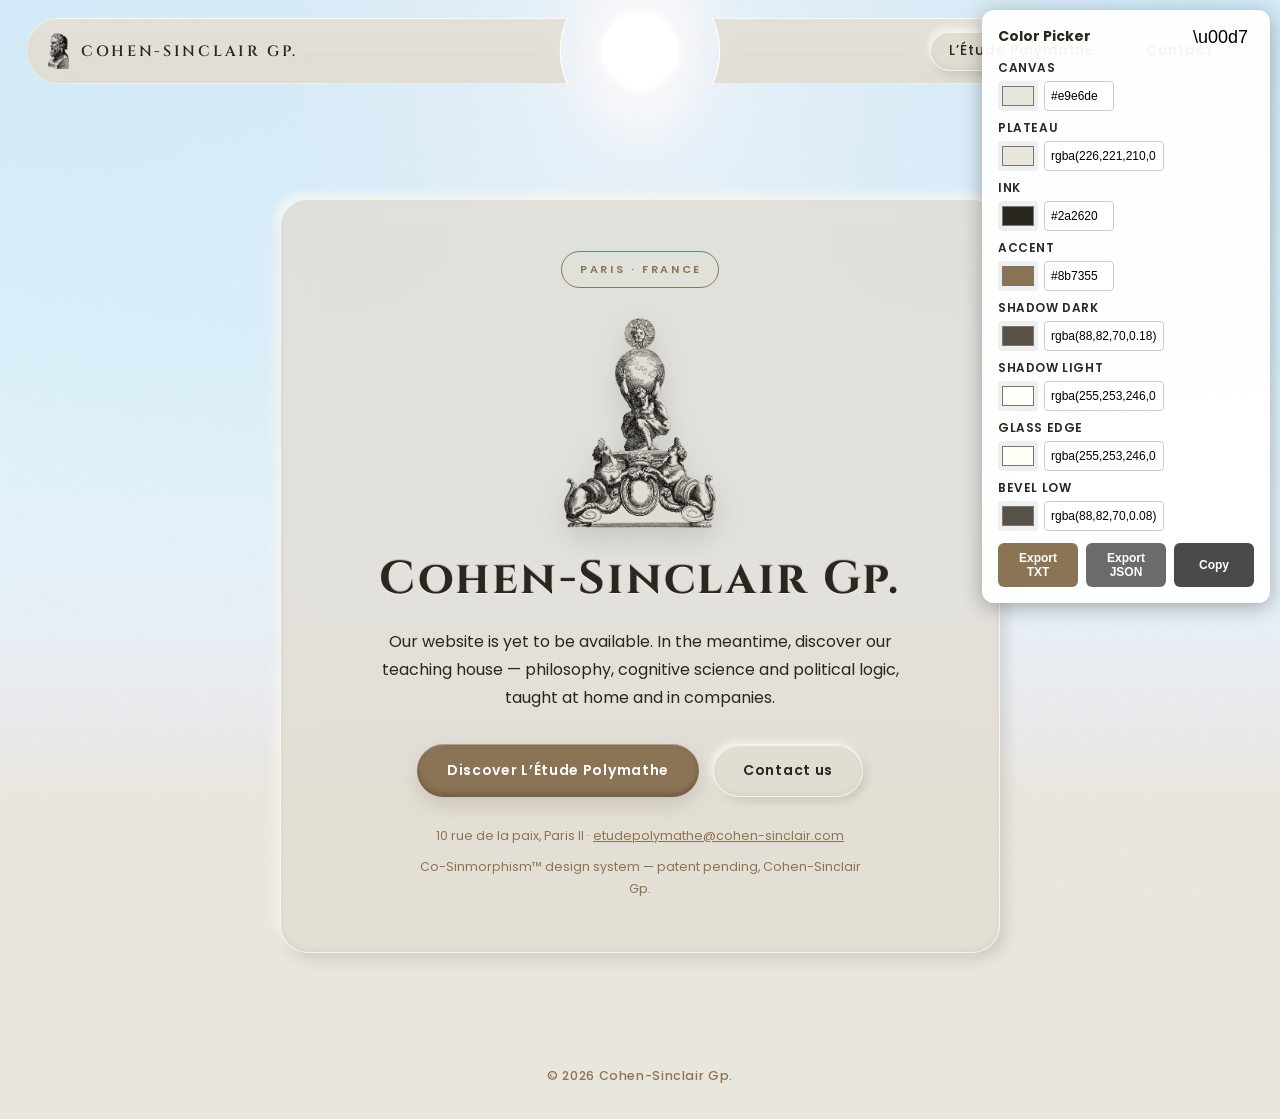
<file: index.html>
<!DOCTYPE html>
<html lang="en" data-theme="light">
<head>
<meta charset="utf-8">
<meta name="viewport" content="width=device-width, initial-scale=1">
<link href="https://fonts.googleapis.com/css2?family=Poppins:wght@400;500;600;700&display=swap" rel="stylesheet">
<link href="https://fonts.googleapis.com/css2?family=Cinzel:wght@500;600;700&display=swap" rel="stylesheet">
<link href="css/styles.css" rel="stylesheet">
<title>Cohen-Sinclair Gp.</title>
<meta name="description" content="Cohen-Sinclair Gp. — philosophy, cognitive science and political logic, taught at home and in companies.">
</head>
<body>
<div id="color-picker" style="position:fixed;top:10px;right:10px;z-index:1000;background:rgba(255,255,255,0.95);border-radius:12px;padding:16px;box-shadow:0 4px 20px rgba(0,0,0,0.3);max-width:380px;font-family:Poppins,ui-sans-serif,system-ui,sans-serif;font-size:13px;line-height:1.5;">
  <div style="display:flex;justify-content:space-between;align-items:center;margin-bottom:12px;">
    <strong style="font-size:14px;">Color Picker</strong>
    <button onclick="document.getElementById('color-picker').style.display='none'" style="background:none;border:none;cursor:pointer;font-size:18px;line-height:1;">\u00d7</button>
  </div>
  <div id="color-categories">
    <div class="color-category" style="display:flex;flex-direction:column;gap:4px;margin-bottom:8px;">
      <label style="font-weight:600;font-size:12px;text-transform:uppercase;letter-spacing:.05em;">Canvas</label>
      <div style="display:flex;gap:6px;">
        <input type="color" data-prop="canvas" value="#e9e6de" oninput="updateColor(this)" style="width:40px;height:30px;border:none;border-radius:4px;cursor:pointer;">
        <input type="text" data-prop="canvas" value="#e9e6de" oninput="updateColorFromText(this)" style="width:70px;padding:4px 6px;border:1px solid #ccc;border-radius:4px;font-size:12px;">
      </div>
    </div>
    <div class="color-category" style="display:flex;flex-direction:column;gap:4px;margin-bottom:8px;">
      <label style="font-weight:600;font-size:12px;text-transform:uppercase;letter-spacing:.05em;">Plateau</label>
      <div style="display:flex;gap:6px;">
        <input type="color" data-prop="plateau" value="#e9e6de" oninput="updateColor(this)" style="width:40px;height:30px;border:none;border-radius:4px;cursor:pointer;">
        <input type="text" data-prop="plateau" value="rgba(226,221,210,0.78)" oninput="updateColorFromText(this)" style="width:120px;padding:4px 6px;border:1px solid #ccc;border-radius:4px;font-size:12px;">
      </div>
    </div>
    <div class="color-category" style="display:flex;flex-direction:column;gap:4px;margin-bottom:8px;">
      <label style="font-weight:600;font-size:12px;text-transform:uppercase;letter-spacing:.05em;">Ink</label>
      <div style="display:flex;gap:6px;">
        <input type="color" data-prop="ink" value="#2a2620" oninput="updateColor(this)" style="width:40px;height:30px;border:none;border-radius:4px;cursor:pointer;">
        <input type="text" data-prop="ink" value="#2a2620" oninput="updateColorFromText(this)" style="width:70px;padding:4px 6px;border:1px solid #ccc;border-radius:4px;font-size:12px;">
      </div>
    </div>
    <div class="color-category" style="display:flex;flex-direction:column;gap:4px;margin-bottom:8px;">
      <label style="font-weight:600;font-size:12px;text-transform:uppercase;letter-spacing:.05em;">Accent</label>
      <div style="display:flex;gap:6px;">
        <input type="color" data-prop="blue" value="#8b7355" oninput="updateColor(this)" style="width:40px;height:30px;border:none;border-radius:4px;cursor:pointer;">
        <input type="text" data-prop="blue" value="#8b7355" oninput="updateColorFromText(this)" style="width:70px;padding:4px 6px;border:1px solid #ccc;border-radius:4px;font-size:12px;">
      </div>
    </div>
    <div class="color-category" style="display:flex;flex-direction:column;gap:4px;margin-bottom:8px;">
      <label style="font-weight:600;font-size:12px;text-transform:uppercase;letter-spacing:.05em;">Shadow Dark</label>
      <div style="display:flex;gap:6px;">
        <input type="color" data-prop="sh-dark" value="#585246" oninput="updateColor(this)" style="width:40px;height:30px;border:none;border-radius:4px;cursor:pointer;">
        <input type="text" data-prop="sh-dark" value="rgba(88,82,70,0.18)" oninput="updateColorFromText(this)" style="width:120px;padding:4px 6px;border:1px solid #ccc;border-radius:4px;font-size:12px;">
      </div>
    </div>
    <div class="color-category" style="display:flex;flex-direction:column;gap:4px;margin-bottom:8px;">
      <label style="font-weight:600;font-size:12px;text-transform:uppercase;letter-spacing:.05em;">Shadow Light</label>
      <div style="display:flex;gap:6px;">
        <input type="color" data-prop="sh-light" value="#fefdf6" oninput="updateColor(this)" style="width:40px;height:30px;border:none;border-radius:4px;cursor:pointer;">
        <input type="text" data-prop="sh-light" value="rgba(255,253,246,0.8)" oninput="updateColorFromText(this)" style="width:120px;padding:4px 6px;border:1px solid #ccc;border-radius:4px;font-size:12px;">
      </div>
    </div>
    <div class="color-category" style="display:flex;flex-direction:column;gap:4px;margin-bottom:8px;">
      <label style="font-weight:600;font-size:12px;text-transform:uppercase;letter-spacing:.05em;">Glass Edge</label>
      <div style="display:flex;gap:6px;">
        <input type="color" data-prop="glass-edge" value="#fefdf6" oninput="updateColor(this)" style="width:40px;height:30px;border:none;border-radius:4px;cursor:pointer;">
        <input type="text" data-prop="glass-edge" value="rgba(255,253,246,0.65)" oninput="updateColorFromText(this)" style="width:120px;padding:4px 6px;border:1px solid #ccc;border-radius:4px;font-size:12px;">
      </div>
    </div>
    <div class="color-category" style="display:flex;flex-direction:column;gap:4px;margin-bottom:8px;">
      <label style="font-weight:600;font-size:12px;text-transform:uppercase;letter-spacing:.05em;">Bevel Low</label>
      <div style="display:flex;gap:6px;">
        <input type="color" data-prop="bevel-lo" value="#585246" oninput="updateColor(this)" style="width:40px;height:30px;border:none;border-radius:4px;cursor:pointer;">
        <input type="text" data-prop="bevel-lo" value="rgba(88,82,70,0.08)" oninput="updateColorFromText(this)" style="width:120px;padding:4px 6px;border:1px solid #ccc;border-radius:4px;font-size:12px;">
      </div>
    </div>
    <div style="display:flex;gap:8px;margin-top:12px;">
      <button onclick="exportColors('txt')" style="flex:1;padding:8px 12px;background:#8b7355;color:white;border:none;border-radius:6px;cursor:pointer;font-size:12px;font-weight:600;">Export TXT</button>
      <button onclick="exportColors('json')" style="flex:1;padding:8px 12px;background:#6b6b6b;color:white;border:none;border-radius:6px;cursor:pointer;font-size:12px;font-weight:600;">Export JSON</button>
      <button onclick="copyColors()" style="flex:1;padding:8px 12px;background:#4a4a4a;color:white;border:none;border-radius:6px;cursor:pointer;font-size:12px;font-weight:600;">Copy</button>
    </div>
  </div>
</div>
<canvas id="sky"></canvas>
<header id="nav">
  <div class="bar" id="barL"><svg class="bevel" aria-hidden="true"><path class="edge" d=""/><path class="arc" d=""/></svg><div class="brand"><img class="logo" src="aristotle-logo.png" alt=""><span id="brandName">Cohen-Sinclair Gp.</span></div></div>
  <div class="sun-gap" aria-hidden="true"></div>
  <div class="bar" id="barR"><svg class="bevel" aria-hidden="true"><path class="edge" d=""/><path class="arc" d=""/></svg><nav class="links"><a href="etude.html">L’Étude Polymathe</a><a href="mailto:etudepolymathe@cohen-sinclair.com">Contact</a></nav></div>
</header>
<main id="content">
  <div class="hero-space"></div>
  <section class="band-wrap">
    <div class="cta-band">
      <span class="badge">Paris · France</span>
      <div class="mascot wide"><img class="back day" src="atlas-back-day.png" alt=""><img class="back night" src="atlas-back-night.png" alt=""><img class="art" src="atlas-art.png" alt="Atlas, emblem of the house"></div>
      <h1>Cohen-Sinclair Gp.</h1>
      <p>Our website is yet to be available. In the meantime, discover our teaching house — philosophy, cognitive science and political logic, taught at home and in companies.</p>
      <div class="cta-row">
        <a class="btn-primary" href="etude.html">Discover L’Étude Polymathe</a>
        <a class="btn-secondary" href="mailto:etudepolymathe@cohen-sinclair.com">Contact us</a>
      </div>
      <p class="band-small">10 rue de la paix, Paris II · <a href="mailto:etudepolymathe@cohen-sinclair.com">etudepolymathe@cohen-sinclair.com</a></p>
      <p class="band-small">Co-Sinmorphism™ design system — patent pending, Cohen-Sinclair Gp.</p>
    </div>
  </section>
  <footer class="site-foot"><div>© 2026 Cohen-Sinclair Gp.</div></footer>
</main>
<div id="errbox"></div>
<div id="fatal"></div>
<script src="js/main.js"></script>
<script>
function updateColor(input) {
  var prop = input.dataset.prop;
  var value = input.value;
  document.documentElement.style.setProperty('--' + prop, value);
  var textInput = document.querySelector('input[data-prop="' + prop + '"][type="text"]');
  if (textInput) textInput.value = value;
}
function updateColorFromText(input) {
  var prop = input.dataset.prop;
  var value = input.value;
  document.documentElement.style.setProperty('--' + prop, value);
  var colorInput = document.querySelector('input[data-prop="' + prop + '"][type="color"]');
  if (colorInput) colorInput.value = value;
}
function getCurrentColors() {
  var root = document.documentElement;
  var colors = {};
  var props = ['canvas','plateau','ink','blue','sh-dark','sh-light','glass-edge','bevel-lo','ink-soft','on-accent','arc-light','logo-inv'];
  for(var i=0;i<props.length;i++){
    var prop = props[i];
    colors[prop] = root.style.getPropertyValue('--' + prop) || getComputedStyle(root).getPropertyValue('--' + prop).trim();
  }
  return colors;
}
function exportColors(format) {
  var colors = getCurrentColors();
  var output, blob, url, a;
  if (format === 'json') {
    output = JSON.stringify(colors, null, 2);
  } else {
    output = '';
    for(var k in colors) output += '--' + k + ': ' + colors[k] + ';\n';
  }
  blob = new Blob([output], {type: 'text/plain'});
  url = URL.createObjectURL(blob);
  a = document.createElement('a');
  a.href = url;
  a.download = 'colors.' + format;
  a.click();
  URL.revokeObjectURL(url);
}
function copyColors() {
  var colors = getCurrentColors();
  var text = '';
  for(var k in colors) text += '--' + k + ': ' + colors[k] + ';\n';
  navigator.clipboard.writeText(text).then(function() {
    alert('Colors copied to clipboard!');
  });
}
</script>
</body>
</html>
</file>
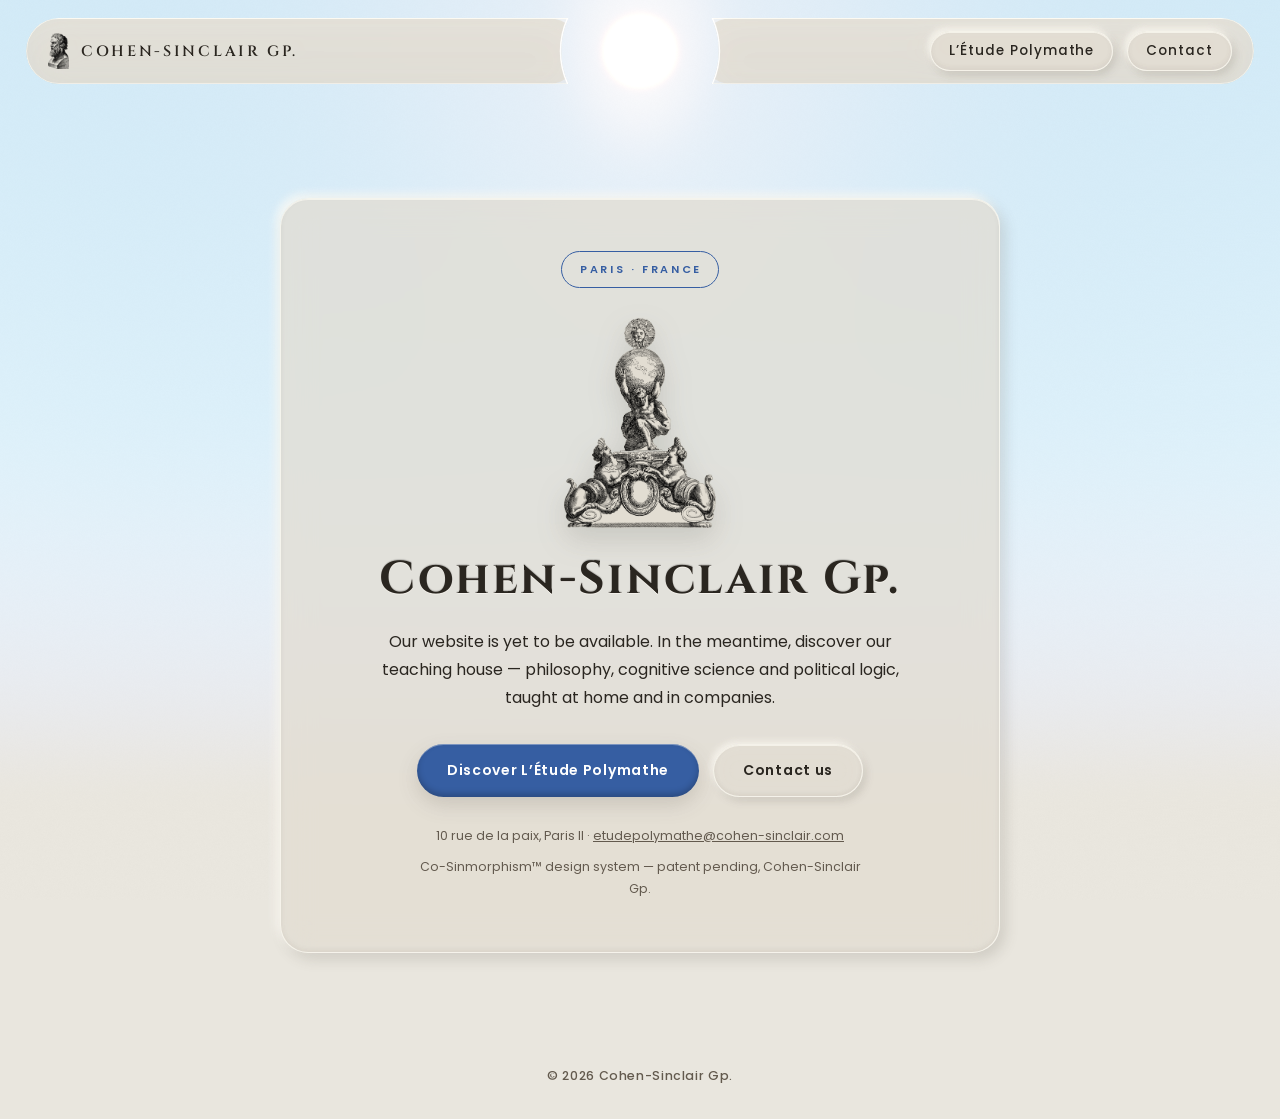
<file: backup/index.html>
<!DOCTYPE html>
<html lang="en" data-theme="light">
<head>
<meta charset="utf-8">
<meta name="viewport" content="width=device-width, initial-scale=1">
<link href="https://fonts.googleapis.com/css2?family=Poppins:wght@400;500;600;700&display=swap" rel="stylesheet">
<link href="https://fonts.googleapis.com/css2?family=Cinzel:wght@500;600;700&display=swap" rel="stylesheet">
<link href="css/styles.css" rel="stylesheet">
<title>Cohen-Sinclair Gp.</title>
<meta name="description" content="Cohen-Sinclair Gp. — philosophy, cognitive science and political logic, taught at home and in companies.">
</head>
<body>
<canvas id="sky"></canvas>
<header id="nav">
  <div class="bar" id="barL"><svg class="bevel" aria-hidden="true"><path class="edge" d=""/><path class="arc" d=""/></svg><div class="brand"><img class="logo" src="aristotle-logo.png" alt=""><span id="brandName">Cohen-Sinclair Gp.</span></div></div>
  <div class="sun-gap" aria-hidden="true"></div>
  <div class="bar" id="barR"><svg class="bevel" aria-hidden="true"><path class="edge" d=""/><path class="arc" d=""/></svg><nav class="links"><a href="etude.html">L’Étude Polymathe</a><a href="mailto:etudepolymathe@cohen-sinclair.com">Contact</a></nav></div>
</header>
<main id="content">
  <div class="hero-space"></div>
  <section class="band-wrap">
    <div class="cta-band">
      <span class="badge">Paris · France</span>
      <div class="mascot wide"><img class="back day" src="atlas-back-day.png" alt=""><img class="back night" src="atlas-back-night.png" alt=""><img class="art" src="atlas-art.png" alt="Atlas, emblem of the house"></div>
      <h1>Cohen-Sinclair Gp.</h1>
      <p>Our website is yet to be available. In the meantime, discover our teaching house — philosophy, cognitive science and political logic, taught at home and in companies.</p>
      <div class="cta-row">
        <a class="btn-primary" href="etude.html">Discover L’Étude Polymathe</a>
        <a class="btn-secondary" href="mailto:etudepolymathe@cohen-sinclair.com">Contact us</a>
      </div>
      <p class="band-small">10 rue de la paix, Paris II · <a href="mailto:etudepolymathe@cohen-sinclair.com">etudepolymathe@cohen-sinclair.com</a></p>
      <p class="band-small">Co-Sinmorphism™ design system — patent pending, Cohen-Sinclair Gp.</p>
    </div>
  </section>
  <footer class="site-foot"><div>© 2026 Cohen-Sinclair Gp.</div></footer>
</main>
<div id="errbox"></div>
<div id="fatal"></div>
<script src="js/main.js"></script>
</body>
</html>
</file>
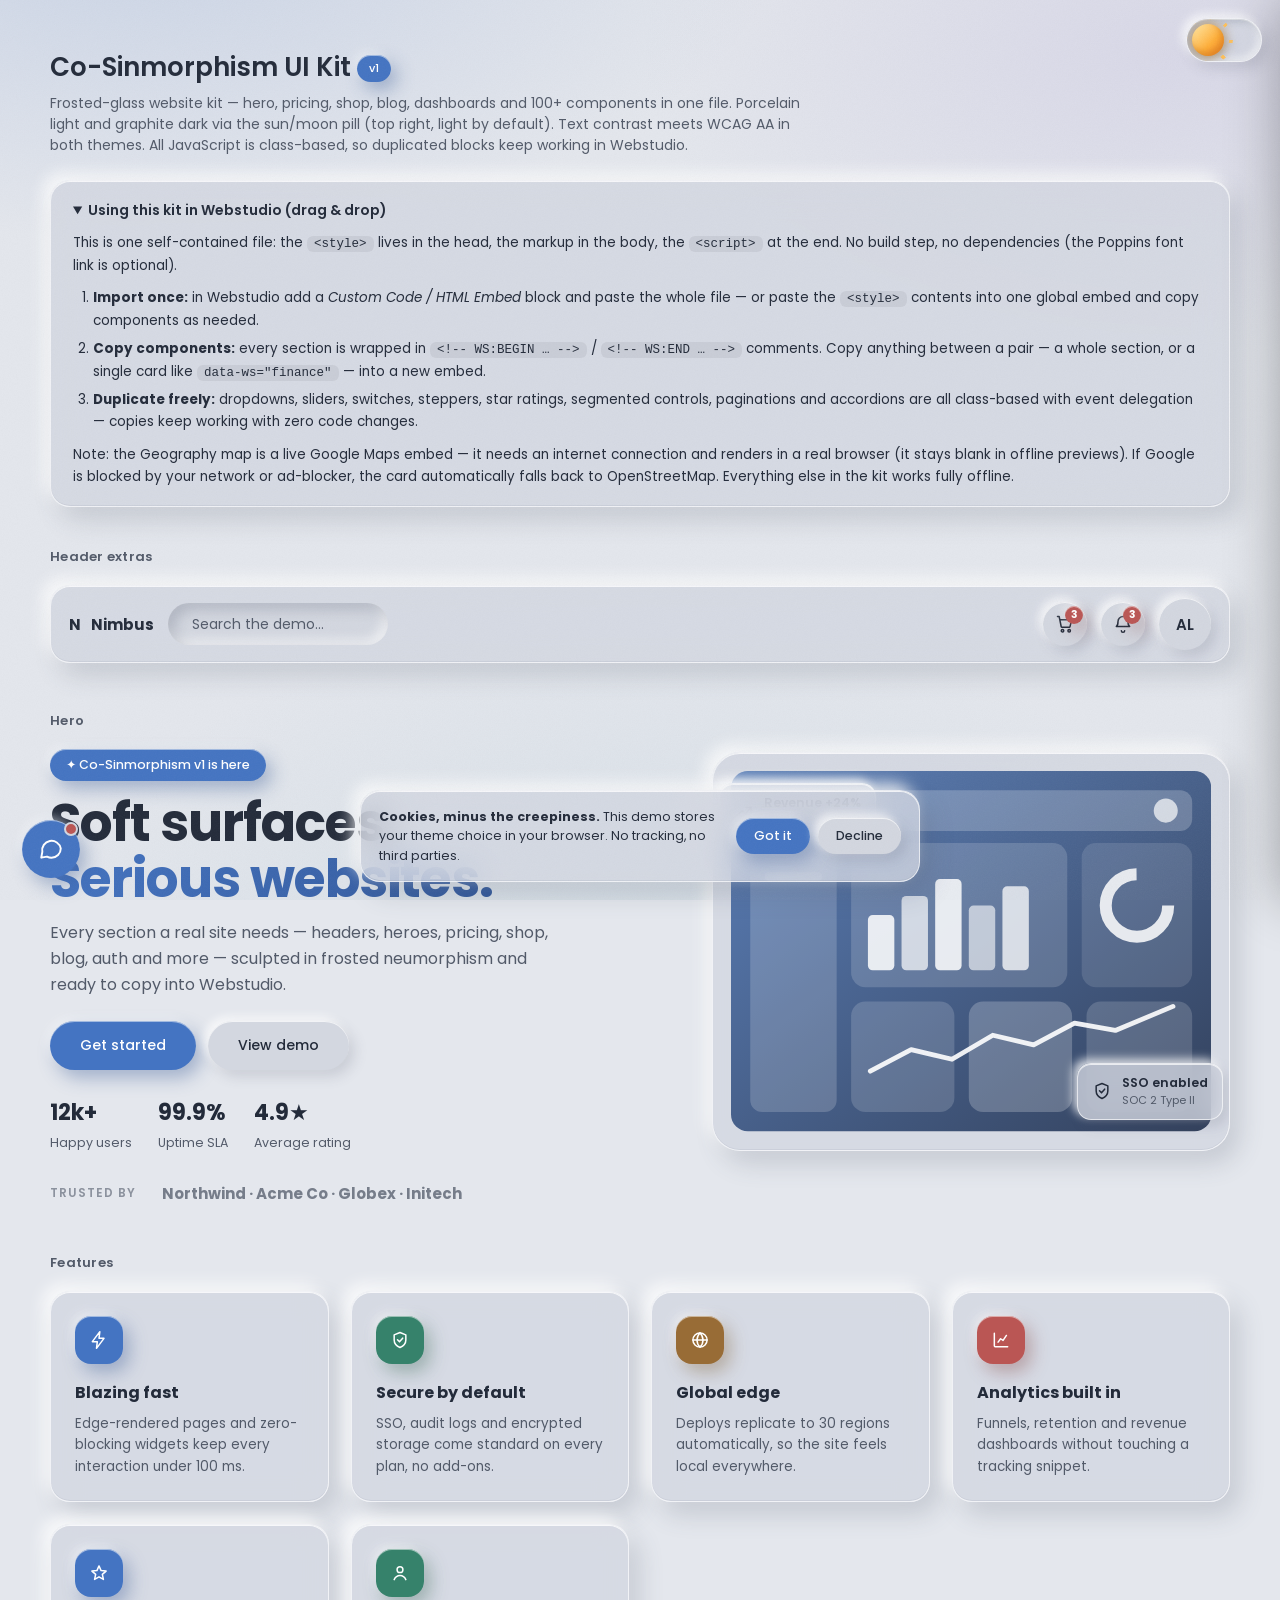
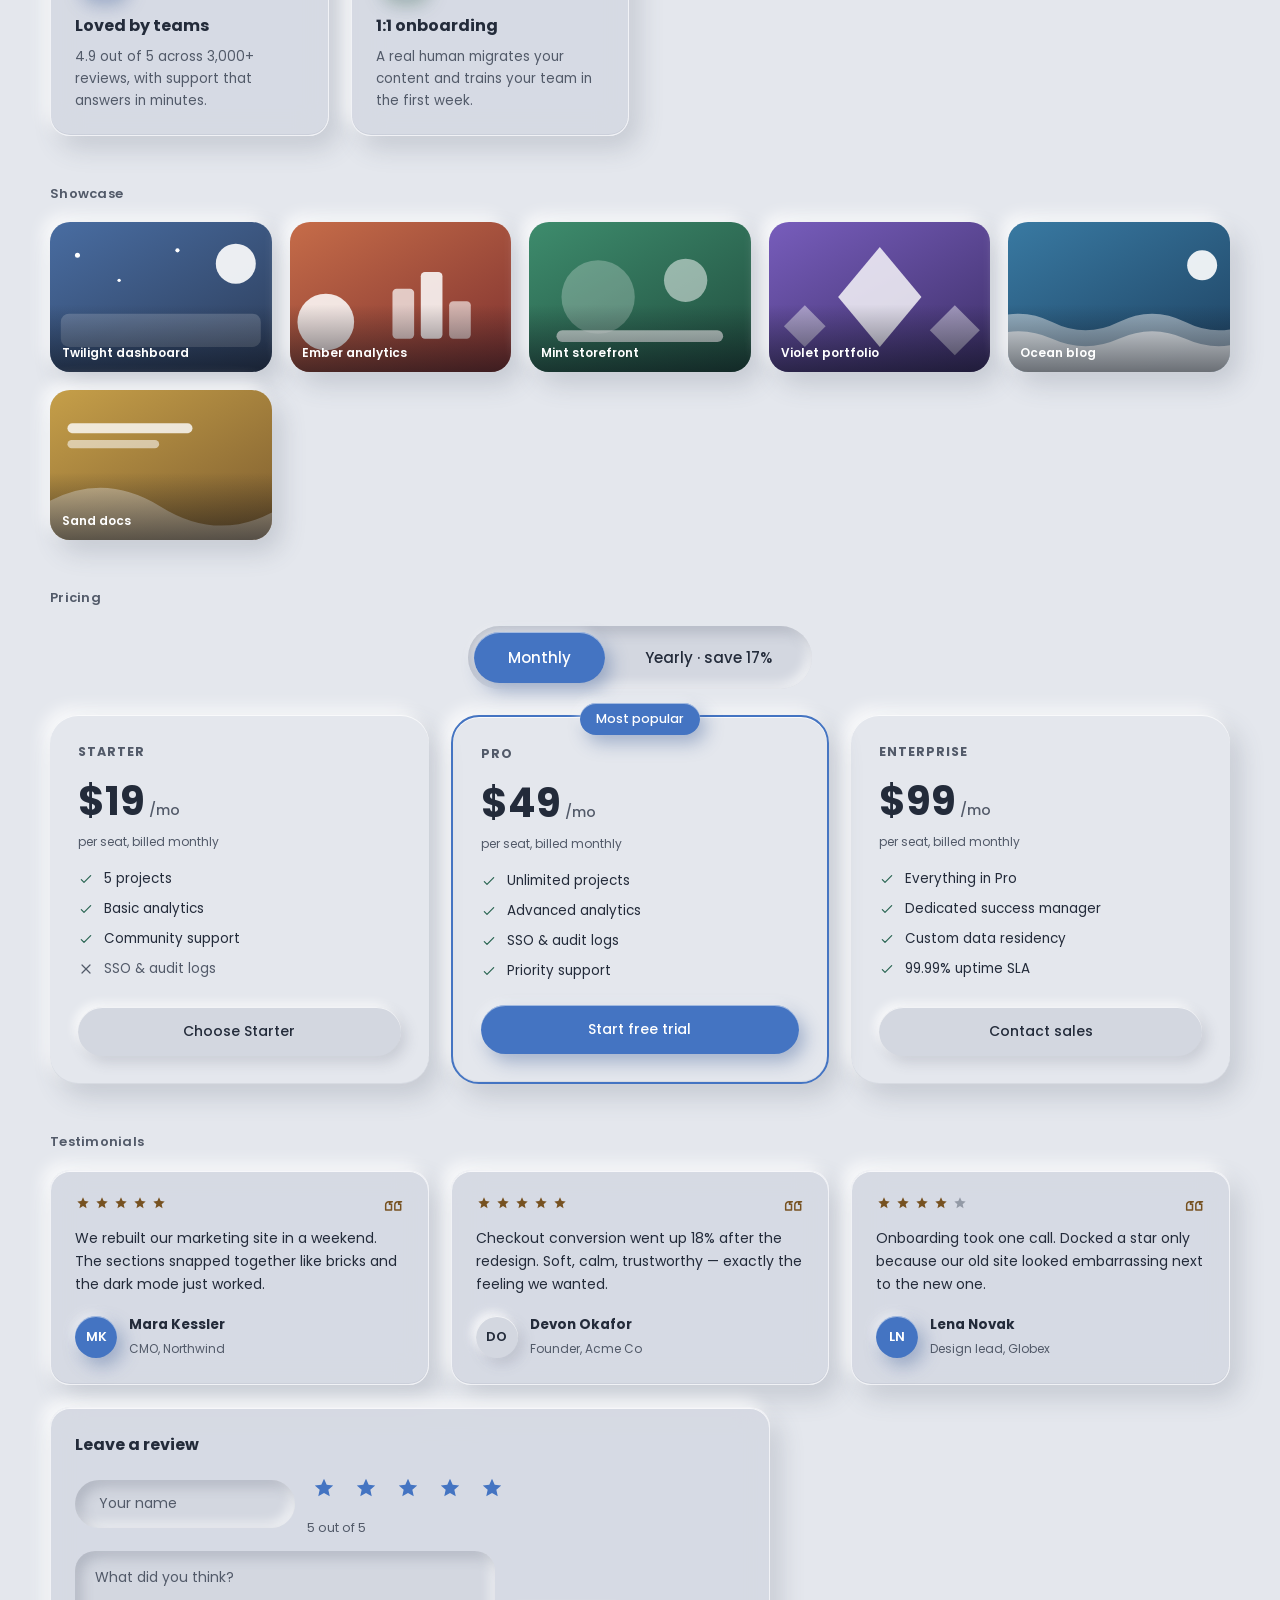
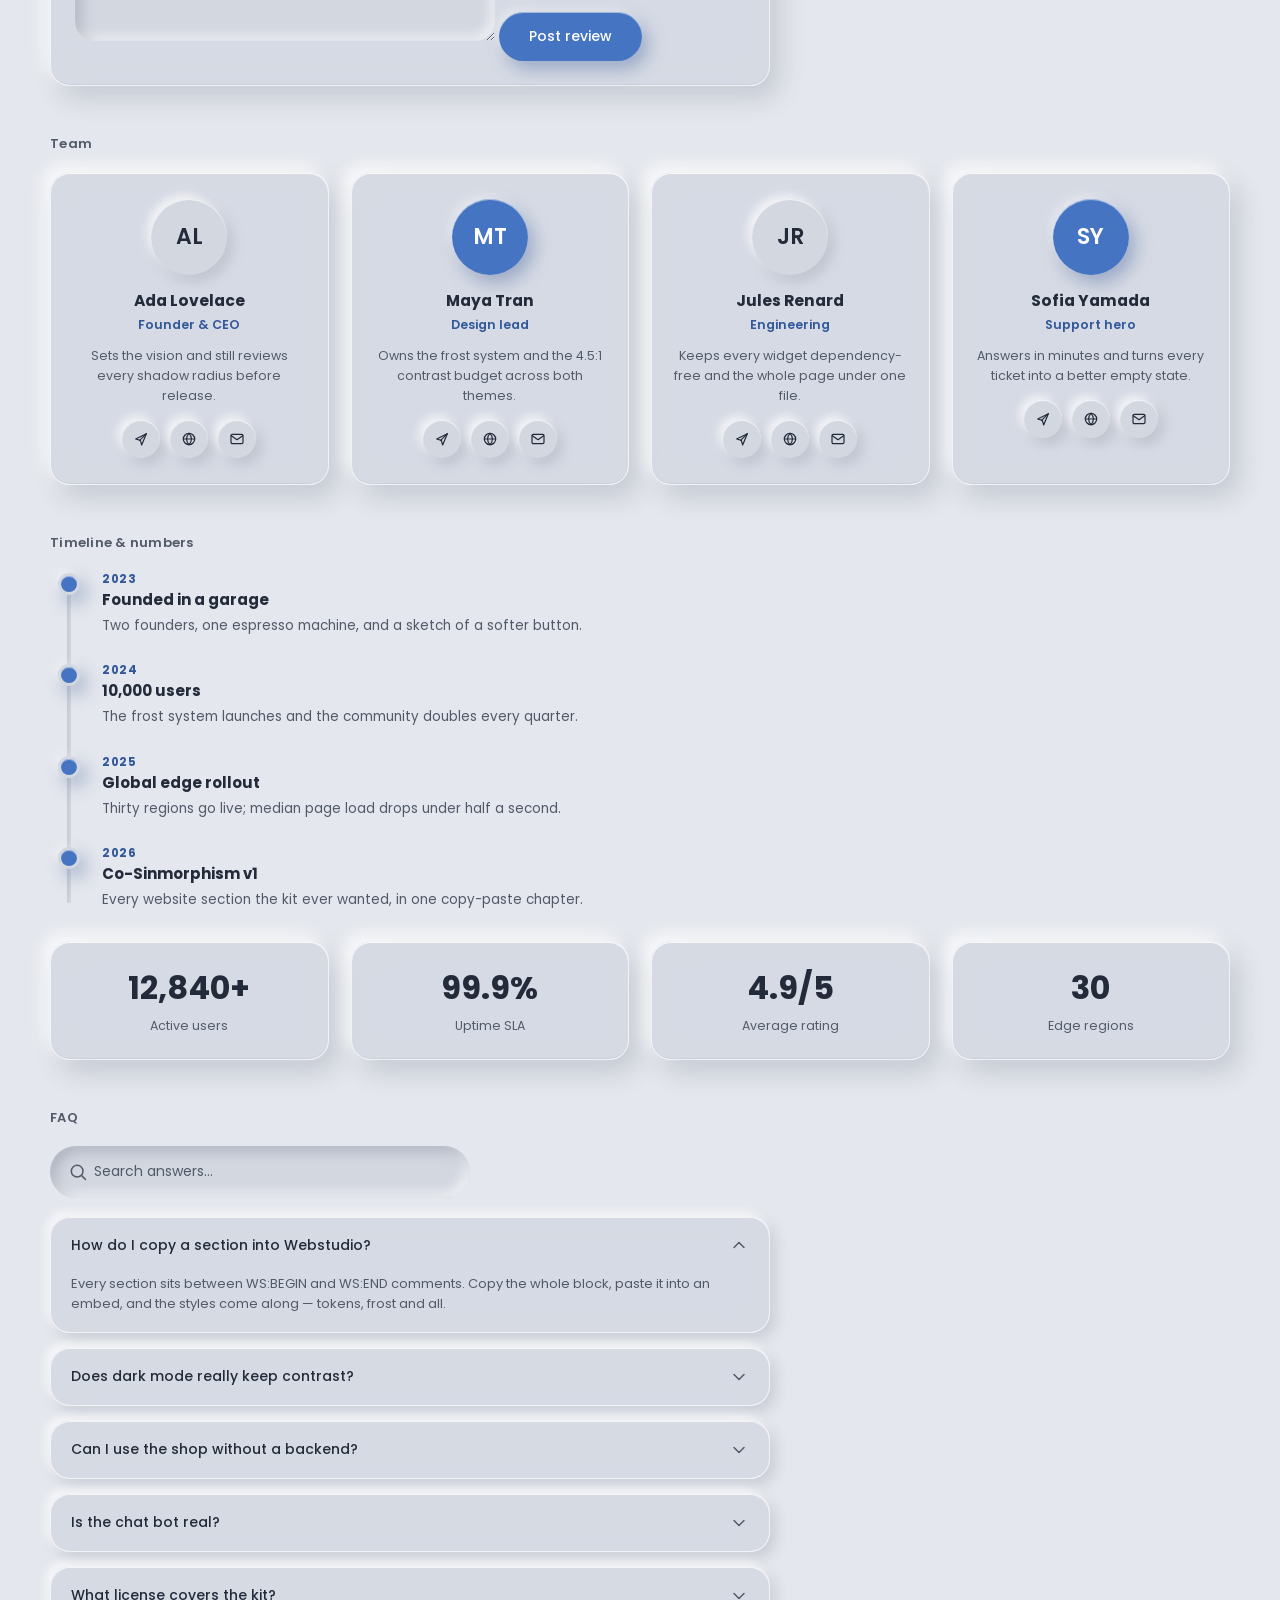
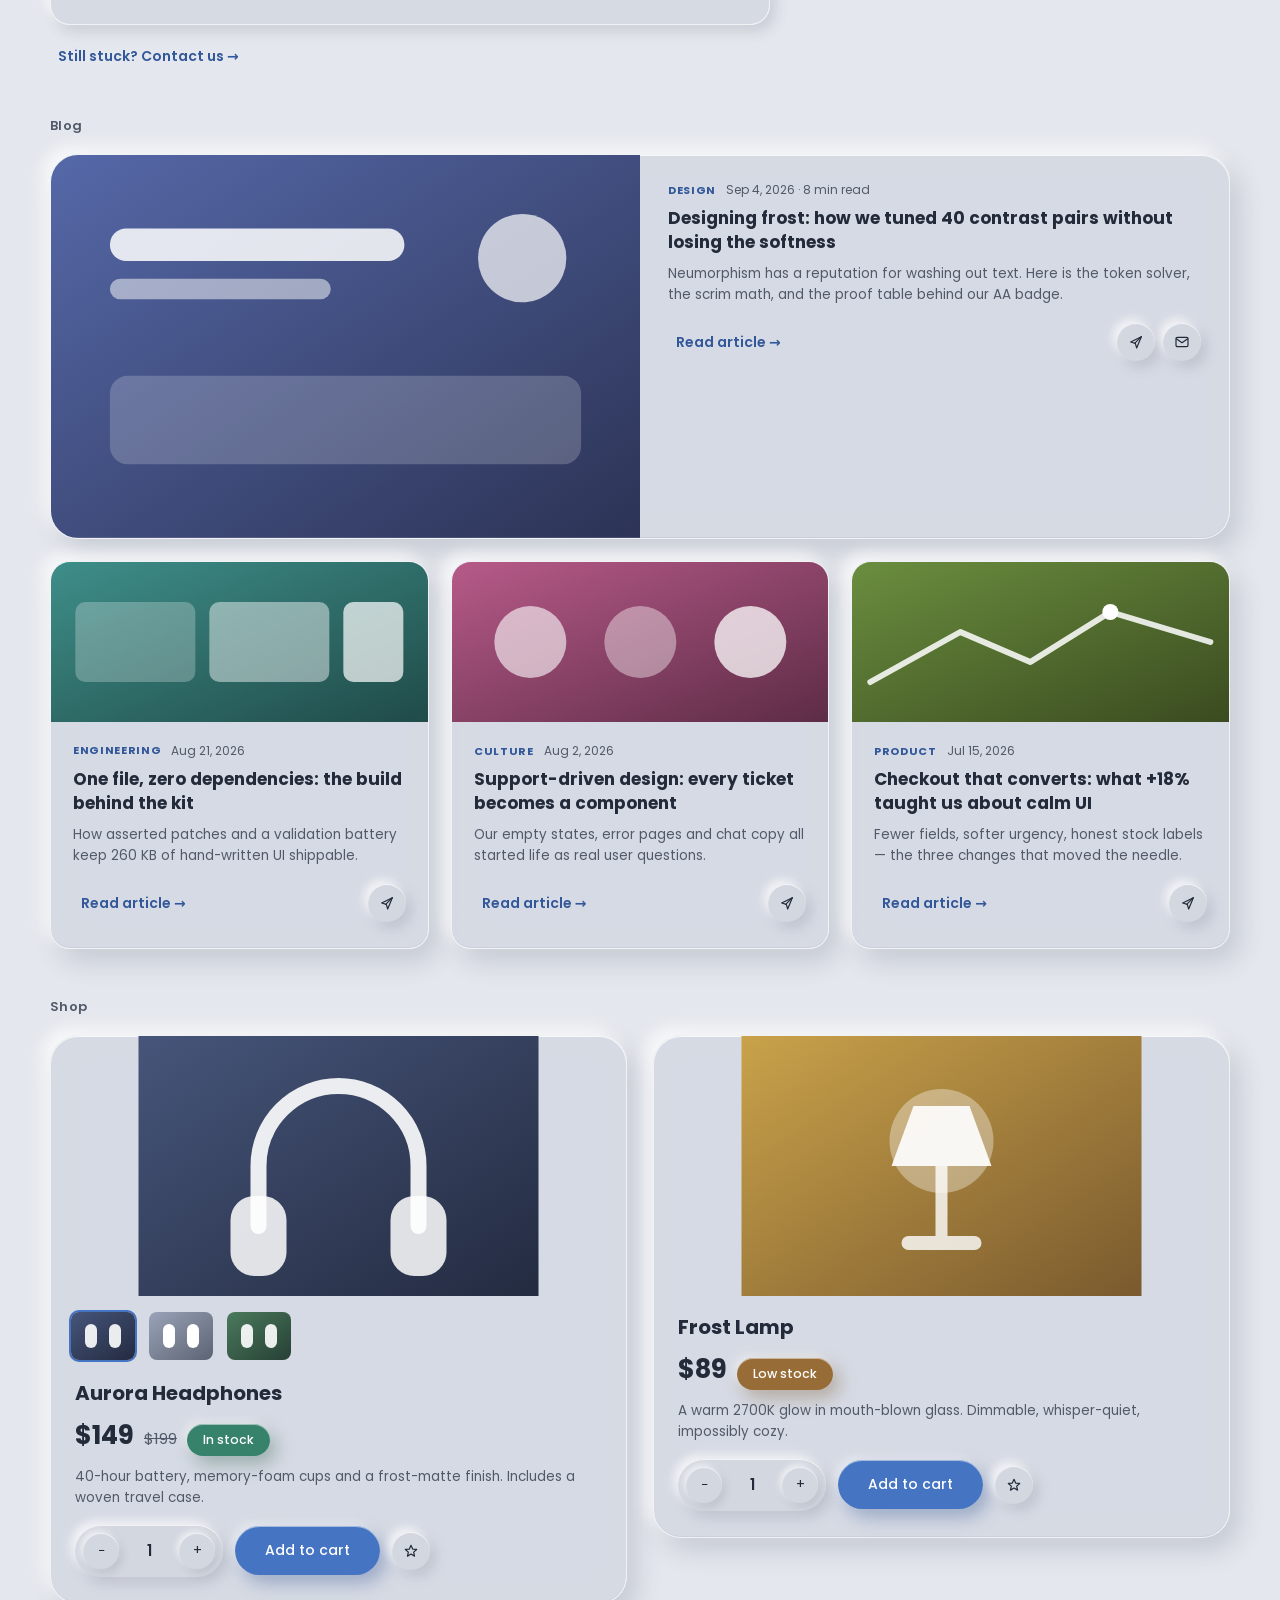
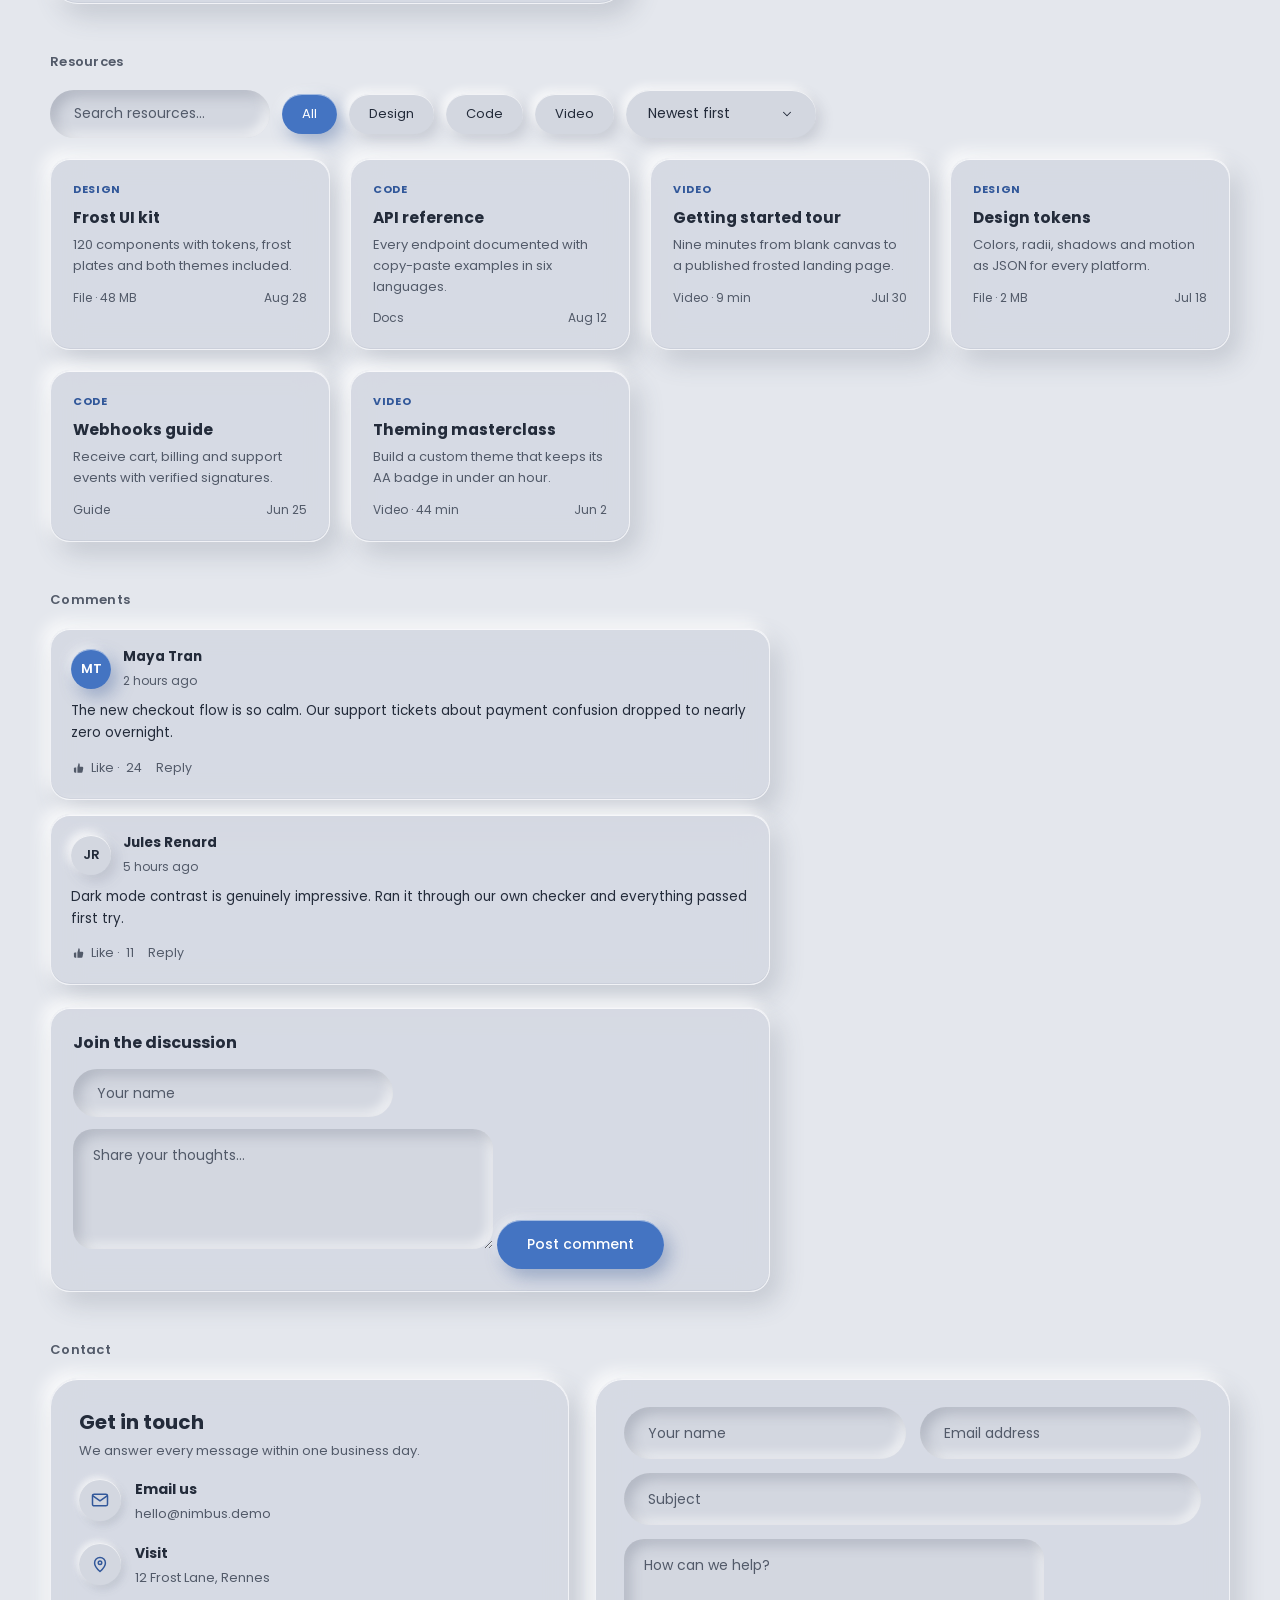
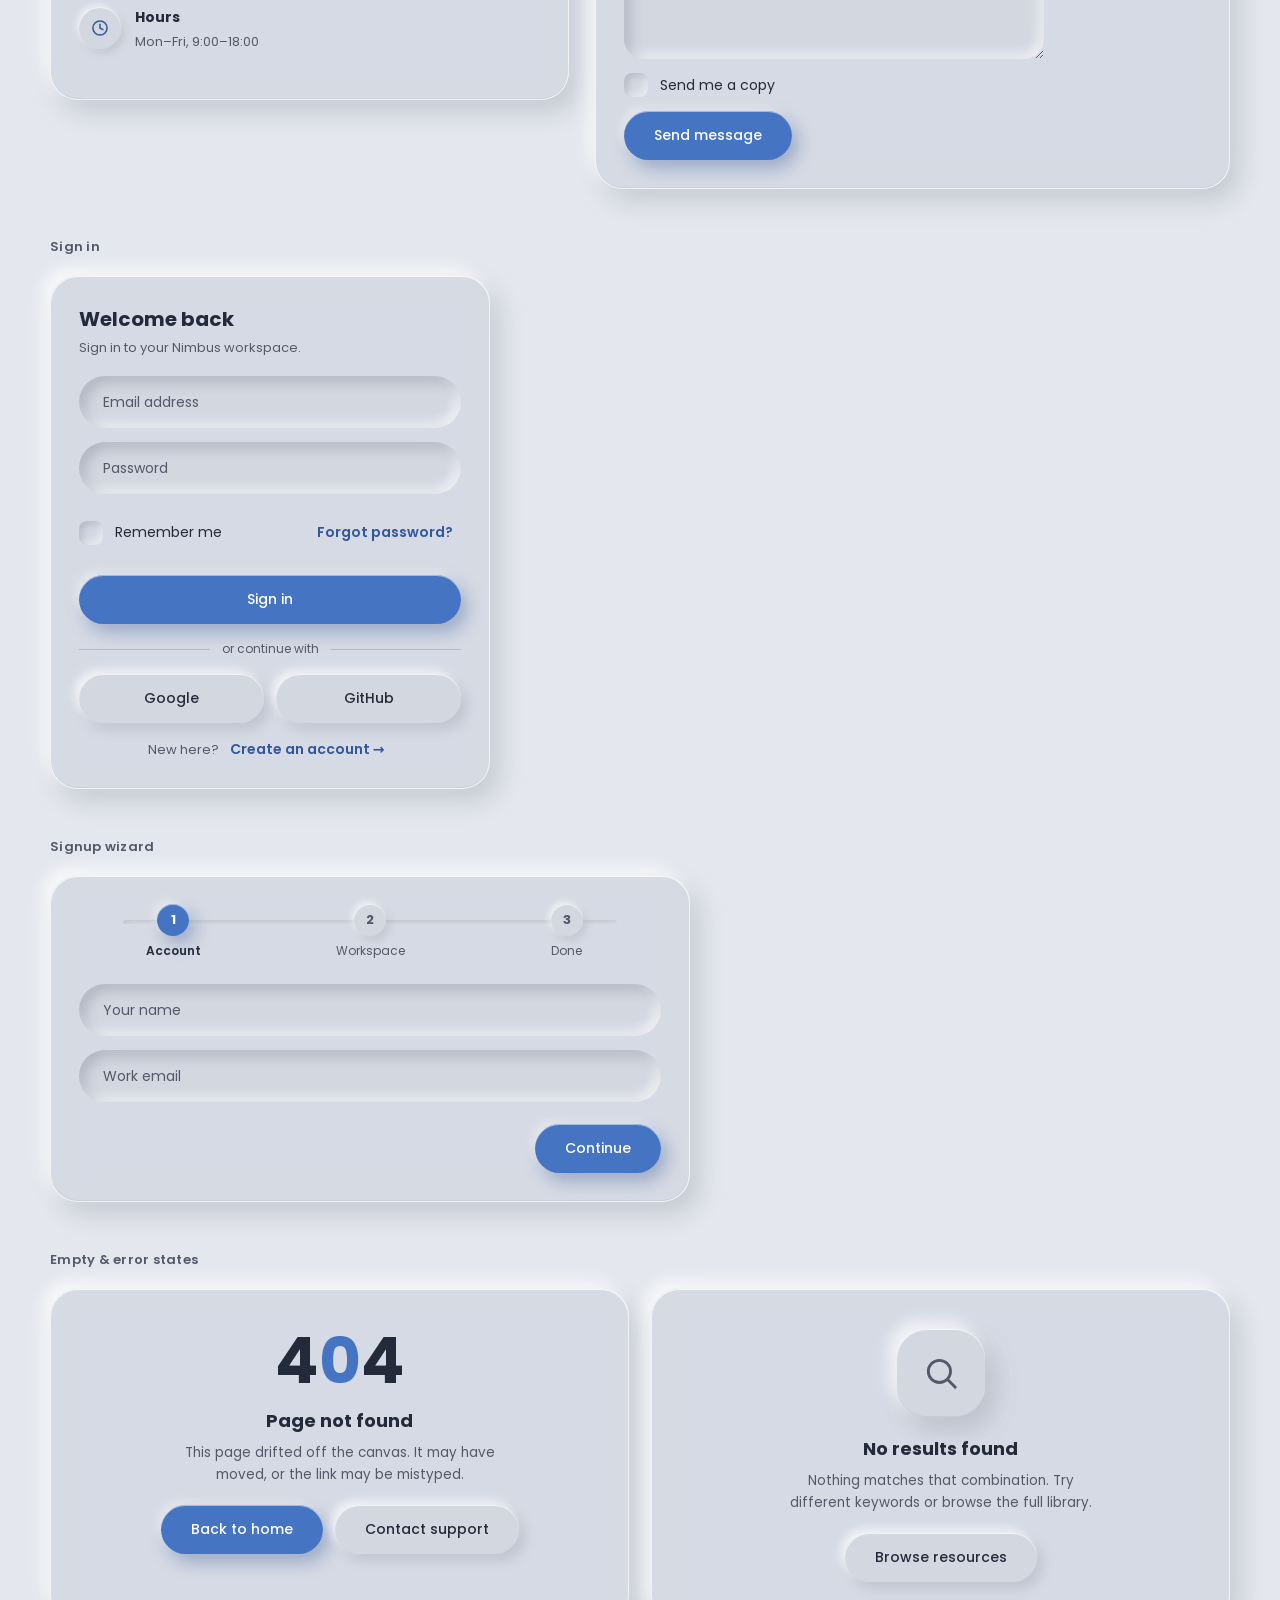
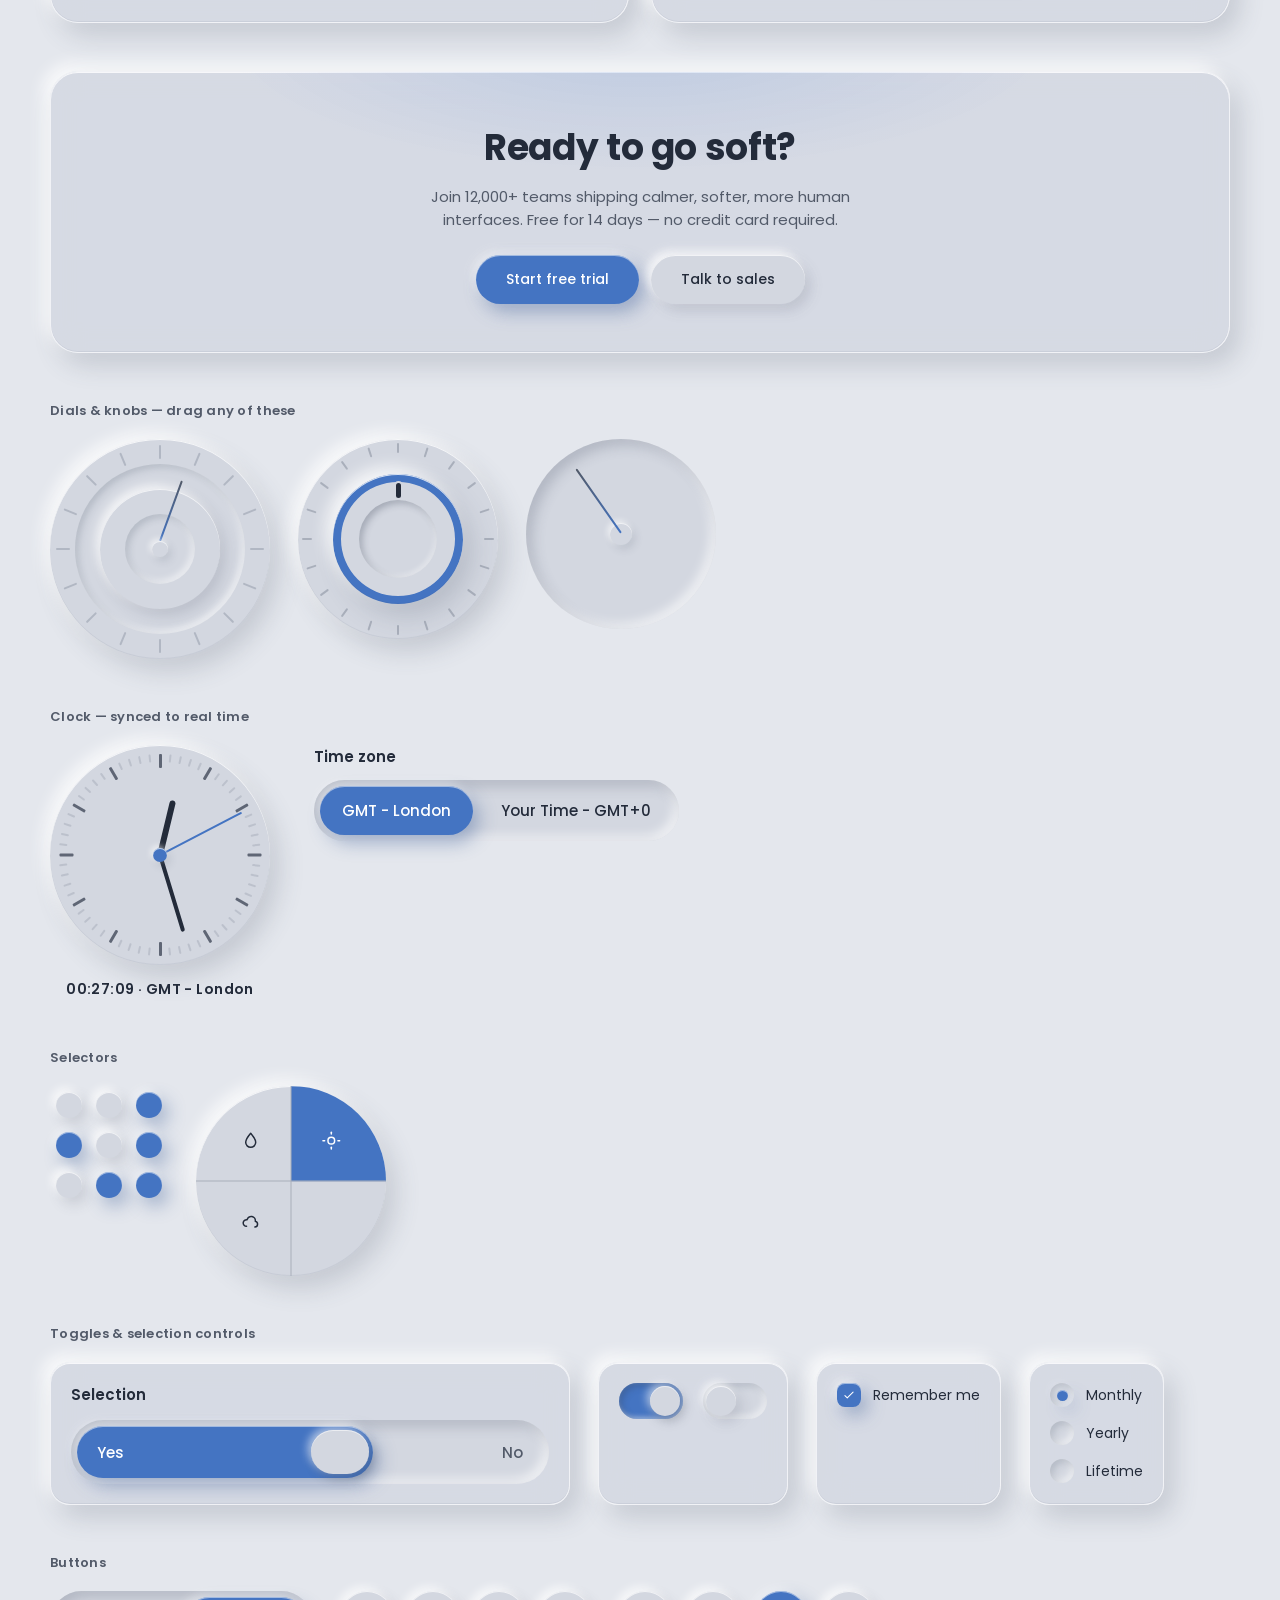
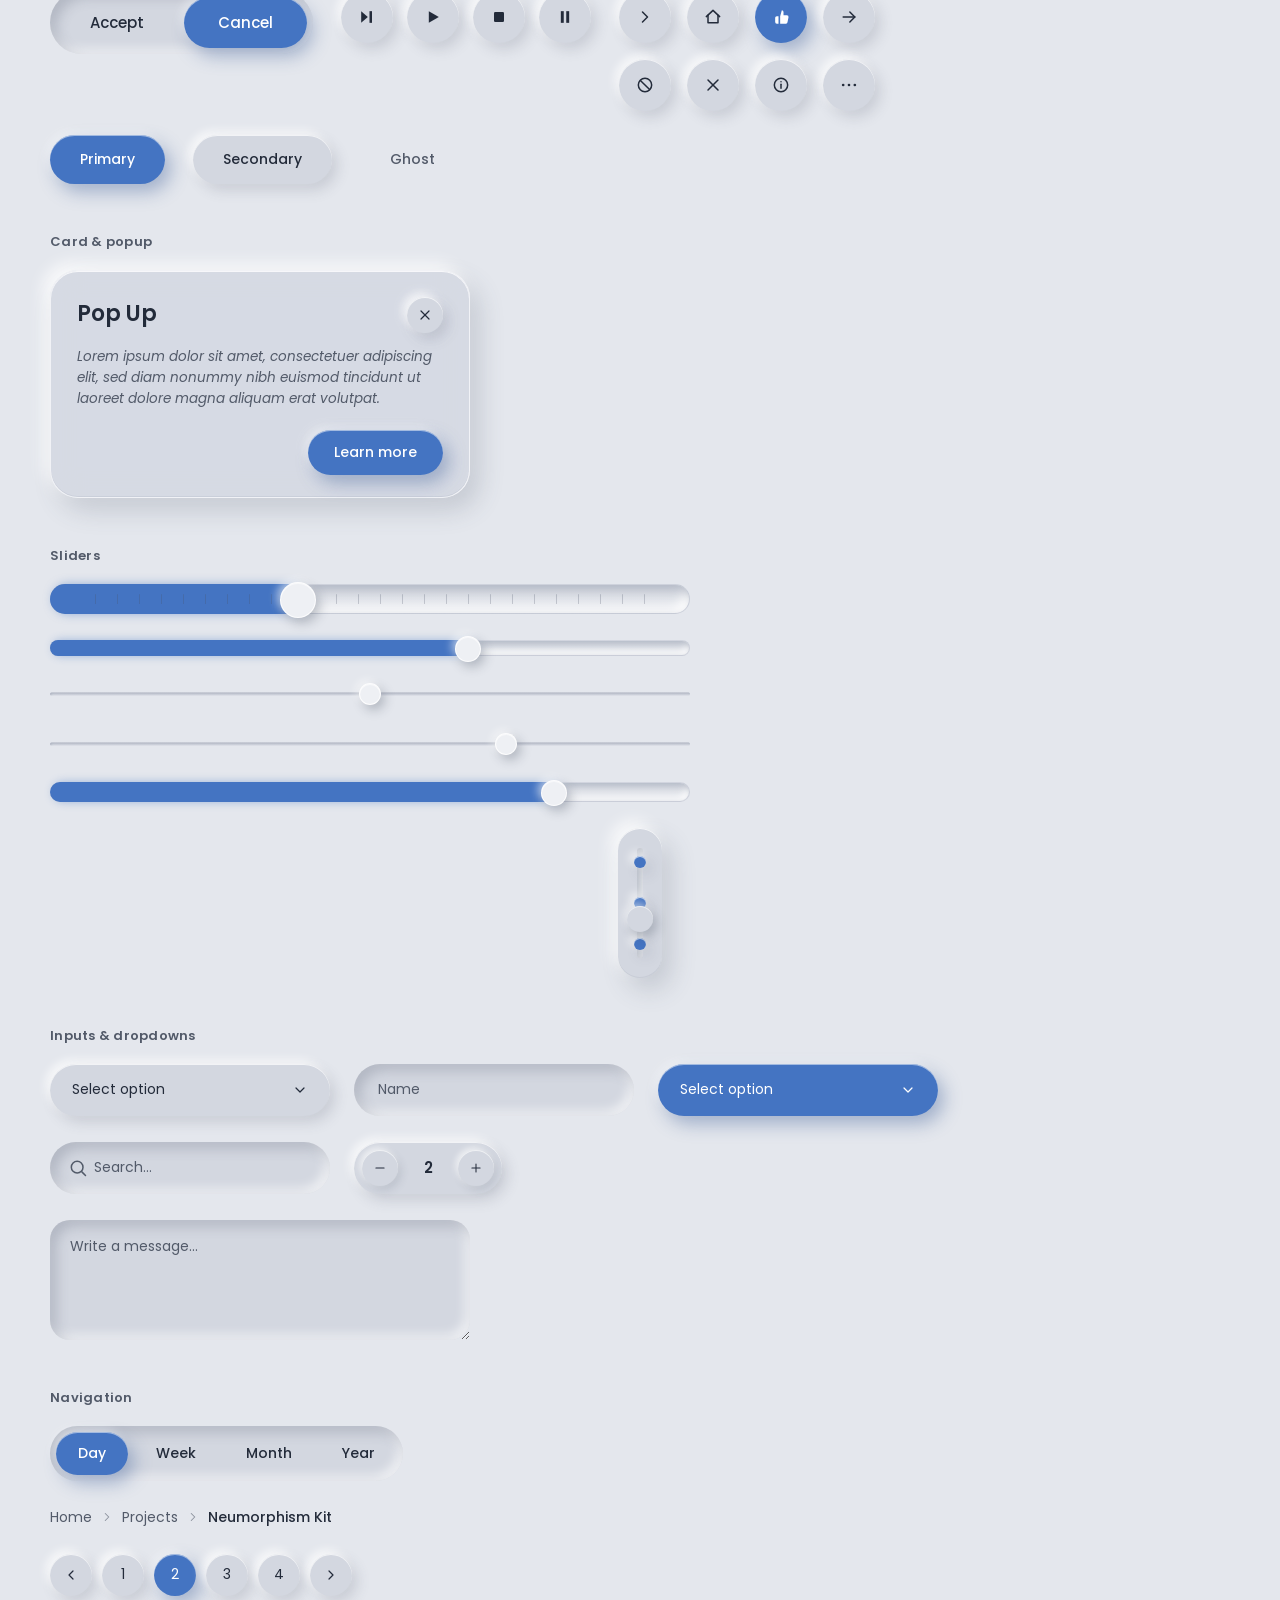
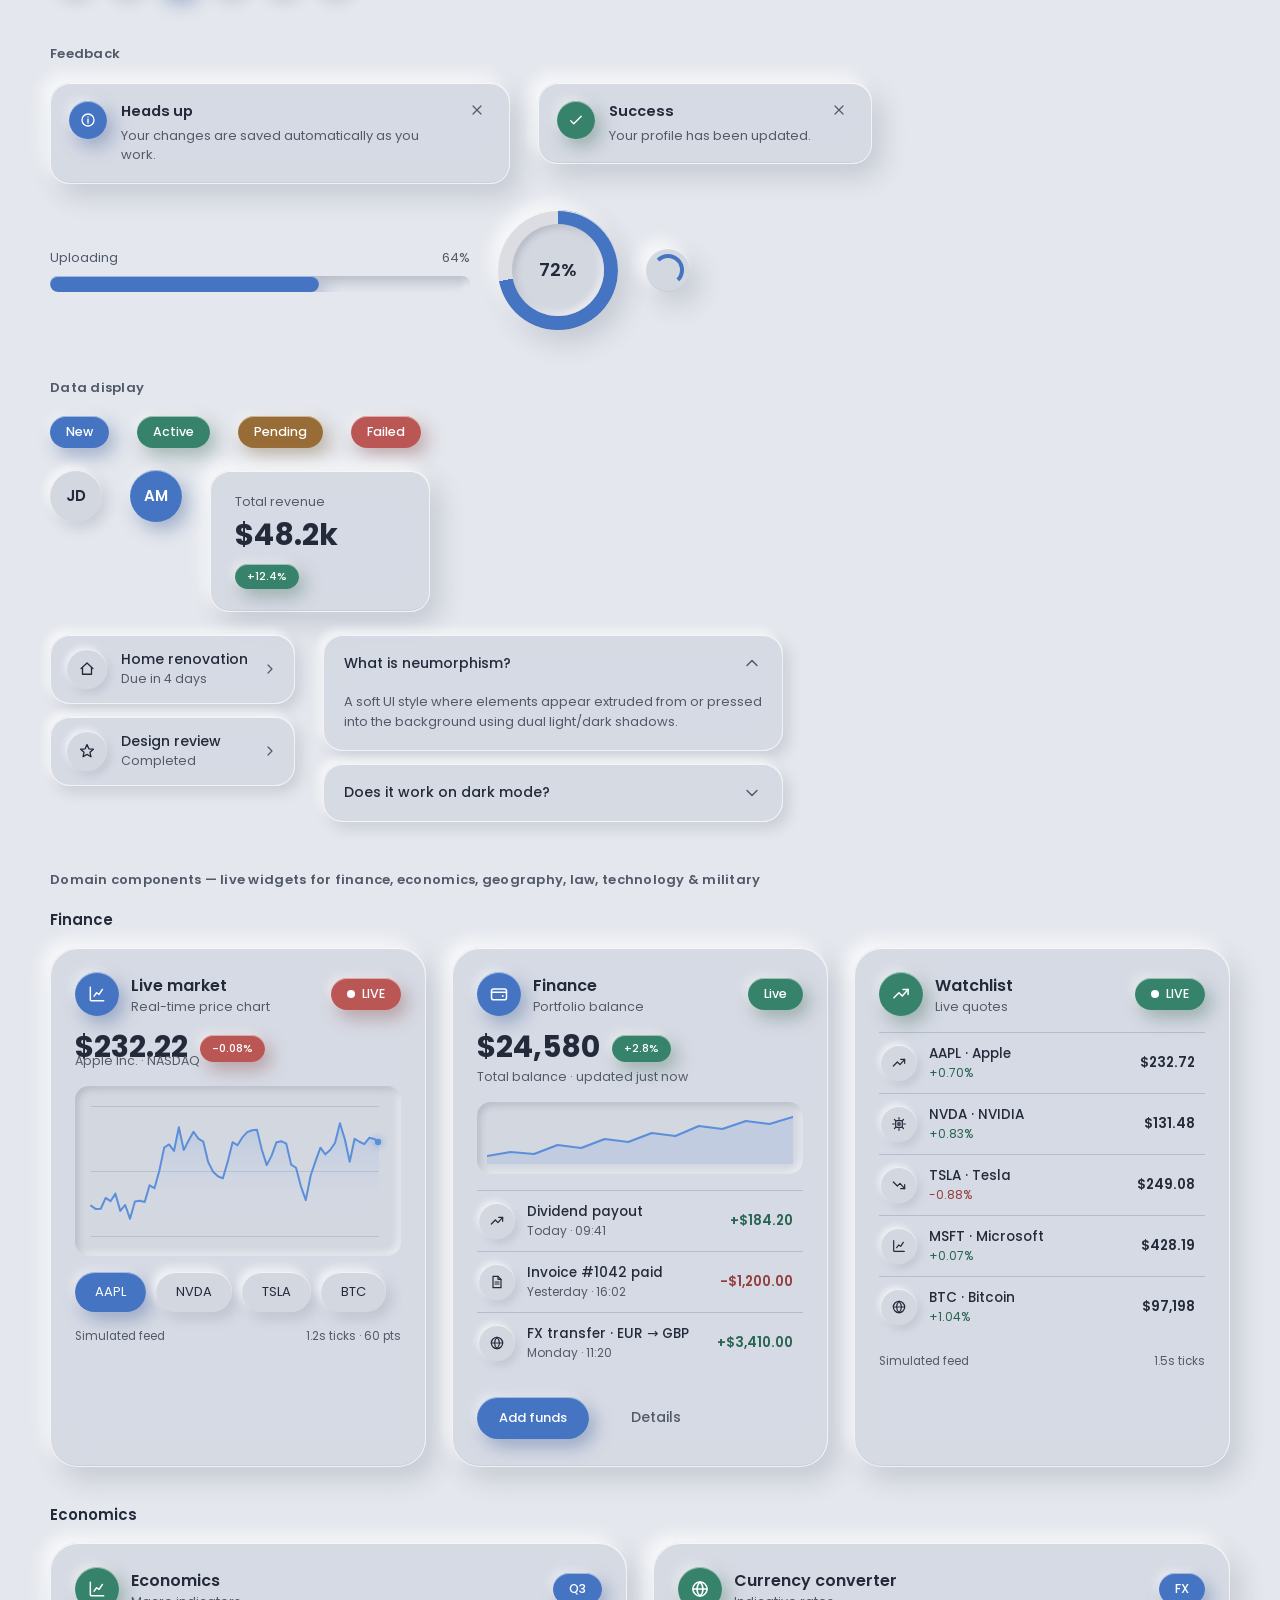
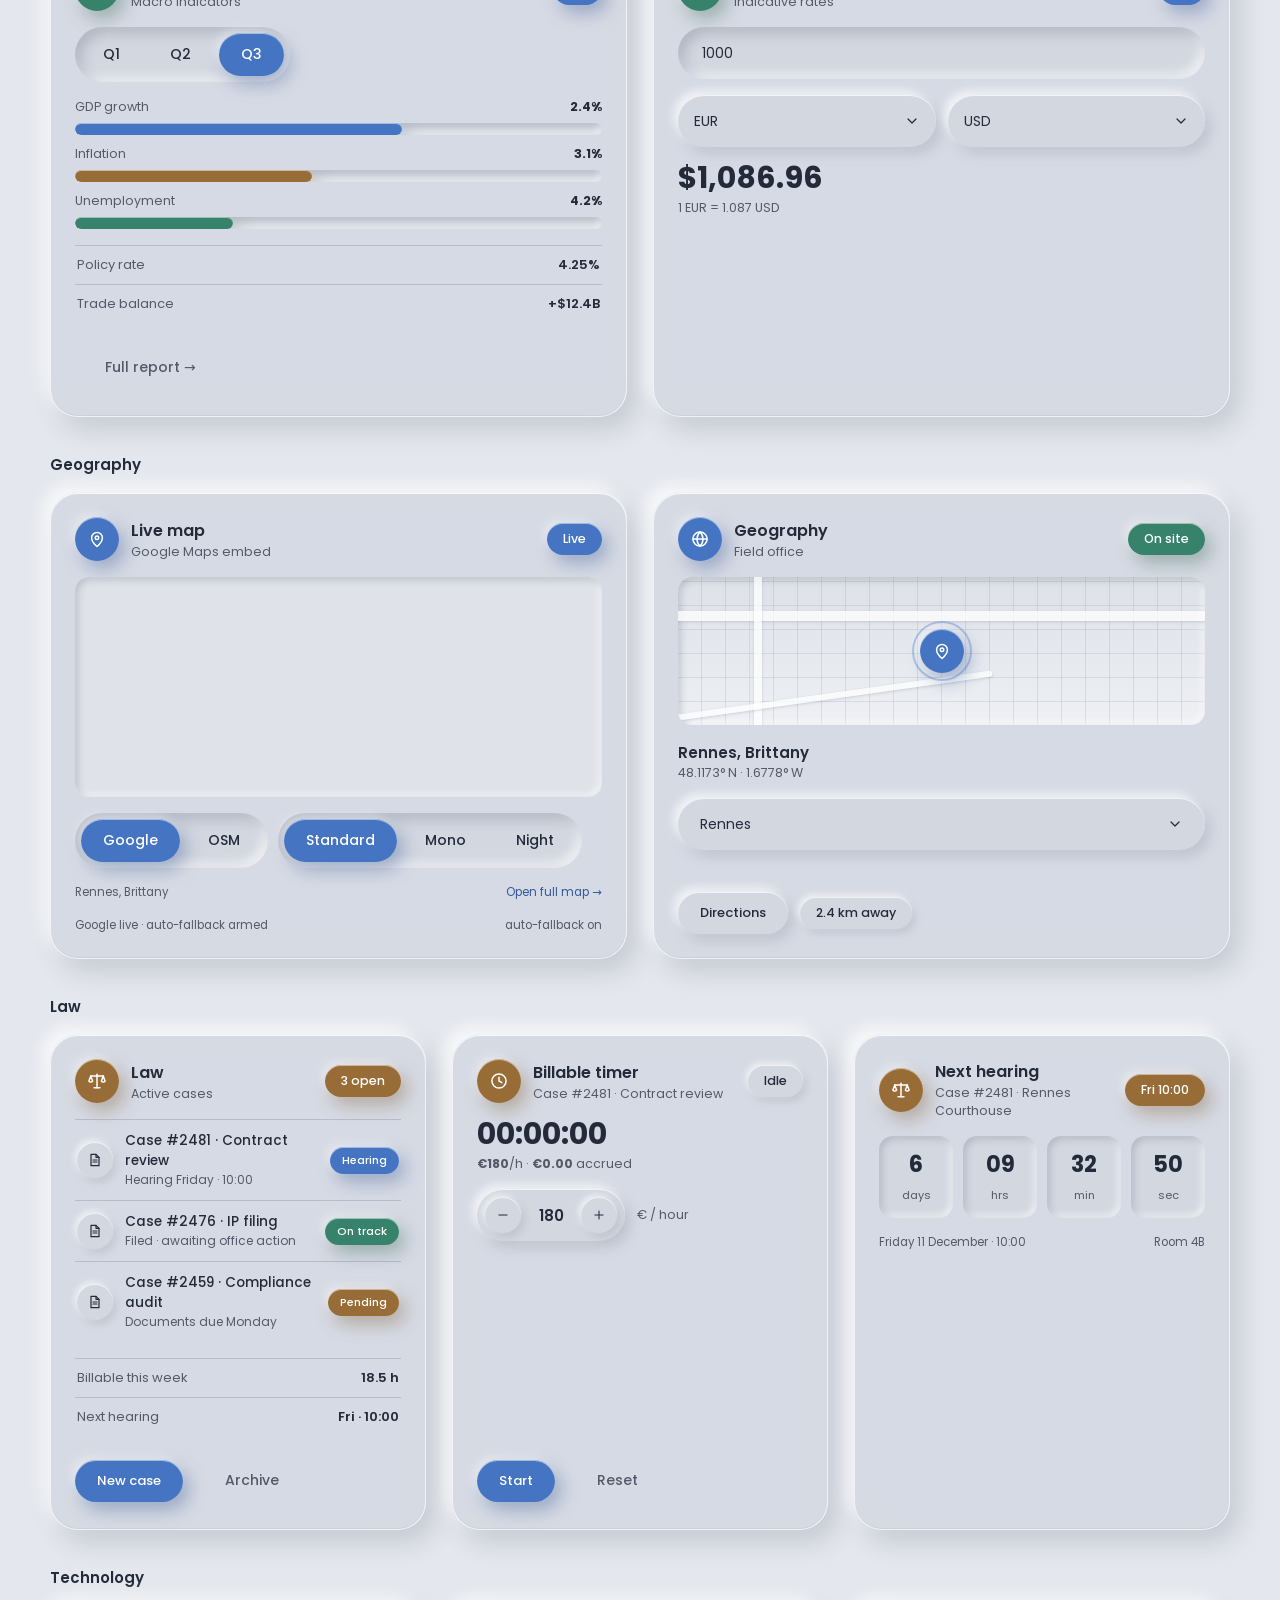
<file: co-sinmorphism-v0.1-A.html>
<!DOCTYPE html>
<!-- Co-Sinmorphism UI Kit v1: single-file website kit. History: CHANGELOG.md -->
<html lang="en" data-theme="light">
<head>
<script>try{document.documentElement.setAttribute('data-theme',localStorage.getItem('sin-theme')||'light');}catch(e){}</script>
<meta charset="UTF-8">
<meta name="viewport" content="width=device-width, initial-scale=1.0">
<meta name="theme-color" content="#e4e7ed" data-theme-color>
<title>Co-Sinmorphism UI Kit v1 — complete website kit</title>
<link rel="preconnect" href="https://fonts.googleapis.com">
<link href="https://fonts.googleapis.com/css2?family=Poppins:wght@400;500;600;700&display=swap" rel="stylesheet">
<style>
  :root{
    --bg:#e6e7eb;
    --light:#ffffff;
    --dark:#b7bbc4;
    --ink:#4d5561;
    --ink-soft:#8991a1;

    --blue:#5b8fda;      --blue-deep:#4677c4;
    --green:#5cb896;     --green-deep:#3f8f6c;
    --red:#e2726f;       --red-deep:#c25552;
    --amber:#e3ab5c;     --amber-deep:#c1893c;

    --r-xl:28px; --r-lg:20px; --r-md:14px; --r-sm:10px; --r-pill:999px;

    /* base surfaces sitting directly on the page background */
    --raised: 8px 8px 16px var(--dark), -8px -8px 16px var(--light);
    --raised-sm: 4px 4px 9px var(--dark), -4px -4px 9px var(--light);
    --raised-xs: 3px 3px 6px var(--dark), -3px -3px 6px var(--light);
    --pressed: inset 6px 6px 12px var(--dark), inset -6px -6px 12px var(--light);
    --pressed-sm: inset 3px 3px 7px var(--dark), inset -3px -3px 7px var(--light);

    /* colored (blue) surfaces sitting on the page background */
    --raised-blue: 6px 6px 14px rgba(53,86,148,0.45), -6px -6px 14px rgba(255,255,255,0.65);
    --raised-green: 6px 6px 14px rgba(38,88,68,0.4), -6px -6px 14px rgba(255,255,255,0.6);
    --raised-red: 6px 6px 14px rgba(120,50,48,0.4), -6px -6px 14px rgba(255,255,255,0.6);
    --raised-amber: 6px 6px 14px rgba(110,75,30,0.4), -6px -6px 14px rgba(255,255,255,0.6);

    /* blended shadow for a light "handle" that may sit on top of any surface, colored or not */
    --raised-handle: 4px 4px 9px rgba(40,55,90,0.32), -4px -4px 9px rgba(255,255,255,0.55);
    --pressed-handle: inset 3px 3px 6px rgba(30,45,80,0.35), inset -2px -2px 5px rgba(255,255,255,0.4);
  }

  *{box-sizing:border-box;}
  body{
    margin:0; background:var(--bg); color:var(--ink);
    font-family:'Poppins', system-ui, -apple-system, Segoe UI, sans-serif;
    padding:48px 24px 96px;
  }
  .kit{max-width:1180px; margin:0 auto;}
  .kit-head{margin-bottom:24px;}
  .kit-head h1{font-size:26px; font-weight:600; margin:0 0 6px;}
  .kit-head p{margin:0; color:var(--ink-soft); font-size:14px; max-width:760px;}
  section{margin-bottom:48px;}
  section > h2{font-size:13px; font-weight:600; color:var(--ink-soft); letter-spacing:.02em; margin:0 0 18px;}
  .row{display:flex; flex-wrap:wrap; gap:28px; align-items:flex-start;}
  .card{background:var(--bg); border-radius:var(--r-lg); box-shadow:var(--raised); padding:20px;}
  button, input, textarea{font-family:inherit;}
  .icon{width:20px;height:20px;stroke:currentColor;fill:none;stroke-width:1.8;stroke-linecap:round;stroke-linejoin:round;}
  .icon.filled{fill:currentColor;stroke:none;}

  /* ================= WEBSTUDIO NOTE ================= */
  .ws-note{background:var(--bg); border-radius:var(--r-lg); box-shadow:var(--raised); padding:18px 22px; margin-bottom:40px; font-size:13.5px; line-height:1.65; color:var(--ink);}
  .ws-note summary{cursor:pointer; font-weight:600; font-size:14px;}
  .ws-note code{background:rgba(0,0,0,.06); padding:1px 7px; border-radius:6px; font-size:12.5px; white-space:nowrap;}
  .ws-note ol{margin:10px 0; padding-left:20px;}
  .ws-note li{margin-bottom:6px;}
  .ws-note p{margin:0 0 6px;}

  /* ================= DIALS & KNOBS ================= */
  .dial-wrap{display:flex; flex-direction:column; align-items:center; gap:10px;}

  .dial-deco{
    width:220px;height:220px;border-radius:50%;
    background:var(--bg); box-shadow:var(--raised);
    position:relative; cursor:grab;
  }
  .dial-deco:active{cursor:grabbing;}
  .dial-deco .ring{position:absolute; inset:0; margin:auto; border-radius:50%; box-shadow:var(--pressed-sm);}
  .dial-deco .ring.r1{width:170px;height:170px;}
  .dial-deco .ring.r2{width:120px;height:120px; box-shadow:var(--raised-sm);}
  .dial-deco .ring.r3{width:70px;height:70px;}
  .dial-deco .tick-ring{position:absolute; inset:0;}
  .dial-deco .tick{
    position:absolute; top:6px; left:50%; width:2px; height:14px; margin-left:-1px;
    background:var(--dark); border-radius:2px; transform-origin:1px 104px; opacity:.8;
  }
  .dial-deco .deco-needle{
    position:absolute; top:38px; left:50%; width:2px; height:64px; margin-left:-1px;
    background:linear-gradient(var(--ink-soft), var(--blue)); border-radius:2px;
    transform-origin:1px 64px;
  }
  .dial-deco .hub{
    position:absolute; inset:0; margin:auto; width:16px; height:16px; border-radius:50%;
    background:var(--bg); box-shadow:var(--raised-xs);
  }

  .knob{width:200px;height:200px;border-radius:50%; background:var(--bg); box-shadow:var(--raised); position:relative; display:flex; align-items:center; justify-content:center;}
  .knob .tick{position:absolute; top:4px; left:50%; width:2px; height:10px; margin-left:-1px; background:var(--dark); border-radius:2px; transform-origin:1px 96px;}
  .knob .ring-btn{
    width:130px;height:130px;border-radius:50%; background:var(--bg);
    box-shadow:var(--raised), 0 0 0 8px var(--blue) inset;
    position:relative; display:flex; align-items:center; justify-content:center; cursor:grab;
  }
  .knob .ring-btn:active{cursor:grabbing;}
  .knob .ring-btn::after{content:""; width:78px; height:78px; border-radius:50%; background:var(--bg); box-shadow:var(--pressed-handle);}
  .knob .ring-btn .mark{
    position:absolute; top:9px; left:50%; width:5px; height:15px; margin-left:-2.5px;
    background:var(--ink); border-radius:3px; z-index:2;
    box-shadow:0 0 0 2px var(--bg);
  }

  .gauge{width:190px;height:190px;border-radius:50%; background:var(--bg); box-shadow:var(--pressed); position:relative; display:flex; align-items:center; justify-content:center; cursor:grab;}
  .gauge:active{cursor:grabbing;}
  .gauge .needle{position:absolute; top:16px; left:50%; width:2px; height:78px; margin-left:-1px; background:linear-gradient(var(--ink-soft), var(--blue)); border-radius:2px; transform-origin:1px 78px; transform:rotate(-35deg);}
  .gauge .hub{width:22px;height:22px;border-radius:50%; background:var(--bg); box-shadow:var(--raised-xs);}

  /* ================= LIVE CLOCK ================= */
  .clock-wrap{display:flex; flex-direction:column; align-items:center; gap:14px;}
  .clock-face{width:220px;height:220px;border-radius:50%; background:var(--bg); box-shadow:var(--raised); position:relative;}
  .clock-face .tick{position:absolute; top:9px; left:50%; width:1.5px; height:8px; margin-left:-.75px; background:var(--dark); opacity:.55; border-radius:1px; transform-origin:.75px 101px;}
  .clock-face .tick.major{width:3px; height:14px; margin-left:-1.5px; background:var(--ink-soft); opacity:.9; transform-origin:1.5px 101px;}
  .clock-hand{position:absolute; left:50%; border-radius:4px; background:var(--ink); z-index:1;}
  .clock-hand.hour{width:6px; height:56px; top:54px; margin-left:-3px; transform-origin:3px 56px;}
  .clock-hand.minute{width:4px; height:80px; top:30px; margin-left:-2px; transform-origin:2px 80px;}
  .clock-hand.second{width:2px; height:92px; top:18px; margin-left:-1px; background:var(--blue); transform-origin:1px 92px;}
  .clock-hub{position:absolute; inset:0; margin:auto; width:14px;height:14px;border-radius:50%; background:var(--blue); box-shadow:var(--raised-xs); z-index:2;}
  .clock-digital{font-size:14px; font-weight:600; color:var(--ink); letter-spacing:.03em; font-variant-numeric:tabular-nums;}
  .clock-controls{display:flex; flex-direction:column; gap:12px; align-items:flex-start;}
  .clock-controls .title{font-size:15px; font-weight:600; margin:0;}
  .clock-controls .segmented button{padding:13px 22px; white-space:nowrap;}

  /* dot grid selector */
  .dot-grid{display:grid; grid-template-columns:repeat(3,26px); grid-gap:14px; padding:6px;}
  .dot{width:26px;height:26px;border-radius:50%; background:var(--bg); box-shadow:var(--raised-sm); cursor:pointer; border:none; padding:0;}
  .dot.on{background:var(--blue); box-shadow:var(--raised-blue);}

  /* pie / segment selector -- rebuilt: one clip-path per quadrant, no rotation */
  .pie{width:190px;height:190px;border-radius:50%; background:var(--bg); box-shadow:var(--raised); position:relative; overflow:hidden;}
  .pie::after{content:""; position:absolute; inset:0; margin:auto; width:2px; height:190px; background:var(--dark); opacity:.5; z-index:2; pointer-events:none;}
  .pie::before{content:""; position:absolute; inset:0; margin:auto; width:190px; height:2px; background:var(--dark); opacity:.5; z-index:2; pointer-events:none;}
  .pie .seg{position:absolute; inset:0; display:flex; cursor:pointer; color:var(--ink);}
  .pie .seg.active{background:var(--blue); color:var(--on-accent);}
  .pie .seg.ne{clip-path:polygon(50% 50%,50% 0%,100% 0%,100% 50%); padding:0;}
  .pie .seg.nw{clip-path:polygon(50% 50%,50% 0%,0% 0%,0% 50%); padding:0;}
  .pie .seg.sw{clip-path:polygon(50% 50%,0% 50%,0% 100%,50% 100%); padding:0;}
  .pie .seg.se{clip-path:polygon(50% 50%,100% 50%,100% 100%,50% 100%); padding:0;}
  /* icons sit at 0.6r (optical sweet spot): 57px from centre on the 45-degree diagonal = 40.3px offsets */
  .pie .seg > *{position:absolute; top:50%; left:50%;}
  .pie .seg.ne > *{transform:translate(calc(-50% + 40.3px), calc(-50% - 40.3px));}
  .pie .seg.nw > *{transform:translate(calc(-50% - 40.3px), calc(-50% - 40.3px));}
  .pie .seg.sw > *{transform:translate(calc(-50% - 40.3px), calc(-50% + 40.3px));}
  .pie .seg.se > *{transform:translate(calc(-50% + 40.3px), calc(-50% + 40.3px));}

  /* ================= TOGGLES & SELECTION CONTROLS ================= */
  .toggle-card{width:100%; max-width:520px;}
  .toggle-card .title{font-size:15px; font-weight:600; margin:0 0 14px;}
  .selection-toggle{position:relative; height:64px; border-radius:var(--r-pill); background:var(--bg); box-shadow:var(--pressed); cursor:pointer; user-select:none;}
  .selection-toggle .labels span{position:absolute; top:50%; transform:translateY(-50%); font-weight:500; font-size:15px; z-index:1; transition:color .2s ease;}
  .selection-toggle .labels span.yes{left:26px; color:var(--on-accent);}
  .selection-toggle .labels span.no{right:26px; color:var(--ink-soft);}
  .selection-toggle.off .labels span.yes{color:var(--ink);}
  .selection-toggle.off .labels span.no{color:var(--on-accent);}
  .selection-toggle .capsule{
    position:absolute; top:6px; bottom:6px; left:6px;
    border-radius:var(--r-pill); background:var(--blue); box-shadow:var(--raised-blue);
    transition:left .55s cubic-bezier(.34,1.56,.64,1), width .55s cubic-bezier(.34,1.56,.64,1);
  }
  .selection-toggle .capsule .thumb{
    position:absolute; top:4px; bottom:4px; right:4px; width:58px;
    border-radius:var(--r-pill); background:var(--bg); box-shadow:var(--raised-handle);
    transition:right .55s cubic-bezier(.34,1.56,.64,1), left .55s cubic-bezier(.34,1.56,.64,1);
  }
  .selection-toggle.off .capsule .thumb{right:auto; left:4px;}

  .switch-row{display:flex; gap:20px; align-items:center;}
  .switch{width:64px;height:36px;border-radius:var(--r-pill); background:var(--bg); box-shadow:var(--pressed-sm); position:relative; cursor:pointer; border:none; padding:0; transition:background-color .5s ease, box-shadow .5s ease; flex:none;}
  .switch .knob-dot{position:absolute; top:3px; left:3px; width:30px;height:30px; border-radius:50%; background:var(--bg); box-shadow:var(--raised-sm); transition:left .5s cubic-bezier(.34,1.56,.64,1), box-shadow .4s ease;}
  .switch.on{background:var(--blue); box-shadow:var(--pressed-handle);}
  .switch.on .knob-dot{left:31px; box-shadow:var(--raised-handle);}

  .checkbox-row{display:flex; align-items:center; gap:12px; cursor:pointer; user-select:none;}
  .checkbox-box{width:24px;height:24px; border-radius:8px; background:var(--bg); box-shadow:var(--pressed-sm); display:flex; align-items:center; justify-content:center; flex:none; transition:box-shadow .4s ease, background-color .4s ease;}
  .checkbox-box svg{width:14px;height:14px; stroke:var(--on-accent); opacity:0; transform:scale(.6); transition:opacity .35s ease .1s, transform .4s cubic-bezier(.34,1.56,.64,1) .1s;}
  .checkbox-row.checked .checkbox-box{background:var(--blue); box-shadow:var(--raised-blue);}
  .checkbox-row.checked .checkbox-box svg{opacity:1; transform:scale(1);}
  .checkbox-row span.label{font-size:14px;}

  .radio-group{display:flex; flex-direction:column; gap:14px;}
  .radio-row{display:flex; align-items:center; gap:12px; cursor:pointer; user-select:none;}
  .radio-dot-outer{width:24px;height:24px; border-radius:50%; background:var(--bg); box-shadow:var(--pressed-sm); display:flex; align-items:center; justify-content:center; flex:none;}
  .radio-dot-inner{width:11px;height:11px; border-radius:50%; background:var(--blue); opacity:0; transform:scale(.4); transition:opacity .4s ease, transform .4s cubic-bezier(.34,1.56,.64,1); box-shadow:var(--raised-blue);}
  .radio-row.checked .radio-dot-inner{opacity:1; transform:scale(1);}
  .radio-row span.label{font-size:14px;}

  /* ================= BUTTONS ================= */
  .segmented{display:flex; gap:6px; padding:6px; border-radius:var(--r-pill); background:var(--bg); box-shadow:var(--pressed); width:fit-content; position:relative;}
  .segmented .seg-indicator{position:absolute; top:6px; bottom:6px; left:6px; width:0; border-radius:var(--r-pill); background:var(--blue); box-shadow:var(--raised-blue); transition:left .45s cubic-bezier(.4,0,.2,1), width .45s cubic-bezier(.4,0,.2,1); z-index:0; pointer-events:none;}
  .segmented button{position:relative; z-index:1; border:none; cursor:pointer; padding:14px 34px; border-radius:var(--r-pill); font-size:15px; font-weight:500; color:var(--ink); background:transparent; transition:color .35s ease;}
  .segmented button.active{color:var(--on-accent);}
  .segmented.compact button{padding:11px 22px; font-size:14px;}

  .btn-icon{width:52px;height:52px;border-radius:50%; background:var(--bg); box-shadow:var(--raised-sm); border:none; cursor:pointer; display:flex; align-items:center; justify-content:center; color:var(--ink); transition:box-shadow .15s ease;}
  .btn-icon:active{box-shadow:var(--pressed-sm);}
  .btn-icon.blue{background:var(--blue); color:var(--on-accent); box-shadow:var(--raised-blue);}
  .icon-grid{display:grid; grid-template-columns:repeat(4,52px); gap:16px;}
  .media-row{display:flex; gap:14px; align-items:center;}

  .btn-primary, .btn-secondary, .btn-ghost{
    border:none; cursor:pointer; padding:14px 30px; border-radius:var(--r-pill); font-size:14px; font-weight:500; font-family:inherit;
  }
  .btn-primary{background:var(--blue); color:var(--on-accent); box-shadow:var(--raised-blue);}
  .btn-primary:active{box-shadow:var(--pressed-handle);}
  .btn-secondary{background:var(--bg); color:var(--ink); box-shadow:var(--raised-sm);}
  .btn-secondary:active{box-shadow:var(--pressed-sm);}
  .btn-ghost{background:transparent; color:var(--ink-soft); box-shadow:none;}
  .btn-ghost:hover{color:var(--ink);}
  .btn-ghost:active{box-shadow:var(--pressed-sm); border-radius:var(--r-pill);}

  /* ================= POPUP CARD ================= */
  .popup{width:100%; max-width:420px; background:var(--bg); border-radius:var(--r-xl); box-shadow:var(--raised); padding:26px 26px 22px;}
  .popup .top{display:flex; justify-content:space-between; align-items:flex-start;}
  .popup h3{margin:0; font-size:22px; font-weight:600;}
  .popup .close{width:36px;height:36px;border-radius:50%; background:var(--bg); box-shadow:var(--raised-sm); border:none; cursor:pointer; display:flex; align-items:center; justify-content:center; color:var(--ink);}
  .popup p{font-style:italic; font-size:13.5px; line-height:1.55; color:var(--ink-soft); margin:14px 0 20px;}
  .popup .cta{border:none; cursor:pointer; float:right; padding:12px 26px; border-radius:var(--r-pill); background:var(--blue); color:var(--on-accent); font-weight:500; font-size:14px; box-shadow:var(--raised-blue);}

  /* ================= SLIDERS (v3 fixes) ================= */
  .slider-block{width:100%; max-width:640px;}
  /* v4: slider demo card + background toggle removed — kit grey is the standard. */

  /* FIX v3: no overflow:hidden (it sliced the thumb flat), ticks are inset
     from the rounded ends with edge ticks hidden (that was the black
     sliver), and rgba inset shadows + a hairline border keep depth on
     grey AND on pure-white page backgrounds. */
  .ticked-slider{
    --thumb:36px; /* must match the webkit thumb width below; JS uses it to align the fill edge */
    position:relative; height:30px; border-radius:var(--r-pill);
    background:linear-gradient(180deg,#dcdfe6 0%,#e9ebf0 100%);
    box-shadow:inset 5px 5px 11px rgba(163,170,185,.8), inset -5px -5px 11px rgba(255,255,255,.95);
    border:1px solid rgba(165,173,190,.4);
  }
  .ticked-slider .fill{position:absolute; top:-1px; left:-1px; bottom:-1px; background:var(--blue); border-radius:var(--r-pill); box-shadow:3px 0 10px rgba(70,119,196,.5); pointer-events:none;}
  .ticked-slider .ticks{position:absolute; top:0; bottom:0; left:22px; right:22px; display:flex; align-items:center; justify-content:space-between; pointer-events:none;}
  .ticked-slider .ticks i{width:1px; height:10px; background:rgba(70,80,100,.25); border-radius:1px;}
  .ticked-slider .ticks i:first-child, .ticked-slider .ticks i:last-child{visibility:hidden;}

  input[type=range]{-webkit-appearance:none; appearance:none; position:absolute; inset:0; width:100%; height:100%; background:transparent; margin:0; cursor:pointer;}
  input[type=range]::-webkit-slider-runnable-track{height:100%; background:transparent;}
  input[type=range]::-moz-range-track{height:100%; background:transparent;}
  input[type=range]::-webkit-slider-thumb{-webkit-appearance:none; width:36px; height:36px; margin-top:-3px; border-radius:50%; background:#eef0f4; border:1px solid rgba(255,255,255,.9); box-shadow:var(--raised-handle); cursor:grab;}
  input[type=range]::-moz-range-thumb{width:34px; height:34px; border-radius:50%; border:1px solid rgba(255,255,255,.9); background:#eef0f4; box-shadow:var(--raised-handle); cursor:grab;}

  .thin-slider{position:relative; height:24px;}
  .thin-slider .line{position:absolute; top:50%; left:0; right:0; height:3px; background:linear-gradient(180deg,#c3c8d2,#d7dbe3); transform:translateY(-50%); border-radius:3px; box-shadow:inset 1px 1px 2px rgba(120,130,150,.35);}
  .thin-slider input[type=range]::-webkit-slider-thumb{width:22px;height:22px; margin-top:1px;}
  .thin-slider input[type=range]::-moz-range-thumb{width:22px;height:22px;}

  .mini-slider{
    --thumb:26px; /* must match the webkit thumb width below; JS uses it to align the fill edge */
    position:relative; height:16px; border-radius:var(--r-pill);
    background:linear-gradient(180deg,#dcdfe6 0%,#e9ebf0 100%);
    box-shadow:inset 3px 3px 7px rgba(163,170,185,.8), inset -3px -3px 7px rgba(255,255,255,.95);
    border:1px solid rgba(165,173,190,.35);
  }
  .mini-slider .fill{position:absolute; top:-1px; left:-1px; bottom:-1px; background:var(--blue); border-radius:var(--r-pill); box-shadow:3px 0 8px rgba(70,119,196,.45); pointer-events:none;}
  .mini-slider input[type=range]::-webkit-slider-thumb{width:26px;height:26px; margin-top:-5px;}
  .mini-slider input[type=range]::-moz-range-thumb{width:24px;height:24px;}
  .mini-slider.tall{height:20px;}
  .mini-slider.tall input[type=range]::-webkit-slider-thumb{margin-top:-3px;}

  .vslider{width:44px; height:150px; border-radius:var(--r-pill); background:var(--bg); box-shadow:var(--raised); position:relative; margin:0 auto; display:flex; align-items:center; justify-content:center;}
  .vslider .track{width:6px; height:110px; border-radius:var(--r-pill); background:var(--bg); box-shadow:var(--pressed-sm); position:relative;}
  .vslider .dot{position:absolute; left:50%; width:12px; height:12px; border-radius:50%; background:var(--blue); transform:translateX(-50%);}
  .vslider .thumb{position:absolute; left:50%; width:26px; height:26px; border-radius:50%; background:var(--bg); box-shadow:var(--raised-handle); transform:translate(-50%,-50%); cursor:grab;}

  /* ================= INPUTS & DROPDOWNS ================= */
  .field-row{display:flex; flex-wrap:wrap; gap:24px;}
  .text-input{width:280px; height:52px; border-radius:var(--r-pill); background:var(--bg); box-shadow:var(--pressed); padding:0 24px; border:none; font-family:inherit; font-size:14px; color:var(--ink); outline:none;}
  .text-input::placeholder{color:var(--ink-soft);}

  .textarea{width:100%; max-width:420px; min-height:120px; border-radius:var(--r-lg); background:var(--bg); box-shadow:var(--pressed); padding:16px 20px; border:none; font-family:inherit; font-size:14px; color:var(--ink); outline:none; resize:vertical;}
  .textarea::placeholder{color:var(--ink-soft);}

  .search-input{position:relative; width:280px;}
  .search-input input{width:100%; height:52px; border-radius:var(--r-pill); background:var(--bg); box-shadow:var(--pressed); padding:0 44px; border:none; font-family:inherit; font-size:14px; color:var(--ink); outline:none;}
  .search-input input::placeholder{color:var(--ink-soft);}
  .search-input svg.search-ic{position:absolute; left:18px; top:50%; transform:translateY(-50%); color:var(--ink-soft); pointer-events:none;}
  .search-input .clear{position:absolute; right:14px; top:50%; transform:translateY(-50%); width:24px;height:24px; border-radius:50%; border:none; background:var(--bg); box-shadow:var(--raised-xs); display:none; align-items:center; justify-content:center; cursor:pointer; color:var(--ink-soft);}
  .search-input.has-value .clear{display:flex;}

  .stepper{display:flex; align-items:center; gap:16px; background:var(--bg); border-radius:var(--r-pill); box-shadow:var(--raised-sm); padding:8px; width:fit-content;}
  .stepper button{width:36px;height:36px; border-radius:50%; border:none; background:var(--bg); box-shadow:var(--raised-xs); cursor:pointer; display:flex; align-items:center; justify-content:center; color:var(--ink);}
  .stepper button:active{box-shadow:var(--pressed-sm);}
  .stepper .val{min-width:28px; text-align:center; font-size:15px; font-weight:600;}

  .select{width:280px; height:52px; border-radius:var(--r-pill); background:var(--bg); box-shadow:var(--raised-sm); display:flex; align-items:center; justify-content:space-between; padding:0 22px; cursor:pointer; color:var(--ink); font-size:14px; user-select:none;}
  .select.blue{background:var(--blue); color:var(--on-accent); box-shadow:var(--raised-blue);}
  .select .chev{transition:transform .22s ease; flex:none;}

  .listbox{width:280px; margin-top:10px; background:var(--bg); border-radius:var(--r-lg); box-shadow:var(--raised); padding:8px;}
  .listbox .opt{padding:14px 18px; border-radius:var(--r-md); font-size:14px; cursor:pointer; color:var(--ink);}
  .listbox .opt.active{background:var(--blue); color:var(--on-accent); box-shadow:var(--raised-blue);}
  .listbox .opt:hover:not(.active){background:rgba(0,0,0,.03);}

  /* v3: ONE combined dropdown — .dropdown wraps the button AND its menu.
     The menu floats over content (no layout shift), closes on selection,
     outside click, or Escape. Copy the whole .dropdown block to reuse. */
  .dropdown{position:relative; width:280px; flex:none;}
  .dropdown .select{width:100%;}
  .dropdown .listbox{
    position:absolute; top:calc(100% + 10px); left:0; width:100%; margin:0; z-index:40;
    opacity:0; visibility:hidden; transform:translateY(-8px) scale(.98); transform-origin:top center;
    transition:opacity .22s ease, transform .22s ease, visibility .22s; pointer-events:none;
  }
  .dropdown.open .listbox{opacity:1; visibility:visible; transform:none; pointer-events:auto;}
  .dropdown.open .select .chev{transform:rotate(180deg);}

  /* ================= NAVIGATION ================= */
  .breadcrumbs{display:flex; align-items:center; gap:8px; font-size:14px; color:var(--ink-soft);}
  .breadcrumbs a{color:var(--ink-soft); text-decoration:none; cursor:pointer;}
  .breadcrumbs a:hover{color:var(--ink);}
  .breadcrumbs .current{color:var(--ink); font-weight:500;}
  .breadcrumbs svg{width:14px;height:14px; opacity:.6;}

  .pagination{display:flex; align-items:center; gap:10px;}
  .pagination button{width:42px;height:42px; border-radius:50%; border:none; background:var(--bg); box-shadow:var(--raised-sm); cursor:pointer; font-size:14px; color:var(--ink); display:flex; align-items:center; justify-content:center;}
  .pagination button.active{background:var(--blue); color:var(--on-accent); box-shadow:var(--raised-blue);}
  .pagination button:disabled{opacity:.4; cursor:default;}

  /* ================= FEEDBACK ================= */
  .alert{display:flex; gap:14px; align-items:flex-start; background:var(--bg); border-radius:var(--r-lg); box-shadow:var(--raised); padding:18px 18px; max-width:460px;}
  .alert .ic-wrap{width:38px;height:38px; border-radius:50%; flex:none; display:flex; align-items:center; justify-content:center; color:var(--on-accent);}
  .alert.tone-blue .ic-wrap{background:var(--blue); box-shadow:var(--raised-blue);}
  .alert.tone-green .ic-wrap{background:var(--green); box-shadow:var(--raised-green);}
  .alert h4{margin:0 0 4px; font-size:14.5px; font-weight:600;}
  .alert p{margin:0; font-size:13px; color:var(--ink-soft); line-height:1.5;}
  .alert .close{margin-left:auto; border:none; background:transparent; color:var(--ink-soft); cursor:pointer; flex:none;}

  .progress-block{width:100%; max-width:420px;}
  .progress-head{display:flex; justify-content:space-between; font-size:13px; color:var(--ink-soft); margin-bottom:8px;}
  .progress-track{height:16px; border-radius:var(--r-pill); background:var(--bg); box-shadow:var(--pressed-sm); overflow:hidden;}
  .progress-fill{height:100%; border-radius:var(--r-pill); background:var(--blue); box-shadow:var(--raised-blue);}

  .radial{width:120px;height:120px;border-radius:50%; box-shadow:var(--raised); position:relative; display:flex; align-items:center; justify-content:center;}
  .radial::before{content:""; position:absolute; inset:14px; border-radius:50%; background:var(--bg); box-shadow:var(--pressed-sm);}
  .radial span{position:relative; z-index:1; font-weight:600; font-size:18px;}

  .spinner{width:44px;height:44px;border-radius:50%; background:var(--bg); box-shadow:var(--raised); position:relative;}
  .spinner::after{content:""; position:absolute; inset:6px; border-radius:50%; border:4px solid transparent; border-top-color:var(--blue); border-right-color:var(--blue); animation:spin 0.85s linear infinite;}
  @keyframes spin{to{transform:rotate(360deg);}}

  .tooltip-wrap{position:relative; display:inline-block;}
  .tooltip-bubble{position:absolute; bottom:calc(100% + 12px); left:50%; transform:translateX(-50%) translateY(4px); background:var(--bg); box-shadow:var(--raised-sm); padding:8px 14px; border-radius:var(--r-sm); font-size:12px; white-space:nowrap; opacity:0; pointer-events:none; transition:opacity .15s ease, transform .15s ease; color:var(--ink);}
  .tooltip-wrap:hover .tooltip-bubble, .tooltip-wrap:focus-within .tooltip-bubble{opacity:1; transform:translateX(-50%) translateY(0);}

  /* ================= DATA DISPLAY ================= */
  .badge{display:inline-flex; align-items:center; padding:7px 16px; border-radius:var(--r-pill); font-size:12.5px; font-weight:500; background:var(--bg); box-shadow:var(--raised-xs); color:var(--ink);}
  .badge.tone-blue{background:var(--blue); color:var(--on-accent); box-shadow:var(--raised-blue);}
  .badge.tone-green{background:var(--green); color:var(--on-accent); box-shadow:var(--raised-green);}
  .badge.tone-amber{background:var(--amber); color:var(--on-accent); box-shadow:var(--raised-amber);}
  .badge.tone-red{background:var(--red); color:var(--on-accent); box-shadow:var(--raised-red);}

  .avatar{width:52px;height:52px; border-radius:50%; background:var(--bg); box-shadow:var(--raised-sm); display:flex; align-items:center; justify-content:center; font-weight:600; font-size:15px; color:var(--ink);}
  .avatar.tone-blue{background:var(--blue); color:var(--on-accent); box-shadow:var(--raised-blue);}

  .stat-card{background:var(--bg); border-radius:var(--r-lg); box-shadow:var(--raised); padding:22px 24px; width:220px; position:relative;}
  .stat-card .num{font-size:30px; font-weight:700; margin:2px 0 4px;}
  .stat-card .label{font-size:12.5px; color:var(--ink-soft);}

  .list-item{display:flex; align-items:center; gap:14px; background:var(--bg); border-radius:var(--r-lg); box-shadow:var(--raised-sm); padding:14px 16px; max-width:420px;}
  .list-item .ic-wrap{width:40px;height:40px; border-radius:50%; background:var(--bg); box-shadow:var(--raised-xs); display:flex; align-items:center; justify-content:center; flex:none; color:var(--ink);}
  .list-item .txt{flex:1; min-width:0;}
  .list-item .txt .t{font-size:14px; font-weight:500;}
  .list-item .txt .s{font-size:12.5px; color:var(--ink-soft);}
  .list-item .trail{color:var(--ink-soft); flex:none;}
  .list-stack{display:flex; flex-direction:column; gap:12px;}

  .accordion{max-width:460px; display:flex; flex-direction:column; gap:12px;}
  .accordion-item{background:var(--bg); border-radius:var(--r-lg); box-shadow:var(--raised-sm); overflow:hidden;}
  .accordion-head{display:flex; align-items:center; justify-content:space-between; padding:18px 20px; cursor:pointer; font-size:14px; font-weight:500;}
  .accordion-head svg{transition:transform .2s ease; color:var(--ink-soft); flex:none;}
  .accordion-item.open .accordion-head svg{transform:rotate(180deg);}
  .accordion-body{max-height:0; overflow:hidden; transition:max-height .25s ease;}
  .accordion-body p{margin:0; padding:0 20px 18px; font-size:13px; color:var(--ink-soft); line-height:1.55;}
  .accordion-item.open .accordion-body{max-height:160px;}

  /* ================= DOMAIN COMPONENTS (v3: finance, economics, geography, law, technology, military) ================= */
  /* Each .domain-card is standalone — copy any single card (data-ws="…") into Webstudio. */
  .domain-grid{display:grid; grid-template-columns:repeat(auto-fit,minmax(320px,1fr)); gap:26px;}
  .domain-card{background:var(--bg); border-radius:var(--r-xl); box-shadow:var(--raised); padding:24px; display:flex; flex-direction:column; gap:16px; min-width:0;}
  .domain-head{display:flex; align-items:center; gap:12px;}
  .domain-head .ic-wrap{width:44px; height:44px; border-radius:50%; background:var(--blue); color:var(--on-accent); box-shadow:var(--raised-blue); display:flex; align-items:center; justify-content:center; flex:none;}
  .domain-head .ic-wrap.tone-green{background:var(--green); box-shadow:var(--raised-green);}
  .domain-head .ic-wrap.tone-amber{background:var(--amber); box-shadow:var(--raised-amber);}
  .domain-head .ic-wrap.tone-red{background:var(--red); box-shadow:var(--raised-red);}
  .domain-head h3{margin:0; font-size:16px; font-weight:600;}
  .domain-head .sub{font-size:12.5px; color:var(--ink-soft);}
  .domain-head .badge{margin-left:auto; flex:none;}
  .kpi-row{display:flex; align-items:flex-end; gap:12px;}
  .kpi{font-size:30px; font-weight:700; line-height:1; font-variant-numeric:tabular-nums;}
  .kpi-sub{font-size:12.5px; color:var(--ink-soft); margin-top:-10px;}
  .spark{width:100%; height:72px; border-radius:var(--r-md); background:var(--bg); box-shadow:var(--pressed-sm); padding:10px;}
  .spark svg{width:100%; height:100%; display:block;}
  .txn{display:flex; align-items:center; gap:12px; padding:11px 2px; border-top:1px solid rgba(120,130,150,.18);}
  .txn .ic-wrap{width:36px; height:36px; border-radius:50%; background:var(--bg); box-shadow:var(--raised-xs); display:flex; align-items:center; justify-content:center; flex:none; color:var(--ink);}
  .txn .t{font-size:13.5px; font-weight:500;}
  .txn .s{font-size:12px; color:var(--ink-soft);}
  .txn .amt{margin-left:auto; font-weight:600; font-size:13.5px; font-variant-numeric:tabular-nums; white-space:nowrap;}
  .amt.pos{color:var(--green-deep);}
  .amt.neg{color:var(--red-deep);}
  .meter{margin:10px 0;}
  .meter:first-child{margin-top:0;} .meter:last-child{margin-bottom:0;}
  .meter .meter-head{display:flex; justify-content:space-between; font-size:12.5px; color:var(--ink-soft); margin-bottom:7px;}
  .meter .meter-head b{color:var(--ink); font-variant-numeric:tabular-nums;}
  .meter .progress-track{height:12px;}
  .map-ph{height:148px; border-radius:var(--r-md); box-shadow:var(--pressed-sm); position:relative; overflow:hidden;
    background:
      repeating-linear-gradient(0deg, transparent 0 23px, rgba(120,130,150,.18) 23px 24px),
      repeating-linear-gradient(90deg, transparent 0 23px, rgba(120,130,150,.18) 23px 24px),
      linear-gradient(180deg,#dde1e8,#eef0f4);}
  .map-ph .road{position:absolute; background:rgba(255,255,255,.75); border-radius:4px; box-shadow:0 1px 3px rgba(120,130,150,.3);}
  .map-ph .pin-wrap{position:absolute; inset:0; display:flex; align-items:center; justify-content:center;}
  .map-ph .pin{width:44px; height:44px; border-radius:50%; background:var(--blue); color:var(--on-accent); box-shadow:var(--raised-blue); display:flex; align-items:center; justify-content:center; position:relative;}
  .map-ph .pin::after{content:""; position:absolute; inset:-8px; border-radius:50%; border:2px solid var(--blue); opacity:.35; animation:pin-pulse 2s ease-out infinite;}
  @keyframes pin-pulse{0%{transform:scale(.7); opacity:.5;} 100%{transform:scale(1.15); opacity:0;}}
  .coord{font-size:12.5px; color:var(--ink-soft); font-variant-numeric:tabular-nums;}
  .status-dot{width:10px; height:10px; border-radius:50%; flex:none;}
  .status-dot.g{background:var(--green); box-shadow:0 0 8px var(--green);}
  .status-dot.a{background:var(--amber); box-shadow:0 0 8px var(--amber);}
  .status-dot.r{background:var(--red); box-shadow:0 0 8px var(--red);}
  .status-dot.b{background:var(--blue); box-shadow:0 0 8px var(--blue);}
  .domain-actions{display:flex; gap:12px; align-items:center; margin-top:auto; padding-top:4px; flex-wrap:wrap;}
  .domain-actions .btn-primary, .domain-actions .btn-secondary{padding:11px 22px; font-size:13px;}
  .kv{display:flex; justify-content:space-between; align-items:center; font-size:13px; padding:9px 2px; border-top:1px solid rgba(120,130,150,.18);}
  .kv span:first-child{color:var(--ink-soft);}
  .kv b{font-weight:600; font-variant-numeric:tabular-nums;}

  /* ================= DOMAIN SUB-HEADS + LIVE WIDGETS (v4) ================= */
  .domain-sub{font-size:15px; font-weight:600; margin:0 0 16px; color:var(--ink);}
  .domain-grid + .domain-sub{margin-top:36px;}

  .live-dot{display:inline-block; width:8px; height:8px; border-radius:50%; background:var(--on-accent); margin-right:7px; animation:live-blink 1.4s ease-in-out infinite;}
  @keyframes live-blink{0%,100%{opacity:1;} 50%{opacity:.35;}}

  .chart-box{border-radius:var(--r-md); background:var(--bg); box-shadow:var(--pressed-sm); padding:12px; height:170px;}
  .chart-box canvas{width:100%; height:100%; display:block;}
  .chart-foot{display:flex; justify-content:space-between; align-items:center; gap:10px; font-size:11.5px; color:var(--ink-soft);}
  .chart-foot a{color:var(--blue-deep); text-decoration:none; white-space:nowrap;}
  .chart-foot a:hover{text-decoration:underline;}

  .txn .amt{border-radius:6px; padding:2px 8px;}
  .txn .pos{color:var(--green-deep);}
  .txn .neg{color:var(--red-deep);}
  .tick-up{animation:tickUp .6s ease;}
  .tick-down{animation:tickDown .6s ease;}
  @keyframes tickUp{0%{background:rgba(92,184,150,.4);} 100%{background:transparent;}}
  @keyframes tickDown{0%{background:rgba(226,114,111,.4);} 100%{background:transparent;}}

  .map-frame{position:relative; border-radius:var(--r-md); overflow:hidden; height:220px; background:#dfe2e8;}
  .map-frame iframe{width:100%; height:100%; border:0; display:block;}
  .map-frame::after{content:""; position:absolute; inset:0; border-radius:var(--r-md); box-shadow:var(--pressed-sm); pointer-events:none;}
  .map-frame.filter-mono iframe{filter:grayscale(1) contrast(1.03);}
  .map-frame.filter-night iframe{filter:grayscale(1) invert(92%) hue-rotate(180deg) contrast(.92);}

  .domain-card .text-input{width:100%;}
  .conv-row{display:flex; gap:12px;}
  .conv-row .dropdown{flex:1; min-width:0; width:auto;}
  .conv-row .select{padding:0 16px;}

  .count-grid{display:grid; grid-template-columns:repeat(4,1fr); gap:10px;}
  .count-cell{background:var(--bg); box-shadow:var(--pressed-sm); border-radius:var(--r-md); padding:12px 6px; text-align:center;}
  .count-cell b{display:block; font-size:22px; font-variant-numeric:tabular-nums;}
  .count-cell span{font-size:11px; color:var(--ink-soft);}

  .meter-head .status-dot{display:inline-block; margin-right:6px;}

  .scope{border-radius:var(--r-md); background:radial-gradient(circle at 50% 50%, #132334 0%, #0a121c 72%); box-shadow:var(--pressed-sm); overflow:hidden; position:relative; height:220px;}
  .scope canvas{width:100%; height:100%; display:block;}
  .scope .scope-tag{position:absolute; font-size:10.5px; letter-spacing:.08em; color:rgba(169,240,198,.8); font-variant-numeric:tabular-nums;}

  .comm-log{height:180px; overflow-y:auto; border-radius:var(--r-md); background:var(--bg); box-shadow:var(--pressed-sm); padding:12px 14px; font-size:12px; line-height:1.7; font-variant-numeric:tabular-nums;}
  .comm-log .lt{color:var(--ink-soft); margin-right:8px;}
  .comm-log .ok{color:var(--green-deep);}

  /* ================= UNIVERSAL KIT — HEADERS & NAV (v6) ================= */
  .navbar{display:flex; align-items:center; gap:16px; background:var(--bg); border-radius:var(--r-lg); box-shadow:var(--raised); padding:14px 22px; flex-wrap:wrap;}
  .navbar .logo{display:flex; align-items:center; gap:10px; font-weight:700; font-size:16px;}
  .navbar .logo-mark{width:36px; height:36px; border-radius:12px; background:var(--blue); color:var(--on-accent); box-shadow:var(--raised-blue); display:flex; align-items:center; justify-content:center; font-weight:700; flex:none;}
  .navbar .links{display:flex; gap:4px; align-items:center; flex-wrap:wrap;}
  .navbar .links > a, .navbar .links .nav-drop-btn{padding:10px 16px; border-radius:var(--r-pill); font-size:14px; color:var(--ink); text-decoration:none; cursor:pointer; border:none; background:transparent; font-family:inherit; display:inline-flex; align-items:center; gap:6px;}
  .navbar .links > a:hover, .navbar .links .nav-drop-btn:hover{box-shadow:var(--pressed-sm);}
  .navbar .links > a.active{background:var(--blue); color:var(--on-accent); box-shadow:var(--raised-blue);}
  .navbar .spacer{flex:1;}
  .navbar .nav-search{position:relative;}
  .navbar .nav-search input{height:42px; border-radius:var(--r-pill); background:var(--bg); box-shadow:var(--pressed); border:none; outline:none; padding:0 16px 0 40px; font-family:inherit; font-size:13.5px; color:var(--ink); width:190px;}
  .navbar .nav-search input::placeholder{color:var(--ink-soft);}
  .navbar .nav-search svg{position:absolute; left:14px; top:50%; transform:translateY(-50%); width:16px; height:16px; color:var(--ink-soft);}
  .navbar .btn-primary, .navbar .btn-secondary{padding:11px 22px; font-size:13px;}
  .nav-drop{position:relative;}
  .nav-drop-menu{position:absolute; top:calc(100% + 8px); left:0; min-width:200px; background:var(--bg); border-radius:var(--r-md); box-shadow:var(--raised); padding:8px; display:none; z-index:50;}
  .nav-drop.open .nav-drop-menu{display:block;}
  .nav-drop.open .nav-drop-btn .chev{transform:rotate(180deg);}
  .nav-drop-btn .chev{transition:transform .2s ease;}
  .nav-drop-menu a{display:block; padding:11px 14px; border-radius:var(--r-sm); font-size:13.5px; color:var(--ink); text-decoration:none; cursor:pointer;}
  .nav-drop-menu a:hover{background:rgba(0,0,0,.04);}
  .scroll-frame{height:300px; overflow-y:auto; border-radius:var(--r-lg); box-shadow:var(--pressed); background:var(--bg); position:relative; flex:1; min-width:280px;}
  .scroll-frame .fake-hero{height:170px; display:flex; align-items:center; justify-content:center; color:var(--ink-soft); font-size:14px;}
  .sticky-bar{position:sticky; top:12px; margin:0 12px; z-index:5; display:flex; align-items:center; gap:10px; background:var(--bg); border-radius:var(--r-pill); box-shadow:var(--raised-sm); padding:10px 20px; font-size:13.5px; font-weight:600;}
  .sticky-bar .badge{margin-left:auto;}
  .scroll-frame .fake-content{padding:20px 26px 46px; font-size:13px; color:var(--ink-soft); line-height:1.9;}
  .phone-frame{position:relative; width:100%; max-width:330px; height:430px; border-radius:var(--r-xl); box-shadow:var(--raised); background:var(--bg); overflow:hidden; flex:none;}
  .phone-bar{display:flex; align-items:center; gap:12px; padding:16px 18px;}
  .phone-bar .title{font-weight:600; font-size:15px;}
  .phone-body{padding:8px 20px; font-size:13px; color:var(--ink-soft); line-height:1.8;}
  .drawer{position:absolute; top:0; left:0; bottom:0; width:248px; background:var(--bg); box-shadow:8px 0 24px rgba(60,70,90,.25); border-radius:0 var(--r-lg) var(--r-lg) 0; padding:20px 14px; transform:translateX(-105%); transition:transform .35s cubic-bezier(.4,0,.2,1); z-index:6;}
  .phone-frame.drawer-open .drawer{transform:none;}
  .drawer a{display:flex; align-items:center; gap:12px; padding:12px 14px; border-radius:var(--r-md); font-size:14px; color:var(--ink); text-decoration:none; cursor:pointer; min-height:50px;}
  .drawer a.active{background:var(--blue); color:var(--on-accent); box-shadow:var(--raised-blue);}
  .drawer a:not(.active):hover{background:rgba(0,0,0,.04);}
  .scrim-local{position:absolute; inset:0; background:rgba(45,55,75,.35); opacity:0; visibility:hidden; transition:opacity .3s ease, visibility .3s; z-index:5;}
  .phone-frame.drawer-open .scrim-local{opacity:1; visibility:visible;}
  .footer{background:var(--bg); border-radius:var(--r-xl); box-shadow:var(--raised); padding:36px 36px 24px;}
  .footer-grid{display:grid; grid-template-columns:1.4fr 1fr 1fr 1.3fr; gap:28px;}
  .footer h4{margin:0 0 10px; font-size:14px;}
  .footer .flinks a{display:block; font-size:13px; color:var(--ink-soft); text-decoration:none; padding:5px 0; cursor:pointer;}
  .footer .flinks a:hover{color:var(--ink);}
  .footer .brand p{font-size:12.5px; color:var(--ink-soft); line-height:1.6; margin:8px 0 0;}
  .footer .socials{display:flex; gap:10px; margin-top:14px;}
  .footer .socials .btn-icon{width:40px; height:40px;}
  .footer .socials .icon{width:16px; height:16px;}
  .footer .news-row{display:flex; gap:10px; margin-top:10px;}
  .footer .news-row .text-input{height:44px; width:100%; min-width:0;}
  .footer .news-row .btn-primary{padding:10px 20px; font-size:13px; flex:none;}
  .footer .legal{margin-top:26px; padding-top:18px; border-top:1px solid rgba(120,130,150,.2); display:flex; justify-content:space-between; gap:12px; flex-wrap:wrap; font-size:12px; color:var(--ink-soft);}
  .footer.compact{padding:20px 28px;}
  .footer.compact .legal{margin:0; padding:0; border:none; align-items:center;}
  .footer.compact .legal nav{display:flex; gap:18px;}
  .footer.compact .legal a{color:var(--ink-soft); text-decoration:none; cursor:pointer;}
  .sidebar{width:264px; background:var(--bg); border-radius:var(--r-lg); box-shadow:var(--raised); padding:16px 12px; flex:none;}
  .side-link{display:flex; align-items:center; gap:12px; width:100%; padding:12px 14px; border:none; background:transparent; border-radius:var(--r-md); font-size:13.5px; color:var(--ink); cursor:pointer; font-family:inherit; text-align:left;}
  .side-link:hover{background:rgba(0,0,0,.04);}
  .side-link.active{background:var(--blue); color:var(--on-accent); box-shadow:var(--raised-blue);}
  .side-link .chev{margin-left:auto; transition:transform .2s ease;}
  .side-link.open .chev{transform:rotate(180deg);}
  .side-sub{max-height:0; overflow:hidden; transition:max-height .25s ease;}
  .side-sub a{display:block; padding:9px 14px 9px 46px; font-size:13px; color:var(--ink-soft); text-decoration:none; cursor:pointer; border-radius:var(--r-sm);}
  .side-sub a:hover{color:var(--ink);}
  .side-sub a.active{color:var(--blue-deep); font-weight:600;}
  .load-list{display:flex; flex-direction:column; gap:10px; width:100%; max-width:380px;}

  /* ================= UNIVERSAL KIT — CONTROLS (v6) ================= */
  .btn-tertiary{border:none; background:transparent; color:var(--blue-deep); font-size:14px; font-weight:600; cursor:pointer; padding:12px 8px; font-family:inherit;}
  .btn-tertiary:hover{text-decoration:underline;}
  .btn-primary:disabled, .btn-secondary:disabled, .btn-tertiary:disabled{opacity:.45; cursor:not-allowed; box-shadow:none;}
  .btn-loading{pointer-events:none;}
  .btn-loading .btn-spin{display:inline-block; width:16px; height:16px; margin-right:10px; vertical-align:-3px; border-radius:50%; border:2px solid rgba(255,255,255,.4); border-top-color:var(--on-accent); animation:spin .7s linear infinite;}
  :focus-visible{outline:2px solid var(--blue); outline-offset:2px;}
  .dual-range{position:relative; height:36px; max-width:420px;}
  .dual-range .d-track{position:absolute; top:50%; left:0; right:0; height:16px; transform:translateY(-50%); border-radius:var(--r-pill); background:linear-gradient(180deg,#dcdfe6,#e9ebf0); box-shadow:inset 3px 3px 7px rgba(163,170,185,.8), inset -3px -3px 7px rgba(255,255,255,.95); border:1px solid rgba(165,173,190,.35);}
  .dual-range .d-fill{position:absolute; top:50%; height:16px; transform:translateY(-50%); background:var(--blue); border-radius:var(--r-pill);}
  .dual-range .d-thumb{position:absolute; top:50%; width:26px; height:26px; border-radius:50%; background:#eef0f4; border:1px solid rgba(255,255,255,.9); box-shadow:var(--raised-handle); transform:translate(-50%,-50%); cursor:grab; z-index:2;}
  .dual-range .d-thumb:active{cursor:grabbing;}
  .dual-vals{display:flex; gap:10px; align-items:center; font-size:13px; margin-top:10px;}
  .dual-vals .badge{min-width:78px; justify-content:center; font-variant-numeric:tabular-nums;}
  .fab-demo{position:relative; height:260px; border-radius:var(--r-lg); box-shadow:var(--pressed); background:var(--bg); overflow:hidden; max-width:520px;}
  .fab{position:absolute; right:22px; bottom:22px; width:60px; height:60px; border-radius:50%; border:none; background:var(--blue); color:var(--on-accent); box-shadow:var(--raised-blue); cursor:pointer; display:flex; align-items:center; justify-content:center; z-index:3; transition:transform .25s ease;}
  .fab-demo.fab-open .fab{transform:rotate(45deg);}
  .fab-actions{position:absolute; right:30px; bottom:96px; display:flex; flex-direction:column; gap:12px; z-index:2;}
  .fab-actions button{width:44px; height:44px; border-radius:50%; border:none; background:var(--bg); box-shadow:var(--raised-sm); color:var(--ink); cursor:pointer; display:flex; align-items:center; justify-content:center; opacity:0; transform:translateY(10px) scale(.8); transition:opacity .25s ease, transform .25s ease; pointer-events:none;}
  .fab-demo.fab-open .fab-actions button{opacity:1; transform:none; pointer-events:auto;}
  .fab-demo.fab-open .fab-actions button:nth-child(2){transition-delay:.05s;}
  .fab-demo.fab-open .fab-actions button:nth-child(3){transition-delay:.1s;}

  /* ================= UNIVERSAL KIT — FORMS (v6) ================= */
  .pw-wrap{position:relative; width:280px;}
  .pw-wrap .text-input{width:100%; padding-right:52px;}
  .pw-eye{position:absolute; right:12px; top:50%; transform:translateY(-50%); width:32px; height:32px; border-radius:50%; border:none; background:transparent; color:var(--ink-soft); cursor:pointer; display:flex; align-items:center; justify-content:center;}
  .pw-eye:hover{color:var(--ink);}
  .float-field{position:relative; width:280px;}
  .float-field input{width:100%; height:56px; border-radius:var(--r-md); background:var(--bg); box-shadow:var(--pressed); border:none; outline:none; padding:22px 20px 6px; font-family:inherit; font-size:14px; color:var(--ink);}
  .float-field label{position:absolute; left:20px; top:18px; font-size:13.5px; color:var(--ink-soft); pointer-events:none; transition:top .18s ease, font-size .18s ease, color .18s ease;}
  .float-field input:focus + label, .float-field input:not(:placeholder-shown) + label{top:8px; font-size:11px; color:var(--blue-deep);}
  .field{width:280px;}
  .field .text-input{width:100%;}
  .field .msg{font-size:12px; margin-top:8px; padding-left:20px; display:none;}
  .field.error .text-input{box-shadow:var(--pressed), 0 0 0 2px var(--red);}
  .field.error .msg{display:block; color:var(--red-deep);}
  .field.success .text-input{box-shadow:var(--pressed), 0 0 0 2px var(--green);}
  .field.success .msg{display:block; color:var(--green-deep);}
  .multiselect{position:relative; width:320px; max-width:100%;}
  .ms-box{min-height:52px; border-radius:var(--r-pill); background:var(--bg); box-shadow:var(--raised-sm); padding:8px 44px 8px 14px; display:flex; flex-wrap:wrap; gap:6px; align-items:center; cursor:pointer; position:relative;}
  .ms-box .placeholder{font-size:14px; color:var(--ink-soft); padding-left:8px;}
  .ms-tag{display:inline-flex; align-items:center; gap:6px; background:var(--blue); color:var(--on-accent); border-radius:var(--r-pill); padding:5px 6px 5px 12px; font-size:12px; box-shadow:var(--raised-blue);}
  .ms-tag button{border:none; background:rgba(255,255,255,.25); color:var(--on-accent); width:18px; height:18px; border-radius:50%; cursor:pointer; display:flex; align-items:center; justify-content:center; padding:0;}
  .ms-box > .chev{position:absolute; right:18px; top:50%; transform:translateY(-50%); color:var(--ink-soft); transition:transform .2s ease;}
  .multiselect.open .ms-box > .chev{transform:translateY(-50%) rotate(180deg);}
  .multiselect .listbox{position:absolute; top:calc(100% + 10px); left:0; width:100%; margin:0; z-index:40; display:none; max-height:230px; overflow-y:auto;}
  .multiselect.open .listbox{display:block;}
  .multiselect .opt{display:flex; align-items:center; gap:10px;}
  .ms-check{width:18px; height:18px; border-radius:6px; background:var(--bg); box-shadow:var(--pressed-sm); flex:none; display:flex; align-items:center; justify-content:center; color:var(--on-accent);}
  .ms-check svg{width:12px; height:12px; opacity:0;}
  .multiselect .opt.active .ms-check{background:var(--blue); box-shadow:none;}
  .multiselect .opt.active .ms-check svg{opacity:1;}
  .autocomplete{position:relative; width:280px; max-width:100%;}
  .autocomplete .text-input{width:100%;}
  .autocomplete .listbox{position:absolute; top:calc(100% + 10px); left:0; width:100%; margin:0; z-index:40; display:none; max-height:220px; overflow-y:auto;}
  .autocomplete.open .listbox{display:block;}
  .autocomplete .opt.hl{background:rgba(91,143,218,.18);}
  .uploader{width:100%; max-width:460px;}
  .dropzone{border:2px dashed rgba(120,130,150,.5); border-radius:var(--r-lg); background:var(--bg); box-shadow:var(--pressed-sm); padding:32px 24px; text-align:center; cursor:pointer; transition:border-color .2s ease, box-shadow .2s ease;}
  .dropzone.over{border-color:var(--blue); box-shadow:var(--pressed-sm), 0 0 0 3px rgba(91,143,218,.25);}
  .dropzone .icon{width:32px; height:32px; color:var(--ink-soft);}
  .dropzone p{margin:10px 0 4px; font-size:14px;}
  .dropzone span{font-size:12px; color:var(--ink-soft);}
  .file-list{display:flex; flex-direction:column; gap:10px; margin-top:14px;}
  .file-row{background:var(--bg); border-radius:var(--r-md); box-shadow:var(--raised-sm); padding:12px 16px; font-size:13px;}
  .file-row .top{display:flex; justify-content:space-between; gap:10px; margin-bottom:8px;}
  .file-row .top b{font-weight:500; overflow:hidden; text-overflow:ellipsis; white-space:nowrap;}
  .file-row .pct{color:var(--ink-soft); font-variant-numeric:tabular-nums; flex:none;}
  .file-row .progress-track{height:8px;}
  .file-row.done .pct{color:var(--green-deep);}
  .calendar{width:300px; max-width:100%; background:var(--bg); border-radius:var(--r-lg); box-shadow:var(--raised); padding:20px;}
  .cal-head{display:flex; align-items:center; justify-content:space-between; margin-bottom:12px;}
  .cal-head b{font-size:14px;}
  .cal-head button{width:32px; height:32px; border-radius:50%; border:none; background:var(--bg); box-shadow:var(--raised-xs); cursor:pointer; display:flex; align-items:center; justify-content:center; color:var(--ink);}
  .cal-grid{display:grid; grid-template-columns:repeat(7,1fr); gap:4px; text-align:center;}
  .cal-grid .dow{font-size:10.5px; color:var(--ink-soft); padding:6px 0;}
  .cal-grid .day{aspect-ratio:1; border:none; background:transparent; border-radius:50%; font-size:12.5px; color:var(--ink); cursor:pointer; font-family:inherit; display:flex; align-items:center; justify-content:center; min-width:0; padding:0;}
  .cal-grid .day:hover:not(:disabled){box-shadow:var(--pressed-sm);}
  .cal-grid .day:disabled{opacity:.25; cursor:default;}
  .cal-grid .day.today{box-shadow:var(--pressed-sm); font-weight:700;}
  .cal-grid .day.selected{background:var(--blue); color:var(--on-accent); box-shadow:var(--raised-blue); font-weight:600;}
  .timegrid{width:300px; max-width:100%; background:var(--bg); border-radius:var(--r-lg); box-shadow:var(--raised); padding:20px;}
  .timegrid h4{margin:0 0 12px; font-size:14px;}
  .time-slots{display:grid; grid-template-columns:repeat(3,1fr); gap:8px;}
  .time-slots button{border:none; background:var(--bg); box-shadow:var(--raised-xs); border-radius:var(--r-sm); padding:10px 4px; font-size:12.5px; cursor:pointer; color:var(--ink); font-family:inherit; font-variant-numeric:tabular-nums;}
  .time-slots button.active{background:var(--blue); color:var(--on-accent); box-shadow:var(--raised-blue);}

  /* ================= UNIVERSAL KIT — DATA DISPLAY (v6) ================= */
  .media-grid{display:grid; grid-template-columns:repeat(auto-fit,minmax(240px,1fr)); gap:22px;}
  .media-card{background:var(--bg); border-radius:var(--r-xl); box-shadow:var(--raised); overflow:hidden; display:flex; flex-direction:column;}
  .media-art{height:150px; position:relative; overflow:hidden;}
  .media-art svg{width:100%; height:100%; display:block;}
  .media-art .badge{position:absolute; top:12px; left:12px;}
  .media-body{padding:18px 20px 20px; display:flex; flex-direction:column; gap:8px;}
  .media-body h4{margin:0; font-size:15px;}
  .media-body p{margin:0; font-size:12.5px; color:var(--ink-soft); line-height:1.55;}
  .media-body .price-row{display:flex; align-items:center; justify-content:space-between; margin-top:4px;}
  .media-body .price{font-weight:700; font-size:16px;}
  .media-body .btn-secondary{padding:9px 18px; font-size:12.5px;}
  .table-wrap{width:100%; overflow-x:auto; background:var(--bg); border-radius:var(--r-lg); box-shadow:var(--raised); padding:8px;}
  table.data{width:100%; border-collapse:collapse; font-size:13.5px; min-width:560px;}
  table.data th{text-align:left; padding:14px 16px; font-size:12px; color:var(--ink-soft); font-weight:600; white-space:nowrap;}
  table.data th.sortable{cursor:pointer; user-select:none;}
  table.data th.sortable:hover{color:var(--ink);}
  table.data th .arrow{font-size:10px; margin-left:4px;}
  table.data td{padding:13px 16px; border-top:1px solid rgba(120,130,150,.18);}
  table.data tbody tr{transition:background .15s ease;}
  table.data tbody tr:hover{background:rgba(91,143,218,.07);}
  table.data tbody tr.selected{background:rgba(91,143,218,.13);}
  .table-foot{display:flex; align-items:center; justify-content:space-between; gap:14px; padding:14px 16px 8px; font-size:12.5px; color:var(--ink-soft); flex-wrap:wrap;}
  .mini-check{width:20px; height:20px; border-radius:6px; background:var(--bg); box-shadow:var(--pressed-sm); border:none; cursor:pointer; display:inline-flex; align-items:center; justify-content:center; color:var(--on-accent); vertical-align:middle; padding:0;}
  .mini-check svg{width:12px; height:12px; opacity:0;}
  .mini-check.on{background:var(--blue); box-shadow:var(--raised-blue);}
  .mini-check.on svg{opacity:1;}
  .tabs{width:100%; max-width:560px;}
  .tab-list{display:flex; gap:8px; padding:6px; border-radius:var(--r-pill); background:var(--bg); box-shadow:var(--pressed); width:fit-content; max-width:100%;}
  .tab-list button{border:none; background:transparent; padding:11px 24px; border-radius:var(--r-pill); font-size:13.5px; font-weight:500; color:var(--ink-soft); cursor:pointer; font-family:inherit; white-space:nowrap;}
  .tab-list button.active{background:var(--blue); color:var(--on-accent); box-shadow:var(--raised-blue);}
  .tab-panels{margin-top:16px; background:var(--bg); border-radius:var(--r-lg); box-shadow:var(--raised); padding:24px; font-size:13.5px; line-height:1.65; color:var(--ink);}
  .tab-panels .panel{display:none;}
  .tab-panels .panel.active{display:block;}
  .tab-panels .panel h4{margin:0 0 8px; font-size:15px;}
  .tab-panels .panel p{margin:0; color:var(--ink-soft);}
  .tabs.vertical{display:flex; gap:16px; max-width:640px;}
  .tabs.vertical .tab-list{flex-direction:column; border-radius:var(--r-lg); flex:none;}
  .tabs.vertical .tab-list button{text-align:left;}
  .tabs.vertical .tab-panels{margin-top:0; flex:1;}
  .avatar.sm{width:36px; height:36px; font-size:12px;}
  .avatar.lg{width:72px; height:72px; font-size:22px;}
  .avatar.img{background:linear-gradient(135deg,#9dbcF0,#5b8fda); color:var(--on-accent);}
  .avatar.ghosted{box-shadow:var(--pressed-sm); color:var(--ink-soft);}
  .avatar .icon{width:50%; height:50%;}
  .avatar-ring{position:relative; flex:none;}
  .avatar-ring .status{position:absolute; right:1px; bottom:1px; width:14px; height:14px; border-radius:50%; border:3px solid var(--bg); background:var(--green);}
  .avatar-ring .status.off{background:var(--dark);}
  .avatar-stack{display:flex; align-items:center;}
  .avatar-stack .avatar{margin-left:-12px; border:3px solid var(--bg);}
  .avatar-stack .avatar:first-child{margin-left:0;}
  .carousel{width:100%; max-width:520px;}
  .car-viewport{overflow:hidden; border-radius:var(--r-lg); box-shadow:var(--raised); background:var(--bg); cursor:grab; touch-action:pan-y;}
  .car-viewport:active{cursor:grabbing;}
  .car-track{display:flex; transition:transform .4s cubic-bezier(.4,0,.2,1);}
  .car-viewport.dragging .car-track{transition:none;}
  .car-slide{min-width:100%; height:220px; display:flex; align-items:center; justify-content:center; flex-direction:column; gap:8px; user-select:none; -webkit-user-select:none;}
  .car-slide .num{font-size:44px; font-weight:700; color:#fff; text-shadow:0 2px 12px rgba(40,60,100,.3);}
  .car-slide h3{margin:0; font-size:19px; color:#fff;}
  .car-slide p{margin:0; font-size:13px; color:rgba(255,255,255,.85);}
  .car-nav{display:flex; align-items:center; justify-content:space-between; margin-top:14px;}
  .car-dots{display:flex; gap:8px;}
  .car-dots button{width:10px; height:10px; border-radius:50%; border:none; background:var(--dark); opacity:.5; cursor:pointer; padding:0;}
  .car-dots button.active{opacity:1; background:var(--blue); box-shadow:var(--raised-blue); transform:scale(1.2);}
  .car-arrows{display:flex; gap:10px;}
  .car-arrows .btn-icon{width:42px; height:42px;}
  .car-arrows .btn-icon:disabled{opacity:.35; cursor:default;}

  /* ================= UNIVERSAL KIT — OVERLAYS (v6) ================= */
  .scrim{position:fixed; inset:0; background:rgba(45,55,75,.45); z-index:100; display:flex; align-items:center; justify-content:center; padding:20px; opacity:0; visibility:hidden; transition:opacity .25s ease, visibility .25s;}
  .scrim.show{opacity:1; visibility:visible;}
  .modal{width:100%; max-width:440px; background:var(--bg); border-radius:var(--r-xl); box-shadow:var(--raised); padding:28px; transform:translateY(12px) scale(.98); transition:transform .25s ease;}
  .scrim.show .modal{transform:none;}
  .modal h3{margin:0 0 8px; font-size:19px;}
  .modal p{margin:0 0 22px; font-size:13.5px; color:var(--ink-soft); line-height:1.6;}
  .modal .actions{display:flex; justify-content:flex-end; gap:12px;}
  .modal .btn-primary, .modal .btn-secondary{padding:11px 24px; font-size:13px;}
  .toasts{position:fixed; right:22px; bottom:22px; z-index:120; display:flex; flex-direction:column; gap:12px; max-width:min(360px, calc(100vw - 44px));}
  .toast{display:flex; align-items:center; gap:12px; background:var(--bg); border-radius:var(--r-md); box-shadow:var(--raised); padding:14px 16px; font-size:13.5px; transform:translateX(120%); transition:transform .35s cubic-bezier(.34,1.3,.64,1);}
  .toast.in{transform:none;}
  .toast .status-dot{width:10px; height:10px;}
  .toast button{margin-left:auto; border:none; background:transparent; color:var(--ink-soft); cursor:pointer; flex:none; display:flex;}
  .banner{display:flex; align-items:center; gap:14px; background:var(--bg); border-radius:var(--r-lg); box-shadow:var(--raised); padding:14px 20px; font-size:13.5px; border-left:6px solid var(--amber);}
  .banner.tone-blue{border-left-color:var(--blue);}
  .banner .btn-secondary{padding:8px 18px; font-size:12.5px; margin-left:auto; flex:none;}
  .banner .close{border:none; background:transparent; color:var(--ink-soft); cursor:pointer; flex:none; display:flex;}
  .skel-card{background:var(--bg); border-radius:var(--r-lg); box-shadow:var(--raised); padding:22px; width:100%; max-width:420px;}
  .skel{border-radius:8px; background:linear-gradient(90deg, rgba(120,130,150,.18) 25%, rgba(120,130,150,.34) 50%, rgba(120,130,150,.18) 75%); background-size:200% 100%; animation:shimmer 1.4s ease-in-out infinite;}
  @keyframes shimmer{0%{background-position:200% 0;} 100%{background-position:-200% 0;}}

  /* ================= MISC ================= */
  .chip-group{display:flex; flex-wrap:wrap; gap:10px;}
  .chip{padding:10px 20px; border-radius:var(--r-pill); background:var(--bg); box-shadow:var(--raised-sm); font-size:13px; color:var(--ink); cursor:pointer; border:none; font-family:inherit;}
  .chip.on{background:var(--blue); color:var(--on-accent); box-shadow:var(--raised-blue);}

  .star-row{display:flex; gap:8px;}
  .star-row button{border:none; background:transparent; cursor:pointer; padding:4px; color:var(--dark);}
  .star-row button svg{width:26px;height:26px;}
  .star-row button.on{color:var(--blue);}
  .star-note{font-size:12.5px; color:var(--ink-soft); margin-top:8px;}

  @media (max-width:640px){
    .row{gap:20px;}
    .icon-grid{grid-template-columns:repeat(2,52px);}
    .domain-grid{grid-template-columns:1fr;}
    .dropdown, .text-input, .search-input{width:100%;}
    .conv-row{flex-direction:column;}
    .footer-grid{grid-template-columns:1fr 1fr;}
    .navbar .nav-search{width:100%;}
    .navbar .nav-search input{width:100%;}
    .tabs.vertical{flex-direction:column;}
    .sidebar{width:100%;}
  }
  /* ================= SINMORPHISM THEME TOKENS (v7) =================
     Frosted-glass neumorphism: the page is a "canvas", every component a
     darker "plateau" with a polished top-edge bevel + hairline glass rim.
     All v6 surfaces use var(--bg)/var(--raised)/var(--pressed), so redefining
     the tokens below reskins the whole kit. :root keeps v6 values as fallback. */
  html[data-theme="light"]{
    color-scheme:light;
    --canvas:#e4e7ed;
    --bg:#d3d7e0;
    --light:#ffffff;
    --dark:#a9afbb;
    --ink:#232b3a;
    --ink-soft:#525a69;
    --blue:#4474c2;      --blue-deep:#32589a;
    --green:#36826b;     --green-deep:#286451;
    --red:#ba5654;       --red-deep:#933f3d;
    --amber:#986c36;     --amber-deep:#775221;
    --plateau:rgba(211,215,224,.78);
    --glass-edge:rgba(255,255,255,.65);
    --on-accent:#ffffff;
    --grain:.05;
    --aurora:
      radial-gradient(1100px 520px at 10% -8%, rgba(110,145,205,.22), transparent 60%),
      radial-gradient(900px 500px at 92% 6%, rgba(150,130,200,.15), transparent 60%),
      radial-gradient(1100px 700px at 50% 115%, rgba(110,165,185,.14), transparent 60%);
    --raised:9px 12px 26px rgba(70,80,100,.20), -7px -7px 16px rgba(255,255,255,.85), inset 0 1px 0 rgba(255,255,255,.8), inset 0 -1px 0 rgba(70,80,100,.08);
    --raised-sm:5px 6px 14px rgba(70,80,100,.18), -4px -4px 10px rgba(255,255,255,.8), inset 0 1px 0 rgba(255,255,255,.7);
    --raised-xs:3px 4px 8px rgba(70,80,100,.16), -2px -2px 6px rgba(255,255,255,.75), inset 0 1px 0 rgba(255,255,255,.65);
    --pressed:inset 6px 6px 13px rgba(70,80,100,.24), inset -5px -5px 11px rgba(255,255,255,.65);
    --pressed-sm:inset 3px 3px 7px rgba(70,80,100,.22), inset -3px -3px 7px rgba(255,255,255,.6);
    --raised-blue:6px 8px 18px rgba(53,86,148,.38), -4px -4px 10px rgba(255,255,255,.45), inset 0 1px 0 rgba(255,255,255,.5);
    --raised-green:6px 8px 18px rgba(38,88,68,.34), -4px -4px 10px rgba(255,255,255,.45), inset 0 1px 0 rgba(255,255,255,.5);
    --raised-red:6px 8px 18px rgba(120,50,48,.34), -4px -4px 10px rgba(255,255,255,.45), inset 0 1px 0 rgba(255,255,255,.5);
    --raised-amber:6px 8px 18px rgba(110,75,30,.34), -4px -4px 10px rgba(255,255,255,.45), inset 0 1px 0 rgba(255,255,255,.5);
    --raised-handle:4px 5px 11px rgba(50,60,80,.28), -3px -3px 8px rgba(255,255,255,.6), inset 0 1px 0 rgba(255,255,255,.55);
    --pressed-handle:inset 3px 3px 7px rgba(50,60,80,.3), inset -2px -2px 5px rgba(255,255,255,.5);
  }
  html[data-theme="dark"]{
    color-scheme:dark;
    --canvas:#22242a;
    --bg:#1a1c21;
    --light:#3a3e46;
    --dark:#7d8590;
    --ink:#edf0f6;
    --ink-soft:#9aa3b4;
    --blue:#6ea3ec;      --blue-deep:#93bcf3;
    --green:#63c9a4;     --green-deep:#7ed7b4;
    --red:#ec8583;       --red-deep:#f09794;
    --amber:#eeb96e;     --amber-deep:#f2c078;
    --plateau:rgba(26,28,34,.78);
    --glass-edge:rgba(255,255,255,.10);
    --on-accent:#101216;
    --grain:.065;
    --aurora:
      radial-gradient(1100px 520px at 8% -8%, rgba(90,130,210,.17), transparent 60%),
      radial-gradient(900px 500px at 94% 4%, rgba(130,95,200,.13), transparent 60%),
      radial-gradient(1100px 720px at 50% 115%, rgba(60,170,180,.10), transparent 60%);
    --raised:10px 16px 34px rgba(0,0,0,.52), -6px -6px 16px rgba(255,255,255,.05), inset 0 1px 0 rgba(255,255,255,.13), inset 0 -1px 0 rgba(0,0,0,.45);
    --raised-sm:5px 8px 16px rgba(0,0,0,.5), -3px -3px 10px rgba(255,255,255,.05), inset 0 1px 0 rgba(255,255,255,.12);
    --raised-xs:3px 4px 9px rgba(0,0,0,.48), -2px -2px 6px rgba(255,255,255,.04), inset 0 1px 0 rgba(255,255,255,.10);
    --pressed:inset 6px 6px 14px rgba(0,0,0,.6), inset -4px -4px 10px rgba(255,255,255,.05);
    --pressed-sm:inset 3px 3px 8px rgba(0,0,0,.55), inset -2px -2px 6px rgba(255,255,255,.05);
    --raised-blue:6px 10px 22px rgba(0,0,0,.5), 0 4px 16px rgba(110,163,236,.22), inset 0 1px 0 rgba(255,255,255,.38);
    --raised-green:6px 10px 22px rgba(0,0,0,.5), 0 4px 16px rgba(99,201,164,.22), inset 0 1px 0 rgba(255,255,255,.38);
    --raised-red:6px 10px 22px rgba(0,0,0,.5), 0 4px 16px rgba(236,133,131,.22), inset 0 1px 0 rgba(255,255,255,.38);
    --raised-amber:6px 10px 22px rgba(0,0,0,.5), 0 4px 16px rgba(238,185,110,.22), inset 0 1px 0 rgba(255,255,255,.38);
    --raised-handle:4px 6px 12px rgba(0,0,0,.5), inset 0 1px 0 rgba(255,255,255,.14);
    --pressed-handle:inset 3px 3px 7px rgba(0,0,0,.55), inset -2px -2px 5px rgba(255,255,255,.06);
  }

  /* frosted canvas: aurora washes over the base tone, fixed while scrolling */
  html[data-theme] body{background:var(--aurora), var(--canvas); background-attachment:fixed; color:var(--ink);}

  /* sand-blasted grain: monochrome feTurbulence, near-invisible, over everything */
  html[data-theme] body::after{content:""; position:fixed; inset:0; z-index:9999; pointer-events:none; opacity:var(--grain);
    background-image:url("data:image/svg+xml,%3Csvg xmlns='http://www.w3.org/2000/svg' width='140' height='140'%3E%3Cfilter id='n'%3E%3CfeTurbulence type='fractalNoise' baseFrequency='0.85' numOctaves='2' stitchTiles='stitch'/%3E%3CfeColorMatrix type='saturate' values='0'/%3E%3C/filter%3E%3Crect width='140' height='140' filter='url(%23n)'/%3E%3C/svg%3E");
    background-size:140px 140px;}

  /* plateau frost: translucent plates + blur + hairline rim on top-level surfaces.
     Small controls stay opaque (readability + perf); they still get the bevel via tokens. */
  html[data-theme] .card, html[data-theme] .ws-note, html[data-theme] .popup,
  html[data-theme] .navbar, html[data-theme] .nav-drop-menu, html[data-theme] .footer,
  html[data-theme] .sidebar, html[data-theme] .phone-frame, html[data-theme] .drawer,
  html[data-theme] .media-card, html[data-theme] .table-wrap, html[data-theme] .tab-panels,
  html[data-theme] .calendar, html[data-theme] .timegrid, html[data-theme] .banner,
  html[data-theme] .modal, html[data-theme] .toast, html[data-theme] .skel-card,
  html[data-theme] .alert, html[data-theme] .accordion-item, html[data-theme] .list-item,
  html[data-theme] .stat-card, html[data-theme] .domain-card, html[data-theme] .sticky-bar,
  html[data-theme] .listbox, html[data-theme] .file-row, html[data-theme] .tooltip-bubble{
    background:var(--plateau); border:1px solid var(--glass-edge);
    -webkit-backdrop-filter:blur(16px) saturate(1.25); backdrop-filter:blur(16px) saturate(1.25);}
  html[data-theme] .banner{border-left:6px solid var(--amber);}
  html[data-theme] .banner.tone-blue{border-left-color:var(--blue);}

  /* glass scrim under the modal */
  html[data-theme] .scrim{-webkit-backdrop-filter:blur(10px) saturate(1.2); backdrop-filter:blur(10px) saturate(1.2);}
  html[data-theme="dark"] .scrim{background:rgba(6,8,12,.62);}

  /* ---- dark-theme hardcoded-color fixes (v6 light-tuned constants) ---- */
  html[data-theme="dark"] .ticked-slider, html[data-theme="dark"] .mini-slider,
  html[data-theme="dark"] .dual-range .d-track{
    background:linear-gradient(180deg,#101216,#1d2026);
    box-shadow:inset 4px 4px 9px rgba(0,0,0,.65), inset -3px -3px 7px rgba(255,255,255,.06);
    border:1px solid rgba(0,0,0,.5);}
  html[data-theme="dark"] .ticked-slider .ticks i{background:rgba(255,255,255,.22);}
  html[data-theme="dark"] input[type=range]::-webkit-slider-thumb,
  html[data-theme="dark"] input[type=range]::-moz-range-thumb,
  html[data-theme="dark"] .dual-range .d-thumb{background:#2b2f36; border:1px solid rgba(255,255,255,.16);}
  html[data-theme="dark"] .thin-slider .line{background:linear-gradient(180deg,#0e1013,#23262c); box-shadow:inset 1px 1px 2px rgba(0,0,0,.6);}
  html[data-theme="dark"] .map-frame{background:#14161a;}
  html[data-theme="dark"] .map-frame iframe{filter:grayscale(.25) invert(.92) hue-rotate(185deg) saturate(.65) brightness(.95);}
  html[data-theme="dark"] .drawer{box-shadow:8px 0 28px rgba(0,0,0,.55);}
  html[data-theme="dark"] .drawer a:not(.active):hover{background:rgba(255,255,255,.06);}
  html[data-theme="dark"] .scrim-local{background:rgba(0,0,0,.55);}
  html[data-theme="dark"] .ws-note code{background:rgba(255,255,255,.09);}
  html[data-theme="dark"] .cal-grid .day.today{color:var(--blue);}
  html[data-theme="dark"] .map-ph{background:
    repeating-linear-gradient(0deg, transparent 0 23px, rgba(140,150,170,.14) 23px 24px),
    repeating-linear-gradient(90deg, transparent 0 23px, rgba(140,150,170,.14) 23px 24px),
    linear-gradient(180deg,#121419,#1e2126);}

  /* ================= SUN / MOON TOGGLE (v7) =================
     Floating frosted pill. State is pure CSS from html[data-theme]:
     light = sun + rotating rays; dark = eclipse disc sweeps across the
     orb, leaving a crescent moon while stars fade in. */
  .theme-fab{position:fixed; top:18px; right:18px; z-index:9000; width:76px; height:44px; padding:0;
    border-radius:999px; border:1px solid var(--glass-edge); cursor:pointer; background:var(--plateau);
    -webkit-backdrop-filter:blur(14px) saturate(1.3); backdrop-filter:blur(14px) saturate(1.3);
    box-shadow:var(--raised-sm);}
  .theme-fab:active{transform:scale(.96);}
  .tf-track{position:relative; display:block; width:100%; height:100%; border-radius:inherit; overflow:hidden; box-shadow:var(--pressed-sm);}
  .tf-knob{position:absolute; top:5px; left:5px; width:32px; height:32px; border-radius:50%;
    transition:transform .55s cubic-bezier(.6,-.35,.3,1.35); filter:drop-shadow(0 2px 5px rgba(0,0,0,.35));}
  html[data-theme="dark"] .tf-knob{transform:translateX(32px);}
  .tf-orb{position:absolute; inset:0; border-radius:50%;
    background:linear-gradient(135deg,#ffe9a8,#ffb03a 60%,#ff8f2b);
    box-shadow:0 0 12px rgba(255,176,58,.55), inset -3px -4px 6px rgba(200,110,20,.5);}
  html[data-theme="dark"] .tf-orb{background:linear-gradient(135deg,#fff3c4,#ffd66e 55%,#ffbf47); box-shadow:0 0 12px rgba(255,214,110,.5), inset -3px -4px 6px rgba(190,130,40,.45);}
  .tf-rays{position:absolute; inset:-9px; border-radius:50%;
    background:repeating-conic-gradient(rgba(255,190,80,.9) 0 8deg, transparent 8deg 45deg);
    -webkit-mask:radial-gradient(circle, transparent 58%, #000 60%);
    mask:radial-gradient(circle, transparent 58%, #000 60%);
    animation:tf-spin 14s linear infinite; transition:opacity .5s ease, transform .5s ease;}
  html[data-theme="dark"] .tf-rays{opacity:0; transform:scale(.5) rotate(40deg);}
  @keyframes tf-spin{to{transform:rotate(360deg);}}
  .tf-eclipse{position:absolute; top:-2px; right:-2px; width:30px; height:30px; border-radius:50%;
    background:#2a2e37; box-shadow:inset 2px 2px 4px rgba(0,0,0,.4);
    transform:translate(115%,-115%) scale(.6); transition:transform .55s cubic-bezier(.6,-.35,.3,1.35);}
  html[data-theme="dark"] .tf-eclipse{transform:translate(26%,-26%) scale(1);}
  .tf-stars i{position:absolute; border-radius:50%; background:#fff; opacity:0;}
  .tf-stars i:nth-child(1){left:11px; top:10px; width:3px; height:3px;}
  .tf-stars i:nth-child(2){left:20px; top:25px; width:2px; height:2px;}
  .tf-stars i:nth-child(3){left:27px; top:11px; width:2px; height:2px;}
  html[data-theme="dark"] .tf-stars i{animation:tf-tw 2.4s ease-in-out infinite alternate;}
  html[data-theme="dark"] .tf-stars i:nth-child(2){animation-delay:.5s;}
  html[data-theme="dark"] .tf-stars i:nth-child(3){animation-delay:1.1s;}
  @keyframes tf-tw{from{opacity:.3;} to{opacity:1;}}
  @media (prefers-reduced-motion:reduce){
    .tf-rays, html[data-theme="dark"] .tf-stars i{animation:none;}
    html[data-theme="dark"] .tf-stars i{opacity:.9;}
    .tf-knob, .tf-eclipse, .tf-rays{transition:none;}
  }
  @media(max-width:640px){
    .theme-fab{top:12px; right:12px; transform:scale(.92); transform-origin:top right;}
    .theme-fab:active{transform:scale(.88);}
    .kit-head{padding-right:88px;}
  }
  /* ================= CONTRAST AA LAYER (v8) =================
     Solver-tuned tokens above carry the text ratios; the rules below fix
     states, boundaries and art-backed text. See contrast-report-v8.md. */
  html[data-theme="light"] :focus-visible{outline-color:var(--blue-deep);}
  html[data-theme] .car-dots button{opacity:.8;}
  html[data-theme="light"] input[type=range]::-webkit-slider-thumb,
  html[data-theme="light"] input[type=range]::-moz-range-thumb,
  html[data-theme="light"] .dual-range .d-thumb{border-color:rgba(85,95,115,.55);}
  html[data-theme] .mini-check.on{color:var(--on-accent);}
  html[data-theme="dark"] .btn-loading .btn-spin{border-color:rgba(16,18,22,.3);}
  html[data-theme="dark"] .ms-tag button{background:rgba(0,0,0,.25);}
  html[data-theme] .avatar-ring .status.off{background:transparent; border-color:var(--dark);}
  html[data-theme] .kv, html[data-theme] .txn, html[data-theme] table.data td{border-top-color:rgba(120,130,150,.34);}
  html[data-theme] .footer .legal{border-top-color:rgba(120,130,150,.36);}
  html[data-theme] .dropzone{border-color:rgba(120,130,150,.65);}
  html[data-theme] .car-slide{position:relative;}
  html[data-theme] .car-slide::after{content:""; position:absolute; inset:0;
    background:radial-gradient(ellipse 80% 100% at 50% 50%, rgba(10,14,22,0.50) 55%, rgba(10,14,22,0) 85%);}
  html[data-theme] .car-slide > *{position:relative; z-index:1;}
  /* ================= CO-SINMORPHISM V1 — WEBSITE CHAPTER =================
     Frosted plates for the new surfaces, then one block per site section.
     All text reuses AA-safe tokens (ink / ink-soft / deeps / on-accent). */
  [hidden]{display:none !important;}
  html[data-theme] .demobar, html[data-theme] .hero-art, html[data-theme] .feature-card,
  html[data-theme] .quote-card, html[data-theme] .review-form, html[data-theme] .team-card,
  html[data-theme] .counter, html[data-theme] .blog-featured, html[data-theme] .blog-card,
  html[data-theme] .product-card, html[data-theme] .cart-drawer, html[data-theme] .contact-card,
  html[data-theme] .auth-card, html[data-theme] .wizard-card, html[data-theme] .comment,
  html[data-theme] .comment-form, html[data-theme] .res-card, html[data-theme] .state-card,
  html[data-theme] .cta-band, html[data-theme] .chat-panel, html[data-theme] .cookie,
  html[data-theme] .drop-panel{
    background:var(--plateau); border:1px solid var(--glass-edge);
    -webkit-backdrop-filter:blur(16px) saturate(1.25); backdrop-filter:blur(16px) saturate(1.25);}
  .btn-icon.sm{width:38px;height:38px;} .btn-icon.sm .icon{width:16px;height:16px;}

  /* header extras */
  .demobar{display:flex; align-items:center; gap:14px; border-radius:var(--r-lg); box-shadow:var(--raised); padding:12px 18px;}
  .demobar .brand-mini{font-weight:700; font-size:15px; display:flex; align-items:center; gap:10px;}
  .demobar .spacer{flex:1;}
  .demobar .text-input{height:42px; width:220px;}
  .icon-btn{position:relative; width:44px; height:44px; border-radius:50%; border:none; background:var(--bg); box-shadow:var(--raised-sm); color:var(--ink); cursor:pointer; display:flex; align-items:center; justify-content:center; flex:none;}
  .icon-btn:active{box-shadow:var(--pressed-sm);}
  .icon-btn .ping{position:absolute; top:4px; right:4px; min-width:18px; height:18px; padding:0 5px; border-radius:999px; background:var(--red); color:var(--on-accent); font-size:10.5px; font-weight:700; display:flex; align-items:center; justify-content:center; box-shadow:var(--raised-red);}
  .avatar-btn{border:none; background:transparent; padding:0; cursor:pointer; border-radius:50%; flex:none;}
  .drop-panel{position:absolute; top:calc(100% + 10px); right:0; width:300px; border-radius:var(--r-md); box-shadow:var(--raised); padding:10px; display:none; z-index:60;}
  .nav-drop.open .drop-panel{display:block;}
  .drop-head{padding:8px 12px; font-size:12px; color:var(--ink-soft); font-weight:600; display:flex; justify-content:space-between; align-items:center;}
  .drop-head button{border:none; background:none; color:var(--blue-deep); cursor:pointer; font-size:12px; font-weight:600; padding:2px 0;}
  .drop-item{display:flex; gap:12px; align-items:center; padding:10px 12px; border-radius:var(--r-sm); font-size:13px; color:var(--ink); cursor:pointer;}
  .drop-item:hover{background:rgba(127,140,160,.16);}
  .drop-item .t{font-weight:600;} .drop-item .s{font-size:11.5px; color:var(--ink-soft);}
  .drop-item .avatar{width:36px; height:36px; font-size:12px; flex:none;}
  .drop-sep{height:1px; background:rgba(120,130,150,.3); margin:6px 4px;}

  /* hero */
  .hero-grid{display:grid; grid-template-columns:1.1fr .9fr; gap:28px; align-items:center;}
  .hero-title{font-size:clamp(30px,4.6vw,52px); line-height:1.08; margin:14px 0 12px; font-weight:700; color:var(--ink); letter-spacing:-.02em;}
  .hero-title .grad{background:linear-gradient(120deg,var(--blue),var(--blue-deep)); -webkit-background-clip:text; background-clip:text; color:transparent;}
  .hero-sub{font-size:16px; color:var(--ink-soft); line-height:1.65; margin:0 0 22px; max-width:52ch;}
  .hero-cta{display:flex; gap:12px; flex-wrap:wrap;}
  .hero-stats{display:flex; gap:26px; margin-top:26px; flex-wrap:wrap;}
  .hero-stats b{display:block; font-size:22px; color:var(--ink); font-variant-numeric:tabular-nums;}
  .hero-stats span{font-size:12.5px; color:var(--ink-soft);}
  .hero-art{border-radius:var(--r-xl); box-shadow:var(--raised); padding:18px; position:relative; overflow:hidden;}
  .hero-art > svg{width:100%; height:auto; display:block; border-radius:var(--r-md);}
  .hero-float{position:absolute; display:flex; gap:10px; align-items:center; background:var(--plateau); border:1px solid var(--glass-edge); -webkit-backdrop-filter:blur(12px); backdrop-filter:blur(12px); border-radius:var(--r-md); padding:10px 14px; font-size:12.5px; font-weight:600; box-shadow:var(--raised-sm); animation:floaty 5s ease-in-out infinite;}
  .hero-float small{display:block; font-weight:400; color:var(--ink-soft); font-size:11px;}
  .hf1{top:30px; left:6px;} .hf2{bottom:30px; right:6px; animation-delay:2.5s;}
  @keyframes floaty{0%,100%{transform:translateY(0);} 50%{transform:translateY(-8px);}}
  .logos{display:flex; gap:26px; margin-top:28px; align-items:center; color:var(--ink-soft); font-weight:700; opacity:.75; font-size:15px; flex-wrap:wrap;}
  .logos span{font-size:12px; font-weight:600; text-transform:uppercase; letter-spacing:.08em; opacity:.8;}

  /* features */
  .feat-grid{display:grid; grid-template-columns:repeat(auto-fit,minmax(240px,1fr)); gap:22px;}
  .feature-card{border-radius:var(--r-lg); box-shadow:var(--raised); padding:24px;}
  .feature-card .f-ic{width:48px; height:48px; border-radius:16px; background:var(--blue); color:var(--on-accent); display:flex; align-items:center; justify-content:center; box-shadow:var(--raised-blue); margin-bottom:16px;}
  .feature-card.t-green .f-ic{background:var(--green); box-shadow:var(--raised-green);}
  .feature-card.t-amber .f-ic{background:var(--amber); box-shadow:var(--raised-amber);}
  .feature-card.t-red .f-ic{background:var(--red); box-shadow:var(--raised-red);}
  .feature-card h3{margin:0 0 8px; font-size:16px;}
  .feature-card p{margin:0; font-size:13.5px; color:var(--ink-soft); line-height:1.6;}

  /* gallery + lightbox */
  .g-grid{display:grid; grid-template-columns:repeat(auto-fit,minmax(200px,1fr)); gap:18px;}
  .g-item{border:none; padding:0; cursor:zoom-in; border-radius:var(--r-lg); overflow:hidden; box-shadow:var(--raised); position:relative; background:var(--bg);}
  .g-item svg{width:100%; height:150px; display:block;}
  .g-item::after{content:""; position:absolute; inset:0; background:linear-gradient(180deg,transparent 55%,rgba(8,12,20,.55));}
  .g-item span{position:absolute; left:12px; bottom:10px; z-index:1; font-size:12px; font-weight:600; color:#fff;}
  .lightbox{position:fixed; inset:0; z-index:200; display:flex; align-items:center; justify-content:center; background:rgba(5,7,12,.84); opacity:0; visibility:hidden; transition:opacity .25s ease, visibility .25s;}
  .lightbox.show{opacity:1; visibility:visible;}
  .lb-figure{width:min(720px,90vw); background:rgba(20,24,32,.92); border:1px solid rgba(255,255,255,.12); border-radius:var(--r-lg); overflow:hidden;}
  .lb-figure .lb-art svg{width:100%; height:min(420px,52vh); display:block;}
  .lb-cap{display:flex; align-items:center; justify-content:space-between; gap:12px; padding:14px 18px; color:#eef1f6; font-size:13.5px;}
  .lb-cap .n{font-variant-numeric:tabular-nums; color:#9aa3b4; font-size:12.5px;}
  .lb-btn{position:absolute; top:50%; transform:translateY(-50%);}
  .lb-prev{left:16px;} .lb-next{right:16px;} .lb-close{position:absolute; top:16px; right:16px;}

  /* pricing */
  .billing{display:flex; justify-content:center; margin-bottom:26px;}
  .price-grid{display:grid; grid-template-columns:repeat(auto-fit,minmax(260px,1fr)); gap:22px; align-items:stretch;}
  .price-card{border-radius:var(--r-xl); box-shadow:var(--raised); padding:28px; display:flex; flex-direction:column; position:relative;}
  html[data-theme] .price-card.hot{border:2px solid var(--blue);}
  .price-card .plan{font-size:12.5px; font-weight:700; color:var(--ink-soft); text-transform:uppercase; letter-spacing:.08em;}
  .price-card .amount{font-size:40px; font-weight:700; color:var(--ink); margin:10px 0 2px; font-variant-numeric:tabular-nums;}
  .price-card .amount small{font-size:14px; font-weight:500; color:var(--ink-soft);}
  .price-card .bill-note{font-size:12px; color:var(--ink-soft);}
  .price-card ul{list-style:none; margin:18px 0 24px; padding:0; display:flex; flex-direction:column; gap:10px; font-size:13.5px;}
  .price-card li{display:flex; gap:10px; align-items:center; color:var(--ink);}
  .price-card li svg{color:var(--green-deep); flex:none;}
  .price-card li.off{color:var(--ink-soft);} .price-card li.off svg{color:var(--ink-soft);}
  .price-card .btn-primary, .price-card .btn-secondary{display:flex; width:100%; align-items:center; justify-content:center; margin-top:auto; text-decoration:none;}
  .price-card .pop{position:absolute; top:-14px; left:50%; transform:translateX(-50%); white-space:nowrap;}

  /* testimonials */
  .quote-grid{display:grid; grid-template-columns:repeat(auto-fit,minmax(280px,1fr)); gap:22px;}
  .quote-card{border-radius:var(--r-lg); box-shadow:var(--raised); padding:24px; display:flex; flex-direction:column; gap:12px;}
  .q-stars{display:flex; gap:3px; color:var(--amber-deep);}
  .q-stars svg.dim{color:var(--ink-soft); opacity:.5;}
  .quote-card blockquote{margin:0; font-size:14px; line-height:1.65; color:var(--ink);}
  .quote-card .who{display:flex; gap:12px; align-items:center; margin-top:auto; padding-top:6px;}
  .quote-card .who .avatar{width:42px; height:42px; font-size:13px; flex:none;}
  .quote-card .who b{display:block; font-size:13.5px;} .quote-card .who span{font-size:12px; color:var(--ink-soft);}
  .review-form{border-radius:var(--r-lg); box-shadow:var(--raised); padding:24px; margin-top:22px; max-width:720px;}
  .review-form h3{margin:0 0 4px; font-size:16px;}
  .review-form .row2{display:flex; gap:12px; flex-wrap:wrap; margin:14px 0; align-items:center;}
  .review-form .text-input{width:220px; height:48px;}
  .review-form .textarea{min-height:90px;}
  .review-form .btn-primary{margin-top:14px;}

  /* team */
  .team-grid{display:grid; grid-template-columns:repeat(auto-fit,minmax(210px,1fr)); gap:22px;}
  .team-card{border-radius:var(--r-lg); box-shadow:var(--raised); padding:26px 22px; text-align:center;}
  .team-card .avatar{width:76px; height:76px; font-size:22px; margin:0 auto 14px;}
  .team-card h3{margin:0; font-size:15.5px;} .team-card .role{font-size:12.5px; color:var(--blue-deep); font-weight:600; margin:4px 0 12px;}
  .team-card p{font-size:12.5px; color:var(--ink-soft); line-height:1.6; margin:0 0 14px;}
  .team-card .socials{display:flex; gap:10px; justify-content:center;}

  /* timeline + counters */
  .timeline{position:relative; margin:0; padding:0; list-style:none; max-width:640px;}
  .timeline::before{content:""; position:absolute; left:17px; top:8px; bottom:8px; width:4px; border-radius:4px; background:var(--bg); box-shadow:var(--pressed-sm);}
  .t-item{position:relative; padding:0 0 26px 52px;} .t-item:last-child{padding-bottom:0;}
  .t-dot{position:absolute; left:8px; top:2px; width:22px; height:22px; border-radius:50%; background:var(--blue); box-shadow:var(--raised-blue); border:3px solid var(--bg);}
  .t-item h3{margin:0 0 4px; font-size:15px;} .t-item p{margin:0; font-size:13.5px; color:var(--ink-soft); line-height:1.6;}
  .t-item .when{font-size:11.5px; color:var(--blue-deep); font-weight:700; text-transform:uppercase; letter-spacing:.06em;}
  .counters{display:grid; grid-template-columns:repeat(auto-fit,minmax(150px,1fr)); gap:22px; margin-top:30px;}
  .counter{border-radius:var(--r-lg); box-shadow:var(--raised); padding:22px; text-align:center;}
  .counter b{display:block; font-size:32px; color:var(--ink); font-variant-numeric:tabular-nums;}
  .counter span{font-size:12.5px; color:var(--ink-soft);}

  /* faq */
  .faq-search{max-width:420px; margin-bottom:18px;}
  .faq-list{display:flex; flex-direction:column; gap:14px; max-width:720px;}
  .faq-empty{color:var(--ink-soft); font-size:13.5px;}

  /* blog */
  .blog-featured{display:grid; grid-template-columns:1fr 1fr; border-radius:var(--r-xl); box-shadow:var(--raised); overflow:hidden; margin-bottom:22px;}
  .blog-featured .blog-art svg{height:100%; min-height:260px;}
  .blog-art svg{width:100%; display:block;}
  .blog-body{padding:26px 28px;}
  .blog-meta{display:flex; gap:10px; align-items:center; font-size:12px; color:var(--ink-soft); margin-bottom:8px;}
  .cat{font-size:11px; font-weight:700; color:var(--blue-deep); text-transform:uppercase; letter-spacing:.06em;}
  .blog-body h3{margin:0 0 8px; font-size:17px; line-height:1.4;}
  .blog-body > p{margin:0; font-size:13.5px; color:var(--ink-soft); line-height:1.6;}
  .blog-grid{display:grid; grid-template-columns:repeat(auto-fit,minmax(280px,1fr)); gap:22px;}
  .blog-card{border-radius:var(--r-lg); box-shadow:var(--raised); overflow:hidden; display:flex; flex-direction:column;}
  .blog-card .blog-art svg{height:160px;}
  .blog-card .blog-body{padding:20px 22px 22px; display:flex; flex-direction:column; flex:1;}
  .blog-foot{display:flex; align-items:center; justify-content:space-between; margin-top:auto; padding-top:14px;}
  .share-row{display:flex; gap:8px;}

  /* shop + cart */
  .shop-grid{display:grid; grid-template-columns:1fr 1fr; gap:26px; align-items:start;}
  .product-card{border-radius:var(--r-xl); box-shadow:var(--raised); overflow:hidden;}
  .p-main svg{width:100%; height:260px; display:block;}
  .p-thumbs{display:flex; gap:10px; padding:14px 18px 0;}
  .p-thumbs button{border:2px solid transparent; border-radius:var(--r-sm); overflow:hidden; padding:0; cursor:pointer; background:none;}
  .p-thumbs button.active{border-color:var(--blue);}
  .p-thumbs svg{width:64px; height:48px; display:block;}
  .product-info{padding:16px 24px 26px;}
  .product-info h3{margin:0; font-size:20px;}
  .p-price{display:flex; gap:10px; align-items:baseline; margin:8px 0 4px;}
  .p-price .now{font-size:26px; font-weight:700; color:var(--ink);}
  .p-price .was{color:var(--ink-soft); text-decoration:line-through; font-size:15px;}
  .product-info > p{font-size:13.5px; color:var(--ink-soft); line-height:1.6; margin:10px 0 0;}
  .p-row{display:flex; gap:12px; align-items:center; margin-top:16px; flex-wrap:wrap;}
  .cart-scrim{position:fixed; inset:0; background:rgba(8,10,15,.5); z-index:150; opacity:0; visibility:hidden; transition:opacity .3s ease, visibility .3s;}
  .cart-scrim.show{opacity:1; visibility:visible;}
  .cart-drawer{position:fixed; top:0; right:0; bottom:0; width:min(380px,92vw); z-index:151; border-left:1px solid var(--glass-edge); box-shadow:-20px 0 50px rgba(0,0,0,.3); transform:translateX(105%); transition:transform .35s cubic-bezier(.4,0,.2,1); display:flex; flex-direction:column;}
  .cart-drawer.show{transform:none;}
  .cart-head{display:flex; align-items:center; justify-content:space-between; padding:20px 20px 14px;}
  .cart-head h3{margin:0; font-size:17px;}
  .cart-items{flex:1; overflow-y:auto; padding:6px 20px; display:flex; flex-direction:column; gap:12px;}
  .cart-item{display:flex; gap:12px; align-items:center; background:var(--bg); border-radius:var(--r-md); box-shadow:var(--raised-sm); padding:10px 12px;}
  .cart-item .thumb{width:46px; height:46px; border-radius:10px; flex:none;}
  .cart-item .t{font-size:13px; font-weight:600;} .cart-item .s{font-size:12px; color:var(--ink-soft);}
  .qty{display:flex; align-items:center; gap:8px; margin-left:auto;}
  .qty button{width:26px; height:26px; border-radius:50%; border:none; background:var(--bg); box-shadow:var(--raised-xs); color:var(--ink); cursor:pointer; font-size:14px; line-height:1; display:flex; align-items:center; justify-content:center;}
  .qty b{min-width:18px; text-align:center; font-size:13px;}
  .cart-foot{padding:16px 20px 20px; border-top:1px solid rgba(120,130,150,.3);}
  .total-row{display:flex; justify-content:space-between; align-items:baseline; font-size:14px; margin-bottom:14px;}
  .total-row b{font-size:18px; font-variant-numeric:tabular-nums;}
  .cart-drawer .btn-primary{width:100%; display:flex; justify-content:center;}
  .cart-empty{padding:40px 20px; text-align:center; color:var(--ink-soft); font-size:13.5px;}

  /* resources */
  .res-toolbar{display:flex; gap:12px; flex-wrap:wrap; align-items:center; margin-bottom:20px;}
  .res-toolbar .text-input{width:220px; height:48px;}
  .res-toolbar .select{width:190px; height:48px;}
  .res-toolbar .listbox{width:190px;}
  .fchip{padding:10px 20px; border-radius:var(--r-pill); background:var(--bg); box-shadow:var(--raised-sm); font-size:13px; color:var(--ink); cursor:pointer; border:none; font-family:inherit;}
  .fchip.on{background:var(--blue); color:var(--on-accent); box-shadow:var(--raised-blue);}
  .res-grid{display:grid; grid-template-columns:repeat(auto-fit,minmax(250px,1fr)); gap:20px;}
  .res-card{border-radius:var(--r-lg); box-shadow:var(--raised); padding:22px;}
  .res-card h3{margin:8px 0 6px; font-size:15.5px;}
  .res-card p{margin:0 0 12px; font-size:13px; color:var(--ink-soft); line-height:1.6;}
  .res-card .meta{font-size:12px; color:var(--ink-soft); display:flex; justify-content:space-between;}
  .res-empty{color:var(--ink-soft); font-size:13.5px;}

  /* comments */
  .comment-list{display:flex; flex-direction:column; gap:14px; max-width:720px; margin-bottom:22px;}
  .comment{border-radius:var(--r-lg); box-shadow:var(--raised); padding:18px 20px;}
  .c-head{display:flex; gap:12px; align-items:center; margin-bottom:8px;}
  .c-head .avatar{width:40px; height:40px; font-size:13px; flex:none;}
  .c-head b{display:block; font-size:13.5px;} .c-head span{font-size:12px; color:var(--ink-soft);}
  .comment > p{margin:0; font-size:13.5px; line-height:1.65;}
  .c-actions{display:flex; gap:14px; margin-top:10px;}
  .like{border:none; background:none; color:var(--ink-soft); cursor:pointer; font-size:12.5px; display:flex; gap:6px; align-items:center; padding:4px 0; font-family:inherit;}
  .like.liked{color:var(--red-deep); font-weight:700;}
  .comment-form{border-radius:var(--r-lg); box-shadow:var(--raised); padding:22px; max-width:720px;}
  .comment-form h3{margin:0 0 14px; font-size:16px;}
  .comment-form .text-input{width:100%; max-width:320px; height:48px; margin-bottom:12px;}
  .comment-form .btn-primary{margin-top:14px;}

  /* contact + auth */
  .contact-grid{display:grid; grid-template-columns:.9fr 1.1fr; gap:26px; align-items:start;}
  .contact-card, .auth-card{border-radius:var(--r-xl); box-shadow:var(--raised); padding:28px;}
  .contact-card h3, .auth-card h3{margin:0 0 4px; font-size:20px;}
  .auth-sub{font-size:13px; color:var(--ink-soft); margin:0 0 18px;}
  .info-row{display:flex; gap:14px; align-items:flex-start; margin-bottom:18px;}
  .info-ic{width:42px; height:42px; border-radius:50%; background:var(--bg); box-shadow:var(--raised-xs); display:flex; align-items:center; justify-content:center; color:var(--blue-deep); flex:none;}
  .info-row b{display:block; font-size:14px;} .info-row span{font-size:13px; color:var(--ink-soft);}
  .form-grid{display:flex; flex-direction:column; gap:14px; margin-top:18px;}
  .form-grid .text-input, .form-grid .textarea{width:100%;}
  .form-2{display:grid; grid-template-columns:1fr 1fr; gap:14px;}
  .auth-alt{display:flex; justify-content:space-between; align-items:center; margin:2px 0 6px;}
  .auth-card .btn-primary{width:100%; display:flex; justify-content:center;}
  .divider-or{display:flex; align-items:center; gap:12px; color:var(--ink-soft); font-size:12px; margin:16px 0;}
  .divider-or::before, .divider-or::after{content:""; flex:1; height:1px; background:rgba(120,130,150,.35);}
  .social-login{display:flex; gap:12px;}
  .social-login .btn-secondary{flex:1; display:flex; justify-content:center;}

  /* wizard */
  .wizard-card{border-radius:var(--r-xl); box-shadow:var(--raised); padding:28px; max-width:640px;}
  .w-steps{display:flex; gap:8px; margin-bottom:24px; position:relative;}
  .w-track{position:absolute; top:16px; left:44px; right:44px; height:4px; border-radius:4px; background:var(--bg); box-shadow:var(--pressed-sm);}
  .w-step{flex:1; text-align:center; position:relative; font-size:12px; color:var(--ink-soft);}
  .w-dot{width:32px; height:32px; border-radius:50%; background:var(--bg); box-shadow:var(--raised-xs); display:flex; align-items:center; justify-content:center; font-weight:700; font-size:13px; margin:0 auto 6px; color:var(--ink-soft); position:relative;}
  .w-step.done .w-dot{background:var(--green); color:var(--on-accent); box-shadow:var(--raised-green);}
  .w-step.now .w-dot{background:var(--blue); color:var(--on-accent); box-shadow:var(--raised-blue);}
  .w-step.now{color:var(--ink); font-weight:600;}
  .w-pane{display:none;} .w-pane.now{display:block; animation:wfade .3s ease;}
  @keyframes wfade{from{opacity:0; transform:translateX(12px);}}
  .w-nav{display:flex; justify-content:space-between; margin-top:22px;}
  .w-done{text-align:center; padding:16px 0;}
  .w-check{width:64px; height:64px; border-radius:50%; background:var(--green); color:var(--on-accent); display:flex; align-items:center; justify-content:center; margin:0 auto 16px; box-shadow:var(--raised-green);}

  /* states */
  .state-grid{display:grid; grid-template-columns:repeat(auto-fit,minmax(280px,1fr)); gap:22px;}
  .state-card{border-radius:var(--r-xl); box-shadow:var(--raised); padding:40px 28px; text-align:center;}
  .state-card .code{font-size:64px; font-weight:700; color:var(--ink); line-height:1;}
  .state-card .code span{color:var(--blue);}
  .state-card h3{margin:14px 0 8px; font-size:18px;}
  .state-card p{margin:0 auto 20px; max-width:36ch; font-size:13.5px; color:var(--ink-soft); line-height:1.6;}
  .state-art{width:88px; height:88px; border-radius:30px; background:var(--bg); box-shadow:var(--raised); display:flex; align-items:center; justify-content:center; margin:0 auto 18px; color:var(--ink-soft);}

  /* cta band */
  .cta-band{border-radius:var(--r-xl); box-shadow:var(--raised); padding:48px 36px; text-align:center; position:relative; overflow:hidden;}
  .cta-band::before{content:""; position:absolute; inset:0; background:radial-gradient(600px 200px at 50% -40px, rgba(110,150,220,.25), transparent 70%); pointer-events:none;}
  html[data-theme] .cta-band h2{font-size:clamp(24px,3.4vw,36px); font-weight:700; letter-spacing:-.01em; color:var(--ink); margin:0 0 10px; position:relative;}
  .cta-band p{color:var(--ink-soft); margin:0 auto 24px; max-width:52ch; font-size:15px; position:relative;}
  .cta-row{display:flex; gap:12px; justify-content:center; flex-wrap:wrap; position:relative;}

  /* cookie */
  .cookie{position:fixed; left:50%; transform:translateX(-50%) translateY(20px); bottom:18px; z-index:110; width:min(560px,calc(100vw - 32px)); border-radius:var(--r-lg); box-shadow:var(--raised); padding:16px 18px; display:flex; gap:14px; align-items:center; opacity:0; visibility:hidden; transition:opacity .3s ease, transform .3s ease, visibility .3s;}
  .cookie.show{opacity:1; visibility:visible; transform:translateX(-50%);}
  .cookie p{margin:0; font-size:12.5px; line-height:1.55; flex:1;}
  .cookie .row{display:flex; gap:8px; flex:none;}
  .cookie .btn-primary, .cookie .btn-secondary{padding:9px 18px; font-size:12.5px;}

  /* back to top */
  .to-top{position:fixed; right:22px; bottom:84px; z-index:115; opacity:0; visibility:hidden; transform:translateY(10px); transition:opacity .25s ease, transform .25s ease, visibility .25s;}
  .to-top.show{opacity:1; visibility:visible; transform:none;}
  a.btn-primary, a.btn-secondary, a.btn-tertiary{text-decoration:none;}

  /* chat */
  .chat-fab{position:fixed; left:22px; bottom:22px; z-index:130; width:58px; height:58px; border-radius:50%; border:none; background:var(--blue); color:var(--on-accent); cursor:pointer; display:flex; align-items:center; justify-content:center; box-shadow:var(--raised-blue);}
  .chat-fab .ping{position:absolute; top:2px; right:2px; width:14px; height:14px; border-radius:50%; background:var(--red); border:2px solid var(--bg);}
  .chat-panel{position:fixed; left:22px; bottom:92px; z-index:130; width:min(340px,calc(100vw - 44px)); max-height:min(480px,calc(100vh - 120px)); border-radius:var(--r-lg); box-shadow:var(--raised); overflow:hidden; display:flex; flex-direction:column; opacity:0; visibility:hidden; transform:translateY(12px); transition:opacity .25s ease, transform .25s ease, visibility .25s;}
  .chat-panel.show{opacity:1; visibility:visible; transform:none;}
  .chat-head{background:var(--blue); color:var(--on-accent); padding:14px 16px; display:flex; gap:10px; align-items:center;}
  .chat-head b{font-size:14px; display:block;} .chat-head span{font-size:11.5px; opacity:.85;}
  .chat-head button{margin-left:auto; border:none; background:rgba(255,255,255,.2); color:inherit; width:30px; height:30px; border-radius:50%; cursor:pointer; display:flex; align-items:center; justify-content:center; flex:none;}
  .chat-msgs{padding:14px; display:flex; flex-direction:column; gap:10px; overflow-y:auto; min-height:180px;}
  .chat-msgs .msg{max-width:82%; padding:10px 14px; border-radius:16px; font-size:13px; line-height:1.5;}
  .chat-msgs .msg.bot{background:var(--bg); box-shadow:var(--raised-xs); border-bottom-left-radius:6px; align-self:flex-start;}
  .chat-msgs .msg.me{background:var(--blue); color:var(--on-accent); border-bottom-right-radius:6px; align-self:flex-end; box-shadow:var(--raised-blue);}
  .chat-input{display:flex; gap:8px; padding:12px; border-top:1px solid rgba(120,130,150,.3);}
  .chat-input .text-input{flex:1; width:auto; min-width:0; height:44px;}

  @media(max-width:900px){
    .hero-grid, .blog-featured, .shop-grid, .contact-grid{grid-template-columns:1fr;}
    .form-2{grid-template-columns:1fr;}
  }
  @media (prefers-reduced-motion:reduce){
    .hero-float{animation:none;}
    .w-pane.now{animation:none;}
  }
</style>
</head>
<body>
  <!-- WS:BEGIN Theme toggle — floating sun/moon pill. JS: [data-theme-toggle], persists to localStorage. -->
  <button class="theme-fab" data-theme-toggle aria-pressed="false" aria-label="Switch to dark theme" title="Toggle light / dark">
    <span class="tf-track">
      <span class="tf-stars" aria-hidden="true"><i></i><i></i><i></i></span>
      <span class="tf-knob" aria-hidden="true"><span class="tf-rays"></span><span class="tf-orb"></span><span class="tf-eclipse"></span></span>
    </span>
  </button>
  <!-- WS:END Theme toggle -->

<svg width="0" height="0" style="position:absolute" aria-hidden="true">
  <defs>
    <symbol id="i-chevron-down" viewBox="0 0 24 24"><polyline points="6 9 12 15 18 9"/></symbol>
    <symbol id="i-chevron-right" viewBox="0 0 24 24"><polyline points="9 6 15 12 9 18"/></symbol>
    <symbol id="i-chevron-left" viewBox="0 0 24 24"><polyline points="15 6 9 12 15 18"/></symbol>
    <symbol id="i-x" viewBox="0 0 24 24"><line x1="6" y1="6" x2="18" y2="18"/><line x1="18" y1="6" x2="6" y2="18"/></symbol>
    <symbol id="i-play" viewBox="0 0 24 24"><polygon points="7 5 19 12 7 19" fill="currentColor" stroke="none"/></symbol>
    <symbol id="i-pause" viewBox="0 0 24 24"><rect x="7" y="5" width="3.5" height="14" fill="currentColor" stroke="none"/><rect x="13.5" y="5" width="3.5" height="14" fill="currentColor" stroke="none"/></symbol>
    <symbol id="i-stop" viewBox="0 0 24 24"><rect x="6" y="6" width="12" height="12" rx="1.5" fill="currentColor" stroke="none"/></symbol>
    <symbol id="i-skip" viewBox="0 0 24 24"><polygon points="5 5 13 12 5 19" fill="currentColor" stroke="none"/><rect x="15" y="5" width="3" height="14" fill="currentColor" stroke="none"/></symbol>
    <symbol id="i-home" viewBox="0 0 24 24"><path d="M4 11.5 12 4l8 7.5"/><path d="M6 10v9h12v-9"/></symbol>
    <symbol id="i-thumb" viewBox="0 0 24 24"><path d="M7 11h2v9H7a2 2 0 0 1-2-2v-5a2 2 0 0 1 2-2Z" fill="currentColor" stroke="none"/><path d="M11 11l2-7a2 2 0 0 1 2 2v4h4a2 2 0 0 1 2 2.3l-1.2 6A2 2 0 0 1 18 20h-7v-9Z" fill="currentColor" stroke="none"/></symbol>
    <symbol id="i-arrow-right" viewBox="0 0 24 24"><line x1="5" y1="12" x2="19" y2="12"/><polyline points="13 6 19 12 13 18"/></symbol>
    <symbol id="i-ban" viewBox="0 0 24 24"><circle cx="12" cy="12" r="8"/><line x1="6.5" y1="6.5" x2="17.5" y2="17.5"/></symbol>
    <symbol id="i-info" viewBox="0 0 24 24"><circle cx="12" cy="12" r="8"/><line x1="12" y1="11" x2="12" y2="16"/><circle cx="12" cy="8" r="0.9" fill="currentColor" stroke="none"/></symbol>
    <symbol id="i-more" viewBox="0 0 24 24"><circle cx="5" cy="12" r="1.6" fill="currentColor" stroke="none"/><circle cx="12" cy="12" r="1.6" fill="currentColor" stroke="none"/><circle cx="19" cy="12" r="1.6" fill="currentColor" stroke="none"/></symbol>
    <symbol id="i-sun" viewBox="0 0 24 24"><circle cx="12" cy="12" r="4"/><line x1="12" y1="2" x2="12" y2="4"/><line x1="12" y1="20" x2="12" y2="22"/><line x1="2" y1="12" x2="4" y2="12"/><line x1="20" y1="12" x2="22" y2="12"/></symbol>
    <symbol id="i-cloud" viewBox="0 0 24 24"><path d="M7 18a4 4 0 1 1 .7-7.94A5 5 0 0 1 17.5 12 3.5 3.5 0 0 1 17 18.9"/></symbol>
    <symbol id="i-drop" viewBox="0 0 24 24"><path d="M12 3s6 7 6 11a6 6 0 0 1-12 0c0-4 6-11 6-11Z"/></symbol>
    <symbol id="i-check" viewBox="0 0 24 24"><polyline points="5 13 9 17 19 7"/></symbol>
    <symbol id="i-plus" viewBox="0 0 24 24"><line x1="12" y1="5" x2="12" y2="19"/><line x1="5" y1="12" x2="19" y2="12"/></symbol>
    <symbol id="i-minus" viewBox="0 0 24 24"><line x1="5" y1="12" x2="19" y2="12"/></symbol>
    <symbol id="i-search" viewBox="0 0 24 24"><circle cx="11" cy="11" r="7"/><line x1="21" y1="21" x2="16.65" y2="16.65"/></symbol>
    <symbol id="i-star" viewBox="0 0 24 24"><path d="M12 3.5l2.5 5.6 6 .6-4.5 4 1.3 6-5.3-3.1-5.3 3.1 1.3-6-4.5-4 6-.6Z"/></symbol>
    <!-- v3 domain icons -->
    <symbol id="i-wallet" viewBox="0 0 24 24"><rect x="3" y="6" width="18" height="13" rx="2.5"/><path d="M3 10h18"/><circle cx="16.5" cy="14.5" r="1.2" fill="currentColor" stroke="none"/></symbol>
    <symbol id="i-chart" viewBox="0 0 24 24"><path d="M4 4v15a1 1 0 0 0 1 1h15"/><polyline points="8.5 14.5 11.5 10.5 14.5 12.5 18.5 6.5"/></symbol>
    <symbol id="i-trend-up" viewBox="0 0 24 24"><polyline points="3.5 16.5 9.5 10.5 13.5 14.5 20.5 6.5"/><polyline points="14.5 6.5 20.5 6.5 20.5 12.5"/></symbol>
    <symbol id="i-trend-down" viewBox="0 0 24 24"><polyline points="3.5 7.5 9.5 13.5 13.5 9.5 20.5 17.5"/><polyline points="14.5 17.5 20.5 17.5 20.5 11.5"/></symbol>
    <symbol id="i-globe" viewBox="0 0 24 24"><circle cx="12" cy="12" r="8.5"/><line x1="3.5" y1="12" x2="20.5" y2="12"/><path d="M12 3.5c-4.8 4.6-4.8 12.4 0 17"/><path d="M12 3.5c4.8 4.6 4.8 12.4 0 17"/></symbol>
    <symbol id="i-pin" viewBox="0 0 24 24"><path d="M12 21s-6.5-5.8-6.5-10.3A6.5 6.5 0 0 1 12 4.2a6.5 6.5 0 0 1 6.5 6.5C18.5 15.2 12 21 12 21Z"/><circle cx="12" cy="10.6" r="2.1"/></symbol>
    <symbol id="i-scale" viewBox="0 0 24 24"><line x1="12" y1="4" x2="12" y2="20"/><line x1="4.5" y1="6" x2="19.5" y2="6"/><path d="M4.5 6 2.2 12.2a2.9 2.9 0 0 0 4.6 0L4.5 6Z"/><path d="M19.5 6l-2.3 6.2a2.9 2.9 0 0 0 4.6 0L19.5 6Z"/><line x1="8.5" y1="20" x2="15.5" y2="20"/></symbol>
    <symbol id="i-doc" viewBox="0 0 24 24"><path d="M6 3.5h7.5L18 8v12.5H6Z"/><polyline points="13.5 3.5 13.5 8 18 8"/><line x1="9" y1="12" x2="15" y2="12"/><line x1="9" y1="15" x2="15" y2="15"/></symbol>
    <symbol id="i-cpu" viewBox="0 0 24 24"><rect x="7" y="7" width="10" height="10" rx="1.5"/><rect x="10.4" y="10.4" width="3.2" height="3.2"/><path d="M12 2.5V5M12 19v2.5M2.5 12H5M19 12h2.5M5.2 5.2l1.7 1.7M17.1 17.1l1.7 1.7M18.8 5.2l-1.7 1.7M6.9 17.1l-1.7 1.7"/></symbol>
    <symbol id="i-server" viewBox="0 0 24 24"><rect x="4" y="4" width="16" height="6.5" rx="1.5"/><rect x="4" y="13.5" width="16" height="6.5" rx="1.5"/><circle cx="7.6" cy="7.3" r="1" fill="currentColor" stroke="none"/><circle cx="7.6" cy="16.8" r="1" fill="currentColor" stroke="none"/><line x1="12" y1="7.3" x2="16.5" y2="7.3"/><line x1="12" y1="16.8" x2="16.5" y2="16.8"/></symbol>
    <symbol id="i-shield" viewBox="0 0 24 24"><path d="M12 3l7 2.8v6.1c0 4.4-2.9 7.3-7 9.1-4.1-1.8-7-4.7-7-9.1V5.8Z"/><polyline points="9 11.8 11.4 14.2 15.2 9.8"/></symbol>
    <symbol id="i-clock" viewBox="0 0 24 24"><circle cx="12" cy="12" r="8.5"/><polyline points="12 7.5 12 12 15.5 14"/></symbol>
    <symbol id="i-radar" viewBox="0 0 24 24"><circle cx="12" cy="12" r="8.5"/><circle cx="12" cy="12" r="4.5"/><circle cx="12" cy="12" r="1" fill="currentColor" stroke="none"/><line x1="12" y1="12" x2="18.5" y2="5.5"/></symbol>
    <symbol id="i-menu" viewBox="0 0 24 24"><line x1="4" y1="7" x2="20" y2="7"/><line x1="4" y1="12" x2="20" y2="12"/><line x1="4" y1="17" x2="20" y2="17"/></symbol>
    <symbol id="i-mail" viewBox="0 0 24 24"><rect x="3" y="5" width="18" height="14" rx="2"/><polyline points="3.5 7 12 13 20.5 7"/></symbol>
    <symbol id="i-send" viewBox="0 0 24 24"><path d="M20 4 10 14"/><path d="M20 4 4 12l7 2 2 7Z"/></symbol>
    <symbol id="i-eye" viewBox="0 0 24 24"><path d="M2.5 12S6 5.8 12 5.8 21.5 12 21.5 12 18 18.2 12 18.2 2.5 12 2.5 12Z"/><circle cx="12" cy="12" r="2.6"/></symbol>
    <symbol id="i-eye-off" viewBox="0 0 24 24"><path d="M4 4l16 16"/><path d="M9.9 5.9A9.5 9.5 0 0 1 12 5.8c6 0 9.5 6.2 9.5 6.2a17 17 0 0 1-3.4 3.8M6 7.5A16 16 0 0 1 2.5 12S6 18.2 12 18.2c1.4 0 2.7-.3 3.9-.8"/></symbol>
    <symbol id="i-upload" viewBox="0 0 24 24"><path d="M12 16V4"/><polyline points="6 10 12 4 18 10"/><path d="M4 20h16"/></symbol>
    <symbol id="i-cal" viewBox="0 0 24 24"><rect x="4" y="5" width="16" height="16" rx="2"/><line x1="4" y1="10" x2="20" y2="10"/><line x1="8" y1="3" x2="8" y2="7"/><line x1="16" y1="3" x2="16" y2="7"/></symbol>
    <symbol id="i-user" viewBox="0 0 24 24"><circle cx="12" cy="8" r="3.5"/><path d="M5 20c1.5-3.5 4-5 7-5s5.5 1.5 7 5"/></symbol>
    <symbol id="i-bell" viewBox="0 0 24 24"><path d="M6 9a6 6 0 0 1 12 0c0 5 2 6 2 6H4s2-1 2-6"/><path d="M10 20a2 2 0 0 0 4 0"/></symbol>
    <symbol id="i-cart" viewBox="0 0 24 24"><circle cx="9" cy="20" r="1.5"/><circle cx="17" cy="20" r="1.5"/><path d="M3 3h2l2.5 12.5a1 1 0 0 0 1 .5h8.5a1 1 0 0 0 1-.8L20 7H6"/></symbol>
    <symbol id="i-chat" viewBox="0 0 24 24"><path d="M21 11.5a8.5 8.5 0 0 1-8.5 8.5c-1.5 0-3-.4-4.2-1L3 20l1-5.3A8.5 8.5 0 1 1 21 11.5z"/></symbol>
    <symbol id="i-bolt" viewBox="0 0 24 24"><path d="M13 2 4 14h6l-1 8 9-12h-6l1-8z"/></symbol>
    <symbol id="i-quote" viewBox="0 0 24 24"><path d="M10 8H6a4 4 0 0 0-4 4v6h7v-7H6.5A2.5 2.5 0 0 1 9 8.5V8h1z"/><path d="M21 8h-4a4 4 0 0 0-4 4v6h7v-7h-2.5A2.5 2.5 0 0 1 20 8.5V8h1z"/></symbol>
    <symbol id="i-chevron-up" viewBox="0 0 24 24"><polyline points="6 15 12 9 18 15"/></symbol>
  </defs>
</svg>

<div class="kit">
  <div class="kit-head">
    <h1>Co-Sinmorphism UI Kit <span class="badge tone-blue" style="font-size:11px; padding:5px 12px; vertical-align:middle;">v1</span></h1>
    <p>Frosted-glass website kit — hero, pricing, shop, blog, dashboards and 100+ components in one file. Porcelain light and graphite dark via the sun/moon pill (top right, light by default). Text contrast meets WCAG AA in both themes. All JavaScript is class-based, so duplicated blocks keep working in Webstudio.</p>
  </div>

  <details class="ws-note" open>
    <summary>Using this kit in Webstudio (drag &amp; drop)</summary>
    <div style="margin-top:10px">
      <p>This is one self-contained file: the <code>&lt;style&gt;</code> lives in the head, the markup in the body, the <code>&lt;script&gt;</code> at the end. No build step, no dependencies (the Poppins font link is optional).</p>
      <ol>
        <li><b>Import once:</b> in Webstudio add a <i>Custom Code / HTML Embed</i> block and paste the whole file — or paste the <code>&lt;style&gt;</code> contents into one global embed and copy components as needed.</li>
        <li><b>Copy components:</b> every section is wrapped in <code>&lt;!-- WS:BEGIN … --&gt;</code> / <code>&lt;!-- WS:END … --&gt;</code> comments. Copy anything between a pair — a whole section, or a single card like <code>data-ws="finance"</code> — into a new embed.</li>
        <li><b>Duplicate freely:</b> dropdowns, sliders, switches, steppers, star ratings, segmented controls, paginations and accordions are all class-based with event delegation — copies keep working with zero code changes.</li>
      </ol>
      <p style="margin-bottom:0">Note: the Geography map is a live Google Maps embed — it needs an internet connection and renders in a real browser (it stays blank in offline previews). If Google is blocked by your network or ad-blocker, the card automatically falls back to OpenStreetMap. Everything else in the kit works fully offline.</p>
    </div>
  </details>

  <!-- ============ CO-SINMORPHISM V1 — WEBSITE CHAPTER (site-ordered) ============ -->
  <svg width="0" height="0" style="position:absolute" aria-hidden="true"><defs>
    <linearGradient id="ha1" x1="0" y1="0" x2="1" y2="1"><stop offset="0" stop-color="#5b7fb8"/><stop offset="1" stop-color="#33415c"/></linearGradient>
    <linearGradient id="ga1" x1="0" y1="0" x2="1" y2="1"><stop offset="0" stop-color="#4a6fa5"/><stop offset="1" stop-color="#2b3a55"/></linearGradient>
    <linearGradient id="ga2" x1="0" y1="0" x2="1" y2="1"><stop offset="0" stop-color="#c96f4a"/><stop offset="1" stop-color="#7a2e2e"/></linearGradient>
    <linearGradient id="ga3" x1="0" y1="0" x2="1" y2="1"><stop offset="0" stop-color="#3f8f6f"/><stop offset="1" stop-color="#1f4a3c"/></linearGradient>
    <linearGradient id="ga4" x1="0" y1="0" x2="1" y2="1"><stop offset="0" stop-color="#7a5fc0"/><stop offset="1" stop-color="#3a2d63"/></linearGradient>
    <linearGradient id="ga5" x1="0" y1="0" x2="1" y2="1"><stop offset="0" stop-color="#3a7ca5"/><stop offset="1" stop-color="#1d3f5e"/></linearGradient>
    <linearGradient id="ga6" x1="0" y1="0" x2="1" y2="1"><stop offset="0" stop-color="#c9a24a"/><stop offset="1" stop-color="#7a5a2e"/></linearGradient>
    <linearGradient id="ba1" x1="0" y1="0" x2="1" y2="1"><stop offset="0" stop-color="#5568a8"/><stop offset="1" stop-color="#2c3355"/></linearGradient>
    <linearGradient id="ba2" x1="0" y1="0" x2="1" y2="1"><stop offset="0" stop-color="#3f8f8a"/><stop offset="1" stop-color="#1f4a48"/></linearGradient>
    <linearGradient id="ba3" x1="0" y1="0" x2="1" y2="1"><stop offset="0" stop-color="#b85b8a"/><stop offset="1" stop-color="#5c2b45"/></linearGradient>
    <linearGradient id="ba4" x1="0" y1="0" x2="1" y2="1"><stop offset="0" stop-color="#6b8f3f"/><stop offset="1" stop-color="#3a4a1f"/></linearGradient>
    <linearGradient id="pa1" x1="0" y1="0" x2="1" y2="1"><stop offset="0" stop-color="#46557a"/><stop offset="1" stop-color="#232b40"/></linearGradient>
    <linearGradient id="pa2" x1="0" y1="0" x2="1" y2="1"><stop offset="0" stop-color="#9aa3b8"/><stop offset="1" stop-color="#5c6373"/></linearGradient>
    <linearGradient id="pa3" x1="0" y1="0" x2="1" y2="1"><stop offset="0" stop-color="#4a7a5c"/><stop offset="1" stop-color="#274035"/></linearGradient>
  </defs></svg>

  <!-- WS:BEGIN Header extras — product topbar, notification + user dropdowns, cart button. -->
  <section data-ws="site-chrome" id="site-chrome">
    <h2>Header extras</h2>
    <div class="demobar">
      <div class="brand-mini"><span class="logo-mark">N</span>Nimbus</div>
      <input class="text-input" id="chromeSearch" placeholder="Search the demo…" aria-label="Search the demo">
      <div class="spacer"></div>
      <button class="icon-btn" data-cart-open aria-label="Open cart"><svg class="icon"><use href="#i-cart"/></svg><span class="ping" id="cartPing">3</span></button>
      <div class="nav-drop" data-navdrop>
        <button class="icon-btn" data-navdrop-btn aria-haspopup="true" aria-expanded="false" aria-label="Notifications"><svg class="icon"><use href="#i-bell"/></svg><span class="ping" id="notifPing">3</span></button>
        <div class="drop-panel" role="menu">
          <div class="drop-head"><span>Notifications</span><button id="notifRead">Mark all read</button></div>
          <div class="drop-item"><div class="avatar tone-blue">MT</div><div><div class="t">Maya mentioned you</div><div class="s">“Ship the v1 chapter today” · 2m</div></div></div>
          <div class="drop-item"><div class="avatar">JR</div><div><div class="t">Order #4821 shipped</div><div class="s">Aurora Headphones · 1h</div></div></div>
          <div class="drop-item"><div class="avatar tone-blue">SY</div><div><div class="t">Weekly report ready</div><div class="s">Revenue up 24% · 3h</div></div></div>
        </div>
      </div>
      <div class="nav-drop" data-navdrop>
        <button class="avatar-btn" data-navdrop-btn aria-haspopup="true" aria-expanded="false" aria-label="Account"><span class="avatar">AL</span></button>
        <div class="drop-panel" role="menu">
          <div class="drop-head"><span>Signed in as Ada</span></div>
          <div class="drop-item" data-toast="Profile is stubbed in this demo"><svg class="icon"><use href="#i-user"/></svg><div><div class="t">Profile</div><div class="s">ada@demo.io</div></div></div>
          <div class="drop-item" data-toast="Settings are stubbed in this demo"><svg class="icon"><use href="#i-eye"/></svg><div><div class="t">Settings</div><div class="s">Theme, density, motion</div></div></div>
          <div class="drop-sep"></div>
          <div class="drop-item" data-toast="Signed out (not really)"><svg class="icon"><use href="#i-x"/></svg><div><div class="t">Sign out</div></div></div>
        </div>
      </div>
    </div>
  </section>
  <!-- WS:END Header extras -->

  <!-- WS:BEGIN Hero — eyebrow, headline, CTAs, stats, product visual, logo wall. -->
  <section data-ws="site-hero" id="site-hero">
    <h2>Hero</h2>
    <div class="hero-grid">
      <div>
        <span class="badge tone-blue">✦ Co-Sinmorphism v1 is here</span>
        <h3 class="hero-title">Soft surfaces.<br><span class="grad">Serious websites.</span></h3>
        <p class="hero-sub">Every section a real site needs — headers, heroes, pricing, shop, blog, auth and more — sculpted in frosted neumorphism and ready to copy into Webstudio.</p>
        <div class="hero-cta">
          <a class="btn-primary" href="#site-pricing">Get started</a>
          <a class="btn-secondary" href="#site-showcase">View demo</a>
        </div>
        <div class="hero-stats">
          <div><b>12k+</b><span>Happy users</span></div>
          <div><b>99.9%</b><span>Uptime SLA</span></div>
          <div><b>4.9★</b><span>Average rating</span></div>
        </div>
      </div>
      <div class="hero-art">
        <svg viewBox="0 0 400 300" role="img" aria-label="Product dashboard illustration">
          <rect x="0" y="0" width="400" height="300" rx="14" fill="url(#ha1)"/>
          <rect x="16" y="16" width="72" height="268" rx="10" fill="rgba(255,255,255,.18)"/>
          <rect x="28" y="30" width="48" height="12" rx="6" fill="rgba(255,255,255,.7)"/>
          <rect x="28" y="52" width="48" height="8" rx="4" fill="rgba(255,255,255,.35)"/>
          <rect x="28" y="68" width="48" height="8" rx="4" fill="rgba(255,255,255,.35)"/>
          <rect x="28" y="84" width="48" height="8" rx="4" fill="rgba(255,255,255,.35)"/>
          <rect x="100" y="16" width="284" height="34" rx="10" fill="rgba(255,255,255,.22)"/>
          <circle cx="362" cy="33" r="10" fill="rgba(255,255,255,.7)"/>
          <rect x="100" y="60" width="180" height="120" rx="12" fill="rgba(255,255,255,.16)"/>
          <rect x="114" y="120" width="22" height="46" rx="4" fill="rgba(255,255,255,.85)"/>
          <rect x="142" y="104" width="22" height="62" rx="4" fill="rgba(255,255,255,.7)"/>
          <rect x="170" y="90" width="22" height="76" rx="4" fill="rgba(255,255,255,.85)"/>
          <rect x="198" y="112" width="22" height="54" rx="4" fill="rgba(255,255,255,.6)"/>
          <rect x="226" y="96" width="22" height="70" rx="4" fill="rgba(255,255,255,.75)"/>
          <rect x="292" y="60" width="92" height="120" rx="12" fill="rgba(255,255,255,.12)"/>
          <circle cx="338" cy="112" r="26" fill="none" stroke="rgba(255,255,255,.85)" stroke-width="10" stroke-dasharray="122 42"/>
          <rect x="100" y="192" width="86" height="92" rx="12" fill="rgba(255,255,255,.16)"/>
          <rect x="198" y="192" width="86" height="92" rx="12" fill="rgba(255,255,255,.22)"/>
          <rect x="296" y="192" width="88" height="92" rx="12" fill="rgba(255,255,255,.16)"/>
          <polyline points="116,250 150,232 184,240 218,220 252,228 286,210 320,216 368,196" fill="none" stroke="rgba(255,255,255,.9)" stroke-width="4" stroke-linecap="round" stroke-linejoin="round"/>
        </svg>
        <div class="hero-float hf1"><svg class="icon"><use href="#i-trend-up"/></svg><div>Revenue +24%<small>vs last quarter</small></div></div>
        <div class="hero-float hf2"><svg class="icon"><use href="#i-shield"/></svg><div>SSO enabled<small>SOC 2 Type II</small></div></div>
      </div>
    </div>
    <div class="logos"><span>Trusted by</span>Northwind · Acme Co · Globex · Initech</div>
  </section>
  <!-- WS:END Hero -->

  <!-- WS:BEGIN Features — six-card benefit grid. -->
  <section data-ws="site-features" id="site-features">
    <h2>Features</h2>
    <div class="feat-grid">
      <div class="feature-card"><div class="f-ic"><svg class="icon"><use href="#i-bolt"/></svg></div><h3>Blazing fast</h3><p>Edge-rendered pages and zero-blocking widgets keep every interaction under 100&nbsp;ms.</p></div>
      <div class="feature-card t-green"><div class="f-ic"><svg class="icon"><use href="#i-shield"/></svg></div><h3>Secure by default</h3><p>SSO, audit logs and encrypted storage come standard on every plan, no add-ons.</p></div>
      <div class="feature-card t-amber"><div class="f-ic"><svg class="icon"><use href="#i-globe"/></svg></div><h3>Global edge</h3><p>Deploys replicate to 30 regions automatically, so the site feels local everywhere.</p></div>
      <div class="feature-card t-red"><div class="f-ic"><svg class="icon"><use href="#i-chart"/></svg></div><h3>Analytics built in</h3><p>Funnels, retention and revenue dashboards without touching a tracking snippet.</p></div>
      <div class="feature-card"><div class="f-ic"><svg class="icon"><use href="#i-star"/></svg></div><h3>Loved by teams</h3><p>4.9 out of 5 across 3,000+ reviews, with support that answers in minutes.</p></div>
      <div class="feature-card t-green"><div class="f-ic"><svg class="icon"><use href="#i-user"/></svg></div><h3>1:1 onboarding</h3><p>A real human migrates your content and trains your team in the first week.</p></div>
    </div>
  </section>
  <!-- WS:END Features -->

  <!-- WS:BEGIN Showcase — filterable-feel gallery grid with lightbox. -->
  <section data-ws="site-showcase" id="site-showcase">
    <h2>Showcase</h2>
    <div class="g-grid">
      <button class="g-item" data-cap="Twilight dashboard theme"><svg viewBox="0 0 320 180" preserveAspectRatio="xMidYMid slice"><rect width="320" height="180" fill="url(#ga1)"/><circle cx="250" cy="50" r="24" fill="rgba(255,255,255,.9)"/><circle cx="60" cy="40" r="3" fill="#fff"/><circle cx="110" cy="70" r="2" fill="#fff"/><circle cx="180" cy="34" r="2.5" fill="#fff"/><rect x="40" y="110" width="240" height="40" rx="10" fill="rgba(255,255,255,.2)"/></svg><span>Twilight dashboard</span></button>
      <button class="g-item" data-cap="Ember analytics theme"><svg viewBox="0 0 320 180" preserveAspectRatio="xMidYMid slice"><rect width="320" height="180" fill="url(#ga2)"/><circle cx="70" cy="120" r="34" fill="rgba(255,255,255,.85)"/><rect x="150" y="80" width="26" height="60" rx="5" fill="rgba(255,255,255,.7)"/><rect x="184" y="60" width="26" height="80" rx="5" fill="rgba(255,255,255,.85)"/><rect x="218" y="95" width="26" height="45" rx="5" fill="rgba(255,255,255,.6)"/></svg><span>Ember analytics</span></button>
      <button class="g-item" data-cap="Mint storefront theme"><svg viewBox="0 0 320 180" preserveAspectRatio="xMidYMid slice"><rect width="320" height="180" fill="url(#ga3)"/><circle cx="110" cy="90" r="44" fill="rgba(255,255,255,.25)"/><circle cx="215" cy="70" r="26" fill="rgba(255,255,255,.5)"/><rect x="60" y="130" width="200" height="14" rx="7" fill="rgba(255,255,255,.7)"/></svg><span>Mint storefront</span></button>
      <button class="g-item" data-cap="Violet portfolio theme"><svg viewBox="0 0 320 180" preserveAspectRatio="xMidYMid slice"><rect width="320" height="180" fill="url(#ga4)"/><polygon points="160,30 210,90 160,150 110,90" fill="rgba(255,255,255,.8)"/><polygon points="250,100 280,130 250,160 220,130" fill="rgba(255,255,255,.45)"/><polygon points="70,100 95,125 70,150 45,125" fill="rgba(255,255,255,.45)"/></svg><span>Violet portfolio</span></button>
      <button class="g-item" data-cap="Ocean blog theme"><svg viewBox="0 0 320 180" preserveAspectRatio="xMidYMid slice"><rect width="320" height="180" fill="url(#ga5)"/><path d="M0 120 Q 40 100 80 120 T 160 120 T 240 120 T 320 120 V180 H0 Z" fill="rgba(255,255,255,.5)"/><path d="M0 140 Q 40 122 80 140 T 160 140 T 240 140 T 320 140 V180 H0 Z" fill="rgba(255,255,255,.75)"/><circle cx="260" cy="52" r="18" fill="rgba(255,255,255,.9)"/></svg><span>Ocean blog</span></button>
      <button class="g-item" data-cap="Sand docs theme"><svg viewBox="0 0 320 180" preserveAspectRatio="xMidYMid slice"><rect width="320" height="180" fill="url(#ga6)"/><path d="M0 150 Q 80 90 160 140 T 320 130 V180 H0 Z" fill="rgba(255,255,255,.4)"/><rect x="48" y="40" width="150" height="12" rx="6" fill="rgba(255,255,255,.8)"/><rect x="48" y="60" width="110" height="10" rx="5" fill="rgba(255,255,255,.55)"/></svg><span>Sand docs</span></button>
    </div>
  </section>
  <!-- WS:END Showcase -->

  <!-- WS:BEGIN Pricing — monthly/yearly toggle, three tiers. -->
  <section data-ws="site-pricing" id="site-pricing">
    <h2>Pricing</h2>
    <div class="billing"><div class="segmented" id="billingSeg"><button data-mode="monthly" class="active">Monthly</button><button data-mode="yearly">Yearly · save 17%</button></div></div>
    <div class="price-grid">
      <div class="price-card" data-m="19" data-y="190">
        <div class="plan">Starter</div>
        <div class="amount">$<span data-amt>19</span><small data-suf> /mo</small></div>
        <div class="bill-note">per seat, billed monthly</div>
        <ul>
          <li><svg class="icon" style="width:16px;height:16px"><use href="#i-check"/></svg>5 projects</li>
          <li><svg class="icon" style="width:16px;height:16px"><use href="#i-check"/></svg>Basic analytics</li>
          <li><svg class="icon" style="width:16px;height:16px"><use href="#i-check"/></svg>Community support</li>
          <li class="off"><svg class="icon" style="width:16px;height:16px"><use href="#i-x"/></svg>SSO &amp; audit logs</li>
        </ul>
        <a class="btn-secondary" href="#site-auth">Choose Starter</a>
      </div>
      <div class="price-card hot" data-m="49" data-y="490">
        <span class="badge tone-blue pop">Most popular</span>
        <div class="plan">Pro</div>
        <div class="amount">$<span data-amt>49</span><small data-suf> /mo</small></div>
        <div class="bill-note">per seat, billed monthly</div>
        <ul>
          <li><svg class="icon" style="width:16px;height:16px"><use href="#i-check"/></svg>Unlimited projects</li>
          <li><svg class="icon" style="width:16px;height:16px"><use href="#i-check"/></svg>Advanced analytics</li>
          <li><svg class="icon" style="width:16px;height:16px"><use href="#i-check"/></svg>SSO &amp; audit logs</li>
          <li><svg class="icon" style="width:16px;height:16px"><use href="#i-check"/></svg>Priority support</li>
        </ul>
        <a class="btn-primary" href="#site-auth">Start free trial</a>
      </div>
      <div class="price-card" data-m="99" data-y="990">
        <div class="plan">Enterprise</div>
        <div class="amount">$<span data-amt>99</span><small data-suf> /mo</small></div>
        <div class="bill-note">per seat, billed monthly</div>
        <ul>
          <li><svg class="icon" style="width:16px;height:16px"><use href="#i-check"/></svg>Everything in Pro</li>
          <li><svg class="icon" style="width:16px;height:16px"><use href="#i-check"/></svg>Dedicated success manager</li>
          <li><svg class="icon" style="width:16px;height:16px"><use href="#i-check"/></svg>Custom data residency</li>
          <li><svg class="icon" style="width:16px;height:16px"><use href="#i-check"/></svg>99.99% uptime SLA</li>
        </ul>
        <a class="btn-secondary" href="#site-contact">Contact sales</a>
      </div>
    </div>
  </section>
  <!-- WS:END Pricing -->

  <!-- WS:BEGIN Testimonials — review cards plus a working review form. -->
  <section data-ws="site-testimonials" id="site-testimonials">
    <h2>Testimonials</h2>
    <div class="quote-grid" id="quoteGrid">
      <div class="quote-card">
        <div class="q-stars"><svg class="icon filled" style="width:16px;height:16px"><use href="#i-star"/></svg><svg class="icon filled" style="width:16px;height:16px"><use href="#i-star"/></svg><svg class="icon filled" style="width:16px;height:16px"><use href="#i-star"/></svg><svg class="icon filled" style="width:16px;height:16px"><use href="#i-star"/></svg><svg class="icon filled" style="width:16px;height:16px"><use href="#i-star"/></svg><span style="flex:1"></span><svg class="icon" style="width:20px;height:20px"><use href="#i-quote"/></svg></div>
        <blockquote>We rebuilt our marketing site in a weekend. The sections snapped together like bricks and the dark mode just worked.</blockquote>
        <div class="who"><div class="avatar tone-blue">MK</div><div><b>Mara Kessler</b><span>CMO, Northwind</span></div></div>
      </div>
      <div class="quote-card">
        <div class="q-stars"><svg class="icon filled" style="width:16px;height:16px"><use href="#i-star"/></svg><svg class="icon filled" style="width:16px;height:16px"><use href="#i-star"/></svg><svg class="icon filled" style="width:16px;height:16px"><use href="#i-star"/></svg><svg class="icon filled" style="width:16px;height:16px"><use href="#i-star"/></svg><svg class="icon filled" style="width:16px;height:16px"><use href="#i-star"/></svg><span style="flex:1"></span><svg class="icon" style="width:20px;height:20px"><use href="#i-quote"/></svg></div>
        <blockquote>Checkout conversion went up 18% after the redesign. Soft, calm, trustworthy — exactly the feeling we wanted.</blockquote>
        <div class="who"><div class="avatar">DO</div><div><b>Devon Okafor</b><span>Founder, Acme Co</span></div></div>
      </div>
      <div class="quote-card">
        <div class="q-stars"><svg class="icon filled" style="width:16px;height:16px"><use href="#i-star"/></svg><svg class="icon filled" style="width:16px;height:16px"><use href="#i-star"/></svg><svg class="icon filled" style="width:16px;height:16px"><use href="#i-star"/></svg><svg class="icon filled" style="width:16px;height:16px"><use href="#i-star"/></svg><svg class="icon filled dim" style="width:16px;height:16px"><use href="#i-star"/></svg><span style="flex:1"></span><svg class="icon" style="width:20px;height:20px"><use href="#i-quote"/></svg></div>
        <blockquote>Onboarding took one call. Docked a star only because our old site looked embarrassing next to the new one.</blockquote>
        <div class="who"><div class="avatar tone-blue">LN</div><div><b>Lena Novak</b><span>Design lead, Globex</span></div></div>
      </div>
    </div>
    <form class="review-form" id="reviewForm">
      <h3>Leave a review</h3>
      <div class="row2">
        <input class="text-input" id="rvName" placeholder="Your name" aria-label="Your name" maxlength="40">
        <div class="star-rating" data-rating="5" id="rvStars"><div class="star-row"></div><div class="star-note"></div></div>
      </div>
      <textarea class="textarea" id="rvText" placeholder="What did you think?" aria-label="Your review" maxlength="400"></textarea>
      <button class="btn-primary" type="submit">Post review</button>
    </form>
  </section>
  <!-- WS:END Testimonials -->

  <!-- WS:BEGIN Team — member cards with roles and socials. -->
  <section data-ws="site-team" id="site-team">
    <h2>Team</h2>
    <div class="team-grid">
      <div class="team-card"><div class="avatar">AL</div><h3>Ada Lovelace</h3><div class="role">Founder &amp; CEO</div><p>Sets the vision and still reviews every shadow radius before release.</p><div class="socials"><button class="btn-icon sm" data-toast="X profile is stubbed" aria-label="Ada on X"><svg class="icon"><use href="#i-send"/></svg></button><button class="btn-icon sm" data-toast="Website is stubbed" aria-label="Ada's website"><svg class="icon"><use href="#i-globe"/></svg></button><button class="btn-icon sm" data-toast="Email is stubbed" aria-label="Email Ada"><svg class="icon"><use href="#i-mail"/></svg></button></div></div>
      <div class="team-card"><div class="avatar tone-blue">MT</div><h3>Maya Tran</h3><div class="role">Design lead</div><p>Owns the frost system and the 4.5:1 contrast budget across both themes.</p><div class="socials"><button class="btn-icon sm" data-toast="X profile is stubbed" aria-label="Maya on X"><svg class="icon"><use href="#i-send"/></svg></button><button class="btn-icon sm" data-toast="Website is stubbed" aria-label="Maya's website"><svg class="icon"><use href="#i-globe"/></svg></button><button class="btn-icon sm" data-toast="Email is stubbed" aria-label="Email Maya"><svg class="icon"><use href="#i-mail"/></svg></button></div></div>
      <div class="team-card"><div class="avatar">JR</div><h3>Jules Renard</h3><div class="role">Engineering</div><p>Keeps every widget dependency-free and the whole page under one file.</p><div class="socials"><button class="btn-icon sm" data-toast="X profile is stubbed" aria-label="Jules on X"><svg class="icon"><use href="#i-send"/></svg></button><button class="btn-icon sm" data-toast="Website is stubbed" aria-label="Jules's website"><svg class="icon"><use href="#i-globe"/></svg></button><button class="btn-icon sm" data-toast="Email is stubbed" aria-label="Email Jules"><svg class="icon"><use href="#i-mail"/></svg></button></div></div>
      <div class="team-card"><div class="avatar tone-blue">SY</div><h3>Sofia Yamada</h3><div class="role">Support hero</div><p>Answers in minutes and turns every ticket into a better empty state.</p><div class="socials"><button class="btn-icon sm" data-toast="X profile is stubbed" aria-label="Sofia on X"><svg class="icon"><use href="#i-send"/></svg></button><button class="btn-icon sm" data-toast="Website is stubbed" aria-label="Sofia's website"><svg class="icon"><use href="#i-globe"/></svg></button><button class="btn-icon sm" data-toast="Email is stubbed" aria-label="Email Sofia"><svg class="icon"><use href="#i-mail"/></svg></button></div></div>
    </div>
  </section>
  <!-- WS:END Team -->

  <!-- WS:BEGIN Timeline & numbers — milestone rail plus animated counters. -->
  <section data-ws="site-timeline" id="site-timeline">
    <h2>Timeline &amp; numbers</h2>
    <ol class="timeline">
      <li class="t-item"><span class="t-dot"></span><div class="when">2023</div><h3>Founded in a garage</h3><p>Two founders, one espresso machine, and a sketch of a softer button.</p></li>
      <li class="t-item"><span class="t-dot"></span><div class="when">2024</div><h3>10,000 users</h3><p>The frost system launches and the community doubles every quarter.</p></li>
      <li class="t-item"><span class="t-dot"></span><div class="when">2025</div><h3>Global edge rollout</h3><p>Thirty regions go live; median page load drops under half a second.</p></li>
      <li class="t-item"><span class="t-dot"></span><div class="when">2026</div><h3>Co-Sinmorphism v1</h3><p>Every website section the kit ever wanted, in one copy-paste chapter.</p></li>
    </ol>
    <div class="counters">
      <div class="counter"><b data-count="12840" data-dec="0" data-suffix="+">12,840+</b><span>Active users</span></div>
      <div class="counter"><b data-count="99.9" data-dec="1" data-suffix="%">99.9%</b><span>Uptime SLA</span></div>
      <div class="counter"><b data-count="4.9" data-dec="1" data-suffix="/5">4.9/5</b><span>Average rating</span></div>
      <div class="counter"><b data-count="30" data-dec="0" data-suffix="">30</b><span>Edge regions</span></div>
    </div>
  </section>
  <!-- WS:END Timeline & numbers -->

  <!-- WS:BEGIN FAQ — searchable accordion. -->
  <section data-ws="site-faq" id="site-faq">
    <h2>FAQ</h2>
    <div class="faq-search">
      <div class="search-input" style="width:100%">
        <svg class="icon search-ic"><use href="#i-search"/></svg>
        <input id="faqSearch" placeholder="Search answers…" aria-label="Search answers">
        <button class="clear" id="faqClear" aria-label="Clear search"><svg class="icon" style="width:14px;height:14px"><use href="#i-x"/></svg></button>
      </div>
    </div>
    <div class="faq-list" id="faqList">
      <div class="accordion-item open"><div class="accordion-head"><span>How do I copy a section into Webstudio?</span><svg class="icon"><use href="#i-chevron-down"/></svg></div><div class="accordion-body"><p>Every section sits between WS:BEGIN and WS:END comments. Copy the whole block, paste it into an embed, and the styles come along — tokens, frost and all.</p></div></div>
      <div class="accordion-item"><div class="accordion-head"><span>Does dark mode really keep contrast?</span><svg class="icon"><use href="#i-chevron-down"/></svg></div><div class="accordion-body"><p>Yes. Every text token was solver-checked against its surface to WCAG AA (4.5:1), and the proof table ships with the kit.</p></div></div>
      <div class="accordion-item"><div class="accordion-head"><span>Can I use the shop without a backend?</span><svg class="icon"><use href="#i-chevron-down"/></svg></div><div class="accordion-body"><p>The cart, drawer and checkout flow are fully interactive demos. Point the checkout handler at your payment provider when you go live.</p></div></div>
      <div class="accordion-item"><div class="accordion-head"><span>Is the chat bot real?</span><svg class="icon"><use href="#i-chevron-down"/></svg></div><div class="accordion-body"><p>It is a friendly canned-reply demo. Swap one function for your support API and it becomes the real thing.</p></div></div>
      <div class="accordion-item"><div class="accordion-head"><span>What license covers the kit?</span><svg class="icon"><use href="#i-chevron-down"/></svg></div><div class="accordion-body"><p>Use it in personal and commercial projects freely. The only thing you cannot do is resell the kit itself as a kit.</p></div></div>
    </div>
    <p class="faq-empty" id="faqEmpty" hidden>No answers match that search.</p>
    <p style="margin:18px 0 0"><a class="btn-tertiary" href="#site-contact">Still stuck? Contact us →</a></p>
  </section>
  <!-- WS:END FAQ -->

  <!-- WS:BEGIN Blog — featured post plus article cards. -->
  <section data-ws="site-blog" id="site-blog">
    <h2>Blog</h2>
    <article class="blog-featured">
      <div class="blog-art"><svg viewBox="0 0 400 260" preserveAspectRatio="xMidYMid slice" role="img" aria-label="Frost design article art"><rect width="400" height="260" fill="url(#ba1)"/><rect x="40" y="50" width="200" height="22" rx="11" fill="rgba(255,255,255,.85)"/><rect x="40" y="84" width="150" height="14" rx="7" fill="rgba(255,255,255,.5)"/><rect x="40" y="150" width="320" height="60" rx="12" fill="rgba(255,255,255,.2)"/><circle cx="320" cy="70" r="30" fill="rgba(255,255,255,.7)"/></svg></div>
      <div class="blog-body">
        <div class="blog-meta"><span class="cat">Design</span><span>Sep 4, 2026 · 8 min read</span></div>
        <h3>Designing frost: how we tuned 40 contrast pairs without losing the softness</h3>
        <p>Neumorphism has a reputation for washing out text. Here is the token solver, the scrim math, and the proof table behind our AA badge.</p>
        <div class="blog-foot"><a class="btn-tertiary" href="#site-blog" data-toast="Article pages are stubbed">Read article →</a><div class="share-row"><button class="btn-icon sm" data-share aria-label="Share"><svg class="icon"><use href="#i-send"/></svg></button><button class="btn-icon sm" data-share aria-label="Share by email"><svg class="icon"><use href="#i-mail"/></svg></button></div></div>
      </div>
    </article>
    <div class="blog-grid">
      <article class="blog-card">
        <div class="blog-art"><svg viewBox="0 0 400 160" preserveAspectRatio="xMidYMid slice"><rect width="400" height="160" fill="url(#ba2)"/><rect x="36" y="40" width="120" height="80" rx="10" fill="rgba(255,255,255,.25)"/><rect x="170" y="40" width="120" height="80" rx="10" fill="rgba(255,255,255,.45)"/><rect x="304" y="40" width="60" height="80" rx="10" fill="rgba(255,255,255,.7)"/></svg></div>
        <div class="blog-body"><div class="blog-meta"><span class="cat">Engineering</span><span>Aug 21, 2026</span></div><h3>One file, zero dependencies: the build behind the kit</h3><p>How asserted patches and a validation battery keep 260&nbsp;KB of hand-written UI shippable.</p><div class="blog-foot"><a class="btn-tertiary" href="#site-blog" data-toast="Article pages are stubbed">Read article →</a><div class="share-row"><button class="btn-icon sm" data-share aria-label="Share"><svg class="icon"><use href="#i-send"/></svg></button></div></div></div>
      </article>
      <article class="blog-card">
        <div class="blog-art"><svg viewBox="0 0 400 160" preserveAspectRatio="xMidYMid slice"><rect width="400" height="160" fill="url(#ba3)"/><circle cx="90" cy="80" r="36" fill="rgba(255,255,255,.6)"/><circle cx="200" cy="80" r="36" fill="rgba(255,255,255,.4)"/><circle cx="310" cy="80" r="36" fill="rgba(255,255,255,.75)"/></svg></div>
        <div class="blog-body"><div class="blog-meta"><span class="cat">Culture</span><span>Aug 2, 2026</span></div><h3>Support-driven design: every ticket becomes a component</h3><p>Our empty states, error pages and chat copy all started life as real user questions.</p><div class="blog-foot"><a class="btn-tertiary" href="#site-blog" data-toast="Article pages are stubbed">Read article →</a><div class="share-row"><button class="btn-icon sm" data-share aria-label="Share"><svg class="icon"><use href="#i-send"/></svg></button></div></div></div>
      </article>
      <article class="blog-card">
        <div class="blog-art"><svg viewBox="0 0 400 160" preserveAspectRatio="xMidYMid slice"><rect width="400" height="160" fill="url(#ba4)"/><polyline points="30,120 120,70 190,100 270,50 370,80" fill="none" stroke="rgba(255,255,255,.85)" stroke-width="6" stroke-linecap="round" stroke-linejoin="round"/><circle cx="270" cy="50" r="8" fill="#fff"/></svg></div>
        <div class="blog-body"><div class="blog-meta"><span class="cat">Product</span><span>Jul 15, 2026</span></div><h3>Checkout that converts: what +18% taught us about calm UI</h3><p>Fewer fields, softer urgency, honest stock labels — the three changes that moved the needle.</p><div class="blog-foot"><a class="btn-tertiary" href="#site-blog" data-toast="Article pages are stubbed">Read article →</a><div class="share-row"><button class="btn-icon sm" data-share aria-label="Share"><svg class="icon"><use href="#i-send"/></svg></button></div></div></div>
      </article>
    </div>
  </section>
  <!-- WS:END Blog -->

  <!-- WS:BEGIN Shop — product cards with colorways, quantity and cart drawer. -->
  <section data-ws="site-shop" id="site-shop">
    <h2>Shop</h2>
    <div class="shop-grid">
      <div class="product-card">
        <div class="p-main">
          <svg viewBox="0 0 400 260" data-color="Midnight" role="img" aria-label="Aurora headphones in Midnight"><rect width="400" height="260" fill="url(#pa1)"/><path d="M120 190 V130 a80 80 0 0 1 160 0 V190" fill="none" stroke="rgba(255,255,255,.9)" stroke-width="16" stroke-linecap="round"/><rect x="92" y="160" width="56" height="80" rx="24" fill="rgba(255,255,255,.85)"/><rect x="252" y="160" width="56" height="80" rx="24" fill="rgba(255,255,255,.85)"/></svg>
          <svg viewBox="0 0 400 260" data-color="Porcelain" hidden role="img" aria-label="Aurora headphones in Porcelain"><rect width="400" height="260" fill="url(#pa2)"/><path d="M120 190 V130 a80 80 0 0 1 160 0 V190" fill="none" stroke="rgba(255,255,255,.95)" stroke-width="16" stroke-linecap="round"/><rect x="92" y="160" width="56" height="80" rx="24" fill="#fff"/><rect x="252" y="160" width="56" height="80" rx="24" fill="#fff"/></svg>
          <svg viewBox="0 0 400 260" data-color="Forest" hidden role="img" aria-label="Aurora headphones in Forest"><rect width="400" height="260" fill="url(#pa3)"/><path d="M120 190 V130 a80 80 0 0 1 160 0 V190" fill="none" stroke="rgba(255,255,255,.9)" stroke-width="16" stroke-linecap="round"/><rect x="92" y="160" width="56" height="80" rx="24" fill="rgba(255,255,255,.85)"/><rect x="252" y="160" width="56" height="80" rx="24" fill="rgba(255,255,255,.85)"/></svg>
        </div>
        <div class="p-thumbs" data-thumbs>
          <button class="active" aria-label="Midnight colorway"><svg viewBox="0 0 64 48"><rect width="64" height="48" fill="url(#pa1)"/><rect x="14" y="12" width="12" height="24" rx="6" fill="rgba(255,255,255,.9)"/><rect x="38" y="12" width="12" height="24" rx="6" fill="rgba(255,255,255,.9)"/></svg></button>
          <button aria-label="Porcelain colorway"><svg viewBox="0 0 64 48"><rect width="64" height="48" fill="url(#pa2)"/><rect x="14" y="12" width="12" height="24" rx="6" fill="#fff"/><rect x="38" y="12" width="12" height="24" rx="6" fill="#fff"/></svg></button>
          <button aria-label="Forest colorway"><svg viewBox="0 0 64 48"><rect width="64" height="48" fill="url(#pa3)"/><rect x="14" y="12" width="12" height="24" rx="6" fill="rgba(255,255,255,.9)"/><rect x="38" y="12" width="12" height="24" rx="6" fill="rgba(255,255,255,.9)"/></svg></button>
        </div>
        <div class="product-info">
          <h3>Aurora Headphones</h3>
          <div class="p-price"><span class="now">$149</span><span class="was">$199</span><span class="badge tone-green">In stock</span></div>
          <p>40-hour battery, memory-foam cups and a frost-matte finish. Includes a woven travel case.</p>
          <div class="p-row">
            <div class="stepper" data-min="1" data-max="9"><button data-step="-1">−</button><span class="val">1</span><button data-step="1">+</button></div>
            <button class="btn-primary" data-add="p1">Add to cart</button>
            <button class="btn-icon sm" data-toast="Saved to your wishlist" aria-label="Save to wishlist"><svg class="icon"><use href="#i-star"/></svg></button>
          </div>
        </div>
      </div>
      <div class="product-card">
        <div class="p-main">
          <svg viewBox="0 0 400 260" role="img" aria-label="Frost lamp"><rect width="400" height="260" fill="url(#ga6)"/><circle cx="200" cy="105" r="52" fill="rgba(255,255,255,.35)"/><polygon points="150,130 250,130 228,70 172,70" fill="rgba(255,255,255,.9)"/><rect x="194" y="130" width="12" height="70" fill="rgba(255,255,255,.8)"/><rect x="160" y="200" width="80" height="14" rx="7" fill="rgba(255,255,255,.8)"/></svg>
        </div>
        <div class="product-info">
          <h3>Frost Lamp</h3>
          <div class="p-price"><span class="now">$89</span><span class="badge tone-amber">Low stock</span></div>
          <p>A warm 2700K glow in mouth-blown glass. Dimmable, whisper-quiet, impossibly cozy.</p>
          <div class="p-row">
            <div class="stepper" data-min="1" data-max="9"><button data-step="-1">−</button><span class="val">1</span><button data-step="1">+</button></div>
            <button class="btn-primary" data-add="p2">Add to cart</button>
            <button class="btn-icon sm" data-toast="Saved to your wishlist" aria-label="Save to wishlist"><svg class="icon"><use href="#i-star"/></svg></button>
          </div>
        </div>
      </div>
    </div>
  </section>
  <!-- WS:END Shop -->

  <!-- WS:BEGIN Resources — searchable, filterable, sortable library. -->
  <section data-ws="site-resources" id="site-resources">
    <h2>Resources</h2>
    <div class="res-toolbar">
      <input class="text-input" id="resSearch" placeholder="Search resources…" aria-label="Search resources">
      <button class="fchip on" data-f="all">All</button>
      <button class="fchip" data-f="design">Design</button>
      <button class="fchip" data-f="code">Code</button>
      <button class="fchip" data-f="video">Video</button>
      <div class="dropdown" data-dropdown id="sortDrop">
        <div class="select" data-dropdown-btn role="button" tabindex="0" aria-haspopup="listbox" aria-expanded="false"><span data-dropdown-label>Newest first</span><svg class="icon chev" style="width:14px;height:14px"><use href="#i-chevron-down"/></svg></div>
        <div class="listbox" role="listbox">
          <div class="opt active" role="option">Newest first</div>
          <div class="opt" role="option">Oldest first</div>
          <div class="opt" role="option">A–Z</div>
        </div>
      </div>
    </div>
    <div class="res-grid" id="resGrid">
      <div class="res-card" data-cat="design" data-name="Frost UI kit" data-date="2026-08-28"><div class="cat">Design</div><h3>Frost UI kit</h3><p>120 components with tokens, frost plates and both themes included.</p><div class="meta"><span>File · 48 MB</span><span>Aug 28</span></div></div>
      <div class="res-card" data-cat="code" data-name="API reference" data-date="2026-08-12"><div class="cat">Code</div><h3>API reference</h3><p>Every endpoint documented with copy-paste examples in six languages.</p><div class="meta"><span>Docs</span><span>Aug 12</span></div></div>
      <div class="res-card" data-cat="video" data-name="Getting started tour" data-date="2026-07-30"><div class="cat">Video</div><h3>Getting started tour</h3><p>Nine minutes from blank canvas to a published frosted landing page.</p><div class="meta"><span>Video · 9 min</span><span>Jul 30</span></div></div>
      <div class="res-card" data-cat="design" data-name="Design tokens" data-date="2026-07-18"><div class="cat">Design</div><h3>Design tokens</h3><p>Colors, radii, shadows and motion as JSON for every platform.</p><div class="meta"><span>File · 2 MB</span><span>Jul 18</span></div></div>
      <div class="res-card" data-cat="code" data-name="Webhooks guide" data-date="2026-06-25"><div class="cat">Code</div><h3>Webhooks guide</h3><p>Receive cart, billing and support events with verified signatures.</p><div class="meta"><span>Guide</span><span>Jun 25</span></div></div>
      <div class="res-card" data-cat="video" data-name="Theming masterclass" data-date="2026-06-02"><div class="cat">Video</div><h3>Theming masterclass</h3><p>Build a custom theme that keeps its AA badge in under an hour.</p><div class="meta"><span>Video · 44 min</span><span>Jun 2</span></div></div>
    </div>
    <p class="res-empty" id="resEmpty" hidden>No resources match your filters.</p>
  </section>
  <!-- WS:END Resources -->

  <!-- WS:BEGIN Comments — discussion thread with likes and a live form. -->
  <section data-ws="site-comments" id="site-comments">
    <h2>Comments</h2>
    <div class="comment-list" id="cmtList">
      <div class="comment">
        <div class="c-head"><div class="avatar tone-blue">MT</div><div><b>Maya Tran</b><span>2 hours ago</span></div></div>
        <p>The new checkout flow is so calm. Our support tickets about payment confusion dropped to nearly zero overnight.</p>
        <div class="c-actions"><button class="like" data-likes="24"><svg class="icon" style="width:14px;height:14px"><use href="#i-thumb"/></svg>Like · <span class="n">24</span></button><button class="like" data-toast="Replies are stubbed in this demo">Reply</button></div>
      </div>
      <div class="comment">
        <div class="c-head"><div class="avatar">JR</div><div><b>Jules Renard</b><span>5 hours ago</span></div></div>
        <p>Dark mode contrast is genuinely impressive. Ran it through our own checker and everything passed first try.</p>
        <div class="c-actions"><button class="like" data-likes="11"><svg class="icon" style="width:14px;height:14px"><use href="#i-thumb"/></svg>Like · <span class="n">11</span></button><button class="like" data-toast="Replies are stubbed in this demo">Reply</button></div>
      </div>
    </div>
    <form class="comment-form" id="cmtForm">
      <h3>Join the discussion</h3>
      <input class="text-input" id="cmtName" placeholder="Your name" aria-label="Your name" maxlength="40">
      <textarea class="textarea" id="cmtText" placeholder="Share your thoughts…" aria-label="Your comment" maxlength="500"></textarea>
      <button class="btn-primary" type="submit">Post comment</button>
    </form>
  </section>
  <!-- WS:END Comments -->

  <!-- WS:BEGIN Contact — info card plus a working contact form. -->
  <section data-ws="site-contact" id="site-contact">
    <h2>Contact</h2>
    <div class="contact-grid">
      <div class="contact-card">
        <h3>Get in touch</h3>
        <p class="auth-sub">We answer every message within one business day.</p>
        <div class="info-row"><div class="info-ic"><svg class="icon"><use href="#i-mail"/></svg></div><div><b>Email us</b><span>hello@nimbus.demo</span></div></div>
        <div class="info-row"><div class="info-ic"><svg class="icon"><use href="#i-pin"/></svg></div><div><b>Visit</b><span>12 Frost Lane, Rennes</span></div></div>
        <div class="info-row"><div class="info-ic"><svg class="icon"><use href="#i-clock"/></svg></div><div><b>Hours</b><span>Mon–Fri, 9:00–18:00</span></div></div>
      </div>
      <div class="contact-card">
        <form class="form-grid" id="contactForm" style="margin-top:0">
          <div class="form-2">
            <input class="text-input" id="ctName" placeholder="Your name" aria-label="Your name" maxlength="60">
            <input class="text-input" id="ctEmail" type="email" placeholder="Email address" aria-label="Email address" maxlength="80">
          </div>
          <input class="text-input" id="ctSubject" placeholder="Subject" aria-label="Subject" maxlength="100">
          <textarea class="textarea" id="ctMsg" placeholder="How can we help?" aria-label="Your message" maxlength="1000"></textarea>
          <div class="checkbox-row" id="ctCopy"><div class="checkbox-box"><svg class="icon"><use href="#i-check"/></svg></div><span class="label">Send me a copy</span></div>
          <div><button class="btn-primary" type="submit">Send message</button></div>
        </form>
      </div>
    </div>
  </section>
  <!-- WS:END Contact -->

  <!-- WS:BEGIN Sign in — auth card with social logins. -->
  <section data-ws="site-auth" id="site-auth">
    <h2>Sign in</h2>
    <div class="auth-card" style="max-width:440px">
      <h3>Welcome back</h3>
      <p class="auth-sub">Sign in to your Nimbus workspace.</p>
      <form class="form-grid" id="loginForm" style="margin-top:0">
        <input class="text-input" id="liEmail" type="email" placeholder="Email address" aria-label="Email address" maxlength="80">
        <input class="text-input" id="liPass" type="password" placeholder="Password" aria-label="Password" maxlength="80">
        <div class="auth-alt">
          <div class="checkbox-row"><div class="checkbox-box"><svg class="icon"><use href="#i-check"/></svg></div><span class="label">Remember me</span></div>
          <a class="btn-tertiary" href="#site-auth" data-toast="Password reset is stubbed">Forgot password?</a>
        </div>
        <button class="btn-primary" type="submit">Sign in</button>
      </form>
      <div class="divider-or">or continue with</div>
      <div class="social-login">
        <button class="btn-secondary" data-toast="Google sign-in is stubbed">Google</button>
        <button class="btn-secondary" data-toast="GitHub sign-in is stubbed">GitHub</button>
      </div>
      <p class="auth-sub" style="text-align:center;margin:16px 0 0">New here? <a class="btn-tertiary" href="#site-wizard">Create an account →</a></p>
    </div>
  </section>
  <!-- WS:END Sign in -->

  <!-- WS:BEGIN Signup wizard — three-step workspace creation. -->
  <section data-ws="site-wizard" id="site-wizard">
    <h2>Signup wizard</h2>
    <div class="wizard-card">
      <div class="w-steps" id="wSteps">
        <div class="w-track"></div>
        <div class="w-step now"><div class="w-dot">1</div>Account</div>
        <div class="w-step"><div class="w-dot">2</div>Workspace</div>
        <div class="w-step"><div class="w-dot">3</div>Done</div>
      </div>
      <div class="w-pane now" id="w1">
        <div class="form-grid" style="margin-top:0">
          <input class="text-input" id="wName" placeholder="Your name" aria-label="Your name" maxlength="60">
          <input class="text-input" id="wEmail" type="email" placeholder="Work email" aria-label="Work email" maxlength="80">
        </div>
      </div>
      <div class="w-pane" id="w2">
        <div class="form-grid" style="margin-top:0">
          <input class="text-input" id="wCompany" placeholder="Company name" aria-label="Company name" maxlength="80">
          <input class="text-input" id="wSize" placeholder="Team size (e.g. 12)" aria-label="Team size" maxlength="10">
        </div>
      </div>
      <div class="w-pane" id="w3">
        <p class="auth-sub" style="margin:0 0 6px">Review your details, then create your workspace:</p>
        <p style="font-size:14px;margin:0" id="wReview"></p>
      </div>
      <div class="w-pane" id="w4">
        <div class="w-done">
          <div class="w-check"><svg class="icon" style="width:30px;height:30px"><use href="#i-check"/></svg></div>
          <h3 style="margin:0 0 8px;font-size:19px">Workspace created!</h3>
          <p class="auth-sub" style="margin:0 0 18px">Check your inbox for a magic sign-in link.</p>
          <button class="btn-secondary" id="wRestart">Start over</button>
        </div>
      </div>
      <div class="w-nav" id="wNav">
        <button class="btn-secondary" id="wBack">Back</button>
        <button class="btn-primary" id="wNext">Continue</button>
      </div>
    </div>
  </section>
  <!-- WS:END Signup wizard -->

  <!-- WS:BEGIN Empty & error states — 404 and no-results cards. -->
  <section data-ws="site-states" id="site-states">
    <h2>Empty &amp; error states</h2>
    <div class="state-grid">
      <div class="state-card">
        <div class="code">4<span>0</span>4</div>
        <h3>Page not found</h3>
        <p>This page drifted off the canvas. It may have moved, or the link may be mistyped.</p>
        <div class="cta-row"><a class="btn-primary" href="#site-hero">Back to home</a><a class="btn-secondary" href="#site-contact">Contact support</a></div>
      </div>
      <div class="state-card">
        <div class="state-art"><svg class="icon" style="width:38px;height:38px"><use href="#i-search"/></svg></div>
        <h3>No results found</h3>
        <p>Nothing matches that combination. Try different keywords or browse the full library.</p>
        <div class="cta-row"><a class="btn-secondary" href="#site-resources">Browse resources</a></div>
      </div>
    </div>
  </section>
  <!-- WS:END Empty & error states -->

  <!-- WS:BEGIN Call to action — closing conversion band. -->
  <section data-ws="site-cta" id="site-cta">
    <div class="cta-band">
      <h2>Ready to go soft?</h2>
      <p>Join 12,000+ teams shipping calmer, softer, more human interfaces. Free for 14 days — no credit card required.</p>
      <div class="cta-row"><a class="btn-primary" href="#site-pricing">Start free trial</a><a class="btn-secondary" href="#site-contact">Talk to sales</a></div>
    </div>
  </section>
  <!-- WS:END Call to action -->

  <!-- WS:BEGIN Dials & knobs — copy this <section> to reuse. JS: drag-rotate (singleton demo). -->
  <section data-ws="dials">
    <h2>Dials &amp; knobs — drag any of these</h2>
    <div class="row">
      <div class="dial-wrap">
        <div class="dial-deco" id="decoDial">
          <div class="ring r1"></div><div class="ring r2"></div><div class="ring r3"></div>
          <div class="tick-ring" id="decoTickRing"></div>
          <div class="deco-needle" id="decoNeedle"></div>
          <div class="hub"></div>
        </div>
      </div>
      <div class="dial-wrap">
        <div class="knob" id="ringKnob">
          <div class="ring-btn" id="ringKnobGrab"><span class="mark"></span></div>
        </div>
      </div>
      <div class="dial-wrap">
        <div class="gauge" id="gaugeKnob">
          <div class="needle" id="gaugeNeedle"></div>
          <div class="hub"></div>
        </div>
      </div>
    </div>
  </section>
  <!-- WS:END Dials & knobs -->

  <!-- WS:BEGIN Live clock — copy this <section> to reuse. JS: real-time clock (singleton demo). -->
  <section data-ws="clock">
    <h2>Clock — synced to real time</h2>
    <div class="row" style="align-items:flex-start; gap:44px;">
      <div class="clock-wrap">
        <div class="clock-face" id="clockFace">
          <div class="clock-hand hour" id="clockHour"></div>
          <div class="clock-hand minute" id="clockMinute"></div>
          <div class="clock-hand second" id="clockSecond"></div>
          <div class="clock-hub"></div>
        </div>
        <div class="clock-digital" id="clockDigital">--:--:--</div>
      </div>
      <div class="clock-controls">
        <p class="title">Time zone</p>
        <div class="segmented" id="clockModeToggle">
          <button data-mode="london" class="active">GMT - London</button>
          <button data-mode="local" id="clockLocalBtn">Your Time - GMT</button>
        </div>
      </div>
    </div>
  </section>
  <!-- WS:END Live clock -->

  <!-- WS:BEGIN Selectors — copy this <section> to reuse. -->
  <section data-ws="selectors">
    <h2>Selectors</h2>
    <div class="row">
      <div class="dot-grid" id="dotGrid"></div>
      <div class="pie" id="weatherPie">
        <div class="seg nw" data-seg="nw"><svg class="icon"><use href="#i-drop"/></svg></div>
        <div class="seg ne active" data-seg="ne"><svg class="icon"><use href="#i-sun"/></svg></div>
        <div class="seg sw" data-seg="sw"><svg class="icon"><use href="#i-cloud"/></svg></div>
        <div class="seg se" data-seg="se"></div>
      </div>
    </div>
  </section>
  <!-- WS:END Selectors -->

  <!-- WS:BEGIN Toggles & selection — copy this <section> (or any .card inside) to reuse. All class-based. -->
  <section data-ws="toggles">
    <h2>Toggles &amp; selection controls</h2>
    <div class="row" style="align-items:stretch">
      <div class="card toggle-card">
        <p class="title">Selection</p>
        <div class="selection-toggle">
          <div class="capsule"><div class="thumb"></div></div>
          <div class="labels"><span class="yes">Yes</span><span class="no">No</span></div>
        </div>
      </div>
      <div class="card">
        <div class="switch-row">
          <button class="switch on" aria-label="Switch on"><span class="knob-dot"></span></button>
          <button class="switch" aria-label="Switch off"><span class="knob-dot"></span></button>
        </div>
      </div>
      <div class="card">
        <div class="checkbox-row checked">
          <div class="checkbox-box"><svg class="icon"><use href="#i-check"/></svg></div>
          <span class="label">Remember me</span>
        </div>
      </div>
      <div class="card">
        <div class="radio-group">
          <div class="radio-row checked" data-radio="plan"><div class="radio-dot-outer"><div class="radio-dot-inner"></div></div><span class="label">Monthly</span></div>
          <div class="radio-row" data-radio="plan"><div class="radio-dot-outer"><div class="radio-dot-inner"></div></div><span class="label">Yearly</span></div>
          <div class="radio-row" data-radio="plan"><div class="radio-dot-outer"><div class="radio-dot-inner"></div></div><span class="label">Lifetime</span></div>
        </div>
      </div>
    </div>
  </section>
  <!-- WS:END Toggles & selection -->

  <!-- WS:BEGIN Buttons — copy this <section> to reuse. -->
  <section data-ws="buttons">
    <h2>Buttons</h2>
    <div class="row">
      <div class="segmented">
        <button data-val="accept">Accept</button>
        <button data-val="cancel" class="active">Cancel</button>
      </div>
      <div class="media-row">
        <button class="btn-icon" aria-label="Skip"><svg class="icon"><use href="#i-skip"/></svg></button>
        <button class="btn-icon" aria-label="Play"><svg class="icon"><use href="#i-play"/></svg></button>
        <button class="btn-icon" aria-label="Stop"><svg class="icon"><use href="#i-stop"/></svg></button>
        <button class="btn-icon" aria-label="Pause"><svg class="icon"><use href="#i-pause"/></svg></button>
      </div>
      <div class="icon-grid">
        <button class="btn-icon" aria-label="Next"><svg class="icon"><use href="#i-chevron-right"/></svg></button>
        <button class="btn-icon" aria-label="Home"><svg class="icon"><use href="#i-home"/></svg></button>
        <button class="btn-icon blue" aria-label="Like"><svg class="icon filled"><use href="#i-thumb"/></svg></button>
        <button class="btn-icon" aria-label="Go"><svg class="icon"><use href="#i-arrow-right"/></svg></button>
        <button class="btn-icon" aria-label="Block"><svg class="icon"><use href="#i-ban"/></svg></button>
        <button class="btn-icon" aria-label="Close"><svg class="icon"><use href="#i-x"/></svg></button>
        <div class="tooltip-wrap"><button class="btn-icon" tabindex="0" aria-label="More information"><svg class="icon"><use href="#i-info"/></svg></button><span class="tooltip-bubble">More information</span></div>
        <button class="btn-icon" aria-label="More options"><svg class="icon"><use href="#i-more"/></svg></button>
      </div>
    </div>
    <div class="row" style="margin-top:24px">
      <button class="btn-primary">Primary</button>
      <button class="btn-secondary">Secondary</button>
      <button class="btn-ghost">Ghost</button>
    </div>
  </section>
  <!-- WS:END Buttons -->

  <!-- WS:BEGIN Card & popup — copy this <section> to reuse. -->
  <section data-ws="popup">
    <h2>Card &amp; popup</h2>
    <div class="popup">
      <div class="top">
        <h3>Pop Up</h3>
        <button class="close" aria-label="Close popup"><svg class="icon" style="width:16px;height:16px"><use href="#i-x"/></svg></button>
      </div>
      <p>Lorem ipsum dolor sit amet, consectetuer adipiscing elit, sed diam nonummy nibh euismod tincidunt ut laoreet dolore magna aliquam erat volutpat.</p>
      <button class="cta">Learn more</button>
      <div style="clear:both"></div>
    </div>
  </section>
  <!-- WS:END Card & popup -->

  <!-- WS:BEGIN Sliders — copy this <section> (or any single .slider-block) to reuse. JS: .js-slider, class-based, copies work. -->
  <section data-ws="sliders">
    <h2>Sliders</h2>
    <div class="row" style="flex-direction:column; align-items:stretch; gap:26px; max-width:640px">
        <div class="slider-block">
          <div class="ticked-slider js-slider"><div class="fill" style="width:38%"></div><div class="ticks"></div><input type="range" min="0" max="100" value="38" aria-label="Ticked slider"></div>
        </div>
        <div class="slider-block mini-slider js-slider"><div class="fill" style="width:66%"></div><input type="range" min="0" max="100" value="66" aria-label="Mini slider"></div>
        <div class="slider-block thin-slider js-slider"><div class="line"></div><input type="range" min="0" max="100" value="50" aria-label="Thin slider"></div>
        <div class="slider-block thin-slider js-slider"><div class="line"></div><input type="range" min="0" max="100" value="72" aria-label="Thin slider"></div>
        <div class="slider-block mini-slider tall js-slider"><div class="fill" style="width:80%"></div><input type="range" min="0" max="100" value="80" aria-label="Large slider"></div>
      </div>
      <div style="margin-top:26px">
        <div class="vslider"><div class="track" id="vTrack">
          <div class="dot" style="top:8px"></div><div class="dot" style="top:50%; margin-top:-6px"></div><div class="dot" style="bottom:8px"></div>
          <div class="thumb" id="vThumb" style="top:65%"></div>
        </div></div>
      </div>
  </section>
  <!-- WS:END Sliders -->

  <!-- WS:BEGIN Inputs & dropdowns — the dropdown is ONE combined component: copy any .dropdown block (button + menu together). -->
  <section data-ws="inputs-dropdowns">
    <h2>Inputs &amp; dropdowns</h2>
    <div class="field-row">
      <div class="dropdown" data-dropdown>
        <div class="select" data-dropdown-btn role="button" tabindex="0" aria-haspopup="listbox" aria-expanded="false"><span data-dropdown-label>Select option</span><svg class="icon chev" style="width:16px;height:16px"><use href="#i-chevron-down"/></svg></div>
        <div class="listbox" role="listbox">
          <div class="opt active" role="option">One</div>
          <div class="opt" role="option">Two</div>
          <div class="opt" role="option">Three</div>
        </div>
      </div>
      <input class="text-input" placeholder="Name" aria-label="Name">
      <div class="dropdown" data-dropdown>
        <div class="select blue" data-dropdown-btn role="button" tabindex="0" aria-haspopup="listbox" aria-expanded="false"><span data-dropdown-label>Select option</span><svg class="icon chev" style="width:16px;height:16px"><use href="#i-chevron-down"/></svg></div>
        <div class="listbox" role="listbox">
          <div class="opt" role="option">One</div>
          <div class="opt active" role="option">Two</div>
          <div class="opt" role="option">Three</div>
          <div class="opt" role="option">Four</div>
        </div>
      </div>
    </div>

    <div class="field-row" style="margin-top:26px">
      <div class="search-input">
        <svg class="icon search-ic"><use href="#i-search"/></svg>
        <input placeholder="Search..." aria-label="Search">
        <button class="clear" aria-label="Clear search"><svg class="icon" style="width:14px;height:14px"><use href="#i-x"/></svg></button>
      </div>
      <div class="stepper">
        <button data-step="-1" aria-label="Decrease"><svg class="icon" style="width:14px;height:14px"><use href="#i-minus"/></svg></button>
        <span class="val">2</span>
        <button data-step="1" aria-label="Increase"><svg class="icon" style="width:14px;height:14px"><use href="#i-plus"/></svg></button>
      </div>
    </div>

    <div class="field-row" style="margin-top:26px">
      <textarea class="textarea" placeholder="Write a message..." aria-label="Message"></textarea>
    </div>
  </section>
  <!-- WS:END Inputs & dropdowns -->

  <!-- WS:BEGIN Navigation — copy this <section> (or any single control) to reuse. -->
  <section data-ws="navigation">
    <h2>Navigation</h2>
    <div class="row" style="flex-direction:column; align-items:flex-start; gap:26px">
      <div class="segmented compact">
        <button data-val="day" class="active">Day</button>
        <button data-val="week">Week</button>
        <button data-val="month">Month</button>
        <button data-val="year">Year</button>
      </div>
      <div class="breadcrumbs">
        <a>Home</a><svg class="icon"><use href="#i-chevron-right"/></svg>
        <a>Projects</a><svg class="icon"><use href="#i-chevron-right"/></svg>
        <span class="current">Neumorphism Kit</span>
      </div>
      <div class="pagination">
        <button data-page-prev aria-label="Previous page"><svg class="icon" style="width:16px;height:16px"><use href="#i-chevron-left"/></svg></button>
        <button data-page="1">1</button>
        <button data-page="2" class="active">2</button>
        <button data-page="3">3</button>
        <button data-page="4">4</button>
        <button data-page-next aria-label="Next page"><svg class="icon" style="width:16px;height:16px"><use href="#i-chevron-right"/></svg></button>
      </div>
    </div>
  </section>
  <!-- WS:END Navigation -->

  <!-- WS:BEGIN Feedback — copy this <section> (or any single block) to reuse. -->
  <section data-ws="feedback">
    <h2>Feedback</h2>
    <div class="row" style="align-items:flex-start">
      <div class="alert tone-blue">
        <div class="ic-wrap"><svg class="icon" style="width:18px;height:18px"><use href="#i-info"/></svg></div>
        <div><h4>Heads up</h4><p>Your changes are saved automatically as you work.</p></div>
        <button class="close" data-close="alert" aria-label="Dismiss"><svg class="icon" style="width:16px;height:16px"><use href="#i-x"/></svg></button>
      </div>
      <div class="alert tone-green">
        <div class="ic-wrap"><svg class="icon" style="width:18px;height:18px"><use href="#i-check"/></svg></div>
        <div><h4>Success</h4><p>Your profile has been updated.</p></div>
        <button class="close" data-close="alert" aria-label="Dismiss"><svg class="icon" style="width:16px;height:16px"><use href="#i-x"/></svg></button>
      </div>
    </div>

    <div class="row" style="margin-top:26px; align-items:center">
      <div class="progress-block">
        <div class="progress-head"><span>Uploading</span><span>64%</span></div>
        <div class="progress-track"><div class="progress-fill" style="width:64%"></div></div>
      </div>
      <div class="radial" style="background:conic-gradient(var(--blue) 0% 72%, rgba(0,0,0,0.04) 72% 100%)"><span>72%</span></div>
      <div class="spinner"></div>
    </div>
  </section>
  <!-- WS:END Feedback -->

  <!-- WS:BEGIN Data display — copy this <section> (or any single block) to reuse. -->
  <section data-ws="data-display">
    <h2>Data display</h2>
    <div class="row">
      <span class="badge tone-blue">New</span>
      <span class="badge tone-green">Active</span>
      <span class="badge tone-amber">Pending</span>
      <span class="badge tone-red">Failed</span>
    </div>

    <div class="row" style="margin-top:22px">
      <div class="avatar">JD</div>
      <div class="avatar tone-blue">AM</div>
      <div class="stat-card">
        <div class="label">Total revenue</div>
        <div class="num">$48.2k</div>
        <span class="badge tone-green" style="padding:4px 12px; font-size:11px">+12.4%</span>
      </div>
    </div>

    <div class="row" style="margin-top:22px; align-items:flex-start">
      <div class="list-stack">
        <div class="list-item">
          <div class="ic-wrap"><svg class="icon" style="width:18px;height:18px"><use href="#i-home"/></svg></div>
          <div class="txt"><div class="t">Home renovation</div><div class="s">Due in 4 days</div></div>
          <svg class="icon trail" style="width:16px;height:16px"><use href="#i-chevron-right"/></svg>
        </div>
        <div class="list-item">
          <div class="ic-wrap"><svg class="icon" style="width:18px;height:18px"><use href="#i-star"/></svg></div>
          <div class="txt"><div class="t">Design review</div><div class="s">Completed</div></div>
          <svg class="icon trail" style="width:16px;height:16px"><use href="#i-chevron-right"/></svg>
        </div>
      </div>

      <div class="accordion">
        <div class="accordion-item open">
          <div class="accordion-head"><span>What is neumorphism?</span><svg class="icon"><use href="#i-chevron-down"/></svg></div>
          <div class="accordion-body"><p>A soft UI style where elements appear extruded from or pressed into the background using dual light/dark shadows.</p></div>
        </div>
        <div class="accordion-item">
          <div class="accordion-head"><span>Does it work on dark mode?</span><svg class="icon"><use href="#i-chevron-down"/></svg></div>
          <div class="accordion-body"><p>Yes, but the shadow colors need to be re-tuned to the dark background to keep the effect readable.</p></div>
        </div>
      </div>
    </div>
  </section>
  <!-- WS:END Data display -->

  <!-- WS:BEGIN Domain components — finance, economics, geography, law, technology, military. Each category has its own sub-head with MULTIPLE cards; every .domain-card is standalone: copy any single card (data-ws="…") on its own. -->
  <section data-ws="domain">
    <h2>Domain components — live widgets for finance, economics, geography, law, technology &amp; military</h2>

    <h3 class="domain-sub">Finance</h3>
    <div class="domain-grid">

      <!-- FINANCE 1: live market chart -->
      <div class="domain-card" data-ws="finance-live">
        <div class="domain-head">
          <div class="ic-wrap"><svg class="icon"><use href="#i-chart"/></svg></div>
          <div><h3>Live market</h3><div class="sub">Real-time price chart</div></div>
          <span class="badge tone-red"><span class="live-dot"></span>LIVE</span>
        </div>
        <div data-live-quote data-symbol="AAPL">
          <div class="kpi-row">
            <div class="kpi" data-quote-price>$232.40</div>
            <span class="badge tone-green" data-quote-change style="padding:5px 12px; font-size:11px;">+0.00%</span>
          </div>
          <div class="kpi-sub" data-quote-name>Apple Inc. · NASDAQ</div>
        </div>
        <div class="chart-box"><canvas data-live-chart></canvas></div>
        <div class="chip-group" data-symbol-chips>
          <button class="chip on" data-symbol="AAPL">AAPL</button>
          <button class="chip" data-symbol="NVDA">NVDA</button>
          <button class="chip" data-symbol="TSLA">TSLA</button>
          <button class="chip" data-symbol="BTC">BTC</button>
        </div>
        <div class="chart-foot"><span>Simulated feed</span><span>1.2s ticks · 60 pts</span></div>
      </div>

      <!-- FINANCE -->
      <div class="domain-card" data-ws="finance">
        <div class="domain-head">
          <div class="ic-wrap"><svg class="icon"><use href="#i-wallet"/></svg></div>
          <div><h3>Finance</h3><div class="sub">Portfolio balance</div></div>
          <span class="badge tone-green">Live</span>
        </div>
        <div class="kpi-row">
          <div class="kpi">$24,580</div>
          <span class="badge tone-green" style="padding:5px 12px; font-size:11px;">+2.8%</span>
        </div>
        <div class="kpi-sub">Total balance · updated just now</div>
        <div class="spark" aria-hidden="true">
          <svg viewBox="0 0 260 52" preserveAspectRatio="none">
            <polygon points="0,44 20,40 40,42 60,33 80,36 100,27 120,30 140,21 160,24 180,14 200,17 220,9 240,12 260,5 260,52 0,52" fill="rgba(91,143,218,0.15)" stroke="none"/>
            <polyline points="0,44 20,40 40,42 60,33 80,36 100,27 120,30 140,21 160,24 180,14 200,17 220,9 240,12 260,5" fill="none" stroke="#5b8fda" stroke-width="2" stroke-linecap="round" stroke-linejoin="round"/>
          </svg>
        </div>
        <div>
          <div class="txn">
            <div class="ic-wrap"><svg class="icon" style="width:16px;height:16px"><use href="#i-trend-up"/></svg></div>
            <div><div class="t">Dividend payout</div><div class="s">Today · 09:41</div></div>
            <span class="amt pos">+$184.20</span>
          </div>
          <div class="txn">
            <div class="ic-wrap"><svg class="icon" style="width:16px;height:16px"><use href="#i-doc"/></svg></div>
            <div><div class="t">Invoice #1042 paid</div><div class="s">Yesterday · 16:02</div></div>
            <span class="amt neg">-$1,200.00</span>
          </div>
          <div class="txn">
            <div class="ic-wrap"><svg class="icon" style="width:16px;height:16px"><use href="#i-globe"/></svg></div>
            <div><div class="t">FX transfer · EUR → GBP</div><div class="s">Monday · 11:20</div></div>
            <span class="amt pos">+$3,410.00</span>
          </div>
        </div>
        <div class="domain-actions">
          <button class="btn-primary">Add funds</button>
          <button class="btn-ghost">Details</button>
        </div>
      </div>

      <!-- FINANCE 3: live watchlist -->
      <div class="domain-card" data-ws="finance-watchlist">
        <div class="domain-head">
          <div class="ic-wrap tone-green"><svg class="icon"><use href="#i-trend-up"/></svg></div>
          <div><h3>Watchlist</h3><div class="sub">Live quotes</div></div>
          <span class="badge tone-green"><span class="live-dot"></span>LIVE</span>
        </div>
        <div data-watchlist>
          <div class="txn" data-price="232.40" data-open="231.10">
            <div class="ic-wrap"><svg class="icon" style="width:16px;height:16px"><use href="#i-trend-up"/></svg></div>
            <div><div class="t">AAPL · Apple</div><div class="s pos" data-wl-chg>+0.56%</div></div>
            <span class="amt" data-wl-price>$232.40</span>
          </div>
          <div class="txn" data-price="131.25" data-open="130.40">
            <div class="ic-wrap"><svg class="icon" style="width:16px;height:16px"><use href="#i-cpu"/></svg></div>
            <div><div class="t">NVDA · NVIDIA</div><div class="s pos" data-wl-chg>+0.65%</div></div>
            <span class="amt" data-wl-price>$131.25</span>
          </div>
          <div class="txn" data-price="248.10" data-open="251.30">
            <div class="ic-wrap"><svg class="icon" style="width:16px;height:16px"><use href="#i-trend-down"/></svg></div>
            <div><div class="t">TSLA · Tesla</div><div class="s neg" data-wl-chg>-1.27%</div></div>
            <span class="amt" data-wl-price>$248.10</span>
          </div>
          <div class="txn" data-price="428.60" data-open="427.90">
            <div class="ic-wrap"><svg class="icon" style="width:16px;height:16px"><use href="#i-chart"/></svg></div>
            <div><div class="t">MSFT · Microsoft</div><div class="s pos" data-wl-chg>+0.16%</div></div>
            <span class="amt" data-wl-price>$428.60</span>
          </div>
          <div class="txn" data-price="97400" data-open="96200">
            <div class="ic-wrap"><svg class="icon" style="width:16px;height:16px"><use href="#i-globe"/></svg></div>
            <div><div class="t">BTC · Bitcoin</div><div class="s pos" data-wl-chg>+1.25%</div></div>
            <span class="amt" data-wl-price>$97,400</span>
          </div>
        </div>
        <div class="chart-foot"><span>Simulated feed</span><span>1.5s ticks</span></div>
      </div>

    </div>

    <h3 class="domain-sub">Economics</h3>
    <div class="domain-grid">

      <!-- ECONOMICS -->
      <div class="domain-card" data-ws="economics">
        <div class="domain-head">
          <div class="ic-wrap tone-green"><svg class="icon"><use href="#i-chart"/></svg></div>
          <div><h3>Economics</h3><div class="sub">Macro indicators</div></div>
          <span class="badge tone-blue">Q3</span>
        </div>
        <div class="segmented compact">
          <button>Q1</button>
          <button>Q2</button>
          <button class="active">Q3</button>
        </div>
        <div>
          <div class="meter">
            <div class="meter-head"><span>GDP growth</span><b>2.4%</b></div>
            <div class="progress-track"><div class="progress-fill" style="width:62%"></div></div>
          </div>
          <div class="meter">
            <div class="meter-head"><span>Inflation</span><b>3.1%</b></div>
            <div class="progress-track"><div class="progress-fill" style="width:45%; background:var(--amber); box-shadow:var(--raised-amber);"></div></div>
          </div>
          <div class="meter">
            <div class="meter-head"><span>Unemployment</span><b>4.2%</b></div>
            <div class="progress-track"><div class="progress-fill" style="width:30%; background:var(--green); box-shadow:var(--raised-green);"></div></div>
          </div>
        </div>
        <div>
          <div class="kv"><span>Policy rate</span><b>4.25%</b></div>
          <div class="kv"><span>Trade balance</span><b>+$12.4B</b></div>
        </div>
        <div class="domain-actions">
          <button class="btn-ghost">Full report →</button>
        </div>
      </div>

      <!-- ECONOMICS 2: currency converter -->
      <div class="domain-card" data-ws="economics-fx">
        <div class="domain-head">
          <div class="ic-wrap tone-green"><svg class="icon"><use href="#i-globe"/></svg></div>
          <div><h3>Currency converter</h3><div class="sub">Indicative rates</div></div>
          <span class="badge tone-blue">FX</span>
        </div>
        <input class="text-input" data-fx-amount placeholder="Amount" value="1000" inputmode="decimal" aria-label="Amount to convert">
        <div class="conv-row">
          <div class="dropdown" data-dropdown data-fx-from>
            <div class="select" data-dropdown-btn role="button" tabindex="0" aria-haspopup="listbox" aria-expanded="false"><span data-dropdown-label>EUR</span><svg class="icon chev" style="width:16px;height:16px"><use href="#i-chevron-down"/></svg></div>
            <div class="listbox" role="listbox">
              <div class="opt" role="option">USD</div>
              <div class="opt active" role="option">EUR</div>
              <div class="opt" role="option">GBP</div>
              <div class="opt" role="option">JPY</div>
              <div class="opt" role="option">CHF</div>
            </div>
          </div>
          <div class="dropdown" data-dropdown data-fx-to>
            <div class="select" data-dropdown-btn role="button" tabindex="0" aria-haspopup="listbox" aria-expanded="false"><span data-dropdown-label>USD</span><svg class="icon chev" style="width:16px;height:16px"><use href="#i-chevron-down"/></svg></div>
            <div class="listbox" role="listbox">
              <div class="opt active" role="option">USD</div>
              <div class="opt" role="option">EUR</div>
              <div class="opt" role="option">GBP</div>
              <div class="opt" role="option">JPY</div>
              <div class="opt" role="option">CHF</div>
            </div>
          </div>
        </div>
        <div class="kpi-row"><div class="kpi" data-fx-result>—</div></div>
        <div class="kpi-sub" data-fx-rate>1 EUR = 1.0870 USD</div>
      </div>

    </div>

    <h3 class="domain-sub">Geography</h3>
    <div class="domain-grid">

      <!-- GEOGRAPHY 1: live map embed -->
      <div class="domain-card" data-ws="geography-map">
        <div class="domain-head">
          <div class="ic-wrap"><svg class="icon"><use href="#i-pin"/></svg></div>
          <div><h3>Live map</h3><div class="sub">Google Maps embed</div></div>
          <span class="badge tone-blue">Live</span>
        </div>
        <div class="map-frame" data-map-frame>
          <iframe title="Map — Rennes, Brittany" src="https://www.google.com/maps?q=Rennes%2CBrittany%2CFrance&amp;z=13&amp;output=embed" loading="lazy" referrerpolicy="no-referrer-when-downgrade" allowfullscreen></iframe>
        </div>
        <div style="display:flex; gap:10px; flex-wrap:wrap;">
          <div class="segmented compact" data-map-provider>
            <button data-prov="google" class="active">Google</button>
            <button data-prov="osm">OSM</button>
          </div>
          <div class="segmented compact" data-map-style>
            <button data-filter="" class="active">Standard</button>
            <button data-filter="filter-mono">Mono</button>
            <button data-filter="filter-night">Night</button>
          </div>
        </div>
        <div class="chart-foot"><span data-office-name>Rennes, Brittany</span><a data-map-link href="https://www.google.com/maps/search/?api=1&amp;query=Rennes%2CBrittany%2CFrance" target="_blank" rel="noopener">Open full map →</a></div>
        <div class="chart-foot"><span data-map-note>Connecting…</span><span>auto-fallback on</span></div>
      </div>

      <!-- GEOGRAPHY -->
      <div class="domain-card" data-ws="geography">
        <div class="domain-head">
          <div class="ic-wrap"><svg class="icon"><use href="#i-globe"/></svg></div>
          <div><h3>Geography</h3><div class="sub">Field office</div></div>
          <span class="badge tone-green">On site</span>
        </div>
        <div class="map-ph" aria-hidden="true">
          <div class="road" style="top:34px; left:-10px; right:-10px; height:10px;"></div>
          <div class="road" style="top:-10px; bottom:-10px; left:76px; width:8px;"></div>
          <div class="road" style="bottom:26px; left:-10px; right:40%; height:6px; transform:rotate(-8deg);"></div>
          <div class="pin-wrap"><div class="pin"><svg class="icon" style="width:20px;height:20px"><use href="#i-pin"/></svg></div></div>
        </div>
        <div>
          <div style="font-weight:600; font-size:15px;" data-office-name>Rennes, Brittany</div>
          <div class="coord" data-office-coords>48.1173° N · 1.6778° W</div>
        </div>
        <div class="dropdown" data-dropdown data-office-select style="width:100%;">
          <div class="select" data-dropdown-btn role="button" tabindex="0" aria-haspopup="listbox" aria-expanded="false"><span data-dropdown-label>Rennes</span><svg class="icon chev" style="width:16px;height:16px"><use href="#i-chevron-down"/></svg></div>
          <div class="listbox" role="listbox">
            <div class="opt active" role="option">Rennes</div>
            <div class="opt" role="option">Brest</div>
            <div class="opt" role="option">Nantes</div>
            <div class="opt" role="option">Paris</div>
          </div>
        </div>
        <div class="domain-actions">
          <button class="btn-secondary">Directions</button>
          <span class="badge" style="align-self:center;" data-office-dist>2.4 km away</span>
        </div>
      </div>

    </div>

    <h3 class="domain-sub">Law</h3>
    <div class="domain-grid">

      <!-- LAW -->
      <div class="domain-card" data-ws="law">
        <div class="domain-head">
          <div class="ic-wrap tone-amber"><svg class="icon"><use href="#i-scale"/></svg></div>
          <div><h3>Law</h3><div class="sub">Active cases</div></div>
          <span class="badge tone-amber">3 open</span>
        </div>
        <div>
          <div class="txn">
            <div class="ic-wrap"><svg class="icon" style="width:16px;height:16px"><use href="#i-doc"/></svg></div>
            <div><div class="t">Case #2481 · Contract review</div><div class="s">Hearing Friday · 10:00</div></div>
            <span class="badge tone-blue" style="margin-left:auto; padding:5px 12px; font-size:11px;">Hearing</span>
          </div>
          <div class="txn">
            <div class="ic-wrap"><svg class="icon" style="width:16px;height:16px"><use href="#i-doc"/></svg></div>
            <div><div class="t">Case #2476 · IP filing</div><div class="s">Filed · awaiting office action</div></div>
            <span class="badge tone-green" style="margin-left:auto; padding:5px 12px; font-size:11px;">On track</span>
          </div>
          <div class="txn">
            <div class="ic-wrap"><svg class="icon" style="width:16px;height:16px"><use href="#i-doc"/></svg></div>
            <div><div class="t">Case #2459 · Compliance audit</div><div class="s">Documents due Monday</div></div>
            <span class="badge tone-amber" style="margin-left:auto; padding:5px 12px; font-size:11px;">Pending</span>
          </div>
        </div>
        <div>
          <div class="kv"><span>Billable this week</span><b>18.5 h</b></div>
          <div class="kv"><span>Next hearing</span><b>Fri · 10:00</b></div>
        </div>
        <div class="domain-actions">
          <button class="btn-primary">New case</button>
          <button class="btn-ghost">Archive</button>
        </div>
      </div>

      <!-- LAW 2: billable timer -->
      <div class="domain-card" data-ws="law-billable" data-billable>
        <div class="domain-head">
          <div class="ic-wrap tone-amber"><svg class="icon"><use href="#i-clock"/></svg></div>
          <div><h3>Billable timer</h3><div class="sub">Case #2481 · Contract review</div></div>
          <span class="badge" data-billable-state>Idle</span>
        </div>
        <div class="kpi-row"><div class="kpi" data-billable-display>00:00:00</div></div>
        <div class="kpi-sub"><b data-billable-rate>€180</b>/h · <b data-billable-fee>€0.00</b> accrued</div>
        <div style="display:flex; align-items:center; gap:12px;">
          <div class="stepper" data-min="50" data-max="950" data-step-size="10">
            <button data-step="-1" aria-label="Lower rate"><svg class="icon" style="width:14px;height:14px"><use href="#i-minus"/></svg></button>
            <span class="val">180</span>
            <button data-step="1" aria-label="Raise rate"><svg class="icon" style="width:14px;height:14px"><use href="#i-plus"/></svg></button>
          </div>
          <span class="coord">€ / hour</span>
        </div>
        <div class="domain-actions">
          <button class="btn-primary" data-billable-toggle>Start</button>
          <button class="btn-ghost" data-billable-reset>Reset</button>
        </div>
      </div>

      <!-- LAW 3: hearing countdown -->
      <div class="domain-card" data-ws="law-countdown" data-countdown>
        <div class="domain-head">
          <div class="ic-wrap tone-amber"><svg class="icon"><use href="#i-scale"/></svg></div>
          <div><h3>Next hearing</h3><div class="sub">Case #2481 · Rennes Courthouse</div></div>
          <span class="badge tone-amber">Fri 10:00</span>
        </div>
        <div class="count-grid">
          <div class="count-cell"><b data-cd-d>–</b><span>days</span></div>
          <div class="count-cell"><b data-cd-h>–</b><span>hrs</span></div>
          <div class="count-cell"><b data-cd-m>–</b><span>min</span></div>
          <div class="count-cell"><b data-cd-s>–</b><span>sec</span></div>
        </div>
        <div class="chart-foot"><span data-cd-label>Counting down…</span><span>Room 4B</span></div>
      </div>

    </div>

    <h3 class="domain-sub">Technology</h3>
    <div class="domain-grid">

      <!-- TECHNOLOGY -->
      <div class="domain-card" data-ws="technology">
        <div class="domain-head">
          <div class="ic-wrap"><svg class="icon"><use href="#i-cpu"/></svg></div>
          <div><h3>Technology</h3><div class="sub">Systems status</div></div>
          <span class="badge tone-green">Operational</span>
        </div>
        <div>
          <div class="meter">
            <div class="meter-head"><span>API uptime</span><b>99.98%</b></div>
            <div class="progress-track"><div class="progress-fill" style="width:98%; background:var(--green); box-shadow:var(--raised-green);"></div></div>
          </div>
          <div class="meter">
            <div class="meter-head"><span>CPU load</span><b>42%</b></div>
            <div class="progress-track"><div class="progress-fill" style="width:42%"></div></div>
          </div>
          <div class="meter">
            <div class="meter-head"><span>Memory</span><b>68%</b></div>
            <div class="progress-track"><div class="progress-fill" style="width:68%; background:var(--amber); box-shadow:var(--raised-amber);"></div></div>
          </div>
        </div>
        <div>
          <div class="kv"><span>Auto-scaling</span><button class="switch on" aria-label="Toggle auto-scaling"><span class="knob-dot"></span></button></div>
          <div class="kv"><span>Nightly backups</span><button class="switch" aria-label="Toggle nightly backups"><span class="knob-dot"></span></button></div>
        </div>
        <div class="domain-actions">
          <button class="btn-secondary">Open console</button>
        </div>
        <div class="chart-foot"><span>Illustrative values</span><span>see Resource monitor ↓</span></div>
      </div>

      <!-- TECHNOLOGY 2: live resource monitor (REAL tab metrics) -->
      <div class="domain-card" data-ws="tech-monitor" data-monitor>
        <div class="domain-head">
          <div class="ic-wrap"><svg class="icon"><use href="#i-server"/></svg></div>
          <div><h3>Resource monitor</h3><div class="sub">this tab · real metrics</div></div>
          <span class="badge tone-green"><span class="live-dot"></span>LIVE</span>
        </div>
        <div>
          <div class="meter"><div class="meter-head"><span><span class="status-dot b"></span>JS heap</span><b data-mon-heap>—</b></div><div class="progress-track"><div class="progress-fill" data-mon-heap-bar style="width:0%"></div></div></div>
          <div class="meter"><div class="meter-head"><span><span class="status-dot a"></span>Main thread</span><b data-mon-thread>—</b></div><div class="progress-track"><div class="progress-fill" data-mon-thread-bar style="width:0%; background:var(--amber); box-shadow:var(--raised-amber);"></div></div></div>
        </div>
        <div class="chart-box" style="height:140px;"><canvas data-mon-chart></canvas></div>
        <div class="chart-foot"><span data-mon-fps>— fps</span><span data-mon-note>real tab metrics · 1s ticks</span></div>
      </div>

      <!-- TECHNOLOGY 3: server fleet -->
      <div class="domain-card" data-ws="tech-fleet">
        <div class="domain-head">
          <div class="ic-wrap"><svg class="icon"><use href="#i-globe"/></svg></div>
          <div><h3>Server fleet</h3><div class="sub">5 regions · live ping</div></div>
          <span class="badge tone-green">Healthy</span>
        </div>
        <div data-fleet>
          <div class="txn" data-base="18">
            <span class="status-dot g" data-fleet-dot></span>
            <div><div class="t">edge-prod-01 · Paris</div><div class="s">primary · eu-west</div></div>
            <span class="amt coord" data-fleet-ping>18 ms</span>
          </div>
          <div class="txn" data-base="32">
            <span class="status-dot g" data-fleet-dot></span>
            <div><div class="t">edge-prod-02 · London</div><div class="s">replica · eu-west</div></div>
            <span class="amt coord" data-fleet-ping>32 ms</span>
          </div>
          <div class="txn" data-base="41">
            <span class="status-dot g" data-fleet-dot></span>
            <div><div class="t">edge-prod-03 · Frankfurt</div><div class="s">replica · eu-central</div></div>
            <span class="amt coord" data-fleet-ping>41 ms</span>
          </div>
          <div class="txn" data-base="78">
            <span class="status-dot g" data-fleet-dot></span>
            <div><div class="t">edge-prod-04 · New York</div><div class="s">replica · us-east</div></div>
            <span class="amt coord" data-fleet-ping>78 ms</span>
          </div>
          <div class="txn" data-base="162">
            <span class="status-dot a" data-fleet-dot></span>
            <div><div class="t">edge-prod-05 · Singapore</div><div class="s">replica · ap-south</div></div>
            <span class="amt coord" data-fleet-ping>162 ms</span>
          </div>
        </div>
        <div class="chart-foot"><span>ICMP · simulated</span><span>2s refresh</span></div>
      </div>

    </div>

    <h3 class="domain-sub">Military</h3>
    <div class="domain-grid">

      <!-- MILITARY -->
      <div class="domain-card" data-ws="military">
        <div class="domain-head">
          <div class="ic-wrap tone-red"><svg class="icon"><use href="#i-shield"/></svg></div>
          <div><h3>Military</h3><div class="sub">Unit readiness</div></div>
          <span class="badge tone-blue">Standby</span>
        </div>
        <div style="display:flex; gap:18px; align-items:center;">
          <div class="radial" style="background:conic-gradient(var(--green) 0% 86%, rgba(0,0,0,0.04) 86% 100%); width:100px; height:100px; flex:none;"><span style="font-size:17px">86%</span></div>
          <div>
            <div style="font-weight:600; font-size:14px;">Readiness</div>
            <div class="coord">3 units reporting · all clear</div>
            <div class="chip-group" style="margin-top:10px;">
              <button class="chip on">Alpha</button>
              <button class="chip">Bravo</button>
              <button class="chip">Charlie</button>
            </div>
          </div>
        </div>
        <div>
          <div class="txn">
            <span class="status-dot g"></span>
            <div><div class="t">Unit 12 · Infantry</div><div class="s">Ready for deployment</div></div>
            <span class="badge tone-green" style="margin-left:auto; padding:5px 12px; font-size:11px;">Ready</span>
          </div>
          <div class="txn">
            <span class="status-dot a"></span>
            <div><div class="t">Unit 07 · Logistics</div><div class="s">Resupply until 18:00</div></div>
            <span class="badge tone-amber" style="margin-left:auto; padding:5px 12px; font-size:11px;">Standby</span>
          </div>
          <div class="txn">
            <span class="status-dot g"></span>
            <div><div class="t">Unit 03 · Signals</div><div class="s">Comms check passed</div></div>
            <span class="badge tone-green" style="margin-left:auto; padding:5px 12px; font-size:11px;">Ready</span>
          </div>
        </div>
        <div class="domain-actions">
          <button class="btn-secondary">Full briefing</button>
        </div>
      </div>

      <!-- MILITARY 2: radar sweep -->
      <div class="domain-card" data-ws="military-radar">
        <div class="domain-head">
          <div class="ic-wrap tone-red"><svg class="icon"><use href="#i-radar"/></svg></div>
          <div><h3>Airspace radar</h3><div class="sub">Sector R-7 · live sweep</div></div>
          <span class="badge tone-green"><span class="live-dot"></span>SCAN</span>
        </div>
        <div class="scope">
          <canvas data-radar></canvas>
          <span class="scope-tag" style="top:10px; left:12px;">RNG 50 KM</span>
          <span class="scope-tag" style="top:10px; right:12px;" data-radar-count>4 TRACKS</span>
          <span class="scope-tag" style="bottom:10px; left:12px;">SECTOR R-7</span>
          <span class="scope-tag" style="bottom:10px; right:12px;" data-radar-time>--:--:--</span>
        </div>
        <div class="chart-foot"><span>Simulated scope</span><span>4s revolution</span></div>
      </div>

      <!-- MILITARY 3: comms log -->
      <div class="domain-card" data-ws="military-comms" data-comms>
        <div class="domain-head">
          <div class="ic-wrap tone-red"><svg class="icon"><use href="#i-server"/></svg></div>
          <div><h3>Comms log</h3><div class="sub">Tactical net · live page events</div></div>
          <span class="badge tone-green" data-comms-state>LIVE</span>
        </div>
        <div class="comm-log" data-comms-log></div>
        <div class="chart-foot"><span>Sourced from this page</span><span>0 fake lines</span></div>
        <div class="domain-actions">
          <button class="btn-secondary" data-comms-toggle>Pause</button>
          <button class="btn-ghost" data-comms-clear>Clear</button>
        </div>
      </div>

    </div>
  </section>
  <!-- WS:END Domain components -->

  <!-- WS:BEGIN Chips & rating — copy this <section> to reuse. -->
  <section data-ws="chips-rating">
    <h2>Chips &amp; rating</h2>
    <div class="row" style="align-items:flex-start">
      <div class="chip-group">
        <button class="chip on">Design</button>
        <button class="chip">Development</button>
        <button class="chip on">Marketing</button>
        <button class="chip">Sales</button>
      </div>
      <div class="star-rating" data-rating="4">
        <div class="star-row"></div>
        <div class="star-note"></div>
      </div>
    </div>
  </section>
  <!-- WS:END Chips & rating -->

  <!-- WS:BEGIN Headers & navigation — navbar, sticky demo, mobile drawer, sidebar, footers, load-more. (Breadcrumbs + pagination live in the Navigation section above.) -->
  <section data-ws="headers-nav">
    <h2>Headers &amp; navigation</h2>

    <h3 class="domain-sub">Top navigation bar — logo, links, dropdown, search, CTAs</h3>
    <div class="navbar" data-navbar>
      <div class="logo"><span class="logo-mark">N</span>Neumorph</div>
      <nav class="links">
        <a class="active">Home</a>
        <a>Products</a>
        <div class="nav-drop" data-navdrop>
          <button class="nav-drop-btn" data-navdrop-btn aria-haspopup="true" aria-expanded="false">Solutions <svg class="icon chev" style="width:14px;height:14px"><use href="#i-chevron-down"/></svg></button>
          <div class="nav-drop-menu">
            <a>For startups</a>
            <a>For enterprise</a>
            <a>For education</a>
          </div>
        </div>
        <a>Pricing</a>
      </nav>
      <div class="spacer"></div>
      <div class="nav-search"><svg class="icon"><use href="#i-search"/></svg><input placeholder="Search…" aria-label="Site search"></div>
      <button class="btn-secondary">Log in</button>
      <button class="btn-primary">Get started</button>
    </div>

    <h3 class="domain-sub">Sticky header + Load more</h3>
    <div class="row" style="align-items:flex-start">
      <div class="scroll-frame">
        <div class="fake-hero">Scroll down — the bar sticks ↓</div>
        <div class="sticky-bar">Sticky header <span class="badge tone-blue">sticks</span></div>
        <div class="fake-content">Neumorphic surfaces are built from two soft shadows — one dark, one light — so every component feels extruded from the page itself.<br><br>Keep scrolling. The pill header above stays pinned while the content flows underneath it, exactly like a fixed site navbar.<br><br>Cards, sidebars, banners and tables all share the same shadow language, so anything you compose from this kit looks like one product.</div>
      </div>
      <div class="load-list" data-loadmore data-per="2" data-total="8">
        <div class="list-item" style="max-width:none">
          <div class="ic-wrap"><svg class="icon" style="width:18px;height:18px"><use href="#i-doc"/></svg></div>
          <div class="txt"><div class="t">Result 1</div><div class="s">Fresh from the index</div></div>
        </div>
        <div class="list-item" style="max-width:none">
          <div class="ic-wrap"><svg class="icon" style="width:18px;height:18px"><use href="#i-doc"/></svg></div>
          <div class="txt"><div class="t">Result 2</div><div class="s">Fresh from the index</div></div>
        </div>
        <button class="btn-secondary" data-loadmore-btn>Load more</button>
        <div class="coord" data-loadmore-note>Showing 2 of 8</div>
      </div>
    </div>

    <h3 class="domain-sub">Mobile drawer + Sidebar navigation</h3>
    <div class="row" style="align-items:flex-start">
      <div class="phone-frame" data-drawer-frame>
        <div class="phone-bar">
          <button class="btn-icon" data-drawer-toggle aria-label="Open menu" style="width:44px;height:44px;"><svg class="icon"><use href="#i-menu"/></svg></button>
          <span class="title">My App</span>
        </div>
        <div class="phone-body">Tap the menu button to open the slide-out drawer. Links use 50px touch targets; tap the dimmed area to close.</div>
        <div class="scrim-local" data-drawer-scrim></div>
        <nav class="drawer" aria-label="Mobile navigation">
          <a class="active"><svg class="icon"><use href="#i-home"/></svg>Home</a>
          <a><svg class="icon"><use href="#i-star"/></svg>Favorites</a>
          <a><svg class="icon"><use href="#i-doc"/></svg>Documents</a>
          <a><svg class="icon"><use href="#i-info"/></svg>About</a>
        </nav>
      </div>
      <div class="sidebar" data-sidebar>
        <button class="side-link active"><svg class="icon" style="width:18px;height:18px"><use href="#i-home"/></svg>Dashboard</button>
        <button class="side-link" data-side-toggle><svg class="icon" style="width:18px;height:18px"><use href="#i-doc"/></svg>Projects<svg class="icon chev" style="width:14px;height:14px"><use href="#i-chevron-down"/></svg></button>
        <div class="side-sub">
          <a>Website</a>
          <a class="active">Mobile app</a>
          <a>Brand</a>
        </div>
        <button class="side-link" data-side-toggle><svg class="icon" style="width:18px;height:18px"><use href="#i-globe"/></svg>Team<svg class="icon chev" style="width:14px;height:14px"><use href="#i-chevron-down"/></svg></button>
        <div class="side-sub">
          <a>Members</a>
          <a>Roles</a>
        </div>
        <button class="side-link"><svg class="icon" style="width:18px;height:18px"><use href="#i-star"/></svg>Settings</button>
      </div>
    </div>

    <h3 class="domain-sub">Footer + compact footer</h3>
    <div class="footer">
      <div class="footer-grid">
        <div class="brand">
          <div class="logo" style="display:flex; align-items:center; gap:10px; font-weight:700; font-size:16px;"><span class="logo-mark" style="width:36px; height:36px; border-radius:12px; background:var(--blue); color:var(--on-accent); box-shadow:var(--raised-blue); display:flex; align-items:center; justify-content:center;">N</span>Neumorph</div>
          <p>Soft-UI components for dashboards, sites and apps. One file, zero dependencies.</p>
          <div class="socials">
            <button class="btn-icon" aria-label="Website"><svg class="icon"><use href="#i-globe"/></svg></button>
            <button class="btn-icon" aria-label="Email"><svg class="icon"><use href="#i-mail"/></svg></button>
            <button class="btn-icon" aria-label="Share"><svg class="icon"><use href="#i-send"/></svg></button>
          </div>
        </div>
        <div class="flinks">
          <h4>Product</h4>
          <a>Features</a><a>Pricing</a><a>Changelog</a><a>Roadmap</a>
        </div>
        <div class="flinks">
          <h4>Company</h4>
          <a>About</a><a>Blog</a><a>Careers</a><a>Contact</a>
        </div>
        <div>
          <h4>Newsletter</h4>
          <div class="news-row">
            <input class="text-input" placeholder="you@site.com" aria-label="Email for newsletter" data-news-input>
            <button class="btn-primary" data-news-btn>Join</button>
          </div>
        </div>
      </div>
      <div class="legal"><span>© 2026 Neumorph. All rights reserved.</span><span>Privacy · Terms · Cookies</span></div>
    </div>
    <div style="height:18px"></div>
    <div class="footer compact">
      <div class="legal"><span>© 2026 Neumorph</span><nav><a>Privacy</a><a>Terms</a><a>Status</a></nav></div>
    </div>
  </section>
  <!-- WS:END Headers & navigation -->

  <!-- WS:BEGIN Controls — button variants/states, dual-range slider, FAB. (Segmented groups + switches live in Buttons / Toggles above.) -->
  <section data-ws="controls">
    <h2>Controls — states, dual slider, FAB</h2>
    <h3 class="domain-sub">Button variants &amp; states</h3>
    <div class="row" style="align-items:center">
      <button class="btn-primary">Primary</button>
      <button class="btn-secondary">Secondary</button>
      <button class="btn-tertiary">Tertiary</button>
      <button class="btn-icon" aria-label="Icon only"><svg class="icon"><use href="#i-star"/></svg></button>
    </div>
    <div class="row" style="align-items:center; margin-top:16px">
      <button class="btn-primary" disabled>Disabled</button>
      <button class="btn-secondary" disabled>Disabled</button>
      <button class="btn-primary" data-loading-demo><span class="btn-spin" hidden></span><span data-loading-label>Click to load</span></button>
      <span class="coord">Tab through — every control shows a focus ring</span>
    </div>
    <h3 class="domain-sub">Dual-handle range — price picker with values</h3>
    <div class="dual-range" data-dual data-min="0" data-max="500" data-lo="120" data-hi="380" data-step="5" data-prefix="$">
      <div class="d-track"></div>
      <div class="d-fill" data-dual-fill></div>
      <div class="d-thumb" data-thumb="lo" tabindex="0" role="slider" aria-label="Minimum price"></div>
      <div class="d-thumb" data-thumb="hi" tabindex="0" role="slider" aria-label="Maximum price"></div>
    </div>
    <div class="dual-vals"><span class="badge tone-blue" data-dual-lo>$120</span><span class="coord">to</span><span class="badge tone-blue" data-dual-hi>$380</span></div>
    <h3 class="domain-sub">Floating action button — tap to expand</h3>
    <div class="fab-demo" data-fab>
      <div style="padding:22px; font-size:13px; color:var(--ink-soft)">Content scrolls under the button…</div>
      <div class="fab-actions">
        <button aria-label="New document"><svg class="icon" style="width:18px;height:18px"><use href="#i-doc"/></svg></button>
        <button aria-label="Upload file"><svg class="icon" style="width:18px;height:18px"><use href="#i-upload"/></svg></button>
        <button aria-label="Search"><svg class="icon" style="width:18px;height:18px"><use href="#i-search"/></svg></button>
      </div>
      <button class="fab" data-fab-btn aria-label="Quick actions"><svg class="icon"><use href="#i-plus"/></svg></button>
    </div>
  </section>
  <!-- WS:END Controls -->

  <!-- WS:BEGIN Form elements — password, floating labels, validation, multi-select, autocomplete, uploader, calendar, time grid. (Basic inputs + single dropdowns live in Inputs & dropdowns above.) -->
  <section data-ws="forms-plus">
    <h2>Form elements</h2>
    <h3 class="domain-sub">Password, floating label, validation states</h3>
    <div class="field-row" style="align-items:flex-start">
      <div class="pw-wrap">
        <input class="text-input" type="password" value="s3cret-pass" data-pw aria-label="Password">
        <button class="pw-eye" data-pw-eye aria-label="Show password"><svg class="icon" style="width:18px;height:18px"><use href="#i-eye"/></svg></button>
      </div>
      <div class="float-field"><input placeholder=" " aria-label="Email address"><label>Email address</label></div>
      <div class="field error"><input class="text-input" value="not-an-email" aria-label="Email with error"><div class="msg">Enter a valid email address</div></div>
      <div class="field success"><input class="text-input" value="ada@lovelace.dev" aria-label="Valid email"><div class="msg">Looks good!</div></div>
    </div>
    <h3 class="domain-sub">Multi-select + Autocomplete</h3>
    <div class="field-row" style="align-items:flex-start">
      <div class="multiselect" data-multiselect>
        <div class="ms-box" data-ms-box tabindex="0" role="button" aria-haspopup="listbox" aria-expanded="false"><span class="placeholder">Choose skills…</span><svg class="icon chev" style="width:16px;height:16px"><use href="#i-chevron-down"/></svg></div>
        <div class="listbox" role="listbox">
          <div class="opt" role="option"><span class="ms-check"><svg class="icon"><use href="#i-check"/></svg></span>Design</div>
          <div class="opt active" role="option"><span class="ms-check"><svg class="icon"><use href="#i-check"/></svg></span>Frontend</div>
          <div class="opt" role="option"><span class="ms-check"><svg class="icon"><use href="#i-check"/></svg></span>Backend</div>
          <div class="opt" role="option"><span class="ms-check"><svg class="icon"><use href="#i-check"/></svg></span>Data</div>
          <div class="opt active" role="option"><span class="ms-check"><svg class="icon"><use href="#i-check"/></svg></span>Motion</div>
          <div class="opt" role="option"><span class="ms-check"><svg class="icon"><use href="#i-check"/></svg></span>Copywriting</div>
        </div>
      </div>
      <div class="autocomplete" data-autocomplete>
        <input class="text-input" placeholder="Search countries…" aria-label="Search countries" role="combobox" aria-expanded="false" autocomplete="off">
        <div class="listbox" role="listbox">
          <div class="opt" role="option">France</div>
          <div class="opt" role="option">Germany</div>
          <div class="opt" role="option">Spain</div>
          <div class="opt" role="option">Italy</div>
          <div class="opt" role="option">Belgium</div>
          <div class="opt" role="option">Netherlands</div>
          <div class="opt" role="option">Portugal</div>
          <div class="opt" role="option">Switzerland</div>
          <div class="opt" role="option">Luxembourg</div>
          <div class="opt" role="option">Ireland</div>
          <div class="opt" role="option">Poland</div>
          <div class="opt" role="option">Sweden</div>
        </div>
      </div>
    </div>
    <h3 class="domain-sub">File uploader — drag &amp; drop or browse</h3>
    <div class="uploader" data-uploader>
      <div class="dropzone" data-drop tabindex="0" role="button" aria-label="Upload files">
        <svg class="icon"><use href="#i-upload"/></svg>
        <p><b>Drag &amp; drop files here</b></p>
        <span>or click to browse · up to 10 files</span>
        <input type="file" multiple hidden data-file-input>
      </div>
      <div class="file-list" data-file-list></div>
    </div>
    <h3 class="domain-sub">Date &amp; time pickers</h3>
    <div class="row" style="align-items:flex-start">
      <div class="calendar" data-calendar>
        <div class="cal-head">
          <button data-cal-prev aria-label="Previous month"><svg class="icon" style="width:14px;height:14px"><use href="#i-chevron-left"/></svg></button>
          <b data-cal-title>Month</b>
          <button data-cal-next aria-label="Next month"><svg class="icon" style="width:14px;height:14px"><use href="#i-chevron-right"/></svg></button>
        </div>
        <div class="cal-grid" data-cal-grid></div>
        <div class="chart-foot" style="margin-top:12px"><span data-cal-note>Pick a day</span><span><svg class="icon" style="width:14px;height:14px; vertical-align:-2px"><use href="#i-cal"/></svg></span></div>
      </div>
      <div class="timegrid" data-timegrid data-from="9" data-to="17">
        <h4>Pick a time</h4>
        <div class="time-slots" data-time-slots></div>
        <div class="chart-foot" style="margin-top:12px"><span data-time-note>No time selected</span></div>
      </div>
    </div>
  </section>
  <!-- WS:END Form elements -->

  <!-- WS:BEGIN Data display+ — media cards, data table, content tabs, avatars, carousel. (Badges, stat cards, lists, accordions live in Data display above.) -->
  <section data-ws="data-display-plus">
    <h2>Data display</h2>
    <h3 class="domain-sub">Media cards — image, headline, body, actions</h3>
    <div class="media-grid">
      <div class="media-card">
        <div class="media-art">
          <svg viewBox="0 0 320 150" preserveAspectRatio="xMidYMid slice" aria-hidden="true">
            <defs><linearGradient id="ma1" x1="0" y1="0" x2="1" y2="1"><stop offset="0" stop-color="#8fb4e8"/><stop offset="1" stop-color="#4677c4"/></linearGradient></defs>
            <rect width="320" height="150" fill="url(#ma1)"/>
            <circle cx="250" cy="40" r="44" fill="rgba(255,255,255,.25)"/>
            <circle cx="70" cy="120" r="60" fill="rgba(255,255,255,.15)"/>
            <rect x="40" y="96" width="120" height="12" rx="6" fill="rgba(255,255,255,.5)"/>
            <rect x="40" y="114" width="80" height="8" rx="4" fill="rgba(255,255,255,.35)"/>
          </svg>
          <span class="badge tone-blue">New</span>
        </div>
        <div class="media-body">
          <h4>Soft UI starter</h4>
          <p>Forty neumorphic components in a single file. Copy a block, paste it into Webstudio, done.</p>
          <div class="price-row"><span class="price">$49</span><button class="btn-secondary">Add to cart</button></div>
        </div>
      </div>
      <div class="media-card">
        <div class="media-art">
          <svg viewBox="0 0 320 150" preserveAspectRatio="xMidYMid slice" aria-hidden="true">
            <defs><linearGradient id="ma2" x1="0" y1="0" x2="1" y2="1"><stop offset="0" stop-color="#8fd8bb"/><stop offset="1" stop-color="#3f8f6c"/></linearGradient></defs>
            <rect width="320" height="150" fill="url(#ma2)"/>
            <circle cx="60" cy="40" r="36" fill="rgba(255,255,255,.25)"/>
            <path d="M0 110 Q80 70 160 100 T320 90 V150 H0Z" fill="rgba(255,255,255,.2)"/>
            <rect x="190" y="40" width="90" height="12" rx="6" fill="rgba(255,255,255,.5)"/>
          </svg>
          <span class="badge tone-green">Popular</span>
        </div>
        <div class="media-body">
          <h4>Dashboard pack</h4>
          <p>Charts, tables, sidebars and status widgets tuned for dense admin screens.</p>
          <div class="price-row"><span class="price">$79</span><button class="btn-secondary">Add to cart</button></div>
        </div>
      </div>
      <div class="media-card">
        <div class="media-art">
          <svg viewBox="0 0 320 150" preserveAspectRatio="xMidYMid slice" aria-hidden="true">
            <defs><linearGradient id="ma3" x1="0" y1="0" x2="1" y2="1"><stop offset="0" stop-color="#f2c078"/><stop offset="1" stop-color="#c1893c"/></linearGradient></defs>
            <rect width="320" height="150" fill="url(#ma3)"/>
            <circle cx="160" cy="60" r="30" fill="rgba(255,255,255,.4)"/>
            <rect x="30" y="100" width="260" height="10" rx="5" fill="rgba(255,255,255,.35)"/>
            <rect x="90" y="118" width="140" height="8" rx="4" fill="rgba(255,255,255,.25)"/>
          </svg>
          <span class="badge tone-amber">Beta</span>
        </div>
        <div class="media-body">
          <h4>Motion add-on</h4>
          <p>Springs, sweeps and shimmer states that plug straight into every control.</p>
          <div class="price-row"><span class="price">$29</span><button class="btn-secondary">Add to cart</button></div>
        </div>
      </div>
    </div>

    <h3 class="domain-sub">Data table — sortable, selectable, paginated</h3>
    <div class="table-wrap">
      <table class="data" data-table data-per="5">
        <thead><tr>
          <th style="width:44px"><button class="mini-check" data-check-all aria-label="Select all rows"><svg class="icon"><use href="#i-check"/></svg></button></th>
          <th class="sortable" data-sort="name">Name<span class="arrow"></span></th>
          <th>Role</th>
          <th class="sortable" data-sort="status">Status<span class="arrow"></span></th>
          <th class="sortable" data-sort="score">Score<span class="arrow"></span></th>
        </tr></thead>
        <tbody data-tbody></tbody>
      </table>
      <div class="table-foot">
        <span data-bulk-note>0 selected</span>
        <div class="pagination" data-table-pager style="gap:8px">
          <button data-tprev aria-label="Previous page"><svg class="icon" style="width:14px;height:14px"><use href="#i-chevron-left"/></svg></button>
          <span data-tpage style="min-width:64px; text-align:center; font-variant-numeric:tabular-nums;">1 / 3</span>
          <button data-tnext aria-label="Next page"><svg class="icon" style="width:14px;height:14px"><use href="#i-chevron-right"/></svg></button>
        </div>
      </div>
    </div>

    <h3 class="domain-sub">Content tabs — horizontal + vertical</h3>
    <div class="row" style="align-items:flex-start; flex-direction:column">
      <div class="tabs" data-tabs>
        <div class="tab-list" role="tablist">
          <button data-tab="t1" class="active" role="tab">Overview</button>
          <button data-tab="t2" role="tab">Specs</button>
          <button data-tab="t3" role="tab">Reviews</button>
        </div>
        <div class="tab-panels">
          <div class="panel active" data-panel="t1"><h4>Overview</h4><p>Everything ships in one dependency-free file: markup you can copy, classes you can reuse, and scripts that survive duplication.</p></div>
          <div class="panel" data-panel="t2"><h4>Specs</h4><p>136 KB single HTML file · Poppins type · CSS variables for palette and radii · vanilla JS with event delegation.</p></div>
          <div class="panel" data-panel="t3"><h4>Reviews</h4><p>“Dropped the table and tabs into Webstudio in minutes.” — “The dual slider alone saved me a day.”</p></div>
        </div>
      </div>
      <div class="tabs vertical" data-tabs>
        <div class="tab-list" role="tablist">
          <button data-tab="v1" class="active" role="tab">Profile</button>
          <button data-tab="v2" role="tab">Notifications</button>
          <button data-tab="v3" role="tab">Security</button>
        </div>
        <div class="tab-panels">
          <div class="panel active" data-panel="v1"><h4>Profile</h4><p>Avatar, display name and bio. Changes preview instantly across every surface.</p></div>
          <div class="panel" data-panel="v2"><h4>Notifications</h4><p>Choose product news, mentions only, or full quiet hours with a morning digest.</p></div>
          <div class="panel" data-panel="v3"><h4>Security</h4><p>Passkeys, two-factor codes and a list of signed-in sessions you can revoke.</p></div>
        </div>
      </div>
    </div>

    <h3 class="domain-sub">Avatars — sizes, images, placeholders, status, stack</h3>
    <div class="row" style="align-items:center">
      <div class="avatar sm">JD</div>
      <div class="avatar">AM</div>
      <div class="avatar lg tone-blue">SK</div>
      <div class="avatar img" title="Photo"><svg class="icon"><use href="#i-user"/></svg></div>
      <div class="avatar ghosted" title="Empty"><svg class="icon"><use href="#i-user"/></svg></div>
      <div class="avatar-ring"><div class="avatar tone-blue">RT</div><span class="status"></span></div>
      <div class="avatar-ring"><div class="avatar">ZL</div><span class="status off"></span></div>
      <div class="avatar-stack">
        <div class="avatar sm">JD</div>
        <div class="avatar sm tone-blue">AM</div>
        <div class="avatar sm">SK</div>
        <div class="avatar sm">+9</div>
      </div>
    </div>

    <h3 class="domain-sub">Carousel — arrows, dots, drag</h3>
    <div class="carousel" data-carousel>
      <div class="car-viewport" data-car-view>
        <div class="car-track" data-car-track>
          <div class="car-slide" style="background:linear-gradient(135deg,#8fb4e8,#4677c4)"><span class="num">01</span><h3>Welcome aboard</h3><p>Swipe, drag, or use the arrows</p></div>
          <div class="car-slide" style="background:linear-gradient(135deg,#8fd8bb,#3f8f6c)"><span class="num">02</span><h3>Soft UI everywhere</h3><p>One shadow language, every control</p></div>
          <div class="car-slide" style="background:linear-gradient(135deg,#f2c078,#c1893c)"><span class="num">03</span><h3>Drag &amp; drop ready</h3><p>Copy any block into Webstudio</p></div>
          <div class="car-slide" style="background:linear-gradient(135deg,#e8a0a0,#c25552)"><span class="num">04</span><h3>Ship it</h3><p>Zero dependencies, zero build</p></div>
        </div>
      </div>
      <div class="car-nav">
        <div class="car-dots" data-car-dots></div>
        <div class="car-arrows">
          <button class="btn-icon" data-car-prev aria-label="Previous slide"><svg class="icon"><use href="#i-chevron-left"/></svg></button>
          <button class="btn-icon" data-car-next aria-label="Next slide"><svg class="icon"><use href="#i-chevron-right"/></svg></button>
        </div>
      </div>
    </div>
  </section>
  <!-- WS:END Data display+ -->

  <!-- WS:BEGIN Overlays & feedback — modal, toasts, banner, skeletons. (Alerts, progress, radial, spinner, tooltip live in Feedback / Buttons above.) -->
  <section data-ws="overlays">
    <h2>Overlays &amp; feedback</h2>
    <h3 class="domain-sub">Modal dialog + Toasts + Alert banner</h3>
    <div class="row" style="align-items:center">
      <button class="btn-primary" data-modal-open>Open dialog</button>
      <button class="btn-secondary" data-toast-demo="green">Toast: success</button>
      <button class="btn-secondary" data-toast-demo="blue">Toast: info</button>
      <button class="btn-secondary" data-toast-demo="red">Toast: error</button>
    </div>
    <div class="row" style="margin-top:18px; flex-direction:column; align-items:stretch">
      <div class="banner" data-banner>
        <svg class="icon" style="color:var(--amber-deep)"><use href="#i-info"/></svg>
        <span><b>Scheduled maintenance</b> — Sunday 02:00–04:00 UTC. Dismiss or learn more.</span>
        <button class="btn-secondary">Status</button>
        <button class="close" data-banner-close aria-label="Dismiss banner"><svg class="icon" style="width:16px;height:16px"><use href="#i-x"/></svg></button>
      </div>
      <div class="banner tone-blue" data-banner>
        <svg class="icon" style="color:var(--blue-deep)"><use href="#i-check"/></svg>
        <span><b>v6 is live</b> — dual slider, data table, calendar, modal and 20+ more blocks.</span>
        <button class="btn-secondary">Changelog</button>
        <button class="close" data-banner-close aria-label="Dismiss banner"><svg class="icon" style="width:16px;height:16px"><use href="#i-x"/></svg></button>
      </div>
    </div>
    <h3 class="domain-sub">Skeleton loaders</h3>
    <div class="row" style="align-items:flex-start">
      <div class="skel-card">
        <div style="display:flex; gap:14px; align-items:center;">
          <div class="skel" style="width:52px; height:52px; border-radius:50%; flex:none;"></div>
          <div style="flex:1; display:flex; flex-direction:column; gap:8px;">
            <div class="skel" style="height:14px; width:60%;"></div>
            <div class="skel" style="height:11px; width:90%;"></div>
          </div>
        </div>
        <div class="skel" style="height:11px; margin-top:16px;"></div>
        <div class="skel" style="height:11px; margin-top:8px; width:75%;"></div>
        <div class="skel" style="height:36px; margin-top:16px; border-radius:999px; width:140px;"></div>
      </div>
      <div class="skel-card" data-skel-demo>
        <div data-skel-loading>
          <div class="skel" style="height:16px; width:55%;"></div>
          <div class="skel" style="height:11px; margin-top:10px;"></div>
          <div class="skel" style="height:11px; margin-top:8px; width:70%;"></div>
        </div>
        <div data-skel-content hidden>
          <div style="font-weight:600; font-size:15px;">Content is ready</div>
          <p style="font-size:13px; color:var(--ink-soft); line-height:1.6; margin:8px 0 0;">This is what the block looks like once data arrives. Press the button to replay the loading state.</p>
        </div>
        <button class="btn-secondary" data-skel-btn style="margin-top:16px; padding:10px 22px; font-size:13px;">Simulate loading</button>
      </div>
    </div>
    <div class="scrim" data-modal>
      <div class="modal" role="dialog" aria-modal="true" aria-labelledby="modalTitle">
        <h3 id="modalTitle">Delete project?</h3>
        <p>“Mobile app” and its 14 boards will be permanently removed. This cannot be undone.</p>
        <div class="actions">
          <button class="btn-secondary" data-modal-close>Cancel</button>
          <button class="btn-primary" data-modal-confirm>Delete</button>
        </div>
      </div>
    </div>
    <div class="toasts" data-toasts aria-live="polite"></div>
  </section>
  <!-- WS:END Overlays & feedback -->
</div>

  <!-- WS:BEGIN Global widgets — lightbox, cart drawer, cookie bar, back-to-top, chat. -->
  <div class="lightbox" id="lightbox" role="dialog" aria-modal="true" aria-label="Image viewer">
    <button class="btn-icon lb-close" data-lb-close aria-label="Close viewer"><svg class="icon"><use href="#i-x"/></svg></button>
    <button class="btn-icon lb-btn lb-prev" data-lb-prev aria-label="Previous image"><svg class="icon"><use href="#i-chevron-left"/></svg></button>
    <figure class="lb-figure" style="margin:0">
      <div class="lb-art" id="lbArt"></div>
      <figcaption class="lb-cap"><span id="lbCap"></span><span class="n" id="lbCount"></span></figcaption>
    </figure>
    <button class="btn-icon lb-btn lb-next" data-lb-next aria-label="Next image"><svg class="icon"><use href="#i-chevron-right"/></svg></button>
  </div>
  <div class="cart-scrim" id="cartScrim" data-cart-close></div>
  <aside class="cart-drawer" id="cartDrawer" role="dialog" aria-modal="true" aria-label="Shopping cart">
    <div class="cart-head"><h3>Your cart</h3><button class="btn-icon sm" data-cart-close aria-label="Close cart"><svg class="icon"><use href="#i-x"/></svg></button></div>
    <div class="cart-items" id="cartItems"></div>
    <div class="cart-foot"><div class="total-row"><span>Total</span><b id="cartTotal">$0</b></div><button class="btn-primary" id="checkoutBtn">Checkout</button></div>
  </aside>
  <div class="cookie" id="cookie" role="region" aria-label="Cookie notice">
    <p><b>Cookies, minus the creepiness.</b> This demo stores your theme choice in your browser. No tracking, no third parties.</p>
    <div class="row"><button class="btn-primary" id="cookieOk">Got it</button><button class="btn-secondary" id="cookieNo">Decline</button></div>
  </div>
  <button class="btn-icon to-top" id="toTop" aria-label="Back to top"><svg class="icon"><use href="#i-chevron-up"/></svg></button>
  <button class="chat-fab" id="chatFab" aria-label="Open chat"><svg class="icon" style="width:26px;height:26px"><use href="#i-chat"/></svg><span class="ping"></span></button>
  <section class="chat-panel" id="chatPanel" aria-label="Demo chat">
    <div class="chat-head"><div><b>Frost · demo bot</b><span>Online now</span></div><button id="chatClose" aria-label="Close chat"><svg class="icon" style="width:14px;height:14px"><use href="#i-x"/></svg></button></div>
    <div class="chat-msgs" id="chatMsgs"><div class="msg bot">Hi! I&#39;m Frost, the demo bot. Ask me anything — I only know canned answers.</div></div>
    <form class="chat-input" id="chatForm"><input class="text-input" id="chatText" placeholder="Type a message…" aria-label="Type a message" maxlength="300" autocomplete="off"><button class="btn-icon sm" type="submit" aria-label="Send message"><svg class="icon"><use href="#i-send"/></svg></button></form>
  </section>
  <!-- WS:END Global widgets -->

<script>
(function(){
  // Safety for embeds: plain buttons never submit a surrounding form.
  document.querySelectorAll('button').forEach(function(b){ if(!b.getAttribute('type')) b.setAttribute('type','button'); });

  // ---------- ops event bus: feeds every [data-comms-log] with REAL page events ----------
  function opsLog(msg){
    var stamp = new Date().toLocaleTimeString('en-GB', {hour12: false});
    document.querySelectorAll('[data-comms-log]').forEach(function(log){
      var line = document.createElement('div');
      line.innerHTML = '<span class="lt"></span><span></span>';
      line.firstChild.textContent = '[' + stamp + ']';
      line.lastChild.textContent = msg;
      log.appendChild(line);
      while(log.children.length > 60) log.removeChild(log.firstChild);
      var card = log.closest('[data-comms]');
      if(!card || !card.hasAttribute('data-paused')) log.scrollTop = log.scrollHeight;
    });
  }
  function opsScope(el){
    if(el.closest){
      var card = el.closest('.domain-card');
      if(card){
        var h = card.querySelector('.domain-head h3');
        if(h) return h.textContent.trim();
      }
      var labeled = el.closest('.clock-controls');
      if(labeled){
        var t = labeled.querySelector('.title');
        if(t) return t.textContent.trim();
      }
      var sec = el.closest('section');
      if(sec){
        var h2 = sec.querySelector('h2');
        if(h2){
          var s = h2.textContent.trim();
          return s.length > 30 ? s.slice(0, 30) + '…' : s;
        }
      }
    }
    return 'kit';
  }

  // ---------- generic drag-rotate ----------
  function attachKnob(centerEl, targetEl, opts){
    if(!centerEl || !targetEl) return;
    opts = opts || {};
    var min = opts.min !== undefined ? opts.min : -135;
    var max = opts.max !== undefined ? opts.max : 135;
    var current = opts.start || 0;
    var dragging = false;

    function angleFromEvent(e){
      var rect = centerEl.getBoundingClientRect();
      var cx = rect.left + rect.width/2, cy = rect.top + rect.height/2;
      var p = e.touches ? e.touches[0] : e;
      var x = p.clientX - cx, y = p.clientY - cy;
      return Math.atan2(y, x) * 180 / Math.PI;
    }
    function apply(){ targetEl.style.transform = 'rotate(' + current + 'deg)'; }
    function start(e){ dragging = true; e.preventDefault(); }
    function move(e){
      if(!dragging) return;
      var a = angleFromEvent(e) + 90;
      if(a > 180) a -= 360;
      current = Math.max(min, Math.min(max, a));
      apply();
    }
    function end(){ dragging = false; }

    centerEl.addEventListener('mousedown', start);
    centerEl.addEventListener('touchstart', start, {passive:false});
    window.addEventListener('mousemove', move);
    window.addEventListener('touchmove', move, {passive:false});
    window.addEventListener('mouseup', end);
    window.addEventListener('touchend', end);
    apply();
  }

  // decorative dial: fixed rings + ticks, only the needle rotates
  var deco = document.getElementById('decoTickRing');
  if(deco){
    var N = 16;
    for(var i=0;i<N;i++){
      var t = document.createElement('div');
      t.className = 'tick';
      t.style.transform = 'rotate(' + (i * (360/N)) + 'deg)';
      deco.appendChild(t);
    }
  }
  attachKnob(document.getElementById('decoDial'), document.getElementById('decoNeedle'), {min:-170, max:170, start:20});

  // ring knob: fixed outer ticks, rotating inner ring with a visible marker
  var knobEl = document.getElementById('ringKnob');
  if(knobEl){
    for(var j=0;j<20;j++){
      var t2 = document.createElement('div');
      t2.className = 'tick';
      t2.style.transform = 'rotate(' + (j * (360/20)) + 'deg)';
      knobEl.insertBefore(t2, knobEl.firstChild);
    }
  }
  attachKnob(document.getElementById('ringKnobGrab'), document.getElementById('ringKnobGrab'), {min:-135, max:135, start:0});

  // gauge
  attachKnob(document.getElementById('gaugeKnob'), document.getElementById('gaugeNeedle'), {min:-135, max:135, start:-35});

  // ---------- dot grid ----------
  var dotGrid = document.getElementById('dotGrid');
  if(dotGrid){
    [0,0,1, 1,0,1, 0,1,1].forEach(function(v){
      var d = document.createElement('button');
      d.setAttribute('type','button');
      d.className = 'dot' + (v ? ' on' : '');
      d.addEventListener('click', function(){ this.classList.toggle('on'); });
      dotGrid.appendChild(d);
    });
  }

  // ---------- weather pie (rebuilt, no rotation) ----------
  document.querySelectorAll('#weatherPie .seg').forEach(function(seg){
    seg.addEventListener('click', function(){
      document.querySelectorAll('#weatherPie .seg').forEach(function(s){ s.classList.remove('active'); });
      seg.classList.add('active');
    });
  });

  // ---------- selection toggles (one capsule each; every .selection-toggle works) ----------
  function layoutSelectionToggle(toggle){
    var capsule = toggle.querySelector('.capsule');
    if(!capsule) return;
    var trackW = toggle.getBoundingClientRect().width;
    var w = Math.round(trackW * 0.62);
    capsule.style.width = w + 'px';
    capsule.style.left = toggle.classList.contains('off') ? (trackW - 6 - w) + 'px' : '6px';
  }
  var selectionToggles = Array.prototype.slice.call(document.querySelectorAll('.selection-toggle'));
  selectionToggles.forEach(function(toggle){
    toggle.addEventListener('click', function(){
      toggle.classList.toggle('off');
      layoutSelectionToggle(toggle);
    });
    layoutSelectionToggle(toggle);
  });

  // ---------- small switches (every .switch, including domain cards) ----------
  document.querySelectorAll('.switch').forEach(function(el){
    el.addEventListener('click', function(){
      el.classList.toggle('on');
      var nm = (el.getAttribute('aria-label') || 'switch').replace(/^Toggle /, '');
      opsLog('CTL · ' + nm + ' → ' + (el.classList.contains('on') ? 'on' : 'off'));
    });
  });

  // ---------- checkboxes ----------
  document.querySelectorAll('.checkbox-row').forEach(function(el){
    el.addEventListener('click', function(){
      this.classList.toggle('checked');
      var lab = this.querySelector('.label');
      opsLog('CTL · ' + (lab ? lab.textContent.trim() : 'checkbox') + ' → ' + (this.classList.contains('checked') ? 'on' : 'off'));
    });
  });

  // ---------- radio groups ----------
  document.querySelectorAll('.radio-row').forEach(function(r){
    r.addEventListener('click', function(){
      var group = r.getAttribute('data-radio');
      document.querySelectorAll('.radio-row[data-radio="'+group+'"]').forEach(function(x){ x.classList.remove('checked'); });
      r.classList.add('checked');
      var rl = r.querySelector('.label');
      opsLog('CTL · option → ' + (rl ? rl.textContent.trim() : group));
    });
  });

  // ---------- sliding pill indicator for EVERY .segmented group ----------
  function initSegIndicator(group){
    var indicator = document.createElement('div');
    indicator.className = 'seg-indicator';
    group.insertBefore(indicator, group.firstChild);
    function place(btn, animate){
      if(!btn) return;
      var groupRect = group.getBoundingClientRect();
      var btnRect = btn.getBoundingClientRect();
      if(!animate) indicator.style.transition = 'none';
      indicator.style.left = (btnRect.left - groupRect.left) + 'px';
      indicator.style.width = btnRect.width + 'px';
      if(!animate){
        indicator.getBoundingClientRect(); // force reflow before re-enabling transition
        indicator.style.transition = '';
      }
    }
    place(group.querySelector('button.active'), false);
    return place;
  }
  var segPlacers = [];
  document.querySelectorAll('.segmented').forEach(function(group){
    var place = initSegIndicator(group);
    segPlacers.push({group: group, place: place});
    group.addEventListener('click', function(e){
      var btn = e.target.closest('button');
      if(!btn || btn.classList.contains('active')) return;
      group.querySelectorAll('button').forEach(function(b){ b.classList.remove('active'); });
      btn.classList.add('active');
      place(btn, true);
      opsLog('CTL · ' + opsScope(group) + ' → ' + btn.textContent.trim());
    });
  });
  // re-measure sliding pills + toggle capsules after fonts/load/resize
  function refreshMeasured(){
    segPlacers.forEach(function(sp){ sp.place(sp.group.querySelector('button.active'), false); });
    selectionToggles.forEach(layoutSelectionToggle);
  }
  window.addEventListener('resize', refreshMeasured);
  window.addEventListener('load', refreshMeasured);
  if(document.fonts && document.fonts.ready) document.fonts.ready.then(refreshMeasured);

  /* v4: page background toggle removed — kit grey is the standard. */

  // ---------- sliders (class-based: every .js-slider works, copies included) ----------
  // v4: the fill edge is aligned to the travelling centre of the thumb
  // (thumb centre = p*(W - thumb) + thumb/2) plus a small overlap, so the
  // blue tucks UNDER the knob — no detached rounded pill, no gap.
  document.querySelectorAll('.ticked-slider .ticks').forEach(function(ticks){
    if(ticks.childElementCount > 0) return;
    for(var k=0;k<28;k++){ ticks.appendChild(document.createElement('i')); }
  });
  function paintSlider(wrap){
    var range = wrap.querySelector('input[type=range]');
    var fill = wrap.querySelector('.fill');
    if(!range || !fill) return;
    var min = parseFloat(range.min || '0'), max = parseFloat(range.max || '100');
    var p = max > min ? (parseFloat(range.value) - min) / (max - min) : 0;
    p = Math.max(0, Math.min(1, p));
    var tw = parseFloat(getComputedStyle(wrap).getPropertyValue('--thumb')) || 30;
    fill.style.width = 'calc(' + p.toFixed(4) + ' * (100% - ' + tw + 'px) + ' + (tw / 2 + 6).toFixed(1) + 'px)';
  }
  document.querySelectorAll('.js-slider').forEach(function(wrap){
    var range = wrap.querySelector('input[type=range]');
    paintSlider(wrap);
    if(range){
      range.addEventListener('input', function(){ paintSlider(wrap); });
      range.addEventListener('change', function(){ opsLog('CTL · ' + (range.getAttribute('aria-label') || 'slider') + ' → ' + range.value + '%'); });
    }
  });

  /* v4: slider demo card background toggle removed — kit grey is the standard. */

  // ---------- vertical mini slider ----------
  var vThumb = document.getElementById('vThumb');
  var vTrack = document.getElementById('vTrack');
  if(vThumb && vTrack){
    var vDragging = false;
    function setV(clientY){
      var rect = vTrack.getBoundingClientRect();
      var pct = Math.max(0, Math.min(1, (clientY - rect.top) / rect.height));
      vThumb.style.top = (pct*100) + '%';
    }
    vThumb.addEventListener('mousedown', function(e){ vDragging = true; e.preventDefault(); });
    window.addEventListener('mousemove', function(e){ if(vDragging) setV(e.clientY); });
    window.addEventListener('mouseup', function(){ vDragging = false; });
    vThumb.addEventListener('touchstart', function(){ vDragging = true; }, {passive:true});
    window.addEventListener('touchmove', function(e){ if(vDragging) setV(e.touches[0].clientY); });
    window.addEventListener('touchend', function(){ vDragging = false; });
  }

  // ---------- search inputs (every .search-input) ----------
  document.querySelectorAll('.search-input').forEach(function(wrap){
    var input = wrap.querySelector('input');
    var clear = wrap.querySelector('.clear');
    if(!input) return;
    input.addEventListener('input', function(){ wrap.classList.toggle('has-value', input.value.length > 0); });
    if(clear) clear.addEventListener('click', function(){ input.value=''; wrap.classList.remove('has-value'); input.focus(); });
  });

  // ---------- steppers (every .stepper; data-min / data-max / data-step-size optional) ----------
  document.querySelectorAll('.stepper').forEach(function(st){
    var val = st.querySelector('.val');
    if(!val) return;
    var min = parseInt(st.getAttribute('data-min') || '0', 10);
    var max = parseInt(st.getAttribute('data-max') || '99', 10);
    var size = parseInt(st.getAttribute('data-step-size') || '1', 10) || 1;
    var count = parseInt(val.textContent, 10);
    if(isNaN(count)) count = min;
    count = Math.max(min, Math.min(max, count));
    val.textContent = count;
    st.addEventListener('click', function(e){
      var b = e.target.closest('button');
      if(!b) return;
      count = Math.max(min, Math.min(max, count + (b.getAttribute('data-step') === '-1' ? -size : size)));
      val.textContent = count;
      opsLog('CTL · ' + opsScope(st) + ' stepper → ' + count);
    });
  });

  // ---------- dropdowns: ONE combined component (.dropdown = button + menu) ----------
  // Opens/closes on click, updates its own label, closes on selection,
  // outside click, or Escape. Delegated: unlimited copies keep working.
  function closeDropdown(d){
    d.classList.remove('open');
    var b = d.querySelector('[data-dropdown-btn]');
    if(b) b.setAttribute('aria-expanded', 'false');
  }
  document.addEventListener('click', function(e){
    var btn = e.target.closest('[data-dropdown-btn]');
    var dd = e.target.closest('[data-dropdown]');
    document.querySelectorAll('[data-dropdown].open').forEach(function(d){ if(d !== dd) closeDropdown(d); });
    if(btn && dd){
      if(dd.classList.contains('open')) closeDropdown(dd);
      else { dd.classList.add('open'); btn.setAttribute('aria-expanded', 'true'); }
      return;
    }
    var opt = e.target.closest('[data-dropdown] .opt');
    if(opt && dd){
      dd.querySelectorAll('.opt').forEach(function(o){ o.classList.remove('active'); });
      opt.classList.add('active');
      var label = dd.querySelector('[data-dropdown-label]');
      if(label) label.textContent = opt.textContent.trim();
      closeDropdown(dd);
      // v4: let other widgets (converter, office map, …) react to a choice
      if(typeof CustomEvent === 'function'){
        dd.dispatchEvent(new CustomEvent('dropdown:change', {bubbles: true, detail: {value: opt.textContent.trim(), dropdown: dd}}));
      }
      opsLog('NET · ' + opsScope(dd) + ' → ' + opt.textContent.trim());
    }
  });
  document.addEventListener('keydown', function(e){
    if(e.key === 'Escape') document.querySelectorAll('[data-dropdown].open').forEach(closeDropdown);
    if((e.key === 'Enter' || e.key === ' ') && e.target && e.target.closest){
      var kb = e.target.closest('[data-dropdown-btn]');
      if(kb){ e.preventDefault(); kb.click(); }
    }
  });

  // ---------- pagination (per-component; prev/next arrows work) ----------
  document.querySelectorAll('.pagination').forEach(function(p){
    p.addEventListener('click', function(e){
      var pages = Array.prototype.slice.call(p.querySelectorAll('button[data-page]'));
      if(!pages.length) return;
      var active = p.querySelector('button[data-page].active');
      var idx = pages.indexOf(active);
      var target = e.target.closest('button');
      if(!target) return;
      if(target.hasAttribute('data-page-prev')) idx = idx > 0 ? idx - 1 : 0;
      else if(target.hasAttribute('data-page-next')) idx = idx < pages.length - 1 ? idx + 1 : pages.length - 1;
      else if(target.hasAttribute('data-page')) idx = pages.indexOf(target);
      else return;
      pages.forEach(function(b){ b.classList.remove('active'); });
      if(pages[idx]) pages[idx].classList.add('active');
      opsLog('NET · page → ' + (pages[idx] ? pages[idx].textContent.trim() : '?'));
    });
  });

  // ---------- alerts (dismisses the closest .alert, so copies work) ----------
  document.querySelectorAll('[data-close]').forEach(function(btn){
    btn.addEventListener('click', function(){
      var el = btn.closest('.alert') || document.getElementById(btn.getAttribute('data-close'));
      if(el){ el.style.transition = 'opacity .2s ease'; el.style.opacity = '0'; setTimeout(function(){ el.style.display='none'; }, 200); opsLog('SYS · alert dismissed'); }
    });
  });

  // ---------- accordions ----------
  document.querySelectorAll('.accordion-head').forEach(function(head){
    head.addEventListener('click', function(){
      head.parentElement.classList.toggle('open');
    });
  });

  // ---------- chip groups (every .chip-group, including domain cards) ----------
  document.querySelectorAll('.chip-group').forEach(function(g){
    if(g.hasAttribute('data-symbol-chips')) return; // the market chart handles + logs these
    g.addEventListener('click', function(e){
      var btn = e.target.closest('.chip');
      if(!btn) return;
      btn.classList.toggle('on');
      opsLog('CTL · chip → ' + btn.textContent.trim() + ' ' + (btn.classList.contains('on') ? 'on' : 'off'));
    });
  });

  // ---------- live clock (pill indicator handled by the generic .segmented init) ----------
  (function(){
    var face = document.getElementById('clockFace');
    var hourHand = document.getElementById('clockHour');
    var minuteHand = document.getElementById('clockMinute');
    var secondHand = document.getElementById('clockSecond');
    var digital = document.getElementById('clockDigital');
    var toggle = document.getElementById('clockModeToggle');
    var localBtn = document.getElementById('clockLocalBtn');
    if(!face || !toggle) return;

    // 60 tick marks around the rim, every 5th one drawn heavier
    for(var i = 0; i < 60; i++){
      var tickEl = document.createElement('div');
      tickEl.className = 'tick' + (i % 5 === 0 ? ' major' : '');
      tickEl.style.transform = 'rotate(' + (i * 6) + 'deg)';
      face.appendChild(tickEl);
    }

    // Minutes a timezone sits from UTC right now, DST included. Pass no
    // timeZone to read the browser's own local zone.
    function tzOffsetMinutes(timeZone, date){
      date = date || new Date();
      if(!timeZone) return -date.getTimezoneOffset();
      try{
        var fmt = new Intl.DateTimeFormat('en-US', {
          timeZone: timeZone, hour12:false,
          year:'numeric', month:'2-digit', day:'2-digit',
          hour:'2-digit', minute:'2-digit', second:'2-digit'
        });
        var parts = {};
        fmt.formatToParts(date).forEach(function(p){ if(p.type !== 'literal') parts[p.type] = p.value; });
        var hh = parts.hour === '24' ? '00' : parts.hour;
        var asUTC = Date.UTC(parts.year, parts.month - 1, parts.day, hh, parts.minute, parts.second);
        return Math.round((asUTC - date.getTime()) / 60000);
      } catch(e){
        return -date.getTimezoneOffset();
      }
    }

    function gmtLabel(offsetMinutes){
      var sign = offsetMinutes >= 0 ? '+' : '-';
      var abs = Math.abs(offsetMinutes);
      var h = Math.floor(abs / 60), m = abs % 60;
      return 'GMT' + sign + h + (m ? ':' + String(m).padStart(2, '0') : '');
    }

    var mode = 'london';
    var offsets = { london: 0, local: 0 };
    function refreshOffsets(){
      var now = new Date();
      offsets.london = tzOffsetMinutes('Europe/London', now);
      offsets.local = tzOffsetMinutes(null, now);
    }
    refreshOffsets();
    setInterval(refreshOffsets, 5000); // cheap re-check, e.g. around DST changeovers

    // label the "Your Time" button with the visitor's own detected offset
    var localTZ = null;
    try{ localTZ = Intl.DateTimeFormat().resolvedOptions().timeZone; } catch(e){}
    if(localBtn) localBtn.textContent = 'Your Time - ' + gmtLabel(tzOffsetMinutes(localTZ));

    function updateDigital(){
      var now = new Date();
      var tz = mode === 'london' ? 'Europe/London' : (localTZ || undefined);
      digital.textContent = now.toLocaleTimeString('en-GB', { timeZone: tz, hour12:false }) + '  ·  ' + (mode === 'london' ? 'GMT - London' : 'Your Time - ' + gmtLabel(offsets.local));
    }
    updateDigital();
    setInterval(updateDigital, 1000);

    // sweep the hands continuously; offsets change the phase, not the rate,
    // so plain (non-wrapped) degree values keep the motion moving forward.
    // While a hand eases between zones, per-frame writes pause for that hand
    // only (a CSS transition chasing a moving target spins frenetically).
    var easeUntil = {hour: 0, minute: 0};
    function animateHands(){
      var offsetMin = mode === 'london' ? offsets.london : offsets.local;
      var localMs = Date.now() + offsetMin * 60000;
      var now = performance.now();
      // seconds are identical in every zone: never transition, just sweep
      secondHand.style.transform = 'rotate(' + ((localMs / 1000) * 6) + 'deg)';
      if(now >= easeUntil.minute) minuteHand.style.transform = 'rotate(' + ((localMs / 60000) * 6) + 'deg)';
      if(now >= easeUntil.hour) hourHand.style.transform = 'rotate(' + ((localMs / 3600000) * 30) + 'deg)';
      requestAnimationFrame(animateHands);
    }
    requestAnimationFrame(animateHands);

    toggle.addEventListener('click', function(e){
      var btn = e.target.closest('button');
      if(!btn || btn.getAttribute('data-mode') === mode) return;
      var prevOffset = mode === 'london' ? offsets.london : offsets.local;
      mode = btn.getAttribute('data-mode');
      var nextOffset = mode === 'london' ? offsets.london : offsets.local;
      updateDigital();
      // ease ONLY hands whose displayed position actually changes, along the
      // shortest arc: hour in most cases; minute only for :30/:45 zones
      // (Adelaide, Eucla, Kathmandu...); second never. The eased angle is
      // mod-360 identical to the sweep value, so the hand-off back to
      // per-frame updates is seamless.
      var nowMs = Date.now();
      [['hour', hourHand, 0.5], ['minute', minuteHand, 6]].forEach(function(cfg){
        var key = cfg[0], hand = cfg[1], degPerMin = cfg[2];
        var from = (((nowMs + prevOffset * 60000) / 60000) * degPerMin) % 360;
        var to = (((nowMs + nextOffset * 60000) / 60000) * degPerMin) % 360;
        var d = (((to - from) % 360) + 540) % 360 - 180;
        if(Math.abs(d) < 0.5) return;
        var absFrom = ((nowMs + prevOffset * 60000) / 60000) * degPerMin;
        easeUntil[key] = performance.now() + 720;
        hand.style.transition = 'transform .7s cubic-bezier(.33,1,.68,1)';
        hand.style.transform = 'rotate(' + (absFrom + d) + 'deg)';
        setTimeout(function(){ hand.style.transition = ''; }, 730);
      });
    });
  })();

  // ---------- star ratings (every .star-rating) ----------
  document.querySelectorAll('.star-rating').forEach(function(wrap){
    var row = wrap.querySelector('.star-row');
    var note = wrap.querySelector('.star-note');
    if(!row) return;
    var rating = parseInt(wrap.getAttribute('data-rating') || '4', 10);
    function render(){
      row.innerHTML = '';
      for(var s=1; s<=5; s++){
        (function(val){
          var b = document.createElement('button');
          b.setAttribute('type','button');
          b.setAttribute('aria-label', val + ' out of 5 stars');
          b.innerHTML = '<svg class="icon filled"><use href="#i-star"/></svg>';
          if(val <= rating) b.classList.add('on');
          b.addEventListener('click', function(){ rating = val; render(); opsLog('CTL · rating → ' + val + '/5'); });
          row.appendChild(b);
        })(s);
      }
      if(note) note.textContent = rating + ' out of 5';
    }
    render();
  });

  // ================= LIVE DOMAIN WIDGETS (v4) =================
  var REDUCED_MOTION = window.matchMedia && window.matchMedia('(prefers-reduced-motion: reduce)').matches;

  // ---------- tiny canvas line-chart helper (finance chart, tech monitor) ----------
  var liveCharts = [];
  function makeChart(canvas, opts){
    var ctx = canvas.getContext('2d');
    var W = 0, H = 0, DPR = 1;
    function fit(){
      DPR = Math.min(2, window.devicePixelRatio || 1);
      var r = canvas.getBoundingClientRect();
      W = Math.max(60, r.width); H = Math.max(40, r.height);
      canvas.width = Math.round(W * DPR); canvas.height = Math.round(H * DPR);
    }
    function draw(){
      if(!canvas.width) fit();
      ctx.setTransform(DPR, 0, 0, DPR, 0, 0);
      ctx.clearRect(0, 0, W, H);
      var padL = 4, padR = 10, padT = 8, padB = 8;
      var iw = W - padL - padR, ih = H - padT - padB;
      var ymin = opts.ymin, ymax = opts.ymax;
      if(ymin === undefined || ymax === undefined){
        ymin = Infinity; ymax = -Infinity;
        opts.series.forEach(function(s){
          s.data.forEach(function(v){ if(v < ymin) ymin = v; if(v > ymax) ymax = v; });
        });
        if(!(ymax > ymin)){ ymax = ymin + 1; }
        var mg = (ymax - ymin) * 0.18; ymin -= mg; ymax += mg;
      }
      function X(i, n){ return padL + (n <= 1 ? iw : (i / (n - 1)) * iw); }
      function Y(v){ return padT + ih - ((v - ymin) / (ymax - ymin)) * ih; }
      ctx.strokeStyle = 'rgba(120,130,150,0.28)';
      ctx.lineWidth = 1;
      [padT, padT + ih / 2, padT + ih].forEach(function(gy){
        ctx.beginPath(); ctx.moveTo(padL, Math.round(gy) + 0.5); ctx.lineTo(W - padR, Math.round(gy) + 0.5); ctx.stroke();
      });
      opts.series.forEach(function(s){
        var d = s.data, n = d.length;
        if(!n) return;
        var i, x, y;
        if(s.fillTop){
          var grad = ctx.createLinearGradient(0, padT, 0, padT + ih);
          grad.addColorStop(0, s.fillTop);
          grad.addColorStop(1, 'rgba(255,255,255,0)');
          ctx.beginPath();
          for(i = 0; i < n; i++){ x = X(i, n); y = Y(d[i]); if(i === 0) ctx.moveTo(x, y); else ctx.lineTo(x, y); }
          ctx.lineTo(X(n - 1, n), padT + ih); ctx.lineTo(X(0, n), padT + ih); ctx.closePath();
          ctx.fillStyle = grad; ctx.fill();
        }
        ctx.beginPath();
        for(i = 0; i < n; i++){ x = X(i, n); y = Y(d[i]); if(i === 0) ctx.moveTo(x, y); else ctx.lineTo(x, y); }
        ctx.strokeStyle = s.color; ctx.lineWidth = 2; ctx.lineJoin = 'round'; ctx.lineCap = 'round'; ctx.stroke();
        var lx = X(n - 1, n) - 1, ly = Y(d[n - 1]);
        ctx.save();
        ctx.shadowColor = s.color; ctx.shadowBlur = 8;
        ctx.beginPath(); ctx.arc(lx, ly, 3.2, 0, Math.PI * 2); ctx.fillStyle = s.color; ctx.fill();
        ctx.restore();
      });
    }
    fit();
    liveCharts.push({fit: fit, draw: draw});
    return {fit: fit, draw: draw};
  }
  window.addEventListener('resize', function(){ liveCharts.forEach(function(c){ c.fit(); c.draw(); }); });

  // ---------- finance: real-time price chart ----------
  var SYMBOLS = {
    AAPL: {name: 'Apple Inc. · NASDAQ', base: 232.40, vol: 0.0016, dec: 2},
    NVDA: {name: 'NVIDIA Corp. · NASDAQ', base: 131.25, vol: 0.0024, dec: 2},
    TSLA: {name: 'Tesla Inc. · NASDAQ', base: 248.10, vol: 0.0030, dec: 2},
    BTC:  {name: 'Bitcoin · USD', base: 97400, vol: 0.0028, dec: 0}
  };
  function fmtMoney(v, dec){
    return '$' + v.toLocaleString('en-US', {minimumFractionDigits: dec, maximumFractionDigits: dec});
  }
  document.querySelectorAll('[data-live-quote]').forEach(function(quote){
    var card = quote.closest('.domain-card');
    var canvas = card ? card.querySelector('[data-live-chart]') : null;
    var priceEl = quote.querySelector('[data-quote-price]');
    var chgEl = quote.querySelector('[data-quote-change]');
    var nameEl = quote.querySelector('[data-quote-name]');
    var chips = card ? card.querySelector('[data-symbol-chips]') : null;
    if(!canvas || !priceEl) return;
    var symbol = quote.getAttribute('data-symbol') || 'AAPL';
    var cfg = SYMBOLS[symbol] || SYMBOLS.AAPL;
    var data = [];
    var chart = makeChart(canvas, {series: [{color: '#5b8fda', fillTop: 'rgba(91,143,218,0.28)', data: data}]});
    function paint(){
      var now = data[data.length - 1];
      var chg = (now - cfg.base) / cfg.base * 100;
      priceEl.textContent = fmtMoney(now, cfg.dec);
      if(chgEl){
        chgEl.textContent = (chg >= 0 ? '+' : '') + chg.toFixed(2) + '%';
        chgEl.classList.toggle('tone-green', chg >= 0);
        chgEl.classList.toggle('tone-red', chg < 0);
      }
      chart.draw();
    }
    function seed(){
      cfg = SYMBOLS[symbol] || SYMBOLS.AAPL;
      data.length = 0;
      var v = cfg.base * (1 - 0.004);
      for(var i = 0; i < 60; i++){
        v += (cfg.base - v) * 0.04 + (Math.random() - 0.5) * 2 * cfg.base * cfg.vol;
        data.push(v);
      }
      if(nameEl) nameEl.textContent = cfg.name;
      paint();
    }
    seed();
    if(!REDUCED_MOTION){
      setInterval(function(){
        var last = data[data.length - 1];
        var next = last + (cfg.base - last) * 0.03 + (Math.random() - 0.5) * 2 * cfg.base * cfg.vol;
        data.push(next); data.shift();
        paint();
      }, 1200);
    }
    if(chips){
      chips.addEventListener('click', function(e){
        var chip = e.target.closest('[data-symbol]');
        if(!chip) return;
        symbol = chip.getAttribute('data-symbol');
        chips.querySelectorAll('.chip').forEach(function(c){ c.classList.toggle('on', c === chip); });
        seed();
        opsLog('CMD · tracking ' + symbol);
      });
    }
  });

  // ---------- finance: live watchlist ----------
  document.querySelectorAll('[data-watchlist]').forEach(function(list){
    var rows = Array.prototype.slice.call(list.querySelectorAll('.txn[data-price]'));
    if(!rows.length || REDUCED_MOTION) return;
    setInterval(function(){
      rows.forEach(function(row){
        var price = parseFloat(row.getAttribute('data-price'));
        var open = parseFloat(row.getAttribute('data-open')) || price;
        var next = Math.max(0.01, price * (1 + (Math.random() - 0.5) * 0.004));
        row.setAttribute('data-price', next.toFixed(2));
        var dec = next >= 1000 ? 0 : 2;
        var priceEl = row.querySelector('[data-wl-price]');
        var chgEl = row.querySelector('[data-wl-chg]');
        if(priceEl){
          priceEl.textContent = fmtMoney(next, dec);
          priceEl.classList.remove('tick-up', 'tick-down');
          void priceEl.offsetWidth;
          priceEl.classList.add(next >= price ? 'tick-up' : 'tick-down');
        }
        if(chgEl){
          var chg = (next - open) / open * 100;
          chgEl.textContent = (chg >= 0 ? '+' : '') + chg.toFixed(2) + '%';
          chgEl.classList.toggle('pos', chg >= 0);
          chgEl.classList.toggle('neg', chg < 0);
        }
      });
    }, 1500);
  });

  // ---------- economics: currency converter ----------
  var FX_RATES = {USD: 1, EUR: 0.92, GBP: 0.79, JPY: 149.5, CHF: 0.88};
  document.querySelectorAll('[data-ws="economics-fx"]').forEach(function(card){
    var amount = card.querySelector('[data-fx-amount]');
    var result = card.querySelector('[data-fx-result]');
    var rateEl = card.querySelector('[data-fx-rate]');
    function cur(sel){
      var dd = card.querySelector(sel);
      var lab = dd ? dd.querySelector('[data-dropdown-label]') : null;
      var v = lab ? lab.textContent.trim() : 'USD';
      return FX_RATES[v] ? v : 'USD';
    }
    function convert(){
      var from = cur('[data-fx-from]'), to = cur('[data-fx-to]');
      var a = amount ? parseFloat(String(amount.value).replace(',', '.')) : NaN;
      if(result){
        if(isNaN(a)){ result.textContent = '—'; }
        else{
          var v = a / FX_RATES[from] * FX_RATES[to];
          try{ result.textContent = v.toLocaleString('en-US', {style: 'currency', currency: to}); }
          catch(e){ result.textContent = v.toFixed(2) + ' ' + to; }
        }
      }
      if(rateEl){
        var r = FX_RATES[to] / FX_RATES[from];
        rateEl.textContent = '1 ' + from + ' = ' + r.toLocaleString('en-US', {maximumFractionDigits: 4}) + ' ' + to;
      }
    }
    if(amount) amount.addEventListener('input', convert);
    card.addEventListener('dropdown:change', convert);
    convert();
  });

  // ---------- geography: office picker drives the live map ----------
  var OFFICES = {
    Rennes: {name: 'Rennes, Brittany', coords: '48.1173° N · 1.6778° W', dist: '2.4 km away', q: 'Rennes,Brittany,France', lat: 48.1173, lon: -1.6778},
    Brest:  {name: 'Brest, Brittany', coords: '48.3904° N · 4.4861° W', dist: '245 km away', q: 'Brest,Brittany,France', lat: 48.3904, lon: -4.4861},
    Nantes: {name: 'Nantes, Loire', coords: '47.2184° N · 1.5536° W', dist: '102 km away', q: 'Nantes,France', lat: 47.2184, lon: -1.5536},
    Paris:  {name: 'Paris, Île-de-France', coords: '48.8566° N · 2.3522° E', dist: '348 km away', q: 'Paris,France', lat: 48.8566, lon: 2.3522}
  };
  function googleSrc(q){ return 'https://www.google.com/maps?q=' + encodeURIComponent(q) + '&z=13&output=embed'; }
  function googleLink(q){ return 'https://www.google.com/maps/search/?api=1&query=' + encodeURIComponent(q); }
  function osmSrc(lat, lon){
    var d = 0.055;
    return 'https://www.openstreetmap.org/export/embed.html?bbox=' + (lon - d).toFixed(4) + ',' + (lat - d).toFixed(4) + ',' + (lon + d).toFixed(4) + ',' + (lat + d).toFixed(4) + '&layer=mapnik&marker=' + lat + ',' + lon;
  }
  function osmLink(lat, lon){ return 'https://www.openstreetmap.org/?mlat=' + lat + '&mlon=' + lon + '#map=13/' + lat + '/' + lon; }
  // one controller per map card: loads the chosen provider, and if Google
  // never fires `load` (ad-blocker / network block), auto-switches to OSM.
  document.querySelectorAll('[data-ws="geography-map"]').forEach(function(card){
    var wrap = card.querySelector('[data-map-frame]');
    var frame = wrap ? wrap.querySelector('iframe') : null;
    var note = card.querySelector('[data-map-note]');
    var provSeg = card.querySelector('[data-map-provider]');
    if(!frame) return;
    var state = {provider: 'google', office: 'Rennes', loaded: false, timer: null};
    card._mapState = state;
    function say(t){ if(note) note.textContent = t; }
    function paintActive(){
      if(!provSeg) return;
      provSeg.querySelectorAll('button').forEach(function(b){
        b.classList.toggle('active', b.getAttribute('data-prov') === state.provider);
      });
      var active = provSeg.querySelector('button.active');
      var pill = provSeg.querySelector('.seg-indicator');
      if(active && pill){
        var gr = provSeg.getBoundingClientRect(), br = active.getBoundingClientRect();
        pill.style.left = (br.left - gr.left) + 'px';
        pill.style.width = br.width + 'px';
      }
    }
    function load(){
      var office = OFFICES[state.office] || OFFICES.Rennes;
      state.loaded = false;
      if(state.timer) clearTimeout(state.timer);
      if(state.provider === 'google'){
        frame.src = googleSrc(office.q);
        say('Loading Google…');
        state.timer = setTimeout(function(){
          if(state.loaded || state.provider !== 'google') return;
          state.provider = 'osm';
          paintActive();
          load();
          opsLog('SIG · map source → OSM (Google blocked, auto-fallback)');
        }, 9000);
      } else {
        frame.src = osmSrc(office.lat, office.lon);
        say('OpenStreetMap live');
      }
      var link = card.querySelector('[data-map-link]');
      if(link) link.href = state.provider === 'google' ? googleLink(office.q) : osmLink(office.lat, office.lon);
    }
    frame.addEventListener('load', function(){
      state.loaded = true;
      if(state.timer) clearTimeout(state.timer);
      if(state.provider === 'google') say('Google live · auto-fallback armed');
    });
    if(provSeg) provSeg.addEventListener('click', function(e){
      var btn = e.target.closest('button');
      if(!btn) return;
      var pv = btn.getAttribute('data-prov');
      if(pv === state.provider) return;
      state.provider = pv;
      load();
    });
    card._mapLoad = load;
    // (re)load through the controller so the load listener is always armed
    var sel = (card.closest('section') || document).querySelector('[data-office-select] [data-dropdown-label]');
    if(sel && OFFICES[sel.textContent.trim()]) state.office = sel.textContent.trim();
    load();
  });
  document.addEventListener('dropdown:change', function(e){
    var dd = (e.detail && e.detail.dropdown) || (e.target.closest ? e.target.closest('[data-dropdown]') : null);
    if(!dd || !dd.hasAttribute('data-office-select')) return;
    var office = OFFICES[e.detail.value];
    if(!office) return;
    var section = dd.closest('section') || document;
    section.querySelectorAll('[data-office-name]').forEach(function(el){ el.textContent = office.name; });
    section.querySelectorAll('[data-office-coords]').forEach(function(el){ el.textContent = office.coords; });
    section.querySelectorAll('[data-office-dist]').forEach(function(el){ el.textContent = office.dist; });
    var mapCard = section.querySelector('[data-ws="geography-map"]');
    if(mapCard && mapCard._mapState){
      mapCard._mapState.office = e.detail.value;
      if(mapCard._mapLoad) mapCard._mapLoad();
    } else {
      var frame = section.querySelector('[data-map-frame] iframe');
      if(frame){
        frame.src = googleSrc(office.q);
        frame.title = 'Map — ' + office.name;
      }
      var link = section.querySelector('[data-map-link]');
      if(link) link.href = googleLink(office.q);
    }
    var frameEl = section.querySelector('[data-map-frame] iframe');
    if(frameEl) frameEl.title = 'Map — ' + office.name;
  });

  // ---------- geography: map style (Standard / Mono / Night) ----------
  document.querySelectorAll('[data-map-style]').forEach(function(seg){
    seg.addEventListener('click', function(e){
      var btn = e.target.closest('button');
      if(!btn) return;
      var card = seg.closest('.domain-card');
      var frame = card ? card.querySelector('[data-map-frame]') : null;
      if(!frame) return;
      frame.classList.remove('filter-mono', 'filter-night');
      var f = btn.getAttribute('data-filter');
      if(f) frame.classList.add(f);
    });
  });

  // ---------- law: billable timer ----------
  document.querySelectorAll('[data-billable]').forEach(function(card){
    var display = card.querySelector('[data-billable-display]');
    var feeEl = card.querySelector('[data-billable-fee]');
    var rateEl = card.querySelector('[data-billable-rate]');
    var stateEl = card.querySelector('[data-billable-state]');
    var toggleBtn = card.querySelector('[data-billable-toggle]');
    var resetBtn = card.querySelector('[data-billable-reset]');
    var stepperVal = card.querySelector('.stepper .val');
    var stepper = card.querySelector('.stepper');
    var elapsed = 0, running = false, last = 0, timer = null;
    function pad(n){ return String(n).padStart(2, '0'); }
    function rate(){ return (stepperVal ? parseInt(stepperVal.textContent, 10) : 180) || 0; }
    function paint(){
      var s = Math.floor(elapsed / 1000);
      if(display) display.textContent = pad(Math.floor(s / 3600)) + ':' + pad(Math.floor(s / 60) % 60) + ':' + pad(s % 60);
      if(rateEl) rateEl.textContent = '€' + rate();
      if(feeEl) feeEl.textContent = '€' + (elapsed / 3600000 * rate()).toFixed(2);
    }
    function loop(){
      var now = Date.now();
      elapsed += now - last; last = now;
      paint();
    }
    if(toggleBtn) toggleBtn.addEventListener('click', function(){
      running = !running;
      if(running){ last = Date.now(); timer = setInterval(loop, 250); toggleBtn.textContent = 'Pause'; opsLog('LOG · billable timer started'); }
      else{ clearInterval(timer); toggleBtn.textContent = 'Start'; opsLog('LOG · timer paused @ ' + (feeEl ? feeEl.textContent : '')); }
      if(stateEl){
        stateEl.textContent = running ? 'Running' : 'Paused';
        stateEl.classList.toggle('tone-green', running);
      }
    });
    if(resetBtn) resetBtn.addEventListener('click', function(){ elapsed = 0; paint(); opsLog('LOG · timer reset'); });
    if(stepper) stepper.addEventListener('click', function(){ setTimeout(paint, 0); });
    paint();
  });

  // ---------- law: hearing countdown (next Friday 10:00 local) ----------
  document.querySelectorAll('[data-countdown]').forEach(function(card){
    var dEl = card.querySelector('[data-cd-d]');
    var hEl = card.querySelector('[data-cd-h]');
    var mEl = card.querySelector('[data-cd-m]');
    var sEl = card.querySelector('[data-cd-s]');
    var label = card.querySelector('[data-cd-label]');
    function target(){
      var t = new Date();
      t.setHours(10, 0, 0, 0);
      var add = (5 - t.getDay() + 7) % 7; // 5 = Friday
      t.setDate(t.getDate() + add);
      if(t.getTime() <= Date.now()) t.setDate(t.getDate() + 7);
      return t;
    }
    var T = target();
    function pad(n){ return String(n).padStart(2, '0'); }
    function tick(){
      var diff = T.getTime() - Date.now();
      if(diff <= 0){ T = target(); diff = T.getTime() - Date.now(); }
      var s = Math.floor(diff / 1000);
      if(dEl) dEl.textContent = Math.floor(s / 86400);
      if(hEl) hEl.textContent = pad(Math.floor(s / 3600) % 24);
      if(mEl) mEl.textContent = pad(Math.floor(s / 60) % 60);
      if(sEl) sEl.textContent = pad(s % 60);
      if(label) label.textContent = T.toLocaleDateString('en-GB', {weekday: 'long', day: 'numeric', month: 'long'}) + ' · 10:00';
    }
    tick();
    setInterval(tick, 1000);
  });

  // ---------- technology: live resource monitor (REAL tab metrics) ----------
  // Browsers cannot read OS-level CPU/RAM (privacy sandbox), so this card
  // measures what IS real: JS heap (Chromium) + main-thread frame load.
  document.querySelectorAll('[data-monitor]').forEach(function(card){
    var canvas = card.querySelector('[data-mon-chart]');
    if(!canvas) return;
    var hasHeap = !!(window.performance && performance.memory);
    function heapPct(){
      if(!hasHeap) return 0;
      var m = performance.memory;
      if(!m.jsHeapSizeLimit) return 0;
      return Math.max(0, Math.min(100, m.usedJSHeapSize / m.jsHeapSizeLimit * 100));
    }
    // main-thread load from rAF frame-time EMA: 60fps -> ~0%, 30fps -> ~50%
    var ema = 16.7, lastF = performance.now();
    var fpsCount = 0, fpsWindow = performance.now();
    var fpsEl = card.querySelector('[data-mon-fps]');
    function frame(now){
      var d = now - lastF; lastF = now;
      if(d > 0 && d < 250) ema += (d - ema) * 0.08;
      fpsCount++;
      if(now - fpsWindow >= 1000){
        var fps = Math.round(fpsCount * 1000 / (now - fpsWindow));
        fpsCount = 0; fpsWindow = now;
        if(fpsEl) fpsEl.textContent = fps + ' fps';
      }
      requestAnimationFrame(frame);
    }
    requestAnimationFrame(frame);
    function threadPct(){ return Math.max(0, Math.min(97, (ema - 16.7) / 33.4 * 100)); }
    var heapData = [], threadData = [], i;
    var h0 = heapPct(), t0 = threadPct();
    for(i = 0; i < 60; i++){ heapData.push(h0); threadData.push(t0); }
    var series = [{color: '#e3ab5c', fillTop: null, data: threadData}];
    if(hasHeap) series.unshift({color: '#5b8fda', fillTop: 'rgba(91,143,218,0.22)', data: heapData});
    var chart = makeChart(canvas, {ymin: 0, ymax: 100, series: series});
    var heapEl = card.querySelector('[data-mon-heap]');
    var threadEl = card.querySelector('[data-mon-thread]');
    var heapBar = card.querySelector('[data-mon-heap-bar]');
    var threadBar = card.querySelector('[data-mon-thread-bar]');
    var noteEl = card.querySelector('[data-mon-note]');
    if(!hasHeap && noteEl) noteEl.textContent = 'heap n/a in this browser · thread live';
    function paint(){
      var h = heapPct(), t = threadPct();
      if(hasHeap){
        if(heapEl) heapEl.textContent = h.toFixed(1) + '%';
        if(heapBar) heapBar.style.width = h + '%';
      } else {
        if(heapEl) heapEl.textContent = 'n/a';
      }
      if(threadEl) threadEl.textContent = Math.round(t) + '%';
      if(threadBar) threadBar.style.width = t + '%';
      chart.draw();
    }
    paint();
    setInterval(function(){
      heapData.push(heapPct()); heapData.shift();
      threadData.push(threadPct()); threadData.shift();
      paint();
    }, 1000);
  });

  // ---------- technology: server fleet ping ----------
  document.querySelectorAll('[data-fleet]').forEach(function(list){
    var rows = Array.prototype.slice.call(list.querySelectorAll('.txn[data-base]'));
    if(!rows.length) return;
    function ping(){
      rows.forEach(function(row){
        var base = parseFloat(row.getAttribute('data-base')) || 30;
        var v = Math.max(3, Math.round(base + (Math.random() - 0.45) * base * 0.5));
        var el = row.querySelector('[data-fleet-ping]');
        var dot = row.querySelector('[data-fleet-dot]');
        if(el) el.textContent = v + ' ms';
        if(dot) dot.className = 'status-dot ' + (v < 100 ? 'g' : (v < 220 ? 'a' : 'r'));
        if(v >= 220 && !row._spike){
          row._spike = true;
          var host = row.querySelector('.t');
          opsLog('SIG · latency spike ' + (host ? host.textContent.trim().split('·')[0].trim() : 'host') + ' ' + v + ' ms');
        } else if(v < 220){ row._spike = false; }
      });
    }
    ping();
    if(!REDUCED_MOTION) setInterval(ping, 2000);
  });

  // ---------- military: radar sweep ----------
  document.querySelectorAll('[data-radar]').forEach(function(canvas){
    var ctx = canvas.getContext('2d');
    var W = 0, H = 0, DPR = 1, CX = 0, CY = 0, R = 0;
    var blips = [
      {a: 0.7, r: 0.34}, {a: 2.5, r: 0.62}, {a: 3.9, r: 0.47}, {a: 5.4, r: 0.76}
    ];
    var sweep = 0, last = performance.now();
    var card = canvas.closest('.domain-card');
    var timeEl = card ? card.querySelector('[data-radar-time]') : null;
    var lastSec = -1;
    var TAU = Math.PI * 2;
    function fit(){
      DPR = Math.min(2, window.devicePixelRatio || 1);
      var rect = canvas.getBoundingClientRect();
      W = Math.max(60, rect.width); H = Math.max(60, rect.height);
      canvas.width = Math.round(W * DPR); canvas.height = Math.round(H * DPR);
      CX = W / 2; CY = H / 2; R = Math.min(W, H) / 2 - 10;
    }
    fit();
    liveCharts.push({fit: fit, draw: function(){}});
    function frame(now){
      var dt = Math.min(0.05, (now - last) / 1000); last = now;
      if(!REDUCED_MOTION) sweep = (sweep + dt * TAU / 4) % TAU; // 4s per revolution
      ctx.setTransform(DPR, 0, 0, DPR, 0, 0);
      ctx.clearRect(0, 0, W, H);
      var i;
      ctx.strokeStyle = 'rgba(125,226,168,0.28)'; ctx.lineWidth = 1;
      [1, 0.66, 0.33].forEach(function(f){
        ctx.beginPath(); ctx.arc(CX, CY, R * f, 0, TAU); ctx.stroke();
      });
      ctx.beginPath();
      ctx.moveTo(CX - R, CY); ctx.lineTo(CX + R, CY);
      ctx.moveTo(CX, CY - R); ctx.lineTo(CX, CY + R);
      ctx.stroke();
      for(i = 28; i >= 0; i--){
        var a = sweep - i * 0.022;
        ctx.strokeStyle = 'rgba(125,226,168,' + (0.30 * (1 - i / 29)).toFixed(3) + ')';
        ctx.lineWidth = i === 0 ? 2 : 6;
        ctx.beginPath(); ctx.moveTo(CX, CY);
        ctx.lineTo(CX + Math.cos(a) * R, CY + Math.sin(a) * R); ctx.stroke();
      }
      blips.forEach(function(b){
        var lag = (sweep - b.a + TAU * 2) % TAU;
        var alpha = Math.max(0, 1 - lag / 2.4);
        if(alpha <= 0.01) return;
        var x = CX + Math.cos(b.a) * R * b.r, y = CY + Math.sin(b.a) * R * b.r;
        ctx.save();
        ctx.globalAlpha = alpha;
        ctx.shadowColor = '#7de2a8'; ctx.shadowBlur = 10;
        ctx.fillStyle = '#a9f0c6';
        ctx.beginPath(); ctx.arc(x, y, 3.4, 0, TAU); ctx.fill();
        ctx.restore();
        if(lag < 0.6){
          ctx.save();
          ctx.globalAlpha = (1 - lag / 0.6) * 0.7;
          ctx.strokeStyle = '#a9f0c6'; ctx.lineWidth = 1;
          ctx.beginPath(); ctx.arc(x, y, 4 + lag * 14, 0, TAU); ctx.stroke();
          ctx.restore();
        }
      });
      if(timeEl){
        var sec = Math.floor(now / 1000);
        if(sec !== lastSec){ lastSec = sec; timeEl.textContent = new Date().toLocaleTimeString('en-GB', {hour12: false}); }
      }
      requestAnimationFrame(frame);
    }
    requestAnimationFrame(frame);
  });

  // ---------- military: comms log (REAL page events via opsLog — no fake traffic) ----------
  document.querySelectorAll('[data-comms]').forEach(function(card){
    var log = card.querySelector('[data-comms-log]');
    var toggleBtn = card.querySelector('[data-comms-toggle]');
    var clearBtn = card.querySelector('[data-comms-clear]');
    var stateEl = card.querySelector('[data-comms-state]');
    if(!log) return;
    if(toggleBtn) toggleBtn.addEventListener('click', function(){
      var paused = !card.hasAttribute('data-paused');
      if(paused) card.setAttribute('data-paused', 'true');
      else card.removeAttribute('data-paused');
      toggleBtn.textContent = paused ? 'Resume' : 'Pause';
      if(stateEl){
        stateEl.textContent = paused ? 'PAUSED' : 'LIVE';
        stateEl.classList.toggle('tone-green', !paused);
      }
    });
    if(clearBtn) clearBtn.addEventListener('click', function(){ log.innerHTML = ''; });
  });

  // ================= UNIVERSAL KIT WIDGETS (v6) =================

  // ---------- toasts (hoisted: usable by any demo at runtime) ----------
  function showToast(msg, tone){
    var box = document.querySelector('[data-toasts]');
    if(!box) return;
    var t = document.createElement('div');
    t.className = 'toast';
    var dot = tone === 'green' ? 'g' : (tone === 'red' ? 'r' : 'b');
    t.innerHTML = '<span class="status-dot ' + dot + '"></span><span></span>';
    t.lastChild.textContent = msg;
    var x = document.createElement('button');
    x.setAttribute('type', 'button');
    x.setAttribute('aria-label', 'Dismiss');
    x.innerHTML = '<svg class="icon" style="width:14px;height:14px"><use href="#i-x"/></svg>';
    x.addEventListener('click', function(){ dismiss(); });
    t.appendChild(x);
    box.appendChild(t);
    requestAnimationFrame(function(){ requestAnimationFrame(function(){ t.classList.add('in'); }); });
    var gone = false;
    function dismiss(){
      if(gone) return; gone = true;
      t.classList.remove('in');
      setTimeout(function(){ if(t.parentNode) t.parentNode.removeChild(t); }, 400);
    }
    setTimeout(dismiss, 3600);
  }
  document.querySelectorAll('[data-toast-demo]').forEach(function(btn){
    btn.addEventListener('click', function(){
      var tone = btn.getAttribute('data-toast-demo');
      showToast(tone === 'green' ? 'Changes saved successfully' : (tone === 'red' ? 'Upload failed — try again' : 'New comment on Mobile app'), tone);
    });
  });

  // ---------- navbar dropdown ----------
  document.querySelectorAll('[data-navdrop]').forEach(function(dd){
    var btn = dd.querySelector('[data-navdrop-btn]');
    function set(open){
      dd.classList.toggle('open', open);
      if(btn) btn.setAttribute('aria-expanded', open ? 'true' : 'false');
    }
    if(btn) btn.addEventListener('click', function(e){ e.stopPropagation(); set(!dd.classList.contains('open')); });
    document.addEventListener('click', function(e){ if(!dd.contains(e.target)) set(false); });
    document.addEventListener('keydown', function(e){ if(e.key === 'Escape') set(false); });
  });

  // ---------- load more ----------
  document.querySelectorAll('[data-loadmore]').forEach(function(box){
    var per = parseInt(box.getAttribute('data-per') || '2', 10);
    var total = parseInt(box.getAttribute('data-total') || '8', 10);
    var btn = box.querySelector('[data-loadmore-btn]');
    var note = box.querySelector('[data-loadmore-note]');
    var count = box.querySelectorAll('.list-item').length;
    function paint(){ if(note) note.textContent = 'Showing ' + count + ' of ' + total; }
    if(btn) btn.addEventListener('click', function(){
      for(var i = 0; i < per && count < total; i++){
        count++;
        var item = document.createElement('div');
        item.className = 'list-item';
        item.style.maxWidth = 'none';
        item.innerHTML = '<div class="ic-wrap"><svg class="icon" style="width:18px;height:18px"><use href="#i-doc"/></svg></div><div class="txt"><div class="t">Result ' + count + '</div><div class="s">Fresh from the index</div></div>';
        box.insertBefore(item, btn);
      }
      paint();
      opsLog('NET · load more → ' + count + ' of ' + total);
      if(count >= total){ btn.disabled = true; btn.textContent = 'All caught up'; }
    });
    paint();
  });

  // ---------- mobile drawer ----------
  document.querySelectorAll('[data-drawer-frame]').forEach(function(frame){
    var toggle = frame.querySelector('[data-drawer-toggle]');
    var scrim = frame.querySelector('[data-drawer-scrim]');
    function set(open){
      frame.classList.toggle('drawer-open', open);
      if(toggle) toggle.setAttribute('aria-label', open ? 'Close menu' : 'Open menu');
      opsLog('NET · drawer → ' + (open ? 'open' : 'closed'));
    }
    if(toggle) toggle.addEventListener('click', function(){ set(!frame.classList.contains('drawer-open')); });
    if(scrim) scrim.addEventListener('click', function(){ set(false); });
  });

  // ---------- sidebar collapsible sub-menus ----------
  document.querySelectorAll('[data-sidebar]').forEach(function(side){
    side.querySelectorAll('[data-side-toggle]').forEach(function(btn){
      btn.addEventListener('click', function(){
        var sub = btn.nextElementSibling;
        var open = btn.classList.toggle('open');
        if(sub && sub.classList.contains('side-sub')) sub.style.maxHeight = open ? sub.scrollHeight + 'px' : '0px';
      });
    });
    side.querySelectorAll('.side-link:not([data-side-toggle])').forEach(function(link){
      link.addEventListener('click', function(){
        side.querySelectorAll('.side-link').forEach(function(x){ x.classList.remove('active'); });
        link.classList.add('active');
      });
    });
    side.querySelectorAll('.side-sub a').forEach(function(a){
      a.addEventListener('click', function(){
        side.querySelectorAll('.side-sub a').forEach(function(x){ x.classList.remove('active'); });
        a.classList.add('active');
      });
    });
  });

  // ---------- newsletter (toast cross-demo) ----------
  document.querySelectorAll('[data-news-btn]').forEach(function(btn){
    btn.addEventListener('click', function(){
      var wrap = btn.closest('.news-row');
      var input = wrap ? wrap.querySelector('[data-news-input]') : null;
      var v = input ? input.value.trim() : '';
      if(v && v.indexOf('@') !== -1){ showToast('Subscribed — welcome aboard', 'green'); input.value = ''; }
      else showToast('Enter a valid email to subscribe', 'red');
    });
  });

  // ---------- loading button demo ----------
  document.querySelectorAll('[data-loading-demo]').forEach(function(btn){
    btn.addEventListener('click', function(){
      if(btn.classList.contains('btn-loading')) return;
      var spin = btn.querySelector('.btn-spin');
      var label = btn.querySelector('[data-loading-label]');
      btn.classList.add('btn-loading');
      btn.disabled = true;
      if(spin) spin.hidden = false;
      if(label) label.textContent = 'Saving…';
      setTimeout(function(){
        btn.classList.remove('btn-loading');
        btn.disabled = false;
        if(spin) spin.hidden = true;
        if(label) label.textContent = 'Click to load';
        showToast('Changes saved successfully', 'green');
      }, 1600);
    });
  });

  // ---------- dual-handle range slider ----------
  document.querySelectorAll('[data-dual]').forEach(function(dual){
    var min = parseFloat(dual.getAttribute('data-min') || '0');
    var max = parseFloat(dual.getAttribute('data-max') || '100');
    var step = parseFloat(dual.getAttribute('data-step') || '1') || 1;
    var prefix = dual.getAttribute('data-prefix') || '';
    var lo = parseFloat(dual.getAttribute('data-lo'));
    var hi = parseFloat(dual.getAttribute('data-hi'));
    if(isNaN(lo)) lo = min; if(isNaN(hi)) hi = max;
    var fill = dual.querySelector('[data-dual-fill]');
    var tLo = dual.querySelector('[data-thumb="lo"]');
    var tHi = dual.querySelector('[data-thumb="hi"]');
    var box = (dual.nextElementSibling && dual.nextElementSibling.querySelector('[data-dual-lo]')) ? dual.nextElementSibling : dual.parentElement;
    var loEl = box.querySelector('[data-dual-lo]');
    var hiEl = box.querySelector('[data-dual-hi]');
    function pct(v){ return (v - min) / (max - min) * 100; }
    function paint(){
      tLo.style.left = pct(lo) + '%';
      tHi.style.left = pct(hi) + '%';
      fill.style.left = pct(lo) + '%';
      fill.style.width = Math.max(0, pct(hi) - pct(lo)) + '%';
      tLo.setAttribute('aria-valuenow', lo);
      tHi.setAttribute('aria-valuenow', hi);
      if(loEl) loEl.textContent = prefix + lo;
      if(hiEl) hiEl.textContent = prefix + hi;
    }
    function setFromX(clientX, which){
      var r = dual.getBoundingClientRect();
      var v = min + Math.max(0, Math.min(1, (clientX - r.left) / r.width)) * (max - min);
      v = Math.max(min, Math.min(max, Math.round(v / step) * step));
      if(which === 'lo') lo = Math.min(v, hi - step);
      else hi = Math.max(v, lo + step);
      paint();
    }
    [['lo', tLo], ['hi', tHi]].forEach(function(pair){
      var which = pair[0], thumb = pair[1];
      thumb.addEventListener('pointerdown', function(e){
        e.preventDefault();
        try{ thumb.setPointerCapture(e.pointerId); } catch(err){}
        var move = function(ev){ setFromX(ev.clientX, which); };
        var up = function(){
          thumb.removeEventListener('pointermove', move);
          thumb.removeEventListener('pointerup', up);
          opsLog('CTL · price range → ' + prefix + lo + '–' + prefix + hi);
        };
        thumb.addEventListener('pointermove', move);
        thumb.addEventListener('pointerup', up);
        setFromX(e.clientX, which);
      });
      thumb.addEventListener('keydown', function(e){
        var d = (e.key === 'ArrowRight' || e.key === 'ArrowUp') ? step : ((e.key === 'ArrowLeft' || e.key === 'ArrowDown') ? -step : 0);
        if(!d) return;
        e.preventDefault();
        if(which === 'lo') lo = Math.max(min, Math.min(hi - step, lo + d));
        else hi = Math.min(max, Math.max(lo + step, hi + d));
        paint();
      });
    });
    paint();
  });

  // ---------- FAB speed-dial ----------
  document.querySelectorAll('[data-fab]').forEach(function(demo){
    var btn = demo.querySelector('[data-fab-btn]');
    if(btn) btn.addEventListener('click', function(){
      var open = demo.classList.toggle('fab-open');
      btn.setAttribute('aria-label', open ? 'Close quick actions' : 'Quick actions');
    });
  });

  // ---------- password show/hide ----------
  document.querySelectorAll('[data-pw-eye]').forEach(function(eye){
    eye.addEventListener('click', function(){
      var wrap = eye.closest('.pw-wrap');
      var input = wrap ? wrap.querySelector('[data-pw]') : null;
      if(!input) return;
      var show = input.type === 'password';
      input.type = show ? 'text' : 'password';
      var use = eye.querySelector('use');
      if(use) use.setAttribute('href', show ? '#i-eye-off' : '#i-eye');
      eye.setAttribute('aria-label', show ? 'Hide password' : 'Show password');
    });
  });

  // ---------- multi-select tags ----------
  document.querySelectorAll('[data-multiselect]').forEach(function(ms){
    var box = ms.querySelector('[data-ms-box]');
    var opts = Array.prototype.slice.call(ms.querySelectorAll('.opt'));
    function chosen(){ return opts.filter(function(o){ return o.classList.contains('active'); }); }
    function render(){
      box.querySelectorAll('.ms-tag').forEach(function(t){ t.remove(); });
      var ph = box.querySelector('.placeholder');
      var list = chosen();
      if(ph) ph.style.display = list.length ? 'none' : '';
      list.forEach(function(o){
        var tag = document.createElement('span');
        tag.className = 'ms-tag';
        var label = document.createElement('span');
        label.textContent = o.textContent.trim();
        var x = document.createElement('button');
        x.setAttribute('type', 'button');
        x.setAttribute('aria-label', 'Remove ' + label.textContent);
        x.innerHTML = '<svg class="icon" style="width:10px;height:10px"><use href="#i-x"/></svg>';
        x.addEventListener('click', function(e){ e.stopPropagation(); o.classList.remove('active'); render(); });
        tag.appendChild(label); tag.appendChild(x);
        box.insertBefore(tag, box.querySelector('.chev'));
      });
      box.setAttribute('aria-expanded', ms.classList.contains('open') ? 'true' : 'false');
    }
    var lastCount = -1;
    function close(){
      if(!ms.classList.contains('open')) return;
      ms.classList.remove('open');
      render();
      var c = chosen().length;
      if(c !== lastCount){ lastCount = c; opsLog('NET · multi-select → ' + c + ' chosen'); }
    }
    box.addEventListener('click', function(){ ms.classList.toggle('open'); render(); });
    box.addEventListener('keydown', function(e){
      if(e.key === 'Enter' || e.key === ' '){ e.preventDefault(); ms.classList.toggle('open'); render(); }
      if(e.key === 'Escape') close();
    });
    opts.forEach(function(o){ o.addEventListener('click', function(){ o.classList.toggle('active'); render(); }); });
    document.addEventListener('click', function(e){ if(!ms.contains(e.target)) close(); });
    render();
    lastCount = chosen().length;
  });

  // ---------- autocomplete ----------
  document.querySelectorAll('[data-autocomplete]').forEach(function(ac){
    var input = ac.querySelector('input');
    var opts = Array.prototype.slice.call(ac.querySelectorAll('.opt'));
    var hl = -1;
    function visible(){ return opts.filter(function(o){ return o.style.display !== 'none'; }); }
    function open(){ ac.classList.add('open'); input.setAttribute('aria-expanded', 'true'); }
    function close(){ ac.classList.remove('open'); input.setAttribute('aria-expanded', 'false'); hl = -1; paintHl(); }
    function paintHl(){ opts.forEach(function(o){ o.classList.remove('hl'); }); var v = visible(); if(hl >= 0 && v[hl]) v[hl].classList.add('hl'); }
    function pick(o){ if(!o) return; input.value = o.textContent.trim(); close(); opsLog('NET · autocomplete → ' + input.value); }
    input.addEventListener('input', function(){
      var q = input.value.trim().toLowerCase();
      hl = -1;
      opts.forEach(function(o){ o.style.display = o.textContent.toLowerCase().indexOf(q) !== -1 ? '' : 'none'; });
      if(q && visible().length) open(); else close();
      paintHl();
    });
    input.addEventListener('focus', function(){ if(input.value.trim() && visible().length) open(); });
    input.addEventListener('keydown', function(e){
      var v = visible();
      if(e.key === 'ArrowDown'){ e.preventDefault(); if(!ac.classList.contains('open')) open(); hl = Math.min(v.length - 1, hl + 1); paintHl(); }
      else if(e.key === 'ArrowUp'){ e.preventDefault(); hl = Math.max(0, hl - 1); paintHl(); }
      else if(e.key === 'Enter'){ if(ac.classList.contains('open') && v.length){ e.preventDefault(); pick(v[Math.max(0, hl)]); } }
      else if(e.key === 'Escape'){ close(); }
    });
    opts.forEach(function(o){ o.addEventListener('mousedown', function(e){ e.preventDefault(); pick(o); }); });
    document.addEventListener('click', function(e){ if(!ac.contains(e.target)) close(); });
  });

  // ---------- file uploader ----------
  document.querySelectorAll('[data-uploader]').forEach(function(up){
    var drop = up.querySelector('[data-drop]');
    var input = up.querySelector('[data-file-input]');
    var list = up.querySelector('[data-file-list]');
    function fmtSize(b){ if(b > 1048576) return (b / 1048576).toFixed(1) + ' MB'; return Math.max(1, Math.round(b / 1024)) + ' KB'; }
    function addFiles(files){
      Array.prototype.slice.call(files).slice(0, Math.max(0, 10 - list.children.length)).forEach(function(f){
        var row = document.createElement('div');
        row.className = 'file-row';
        row.innerHTML = '<div class="top"><b></b><span class="pct">0%</span></div><div class="progress-track"><div class="progress-fill" style="width:0%"></div></div>';
        row.querySelector('b').textContent = f.name + ' · ' + fmtSize(f.size || 0);
        list.appendChild(row);
        var bar = row.querySelector('.progress-fill');
        var pct = row.querySelector('.pct');
        var p = 0;
        var timer = setInterval(function(){
          p = Math.min(100, p + 6 + Math.random() * 14);
          bar.style.width = p + '%';
          pct.textContent = Math.round(p) + '%';
          if(p >= 100){ clearInterval(timer); row.classList.add('done'); pct.textContent = 'Done'; }
        }, 110);
        opsLog('LOG · file queued ' + f.name);
      });
    }
    drop.addEventListener('click', function(){ input.click(); });
    drop.addEventListener('keydown', function(e){ if(e.key === 'Enter' || e.key === ' '){ e.preventDefault(); input.click(); } });
    input.addEventListener('change', function(){ addFiles(input.files); input.value = ''; });
    ['dragenter', 'dragover'].forEach(function(ev){ drop.addEventListener(ev, function(e){ e.preventDefault(); drop.classList.add('over'); }); });
    ['dragleave', 'drop'].forEach(function(ev){ drop.addEventListener(ev, function(e){ e.preventDefault(); drop.classList.remove('over'); }); });
    drop.addEventListener('drop', function(e){ if(e.dataTransfer) addFiles(e.dataTransfer.files); });
  });

  // ---------- inline calendar ----------
  document.querySelectorAll('[data-calendar]').forEach(function(cal){
    var grid = cal.querySelector('[data-cal-grid]');
    var title = cal.querySelector('[data-cal-title]');
    var note = cal.querySelector('[data-cal-note]');
    var now = new Date();
    var y = now.getFullYear(), m = now.getMonth();
    var sel = null;
    var DOW = ['Mo', 'Tu', 'We', 'Th', 'Fr', 'Sa', 'Su'];
    function iso(d){ return d.getFullYear() + '-' + d.getMonth() + '-' + d.getDate(); }
    function render(){
      title.textContent = new Date(y, m, 1).toLocaleString('en-US', {month: 'long', year: 'numeric'});
      grid.innerHTML = '';
      DOW.forEach(function(d){ var s = document.createElement('span'); s.className = 'dow'; s.textContent = d; grid.appendChild(s); });
      var start = (new Date(y, m, 1).getDay() + 6) % 7;
      var days = new Date(y, m + 1, 0).getDate();
      for(var i = 0; i < start; i++) grid.appendChild(document.createElement('span'));
      var today = new Date(); today.setHours(0, 0, 0, 0);
      for(var d = 1; d <= days; d++){
        (function(day){
          var b = document.createElement('button');
          b.setAttribute('type', 'button');
          b.className = 'day'; b.textContent = day;
          var dt = new Date(y, m, day);
          if(dt.getTime() === today.getTime()) b.classList.add('today');
          if(sel === iso(dt)) b.classList.add('selected');
          b.addEventListener('click', function(){
            sel = iso(dt);
            render();
            var label = dt.toLocaleDateString('en-GB', {weekday: 'short', day: 'numeric', month: 'short'});
            if(note) note.textContent = 'Selected: ' + label;
            opsLog('CTL · Calendar → ' + label);
          });
          grid.appendChild(b);
        })(d);
      }
    }
    cal.querySelector('[data-cal-prev]').addEventListener('click', function(){ m--; if(m < 0){ m = 11; y--; } render(); });
    cal.querySelector('[data-cal-next]').addEventListener('click', function(){ m++; if(m > 11){ m = 0; y++; } render(); });
    render();
  });

  // ---------- time grid ----------
  document.querySelectorAll('[data-timegrid]').forEach(function(tg){
    var box = tg.querySelector('[data-time-slots]');
    var note = tg.querySelector('[data-time-note]');
    var from = parseInt(tg.getAttribute('data-from') || '9', 10);
    var to = parseInt(tg.getAttribute('data-to') || '17', 10);
    for(var h = from; h <= to; h++){
      (function(hh){
        var b = document.createElement('button');
        b.setAttribute('type', 'button');
        var label = (hh < 10 ? '0' + hh : hh) + ':00';
        b.textContent = label;
        b.addEventListener('click', function(){
          box.querySelectorAll('button').forEach(function(x){ x.classList.remove('active'); });
          b.classList.add('active');
          if(note) note.textContent = 'Selected: ' + label;
          opsLog('CTL · Time picker → ' + label);
        });
        box.appendChild(b);
      })(h);
    }
  });

  // ---------- data table ----------
  var TABLE_ROWS = [
    {id: 1, name: 'Ava Moreau', role: 'Designer', status: 'Active', score: 94},
    {id: 2, name: 'Liam Martin', role: 'Developer', status: 'Active', score: 88},
    {id: 3, name: 'Mia Bernard', role: 'PM', status: 'Pending', score: 76},
    {id: 4, name: 'Noah Petit', role: 'Developer', status: 'Active', score: 91},
    {id: 5, name: 'Emma Roux', role: 'QA', status: 'Blocked', score: 62},
    {id: 6, name: 'Louis Faure', role: 'Developer', status: 'Active', score: 85},
    {id: 7, name: 'Chloé Girard', role: 'Designer', status: 'Pending', score: 79},
    {id: 8, name: 'Hugo Lambert', role: 'DevOps', status: 'Active', score: 90},
    {id: 9, name: 'Jade Rousseau', role: 'Support', status: 'Active', score: 83},
    {id: 10, name: 'Ethan Colin', role: 'Developer', status: 'Blocked', score: 58},
    {id: 11, name: 'Léa Fontaine', role: 'PM', status: 'Active', score: 87},
    {id: 12, name: 'Nathan Vincent', role: 'Intern', status: 'Pending', score: 71}
  ];
  document.querySelectorAll('[data-table]').forEach(function(table){
    var tbody = table.querySelector('[data-tbody]');
    var per = parseInt(table.getAttribute('data-per') || '5', 10);
    var page = 0, sortKey = null, sortDir = 1;
    var selected = {};
    var wrap = table.parentElement;
    var pager = wrap.querySelector('[data-table-pager]');
    var bulkNote = wrap.querySelector('[data-bulk-note]');
    var pageNote = wrap.querySelector('[data-tpage]');
    var checkAll = table.querySelector('[data-check-all]');
    function tone(st){ return st === 'Active' ? 'tone-green' : (st === 'Pending' ? 'tone-amber' : 'tone-red'); }
    function rows(){
      var r = TABLE_ROWS.slice();
      if(sortKey){
        r.sort(function(a, b){
          var x = a[sortKey], z = b[sortKey];
          if(typeof x === 'number') return (x - z) * sortDir;
          return String(x).localeCompare(String(z)) * sortDir;
        });
      }
      return r;
    }
    function pages(){ return Math.max(1, Math.ceil(rows().length / per)); }
    function render(){
      var r = rows();
      page = Math.max(0, Math.min(pages() - 1, page));
      var slice = r.slice(page * per, page * per + per);
      tbody.innerHTML = '';
      slice.forEach(function(row){
        var tr = document.createElement('tr');
        if(selected[row.id]) tr.classList.add('selected');
        tr.innerHTML = '<td><button class="mini-check" aria-label="Select row"><svg class="icon"><use href="#i-check"/></svg></button></td><td></td><td></td><td></td><td></td>';
        var cells = tr.querySelectorAll('td');
        var cb = cells[0].querySelector('button');
        cb.setAttribute('type', 'button');
        if(selected[row.id]) cb.classList.add('on');
        (function(id){
          cb.addEventListener('click', function(){
            if(selected[id]) delete selected[id]; else selected[id] = true;
            render();
          });
        })(row.id);
        cells[1].textContent = row.name;
        cells[2].textContent = row.role;
        var badge = document.createElement('span');
        badge.className = 'badge ' + tone(row.status);
        badge.style.cssText = 'padding:4px 12px; font-size:11px;';
        badge.textContent = row.status;
        cells[3].appendChild(badge);
        cells[4].textContent = row.score;
        cells[4].style.fontVariantNumeric = 'tabular-nums';
        tbody.appendChild(tr);
      });
      var allOn = slice.length > 0 && slice.every(function(row){ return selected[row.id]; });
      if(checkAll) checkAll.classList.toggle('on', allOn);
      var n = Object.keys(selected).length;
      if(bulkNote) bulkNote.textContent = n ? n + ' selected' : '0 selected';
      if(pageNote) pageNote.textContent = (page + 1) + ' / ' + pages();
      table.querySelectorAll('th.sortable').forEach(function(th){
        var a = th.querySelector('.arrow');
        if(a) a.textContent = th.getAttribute('data-sort') === sortKey ? (sortDir === 1 ? ' ▲' : ' ▼') : '';
      });
    }
    table.querySelectorAll('th.sortable').forEach(function(th){
      th.addEventListener('click', function(){
        var k = th.getAttribute('data-sort');
        if(sortKey === k) sortDir *= -1;
        else { sortKey = k; sortDir = 1; }
        render();
      });
    });
    if(checkAll) checkAll.addEventListener('click', function(){
      var slice = rows().slice(page * per, page * per + per);
      var allOn = slice.length > 0 && slice.every(function(row){ return selected[row.id]; });
      slice.forEach(function(row){ if(allOn) delete selected[row.id]; else selected[row.id] = true; });
      render();
    });
    if(pager){
      var prev = pager.querySelector('[data-tprev]');
      var next = pager.querySelector('[data-tnext]');
      if(prev) prev.addEventListener('click', function(){ page--; render(); });
      if(next) next.addEventListener('click', function(){ page++; render(); });
    }
    render();
  });

  // ---------- content tabs ----------
  document.querySelectorAll('[data-tabs]').forEach(function(tabs){
    var btns = Array.prototype.slice.call(tabs.querySelectorAll('[data-tab]'));
    var panels = Array.prototype.slice.call(tabs.querySelectorAll('[data-panel]'));
    btns.forEach(function(btn){
      btn.addEventListener('click', function(){
        btns.forEach(function(b){ b.classList.remove('active'); });
        panels.forEach(function(pn){ pn.classList.remove('active'); });
        btn.classList.add('active');
        var pn = tabs.querySelector('[data-panel="' + btn.getAttribute('data-tab') + '"]');
        if(pn) pn.classList.add('active');
        opsLog('CTL · ' + opsScope(tabs) + ' tab → ' + btn.textContent.trim());
      });
    });
  });

  // ---------- carousel ----------
  document.querySelectorAll('[data-carousel]').forEach(function(car){
    var view = car.querySelector('[data-car-view]');
    var track = car.querySelector('[data-car-track]');
    var slides = Array.prototype.slice.call(track.children);
    var dotsBox = car.querySelector('[data-car-dots]');
    var prev = car.querySelector('[data-car-prev]');
    var next = car.querySelector('[data-car-next]');
    var idx = 0;
    slides.forEach(function(_, i){
      var d = document.createElement('button');
      d.setAttribute('type', 'button');
      d.setAttribute('aria-label', 'Go to slide ' + (i + 1));
      d.addEventListener('click', function(){ go(i); });
      dotsBox.appendChild(d);
    });
    var dots = Array.prototype.slice.call(dotsBox.children);
    function paint(){
      track.style.transform = 'translateX(-' + (idx * 100) + '%)';
      dots.forEach(function(d, i){ d.classList.toggle('active', i === idx); });
      if(prev) prev.disabled = idx === 0;
      if(next) next.disabled = idx === slides.length - 1;
    }
    function go(i){ idx = Math.max(0, Math.min(slides.length - 1, i)); paint(); }
    if(prev) prev.addEventListener('click', function(){ go(idx - 1); });
    if(next) next.addEventListener('click', function(){ go(idx + 1); });
    var sx = null, dx = 0;
    view.addEventListener('pointerdown', function(e){
      sx = e.clientX; dx = 0;
      view.classList.add('dragging');
      try{ view.setPointerCapture(e.pointerId); } catch(err){}
    });
    view.addEventListener('pointermove', function(e){
      if(sx === null) return;
      dx = e.clientX - sx;
      track.style.transform = 'translateX(calc(-' + (idx * 100) + '% + ' + dx + 'px))';
    });
    function end(){
      if(sx === null) return;
      view.classList.remove('dragging');
      if(dx <= -50) idx = Math.min(slides.length - 1, idx + 1);
      else if(dx >= 50) idx = Math.max(0, idx - 1);
      sx = null; dx = 0;
      paint();
    }
    view.addEventListener('pointerup', end);
    view.addEventListener('pointercancel', end);
    paint();
  });

  // ---------- modal ----------
  document.querySelectorAll('[data-modal]').forEach(function(scrim){
    function open(){ scrim.classList.add('show'); opsLog('SYS · dialog opened'); }
    function close(fromAction){
      if(!scrim.classList.contains('show')) return;
      scrim.classList.remove('show');
      if(fromAction) opsLog('SYS · dialog closed');
    }
    document.querySelectorAll('[data-modal-open]').forEach(function(b){ b.addEventListener('click', open); });
    scrim.querySelectorAll('[data-modal-close]').forEach(function(b){ b.addEventListener('click', function(){ close(true); }); });
    scrim.addEventListener('click', function(e){ if(e.target === scrim) close(false); });
    document.addEventListener('keydown', function(e){ if(e.key === 'Escape') close(false); });
    var confirm = scrim.querySelector('[data-modal-confirm]');
    if(confirm) confirm.addEventListener('click', function(){ close(false); showToast('Project deleted', 'red'); });
  });

  // ---------- banners ----------
  document.querySelectorAll('[data-banner-close]').forEach(function(btn){
    btn.addEventListener('click', function(){
      var b = btn.closest('[data-banner]');
      if(b) b.style.display = 'none';
    });
  });

  // ---------- skeleton demo ----------
  document.querySelectorAll('[data-skel-demo]').forEach(function(card){
    var loading = card.querySelector('[data-skel-loading]');
    var content = card.querySelector('[data-skel-content]');
    var btn = card.querySelector('[data-skel-btn]');
    if(loading) loading.style.display = 'none';
    if(content) content.hidden = false;
    if(btn) btn.addEventListener('click', function(){
      if(loading) loading.style.display = '';
      if(content) content.hidden = true;
      setTimeout(function(){
        if(loading) loading.style.display = 'none';
        if(content) content.hidden = false;
      }, 2000);
    });
  });

  // ---------- Sinmorphism theme (v7): porcelain / graphite ----------
  (function(){
    var KEY = 'sin-theme';
    var META = {dark: '#22242a', light: '#e4e7ed'};
    function current(){ return document.documentElement.getAttribute('data-theme') === 'dark' ? 'dark' : 'light'; }
    function apply(t, silent){
      document.documentElement.setAttribute('data-theme', t);
      try{ localStorage.setItem(KEY, t); } catch(e){}
      var meta = document.querySelector('[data-theme-color]');
      if(meta) meta.setAttribute('content', META[t]);
      var dark = t === 'dark';
      document.querySelectorAll('[data-theme-toggle]').forEach(function(btn){
        btn.setAttribute('aria-pressed', dark ? 'true' : 'false');
        btn.setAttribute('aria-label', dark ? 'Switch to light theme' : 'Switch to dark theme');
      });
      if(!silent) opsLog('SYS · theme → ' + (dark ? 'graphite frosted' : 'porcelain frosted'));
    }
    document.querySelectorAll('[data-theme-toggle]').forEach(function(btn){
      btn.addEventListener('click', function(){ apply(current() === 'dark' ? 'light' : 'dark'); });
    });
    apply(current(), true);
  })();

  // boot line, after every widget is wired
  opsLog('SYS · terminal online — listening to page events');
})();
</script>

  <script>
  // ================= CO-SINMORPHISM V1 — WEBSITE CHAPTER =================
  (function(){
    'use strict';
    function $(s, r){ return (r || document).querySelector(s); }
    function $all(s, r){ return Array.prototype.slice.call((r || document).querySelectorAll(s)); }
    function esc(s){ return String(s).replace(/[&<>"']/g, function(c){ return {'&':'&amp;','<':'&lt;','>':'&gt;','"':'&quot;',"'":'&#39;'}[c]; }); }
    function toast(msg){ if(typeof showToast === 'function') showToast(msg); }
    function initials(name){ return name.split(/\s+/).map(function(w){ return w[0]; }).join('').slice(0, 2).toUpperCase(); }
    var RM = (typeof REDUCED_MOTION !== 'undefined') && REDUCED_MOTION;

    /* stub links + share buttons */
    document.addEventListener('click', function(e){
      var t = e.target.closest('[data-toast]');
      if(t){ e.preventDefault(); toast(t.getAttribute('data-toast')); return; }
      if(e.target.closest('[data-share]')){ e.preventDefault(); toast('Link copied to clipboard'); }
    });

    /* chrome search */
    var chromeSearch = $('#chromeSearch');
    if(chromeSearch) chromeSearch.addEventListener('keydown', function(e){
      if(e.key === 'Enter' && this.value.trim()){ toast('Search is stubbed — try the FAQ or Resources'); this.value = ''; }
    });

    /* notifications: mark all read */
    var notifRead = $('#notifRead');
    if(notifRead) notifRead.addEventListener('click', function(e){
      e.stopPropagation();
      var png = $('#notifPing'); if(png) png.style.display = 'none';
      toast('All notifications marked as read');
    });

    /* pricing toggle (sliding pill itself is handled by the generic .segmented init) */
    var billingSeg = $('#billingSeg');
    if(billingSeg) billingSeg.addEventListener('click', function(e){
      var btn = e.target.closest('button'); if(!btn) return;
      var yearly = btn.getAttribute('data-mode') === 'yearly';
      $all('.price-card').forEach(function(card){
        var amt = card.querySelector('[data-amt]');
        var suf = card.querySelector('[data-suf]');
        var note = card.querySelector('.bill-note');
        if(amt) amt.textContent = yearly ? card.getAttribute('data-y') : card.getAttribute('data-m');
        if(suf) suf.textContent = yearly ? ' /yr' : ' /mo';
        if(note) note.textContent = yearly ? 'per seat, billed yearly' : 'per seat, billed monthly';
      });
    });

    /* lightbox */
    var gItems = $all('.g-item');
    var lightbox = $('#lightbox'), lbArt = $('#lbArt'), lbCap = $('#lbCap'), lbCount = $('#lbCount');
    var lbIndex = 0;
    function lbShow(i){
      if(!gItems.length) return;
      lbIndex = (i + gItems.length) % gItems.length;
      var item = gItems[lbIndex];
      lbArt.innerHTML = '';
      var svg = item.querySelector('svg');
      if(svg) lbArt.appendChild(svg.cloneNode(true));
      lbCap.textContent = item.getAttribute('data-cap') || '';
      lbCount.textContent = (lbIndex + 1) + ' / ' + gItems.length;
      lightbox.classList.add('show');
      document.body.style.overflow = 'hidden';
    }
    function lbHide(){ lightbox.classList.remove('show'); document.body.style.overflow = ''; }
    gItems.forEach(function(item, i){ item.addEventListener('click', function(){ lbShow(i); }); });
    if(lightbox) lightbox.addEventListener('click', function(e){
      if(e.target.closest('[data-lb-close]')) lbHide();
      else if(e.target.closest('[data-lb-prev]')) lbShow(lbIndex - 1);
      else if(e.target.closest('[data-lb-next]')) lbShow(lbIndex + 1);
      else if(e.target === lightbox) lbHide();
    });

    /* review form */
    var reviewForm = $('#reviewForm');
    if(reviewForm) reviewForm.addEventListener('submit', function(e){
      e.preventDefault();
      var name = $('#rvName').value.trim() || 'Anonymous';
      var text = $('#rvText').value.trim();
      if(!text){ toast('Write a few words first'); return; }
      var stars = $('#rvStars').querySelectorAll('.star-row button.on').length;
      var html = '';
      for(var s = 1; s <= 5; s++) html += '<svg class="icon filled' + (s <= stars ? '' : ' dim') + '" style="width:16px;height:16px"><use href="#i-star"/></svg>';
      var card = document.createElement('div');
      card.className = 'quote-card';
      card.innerHTML = '<div class="q-stars">' + html + '<span style="flex:1"></span><svg class="icon" style="width:20px;height:20px"><use href="#i-quote"/></svg></div><blockquote>' + esc(text) + '</blockquote><div class="who"><div class="avatar">' + esc(initials(name)) + '</div><div><b>' + esc(name) + '</b><span>Just now</span></div></div>';
      var grid = $('#quoteGrid');
      grid.insertBefore(card, grid.firstChild);
      $('#rvName').value = ''; $('#rvText').value = '';
      var btns = $('#rvStars').querySelectorAll('.star-row button');
      if(btns[4]) btns[4].click();
      toast('Review posted — thank you!');
    });

    /* animated counters */
    var counters = $all('[data-count]');
    function fmt(n, dec){ return dec > 0 ? n.toFixed(dec) : Math.round(n).toLocaleString('en-US'); }
    function runCounter(el){
      if(el.getAttribute('data-done')) return;
      el.setAttribute('data-done', '1');
      var target = parseFloat(el.getAttribute('data-count'));
      var dec = parseInt(el.getAttribute('data-dec') || '0', 10);
      var suf = el.getAttribute('data-suffix') || '';
      if(RM || !window.requestAnimationFrame){ el.textContent = fmt(target, dec) + suf; return; }
      var t0 = null, dur = 1400;
      function frame(t){
        if(!t0) t0 = t;
        var k = Math.min(1, (t - t0) / dur);
        var ez = 1 - Math.pow(1 - k, 3);
        el.textContent = fmt(target * ez, dec) + suf;
        if(k < 1) requestAnimationFrame(frame);
      }
      requestAnimationFrame(frame);
    }
    if('IntersectionObserver' in window && counters.length){
      var io = new IntersectionObserver(function(es){
        es.forEach(function(en){ if(en.isIntersecting){ runCounter(en.target); io.unobserve(en.target); } });
      }, {threshold: 0.4});
      counters.forEach(function(c){ io.observe(c); });
    } else counters.forEach(runCounter);

    /* faq search */
    var faqSearch = $('#faqSearch'), faqItems = $all('#faqList .accordion-item'), faqEmpty = $('#faqEmpty');
    function faqFilter(){
      var q = faqSearch.value.trim().toLowerCase();
      var vis = 0;
      faqItems.forEach(function(it){
        var hit = !q || it.textContent.toLowerCase().indexOf(q) !== -1;
        it.style.display = hit ? '' : 'none';
        if(hit) vis++;
      });
      if(faqEmpty) faqEmpty.hidden = vis !== 0;
    }
    if(faqSearch){
      faqSearch.addEventListener('input', faqFilter);
      var faqClear = $('#faqClear');
      if(faqClear) faqClear.addEventListener('click', function(){ faqSearch.value = ''; faqFilter(); faqSearch.focus(); });
    }

    /* product colorways */
    $all('[data-thumbs]').forEach(function(bar){
      var btns = $all('button', bar);
      var card = bar.closest('.product-card');
      var mains = card ? $all('.p-main svg', card) : [];
      btns.forEach(function(b, i){
        b.addEventListener('click', function(){
          btns.forEach(function(x){ x.classList.remove('active'); });
          b.classList.add('active');
          mains.forEach(function(mm, j){ mm.hidden = (i !== j); });
        });
      });
    });

    /* cart */
    var PRODUCTS = {
      p1: {name: 'Aurora Headphones', price: 149, grad: 'linear-gradient(135deg,#46557a,#232b40)'},
      p2: {name: 'Frost Lamp', price: 89, grad: 'linear-gradient(135deg,#c9a24a,#7a5a2e)'}
    };
    var cart = [{id: 'p1', qty: 1}, {id: 'p2', qty: 2}];
    var cartDrawer = $('#cartDrawer'), cartScrim = $('#cartScrim'), cartItems = $('#cartItems'),
        cartTotal = $('#cartTotal'), cartPing = $('#cartPing');
    function cartQty(){ return cart.reduce(function(a, l){ return a + l.qty; }, 0); }
    function cartSum(){ return cart.reduce(function(a, l){ return a + PRODUCTS[l.id].price * l.qty; }, 0); }
    function renderCart(){
      cartItems.innerHTML = '';
      if(!cart.length) cartItems.innerHTML = '<div class="cart-empty">Your cart is empty.<br>The frost awaits.</div>';
      cart.forEach(function(line, idx){
        var pd = PRODUCTS[line.id];
        var row = document.createElement('div');
        row.className = 'cart-item';
        row.innerHTML = '<div class="thumb" style="background:' + pd.grad + '"></div><div><div class="t">' + esc(pd.name) + '</div><div class="s">$' + pd.price + ' each</div></div><div class="qty"><button data-q="-1" aria-label="Decrease quantity">−</button><b>' + line.qty + '</b><button data-q="1" aria-label="Increase quantity">+</button></div>';
        $all('button', row).forEach(function(b){
          b.addEventListener('click', function(){
            line.qty += parseInt(b.getAttribute('data-q'), 10);
            if(line.qty <= 0) cart.splice(idx, 1);
            renderCart();
          });
        });
        cartItems.appendChild(row);
      });
      cartTotal.textContent = '$' + cartSum().toLocaleString('en-US');
      var q = cartQty();
      cartPing.textContent = q;
      cartPing.style.display = q ? '' : 'none';
    }
    function cartOpen(o){
      cartDrawer.classList.toggle('show', o);
      cartScrim.classList.toggle('show', o);
      document.body.style.overflow = o ? 'hidden' : '';
    }
    document.addEventListener('click', function(e){
      if(e.target.closest('[data-cart-open]')) cartOpen(true);
      if(e.target.closest('[data-cart-close]')) cartOpen(false);
    });
    document.addEventListener('keydown', function(e){
      if(e.key !== 'Escape') return;
      if(lightbox.classList.contains('show')) lbHide();
      if(cartDrawer.classList.contains('show')) cartOpen(false);
    });
    document.addEventListener('click', function(e){
      var add = e.target.closest('[data-add]');
      if(!add) return;
      var id = add.getAttribute('data-add');
      var q = 1;
      var prow = add.closest('.p-row');
      if(prow){ var v = prow.querySelector('.stepper .val'); if(v) q = parseInt(v.textContent, 10) || 1; }
      var found = null;
      cart.forEach(function(l){ if(l.id === id) found = l; });
      if(found) found.qty = Math.min(99, found.qty + q); else cart.push({id: id, qty: q});
      renderCart();
      cartOpen(true);
      toast(PRODUCTS[id].name + ' added to cart');
    });
    var checkoutBtn = $('#checkoutBtn');
    if(checkoutBtn) checkoutBtn.addEventListener('click', function(){
      if(!cart.length){ toast('Your cart is empty'); return; }
      cart = []; renderCart(); cartOpen(false);
      toast('Order placed — thank you!');
    });
    renderCart();

    /* resources: search + filter + sort */
    var resSearch = $('#resSearch'), resGrid = $('#resGrid'), resEmpty = $('#resEmpty');
    var resCat = 'all', resSort = 'Newest first';
    function resApply(){
      if(!resGrid) return;
      var q = resSearch ? resSearch.value.trim().toLowerCase() : '';
      var vis = [];
      $all('.res-card', resGrid).forEach(function(c){
        var hit = (resCat === 'all' || c.getAttribute('data-cat') === resCat) &&
                  (!q || c.textContent.toLowerCase().indexOf(q) !== -1);
        c.style.display = hit ? '' : 'none';
        if(hit) vis.push(c);
      });
      vis.sort(function(a, b){
        var da = a.getAttribute('data-date'), db = b.getAttribute('data-date');
        if(resSort === 'Oldest first') return da < db ? -1 : 1;
        if(resSort.charAt(0) === 'A') return a.getAttribute('data-name').localeCompare(b.getAttribute('data-name'));
        return da > db ? -1 : 1;
      });
      vis.forEach(function(c){ resGrid.appendChild(c); });
      if(resEmpty) resEmpty.hidden = vis.length !== 0;
    }
    if(resSearch) resSearch.addEventListener('input', resApply);
    $all('.fchip').forEach(function(ch){
      ch.addEventListener('click', function(){
        $all('.fchip').forEach(function(x){ x.classList.remove('on'); });
        ch.classList.add('on');
        resCat = ch.getAttribute('data-f');
        resApply();
      });
    });
    document.addEventListener('dropdown:change', function(e){
      if(e.detail && e.detail.dropdown && e.detail.dropdown.id === 'sortDrop'){ resSort = e.detail.value; resApply(); }
    });
    resApply();

    /* comment likes */
    document.addEventListener('click', function(e){
      var like = e.target.closest('.like[data-likes]');
      if(!like) return;
      var n = like.querySelector('.n');
      var c = parseInt(like.getAttribute('data-likes'), 10) || 0;
      if(like.classList.contains('liked')){ like.classList.remove('liked'); c--; }
      else { like.classList.add('liked'); c++; }
      like.setAttribute('data-likes', c);
      if(n) n.textContent = c;
    });

    /* comment form */
    var cmtForm = $('#cmtForm');
    if(cmtForm) cmtForm.addEventListener('submit', function(e){
      e.preventDefault();
      var name = $('#cmtName').value.trim() || 'Anonymous';
      var text = $('#cmtText').value.trim();
      if(!text){ toast('Write your comment first'); return; }
      var el = document.createElement('div');
      el.className = 'comment';
      el.innerHTML = '<div class="c-head"><div class="avatar">' + esc(initials(name)) + '</div><div><b>' + esc(name) + '</b><span>Just now</span></div></div><p>' + esc(text) + '</p><div class="c-actions"><button class="like" data-likes="0"><svg class="icon" style="width:14px;height:14px"><use href="#i-thumb"/></svg>Like · <span class="n">0</span></button></div>';
      var list = $('#cmtList');
      list.insertBefore(el, list.firstChild);
      $('#cmtName').value = ''; $('#cmtText').value = '';
      toast('Comment posted');
    });

    /* contact form */
    var contactForm = $('#contactForm');
    if(contactForm) contactForm.addEventListener('submit', function(e){
      e.preventDefault();
      if($('#ctEmail').value.trim().indexOf('@') === -1){ toast('Please enter a valid email address'); return; }
      contactForm.reset();
      var cc = $('#ctCopy'); if(cc) cc.classList.remove('checked');
      toast('Message sent — we reply within a day');
    });

    /* login form */
    var loginForm = $('#loginForm');
    if(loginForm) loginForm.addEventListener('submit', function(e){
      e.preventDefault();
      if($('#liEmail').value.trim().indexOf('@') === -1){ toast('Please enter a valid email address'); return; }
      if(!$('#liPass').value){ toast('Please enter your password'); return; }
      toast('Welcome back! (demo sign-in)');
    });

    /* signup wizard */
    var wStep = 1;
    var wSteps = $all('#wSteps .w-step');
    var wNext = $('#wNext'), wBack = $('#wBack'), wNav = $('#wNav');
    function wRender(){
      for(var i = 1; i <= 4; i++){ var pn = $('#w' + i); if(pn) pn.classList.toggle('now', i === wStep); }
      wSteps.forEach(function(s, idx){
        s.classList.toggle('now', wStep <= 3 && idx === wStep - 1);
        s.classList.toggle('done', idx < wStep - 1 || wStep === 4);
      });
      if(wStep === 3) $('#wReview').textContent = ($('#wName').value.trim() || '—') + ' · ' + ($('#wEmail').value.trim() || '—') + ' · ' + ($('#wCompany').value.trim() || '—') + ' · ' + ($('#wSize').value.trim() || '—');
      wBack.style.visibility = (wStep === 1 || wStep === 4) ? 'hidden' : 'visible';
      wNext.textContent = wStep === 3 ? 'Create workspace' : 'Continue';
      wNav.style.display = wStep === 4 ? 'none' : '';
    }
    if(wNext) wNext.addEventListener('click', function(){
      if(wStep === 1 && $('#wEmail').value.trim().indexOf('@') === -1){ toast('Please enter a valid work email'); return; }
      if(wStep < 4){ wStep++; wRender(); }
      if(wStep === 4) toast('Workspace created — welcome aboard!');
    });
    if(wBack) wBack.addEventListener('click', function(){ if(wStep > 1 && wStep < 4){ wStep--; wRender(); } });
    var wRestart = $('#wRestart');
    if(wRestart) wRestart.addEventListener('click', function(){ wStep = 1; wRender(); });
    if(wNav) wRender();

    /* cookie bar */
    var cookie = $('#cookie'), seen = null;
    try{ seen = window.localStorage.getItem('cos-cookie'); }catch(err){}
    function cookieHide(v){ cookie.classList.remove('show'); try{ window.localStorage.setItem('cos-cookie', v); }catch(err){} }
    if(cookie && !seen){
      setTimeout(function(){ cookie.classList.add('show'); }, 900);
      $('#cookieOk').addEventListener('click', function(){ cookieHide('ok'); toast('Preferences saved'); });
      $('#cookieNo').addEventListener('click', function(){ cookieHide('no'); });
    }

    /* back to top */
    var toTop = $('#toTop');
    if(toTop){
      var tt = function(){ toTop.classList.toggle('show', window.scrollY > 600); };
      window.addEventListener('scroll', tt, {passive: true}); tt();
      toTop.addEventListener('click', function(){
        try{ window.scrollTo({top: 0, behavior: RM ? 'auto' : 'smooth'}); }catch(err){ window.scrollTo(0, 0); }
      });
    }

    /* chat */
    var chatFab = $('#chatFab'), chatPanel = $('#chatPanel'), chatMsgs = $('#chatMsgs'),
        chatForm = $('#chatForm'), chatText = $('#chatText');
    var replies = ['Great question! A human will follow up by email.', 'You can try every widget right on this page — go ahead and click around.', 'Pricing is up on this page — Pro is the crowd favorite.', 'Dark mode keeps full contrast, promise. Toggle it and see!'];
    var ri = 0;
    function chatToggle(o){
      var show = (typeof o === 'boolean') ? o : !chatPanel.classList.contains('show');
      chatPanel.classList.toggle('show', show);
      var png = chatFab.querySelector('.ping');
      if(show && png) png.style.display = 'none';
      if(show) chatText.focus();
    }
    if(chatFab){
      chatFab.addEventListener('click', function(){ chatToggle(); });
      $('#chatClose').addEventListener('click', function(){ chatToggle(false); });
    }
    if(chatForm) chatForm.addEventListener('submit', function(e){
      e.preventDefault();
      var v = chatText.value.trim();
      if(!v) return;
      var me = document.createElement('div');
      me.className = 'msg me'; me.textContent = v;
      chatMsgs.appendChild(me);
      chatText.value = '';
      chatMsgs.scrollTop = chatMsgs.scrollHeight;
      setTimeout(function(){
        var b = document.createElement('div');
        b.className = 'msg bot'; b.textContent = replies[ri % replies.length]; ri++;
        chatMsgs.appendChild(b);
        chatMsgs.scrollTop = chatMsgs.scrollHeight;
      }, 700);
    });
  })();
</script>
</body>
</html>
</file>
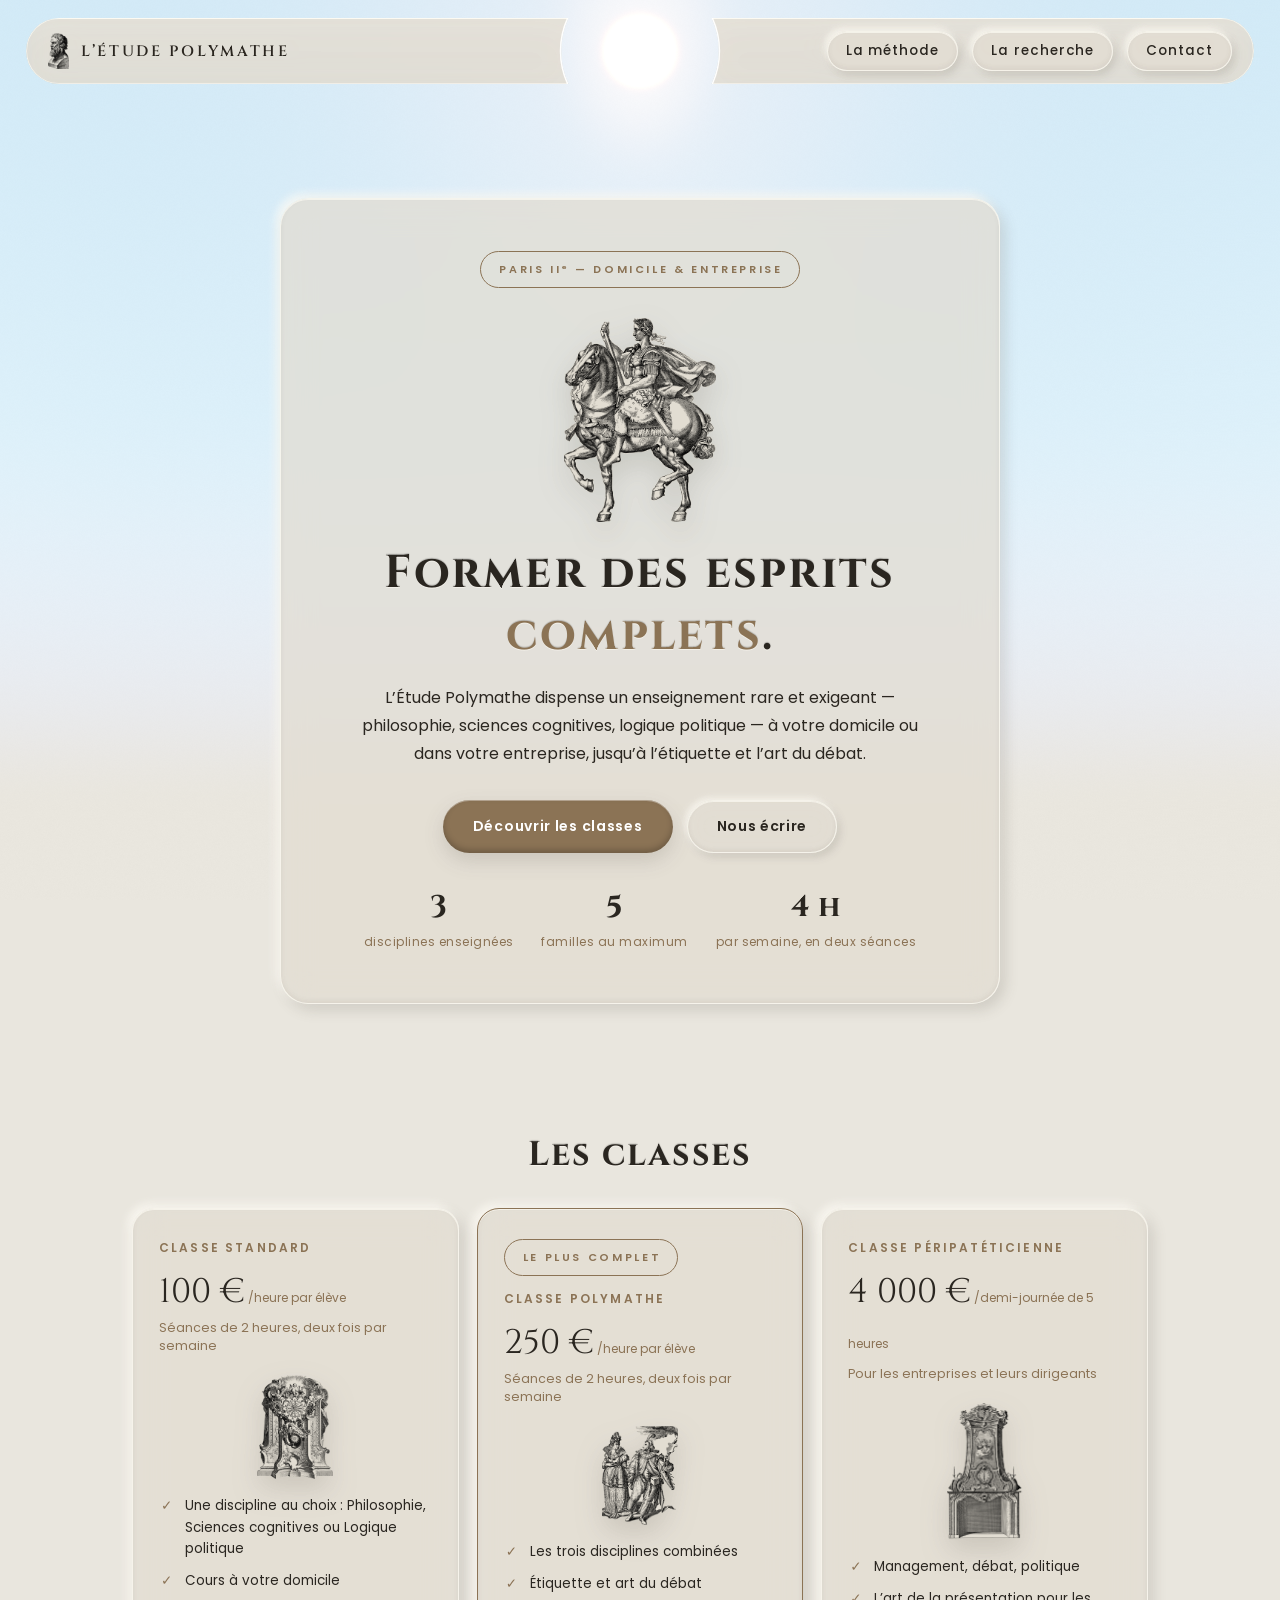
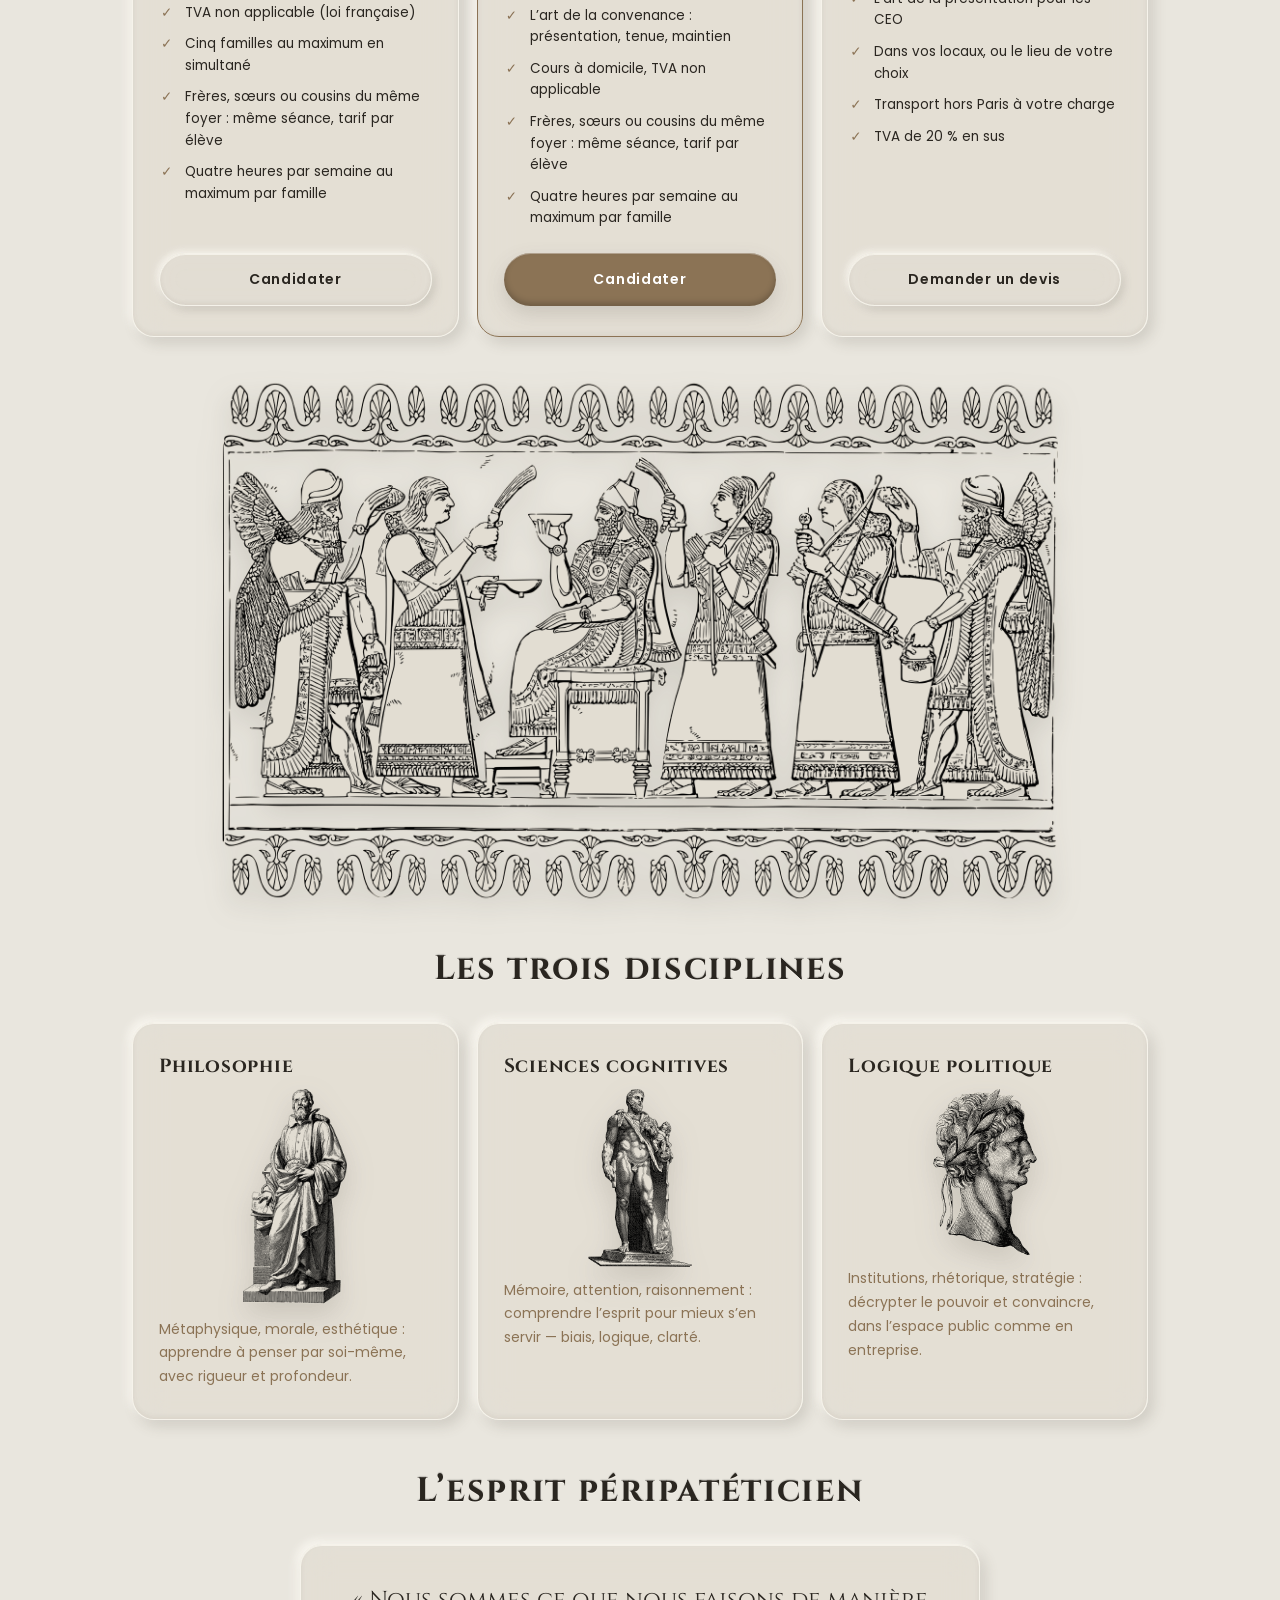
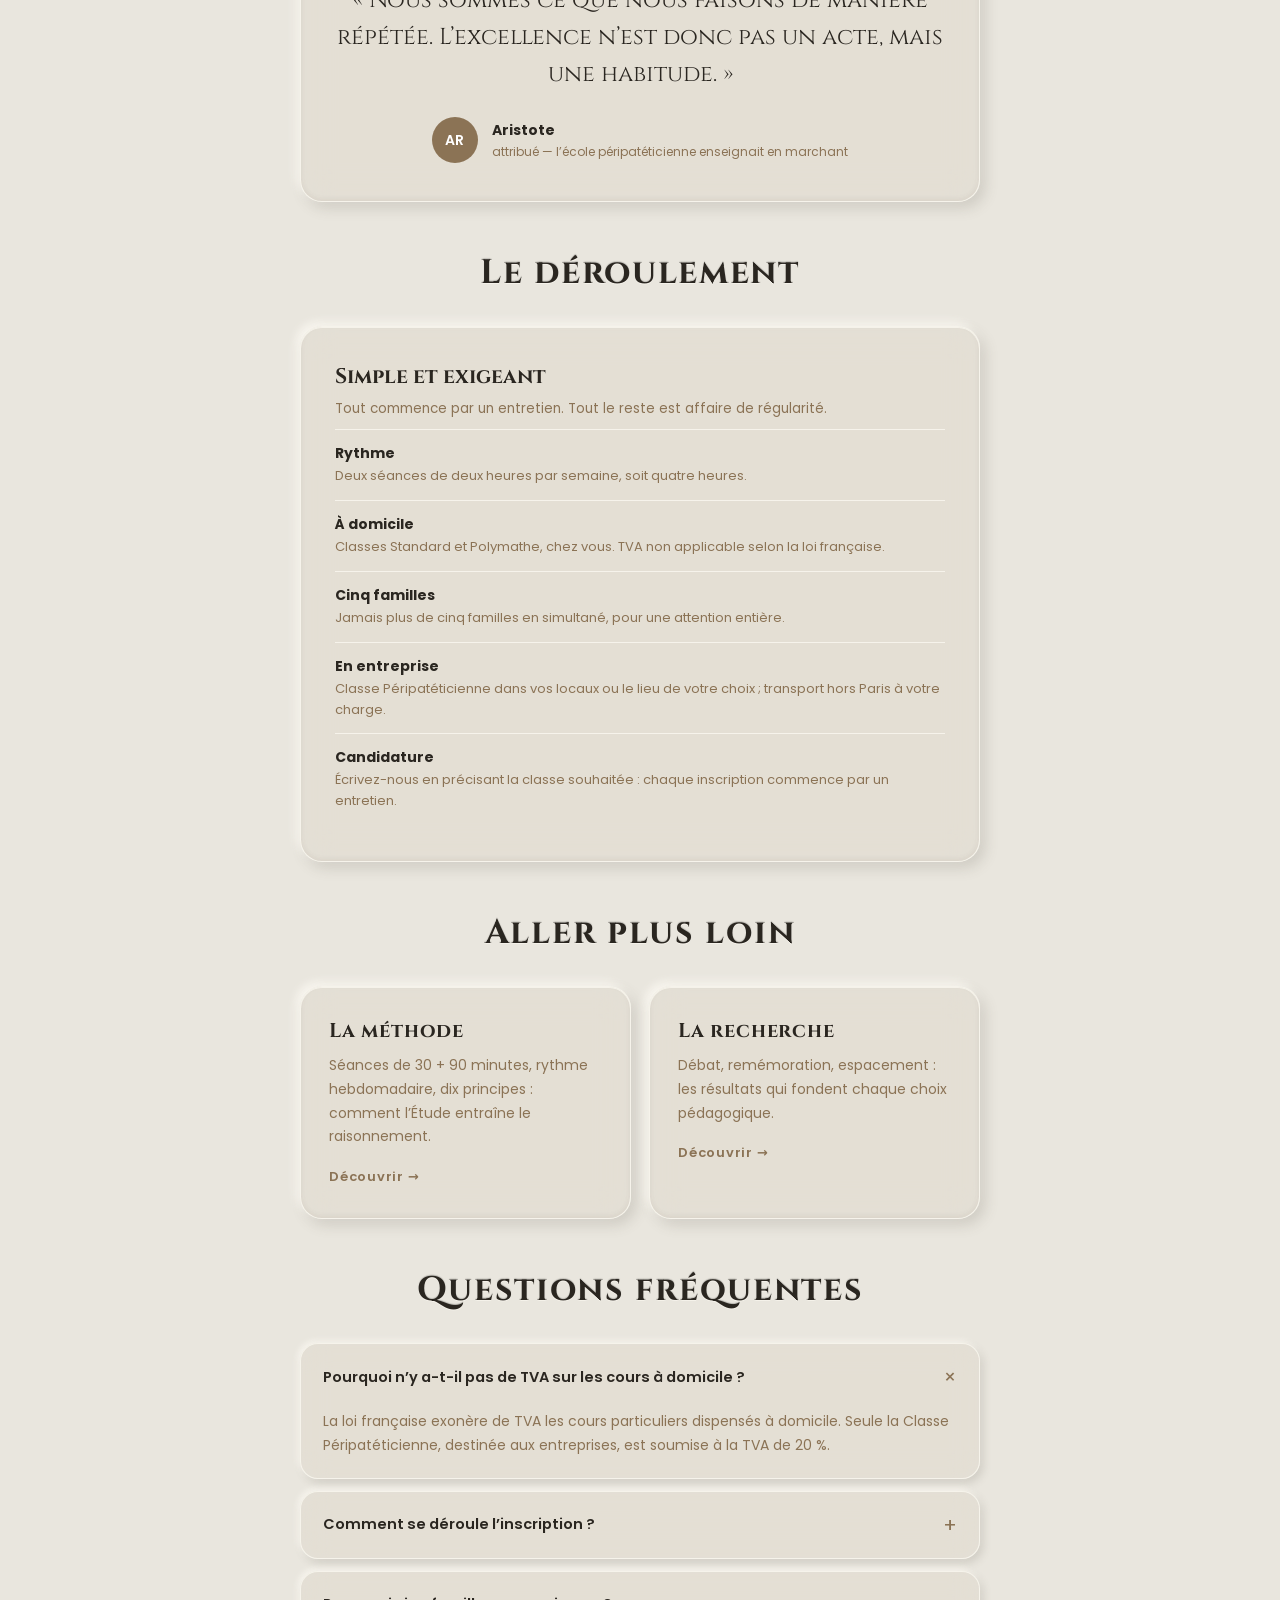
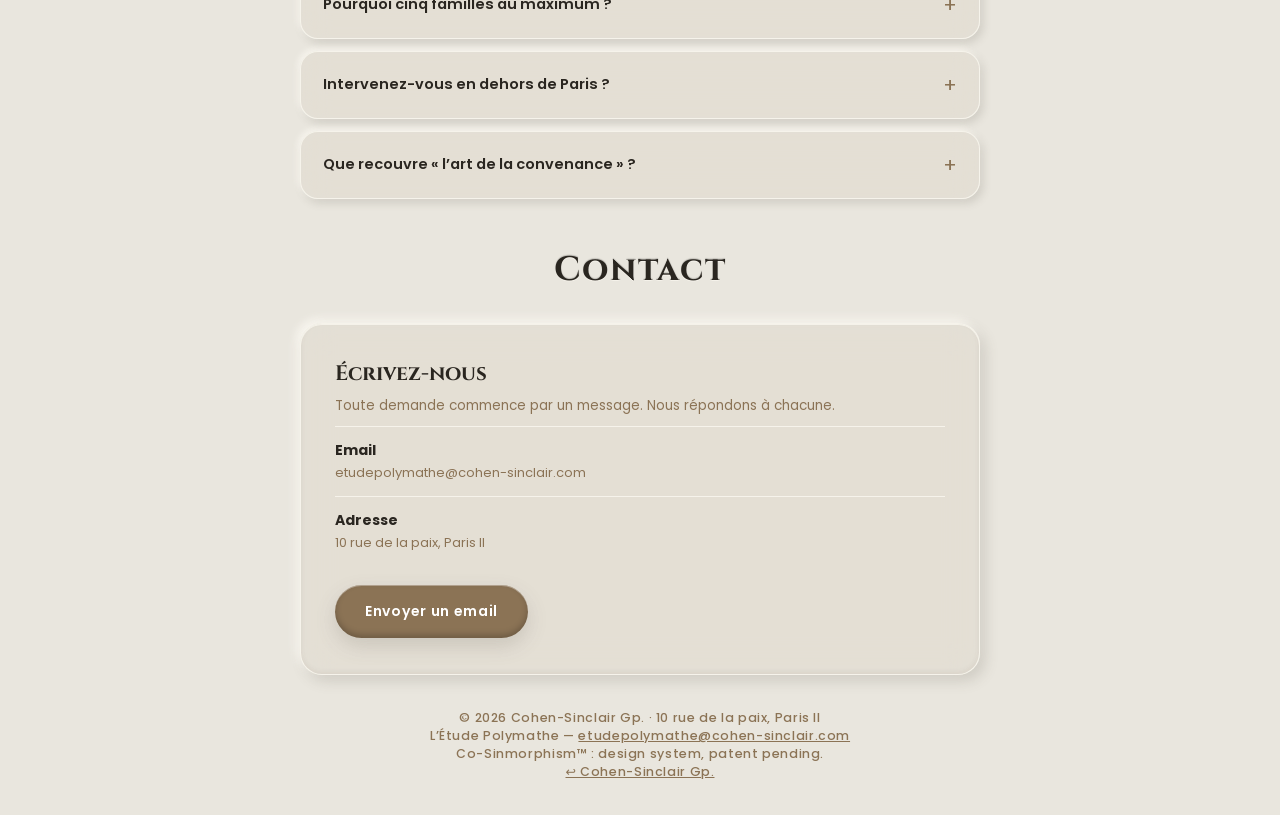
<file: etude.html>
<!DOCTYPE html>
<html lang="fr" data-theme="light">
<head>
<meta charset="utf-8">
<meta name="viewport" content="width=device-width, initial-scale=1">
<link href="https://fonts.googleapis.com/css2?family=Poppins:wght@400;500;600;700&display=swap" rel="stylesheet">
<link href="https://fonts.googleapis.com/css2?family=Cinzel:wght@500;600;700&display=swap" rel="stylesheet">
<link href="css/styles.css" rel="stylesheet">
<title>L’Étude Polymathe — Enseignement d’excellence à Paris</title>
<meta name="description" content="L’Étude Polymathe dispense un enseignement rare et exigeant — philosophie, sciences cognitives, logique politique — à votre domicile ou dans votre entreprise.">
</head>
<body>
<canvas id="sky"></canvas>
<header id="nav">
  <div class="bar" id="barL"><svg class="bevel" aria-hidden="true"><path class="edge" d=""/><path class="arc" d=""/></svg><div class="brand"><img class="logo" src="aristotle-logo.png" alt=""><span id="brandName">L’Étude Polymathe</span></div></div>
  <div class="sun-gap" aria-hidden="true"></div>
  <div class="bar" id="barR"><svg class="bevel" aria-hidden="true"><path class="edge" d=""/><path class="arc" d=""/></svg><nav class="links"><a href="methode.html">La méthode</a><a href="recherche.html">La recherche</a><a href="#contact">Contact</a></nav></div>
</header>
<main id="content">
  <div class="hero-space"></div>
  <section class="band-wrap">
    <div class="cta-band">
      <span class="badge">Paris IIᵉ — Domicile &amp; entreprise</span>
      <div class="mascot king wide"><img class="back day" src="philosopher-king-back-day.png" alt=""><img class="back night" src="philosopher-king-back-night.png" alt=""><img class="art" src="philosopher-king-art.png" alt="Le Roi-Philosophe, mascotte de L’Étude"></div>
      <h1>Former des esprits <span class="hl">complets</span>.</h1>
      <p>L’Étude Polymathe dispense un enseignement rare et exigeant — philosophie, sciences cognitives, logique politique — à votre domicile ou dans votre entreprise, jusqu’à l’étiquette et l’art du débat.</p>
      <div class="cta-row">
        <a class="btn-primary" href="#classes">Découvrir les classes</a>
        <a class="btn-secondary" href="mailto:etudepolymathe@cohen-sinclair.com">Nous écrire</a>
      </div>
      <div class="hero-stats">
        <div><b>3</b><span>disciplines enseignées</span></div>
        <div><b>5</b><span>familles au maximum</span></div>
        <div><b>4 h</b><span>par semaine, en deux séances</span></div>
      </div>
    </div>
  </section>
  <section class="sec" id="classes">
    <h2>Les classes</h2>
    <div class="price-grid">
      <div class="price-card">
        <div class="plan">Classe Standard</div>
        <div class="amount">100 €<small> /heure par élève</small></div>
        <div class="bill-note">Séances de 2 heures, deux fois par semaine</div>
        <div class="mascot"><img class="back day" src="ornate-clock-back-day.png" alt=""><img class="back night" src="ornate-clock-back-night.png" alt=""><img class="art" src="ornate-clock-art.png" alt="Horloge sculptée"></div>
        <ul>
          <li>Une discipline au choix : Philosophie, Sciences cognitives ou Logique politique</li>
          <li>Cours à votre domicile</li>
          <li>TVA non applicable (loi française)</li>
          <li>Cinq familles au maximum en simultané</li>
          <li>Frères, sœurs ou cousins du même foyer : même séance, tarif par élève</li>
          <li>Quatre heures par semaine au maximum par famille</li>
        </ul>
        <a class="btn-secondary" href="mailto:etudepolymathe@cohen-sinclair.com?subject=Candidature%20-%20Classe%20Standard">Candidater</a>
      </div>
      <div class="price-card hot">
        <span class="badge pop">Le plus complet</span>
        <div class="plan">Classe Polymathe</div>
        <div class="amount">250 €<small> /heure par élève</small></div>
        <div class="bill-note">Séances de 2 heures, deux fois par semaine</div>
        <div class="mascot"><img class="back day" src="courtship-back-day.png" alt=""><img class="back night" src="courtship-back-night.png" alt=""><img class="art" src="courtship-art.png" alt="Scène galante — l’art de la convenance"></div>
        <ul>
          <li>Les trois disciplines combinées</li>
          <li>Étiquette et art du débat</li>
          <li>L’art de la convenance : présentation, tenue, maintien</li>
          <li>Cours à domicile, TVA non applicable</li>
          <li>Frères, sœurs ou cousins du même foyer : même séance, tarif par élève</li>
          <li>Quatre heures par semaine au maximum par famille</li>
        </ul>
        <a class="btn-primary" href="mailto:etudepolymathe@cohen-sinclair.com?subject=Candidature%20-%20Classe%20Polymathe">Candidater</a>
      </div>
      <div class="price-card">
        <div class="plan">Classe Péripatéticienne</div>
        <div class="amount">4 000 €<small> /demi-journée de 5 heures</small></div>
        <div class="bill-note">Pour les entreprises et leurs dirigeants</div>
        <div class="mascot"><img class="back day" src="chimney-clock-back-day.png" alt=""><img class="back night" src="chimney-clock-back-night.png" alt=""><img class="art" src="chimney-clock-art.png" alt="Cheminée à horloge"></div>
        <ul>
          <li>Management, débat, politique</li>
          <li>L’art de la présentation pour les CEO</li>
          <li>Dans vos locaux, ou le lieu de votre choix</li>
          <li>Transport hors Paris à votre charge</li>
          <li>TVA de 20 % en sus</li>
        </ul>
        <a class="btn-secondary" href="mailto:etudepolymathe@cohen-sinclair.com?subject=Devis%20-%20Classe%20Peripateticienne">Demander un devis</a>
      </div>
    </div>
  </section>
  <div class="frieze"><div class="mascot"><img class="back day" src="assyrian-mural-back-day.png" alt=""><img class="back night" src="assyrian-mural-back-night.png" alt=""><img class="art" src="assyrian-mural-art.png" alt="Frise assyrienne"></div></div>
  <section class="sec" id="disciplines">
    <h2>Les trois disciplines</h2>
    <div class="feat-grid">
      <div class="feature-card"><h3>Philosophie</h3>
      <div class="mascot galileo"><img class="back day" src="galileo-back-day.png" alt=""><img class="back night" src="galileo-back-night.png" alt=""><img class="art" src="galileo-art.png" alt="Galilée, figure de la Philosophie"></div><p>Métaphysique, morale, esthétique : apprendre à penser par soi-même, avec rigueur et profondeur.</p></div>
      <div class="feature-card"><h3>Sciences cognitives</h3>
      <div class="mascot hercules"><img class="back day" src="hercules-back-day.png" alt=""><img class="back night" src="hercules-back-night.png" alt=""><img class="art" src="hercules-art.png" alt="Hercule, figure des Sciences cognitives"></div><p>Mémoire, attention, raisonnement : comprendre l’esprit pour mieux s’en servir — biais, logique, clarté.</p></div>
      <div class="feature-card"><h3>Logique politique</h3>
      <div class="mascot claudius"><img class="back day" src="claudius-back-day.png" alt=""><img class="back night" src="claudius-back-night.png" alt=""><img class="art" src="claudius-art.png" alt="L’empereur Claude, figure de la Logique politique"></div><p>Institutions, rhétorique, stratégie : décrypter le pouvoir et convaincre, dans l’espace public comme en entreprise.</p></div>
    </div>
  </section>
  <section class="sec" id="esprit">
    <h2>L’esprit péripatéticien</h2>
    <div class="quote-card narrow">
      <blockquote>« Nous sommes ce que nous faisons de manière répétée. L’excellence n’est donc pas un acte, mais une habitude. »</blockquote>
      <div class="who"><div class="avatar">AR</div><div><b>Aristote</b><span>attribué — l’école péripatéticienne enseignait en marchant</span></div></div>
    </div>
  </section>
  <section class="sec" id="methode">
    <h2>Le déroulement</h2>
    <div class="contact-card narrow">
      <h3>Simple et exigeant</h3>
      <p class="auth-sub">Tout commence par un entretien. Tout le reste est affaire de régularité.</p>
      <div class="info-row"><div><b>Rythme</b><span>Deux séances de deux heures par semaine, soit quatre heures.</span></div></div>
      <div class="info-row"><div><b>À domicile</b><span>Classes Standard et Polymathe, chez vous. TVA non applicable selon la loi française.</span></div></div>
      <div class="info-row"><div><b>Cinq familles</b><span>Jamais plus de cinq familles en simultané, pour une attention entière.</span></div></div>
      <div class="info-row"><div><b>En entreprise</b><span>Classe Péripatéticienne dans vos locaux ou le lieu de votre choix ; transport hors Paris à votre charge.</span></div></div>
      <div class="info-row"><div><b>Candidature</b><span>Écrivez-nous en précisant la classe souhaitée : chaque inscription commence par un entretien.</span></div></div>
    </div>
  </section>
  <section class="sec" id="approfondir">
    <h2>Aller plus loin</h2>
    <div class="duo-grid">
      <a class="deep-card" href="methode.html"><h3>La méthode</h3><p>Séances de 30 + 90 minutes, rythme hebdomadaire, dix principes : comment l’Étude entraîne le raisonnement.</p><span class="more">Découvrir →</span></a>
      <a class="deep-card" href="recherche.html"><h3>La recherche</h3><p>Débat, remémoration, espacement : les résultats qui fondent chaque choix pédagogique.</p><span class="more">Découvrir →</span></a>
    </div>
  </section>
  <section class="sec" id="faq">
    <h2>Questions fréquentes</h2>
    <div class="faq-list narrow">
      <div class="accordion-item open"><div class="accordion-head"><span>Pourquoi n’y a-t-il pas de TVA sur les cours à domicile ?</span></div><div class="accordion-body"><p>La loi française exonère de TVA les cours particuliers dispensés à domicile. Seule la Classe Péripatéticienne, destinée aux entreprises, est soumise à la TVA de 20 %.</p></div></div>
      <div class="accordion-item"><div class="accordion-head"><span>Comment se déroule l’inscription ?</span></div><div class="accordion-body"><p>Écrivez-nous en précisant la classe souhaitée. Chaque candidature donne lieu à un entretien, afin de vérifier que l’exigence de l’Étude convient à l’élève comme à sa famille.</p></div></div>
      <div class="accordion-item"><div class="accordion-head"><span>Pourquoi cinq familles au maximum ?</span></div><div class="accordion-body"><p>Parce que la qualité exige la rareté : cinq familles, c’est la garantie d’une attention entière et d’un enseignement véritablement sur mesure.</p></div></div>
      <div class="accordion-item"><div class="accordion-head"><span>Intervenez-vous en dehors de Paris ?</span></div><div class="accordion-body"><p>Pour les entreprises, oui, partout — le transport hors Paris est à votre charge. Les cours à domicile ont lieu à Paris ; écrivez-nous pour toute demande particulière.</p></div></div>
      <div class="accordion-item"><div class="accordion-head"><span>Que recouvre « l’art de la convenance » ?</span></div><div class="accordion-body"><p>Présentation, tenue vestimentaire, maintien, correspondance, art de la table : tout ce qui fait qu’une intelligence se remarque avant même de parler.</p></div></div>
    </div>
  </section>
  <section class="sec" id="contact">
    <h2>Contact</h2>
    <div class="contact-card narrow">
      <h3>Écrivez-nous</h3>
      <p class="auth-sub">Toute demande commence par un message. Nous répondons à chacune.</p>
      <div class="info-row"><div><b>Email</b><span>etudepolymathe@cohen-sinclair.com</span></div></div>
      <div class="info-row"><div><b>Adresse</b><span>10 rue de la paix, Paris II</span></div></div>
      <div style="margin-top:18px"><a class="btn-primary" href="mailto:etudepolymathe@cohen-sinclair.com">Envoyer un email</a></div>
    </div>
  </section>
  <footer class="site-foot"><div>© 2026 Cohen-Sinclair Gp. · 10 rue de la paix, Paris II</div><div>L’Étude Polymathe — <a href="mailto:etudepolymathe@cohen-sinclair.com">etudepolymathe@cohen-sinclair.com</a></div><div>Co-Sinmorphism™ : design system, patent pending.</div><div><a href="index.html">↩ Cohen-Sinclair Gp.</a></div></footer>
</main>
<button class="to-top" id="toTop" aria-label="Haut de page">↑</button>
<div id="errbox"></div>
<div id="fatal"></div>
<script src="js/main.js"></script>
</body>
</html>
</file>
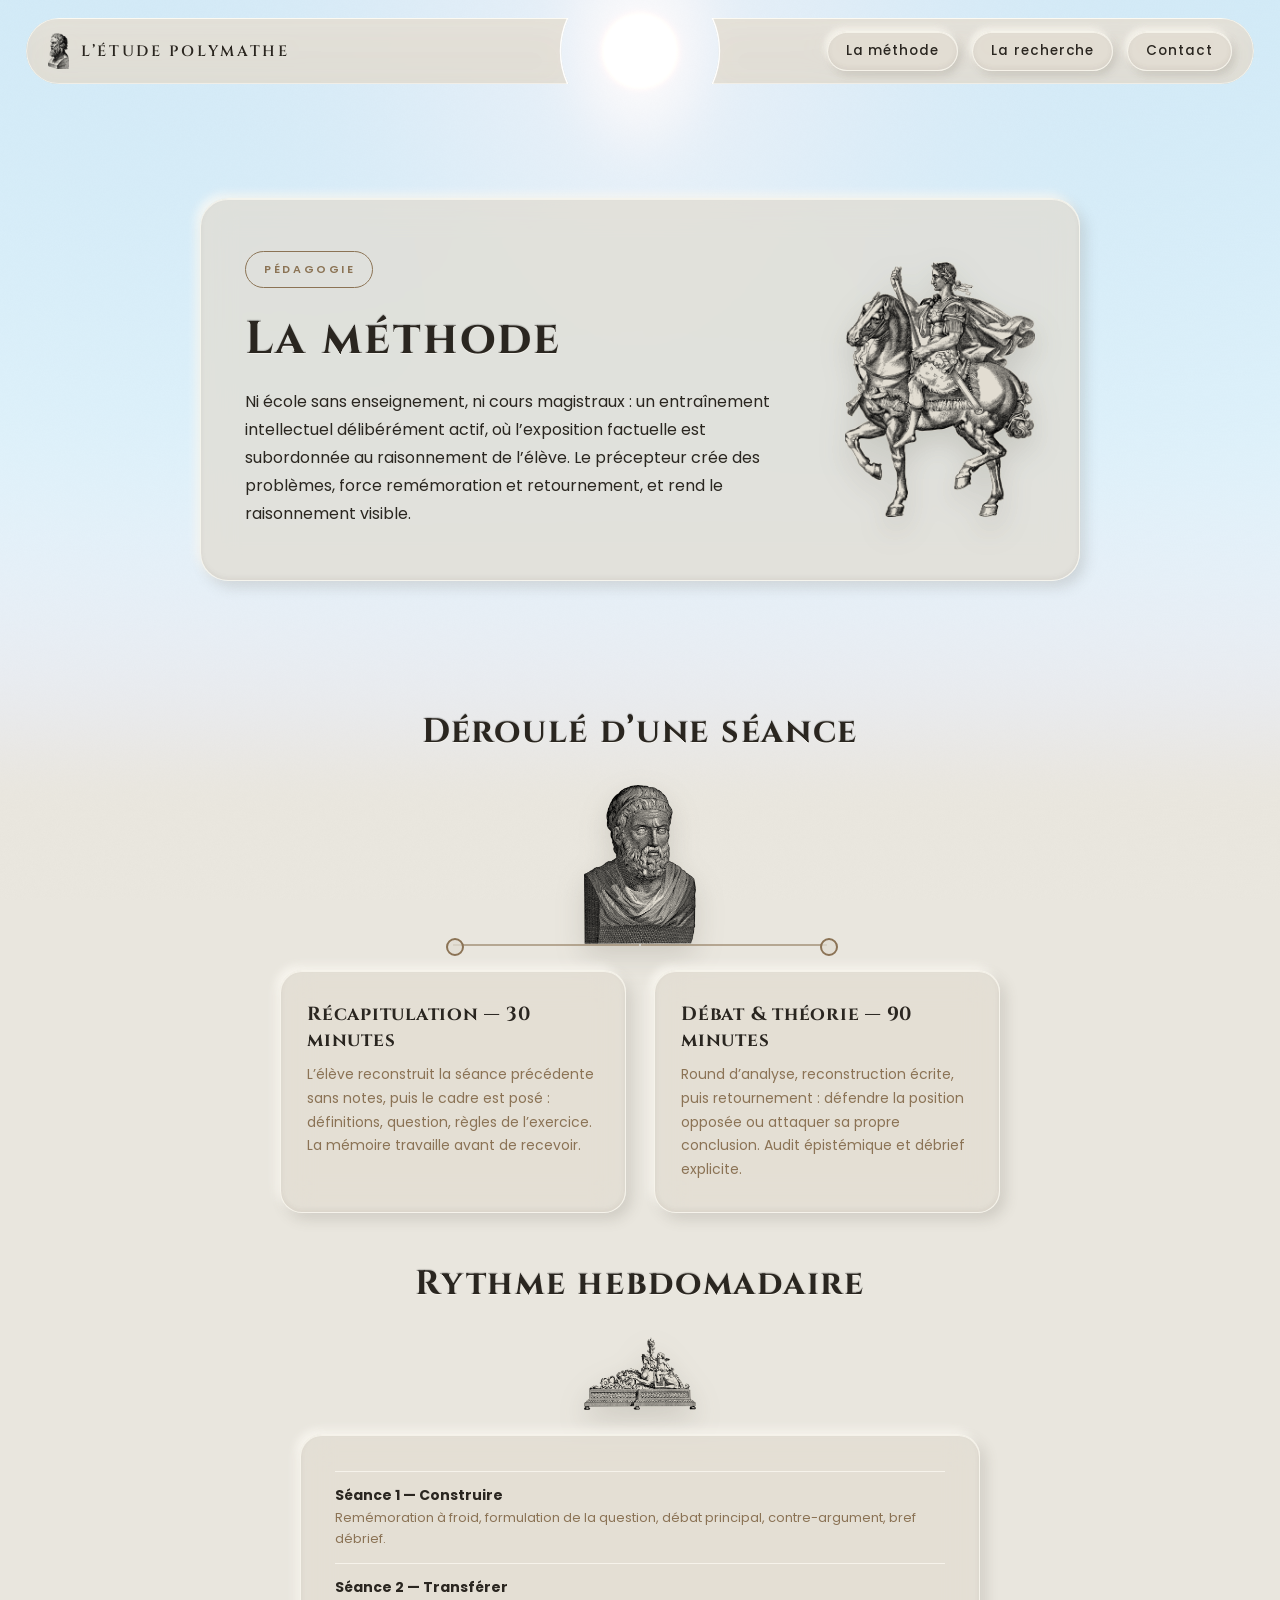
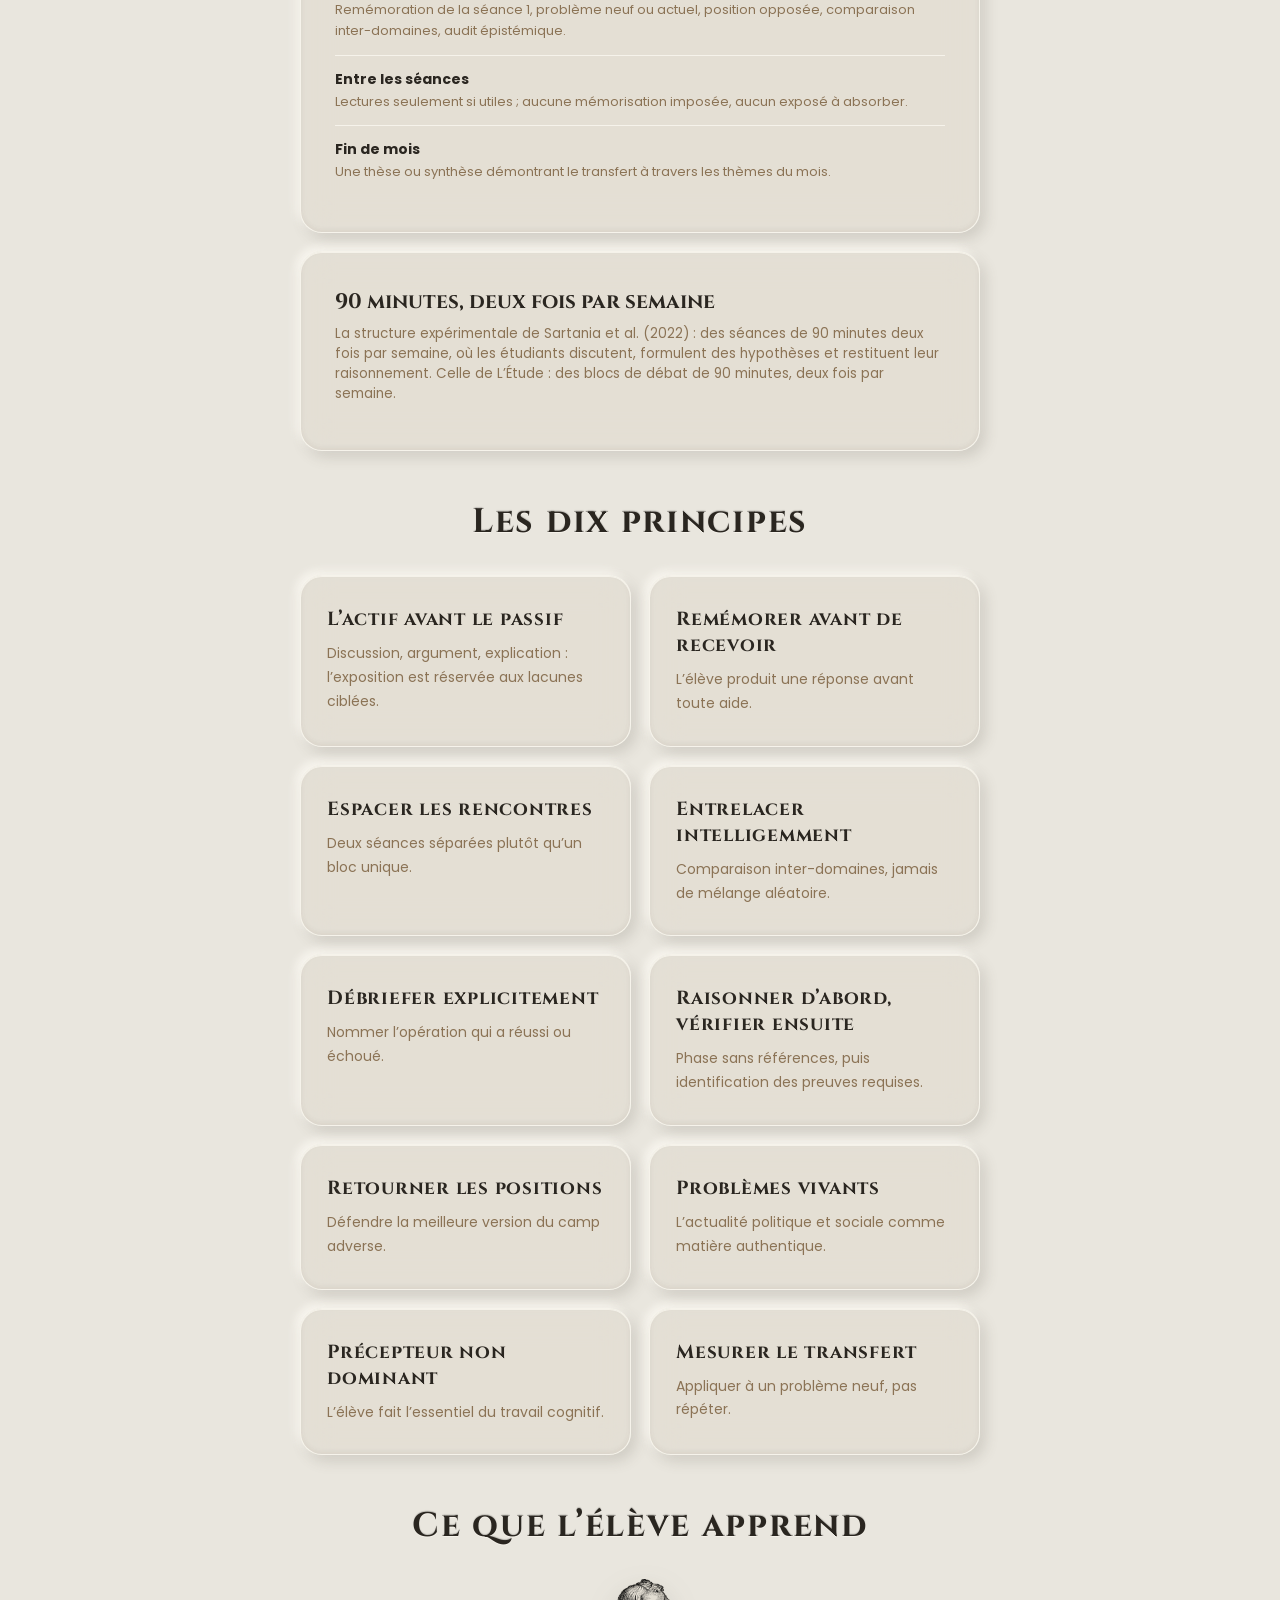
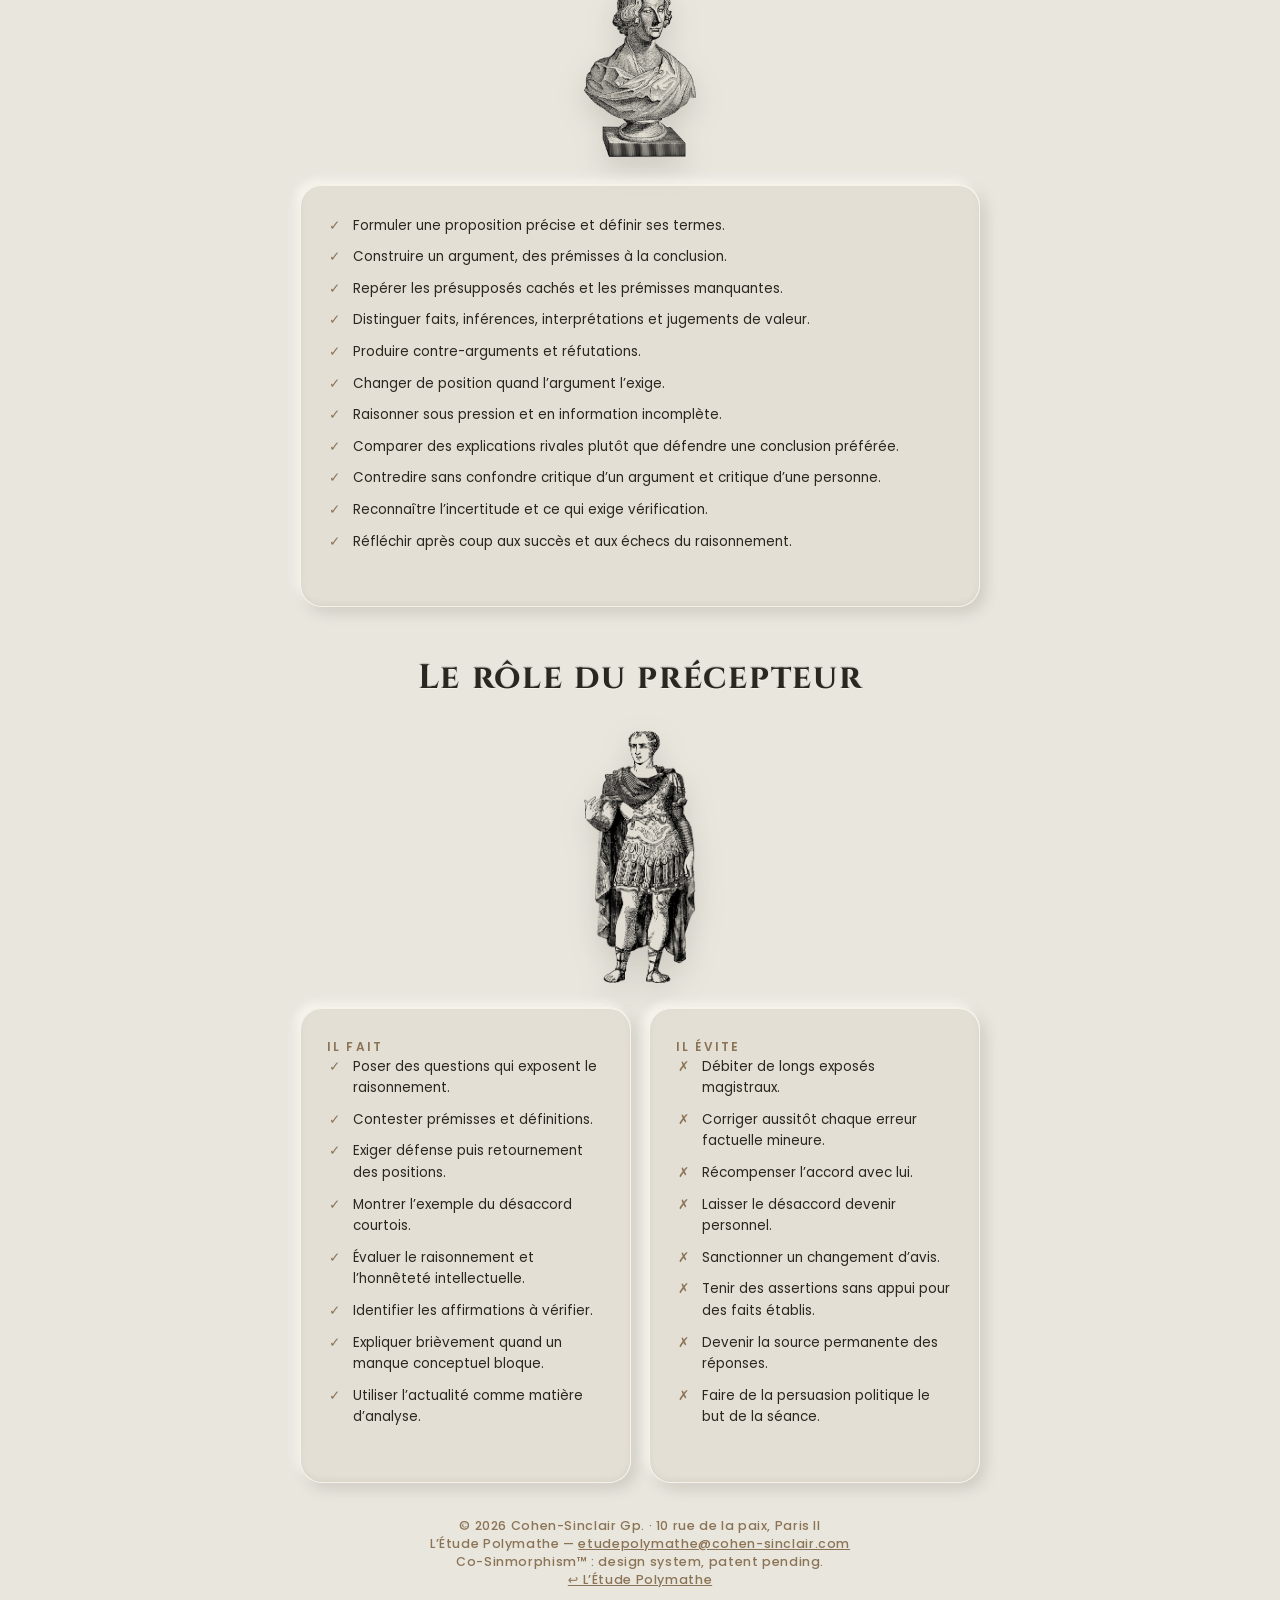
<file: methode.html>
<!DOCTYPE html>
<html lang="fr" data-theme="light">
<head>
<meta charset="utf-8">
<meta name="viewport" content="width=device-width, initial-scale=1">
<link href="https://fonts.googleapis.com/css2?family=Poppins:wght@400;500;600;700&display=swap" rel="stylesheet">
<link href="https://fonts.googleapis.com/css2?family=Cinzel:wght@500;600;700&display=swap" rel="stylesheet">
<link href="css/styles.css" rel="stylesheet">
<title>La méthode — L’Étude Polymathe</title>
<meta name="description" content="La méthode de L’Étude Polymathe : séances de 30 + 90 minutes deux fois par semaine, rythme hebdomadaire, dix principes pédagogiques.">
</head>
<body>
<canvas id="sky"></canvas>
<header id="nav">
  <div class="bar" id="barL"><svg class="bevel" aria-hidden="true"><path class="edge" d=""/><path class="arc" d=""/></svg><div class="brand"><img class="logo" src="aristotle-logo.png" alt=""><span id="brandName">L’Étude Polymathe</span></div></div>
  <div class="sun-gap" aria-hidden="true"></div>
  <div class="bar" id="barR"><svg class="bevel" aria-hidden="true"><path class="edge" d=""/><path class="arc" d=""/></svg><nav class="links"><a href="methode.html">La méthode</a><a href="recherche.html">La recherche</a><a href="etude.html#contact">Contact</a></nav></div>
</header>
<main id="content">
  <div class="hero-space"></div>
  <section class="band-wrap">
    <div class="cta-band split"><div class="split-text">
      <span class="badge">Pédagogie</span>
      <h1>La méthode</h1>
      <p>Ni école sans enseignement, ni cours magistraux : un entraînement intellectuel délibérément actif, où l’exposition factuelle est subordonnée au raisonnement de l’élève. Le précepteur crée des problèmes, force remémoration et retournement, et rend le raisonnement visible.</p>
      </div>
      <div class="mascot king"><img class="back day" src="philosopher-king-back-day.png" alt=""><img class="back night" src="philosopher-king-back-night.png" alt=""><img class="art" src="philosopher-king-art.png" alt="Le Roi-Philosophe, mascotte de L’Étude"></div>
    </div>
  </section>
  <section class="sec" id="seance">
    <h2>Déroulé d’une séance</h2>
    <div class="mascot"><img class="back day" src="sophocles-back-day.png" alt=""><img class="back night" src="sophocles-back-night.png" alt=""><img class="art" src="sophocles-art.png" alt="Sophocle — le débat"></div>
    <div class="timeline">
      <div class="feature-card"><h3>Récapitulation — 30 minutes</h3><p>L’élève reconstruit la séance précédente sans notes, puis le cadre est posé : définitions, question, règles de l’exercice. La mémoire travaille avant de recevoir.</p></div>
      <div class="feature-card"><h3>Débat &amp; théorie — 90 minutes</h3><p>Round d’analyse, reconstruction écrite, puis retournement : défendre la position opposée ou attaquer sa propre conclusion. Audit épistémique et débrief explicite.</p></div>
    </div>
  </section>
  <section class="sec" id="rythme">
    <h2>Rythme hebdomadaire</h2>
    <div class="mascot widefig"><img class="back day" src="sphynx-clock-back-day.png" alt=""><img class="back night" src="sphynx-clock-back-night.png" alt=""><img class="art" src="sphynx-clock-art.png" alt="Sphinx — le rythme du temps"></div>
    <div class="contact-card narrow">
      <div class="info-row"><div><b>Séance 1 — Construire</b><span>Remémoration à froid, formulation de la question, débat principal, contre-argument, bref débrief.</span></div></div>
      <div class="info-row"><div><b>Séance 2 — Transférer</b><span>Remémoration de la séance 1, problème neuf ou actuel, position opposée, comparaison inter-domaines, audit épistémique.</span></div></div>
      <div class="info-row"><div><b>Entre les séances</b><span>Lectures seulement si utiles ; aucune mémorisation imposée, aucun exposé à absorber.</span></div></div>
      <div class="info-row"><div><b>Fin de mois</b><span>Une thèse ou synthèse démontrant le transfert à travers les thèmes du mois.</span></div></div>
    </div>
    <div style="height:18px"></div>
    <div class="contact-card narrow">
      <h3>90 minutes, deux fois par semaine</h3>
      <p class="auth-sub">La structure expérimentale de Sartania et al. (2022) : des séances de 90 minutes deux fois par semaine, où les étudiants discutent, formulent des hypothèses et restituent leur raisonnement. Celle de L’Étude : des blocs de débat de 90 minutes, deux fois par semaine.</p>
    </div>
  </section>
  <section class="sec" id="principes">
    <h2>Les dix principes</h2>
    <div class="duo-grid">
      <div class="feature-card"><h3>L’actif avant le passif</h3><p>Discussion, argument, explication : l’exposition est réservée aux lacunes ciblées.</p></div>
      <div class="feature-card"><h3>Remémorer avant de recevoir</h3><p>L’élève produit une réponse avant toute aide.</p></div>
      <div class="feature-card"><h3>Espacer les rencontres</h3><p>Deux séances séparées plutôt qu’un bloc unique.</p></div>
      <div class="feature-card"><h3>Entrelacer intelligemment</h3><p>Comparaison inter-domaines, jamais de mélange aléatoire.</p></div>
      <div class="feature-card"><h3>Débriefer explicitement</h3><p>Nommer l’opération qui a réussi ou échoué.</p></div>
      <div class="feature-card"><h3>Raisonner d’abord, vérifier ensuite</h3><p>Phase sans références, puis identification des preuves requises.</p></div>
      <div class="feature-card"><h3>Retourner les positions</h3><p>Défendre la meilleure version du camp adverse.</p></div>
      <div class="feature-card"><h3>Problèmes vivants</h3><p>L’actualité politique et sociale comme matière authentique.</p></div>
      <div class="feature-card"><h3>Précepteur non dominant</h3><p>L’élève fait l’essentiel du travail cognitif.</p></div>
      <div class="feature-card"><h3>Mesurer le transfert</h3><p>Appliquer à un problème neuf, pas répéter.</p></div>
    </div>
  </section>
  <section class="sec" id="capacites">
    <h2>Ce que l’élève apprend</h2>
    <div class="mascot"><img class="back day" src="dickens-back-day.png" alt=""><img class="back night" src="dickens-back-night.png" alt=""><img class="art" src="dickens-art.png" alt="Dickens — lire les caractères"></div>
    <div class="price-card narrow">
      <ul>
        <li>Formuler une proposition précise et définir ses termes.</li>
        <li>Construire un argument, des prémisses à la conclusion.</li>
        <li>Repérer les présupposés cachés et les prémisses manquantes.</li>
        <li>Distinguer faits, inférences, interprétations et jugements de valeur.</li>
        <li>Produire contre-arguments et réfutations.</li>
        <li>Changer de position quand l’argument l’exige.</li>
        <li>Raisonner sous pression et en information incomplète.</li>
        <li>Comparer des explications rivales plutôt que défendre une conclusion préférée.</li>
        <li>Contredire sans confondre critique d’un argument et critique d’une personne.</li>
        <li>Reconnaître l’incertitude et ce qui exige vérification.</li>
        <li>Réfléchir après coup aux succès et aux échecs du raisonnement.</li>
      </ul>
    </div>
  </section>
  <section class="sec" id="precepteur">
    <h2>Le rôle du précepteur</h2>
    <div class="mascot"><img class="back day" src="caesar-back-day.png" alt=""><img class="back night" src="caesar-back-night.png" alt=""><img class="art" src="caesar-art.png" alt="César — l’autorité"></div>
    <div class="duo-grid">
      <div class="price-card"><div class="plan">Il fait</div>
        <ul>
          <li>Poser des questions qui exposent le raisonnement.</li>
          <li>Contester prémisses et définitions.</li>
          <li>Exiger défense puis retournement des positions.</li>
          <li>Montrer l’exemple du désaccord courtois.</li>
          <li>Évaluer le raisonnement et l’honnêteté intellectuelle.</li>
          <li>Identifier les affirmations à vérifier.</li>
          <li>Expliquer brièvement quand un manque conceptuel bloque.</li>
          <li>Utiliser l’actualité comme matière d’analyse.</li>
        </ul>
      </div>
      <div class="price-card avoid"><div class="plan">Il évite</div>
        <ul>
          <li>Débiter de longs exposés magistraux.</li>
          <li>Corriger aussitôt chaque erreur factuelle mineure.</li>
          <li>Récompenser l’accord avec lui.</li>
          <li>Laisser le désaccord devenir personnel.</li>
          <li>Sanctionner un changement d’avis.</li>
          <li>Tenir des assertions sans appui pour des faits établis.</li>
          <li>Devenir la source permanente des réponses.</li>
          <li>Faire de la persuasion politique le but de la séance.</li>
        </ul>
      </div>
    </div>
  </section>
<footer class="site-foot"><div>© 2026 Cohen-Sinclair Gp. · 10 rue de la paix, Paris II</div><div>L’Étude Polymathe — <a href="mailto:etudepolymathe@cohen-sinclair.com">etudepolymathe@cohen-sinclair.com</a></div><div>Co-Sinmorphism™ : design system, patent pending.</div><div><a href="etude.html">↩ L’Étude Polymathe</a></div></footer>
</main>
<button class="to-top" id="toTop" aria-label="Haut de page">↑</button>
<div id="errbox"></div>
<div id="fatal"></div>
<script src="js/main.js"></script>
</body>
</html>
</file>
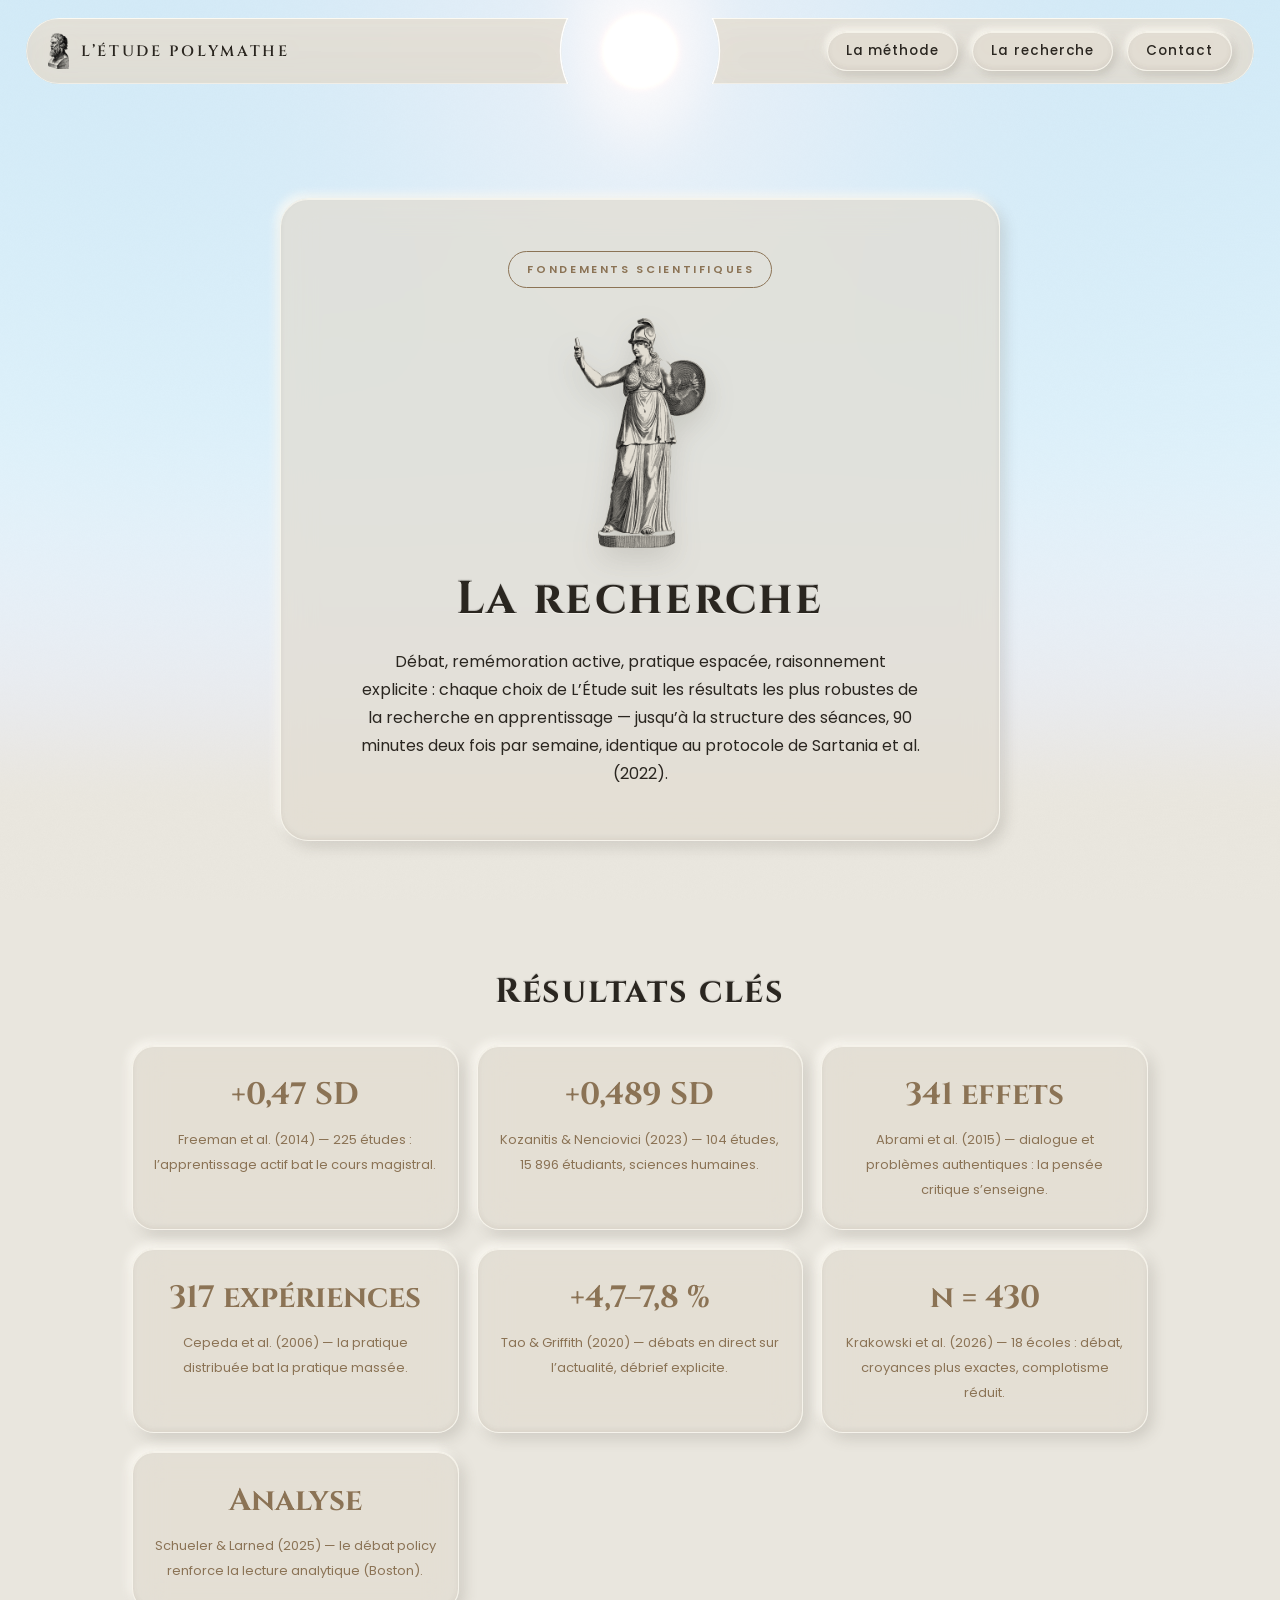
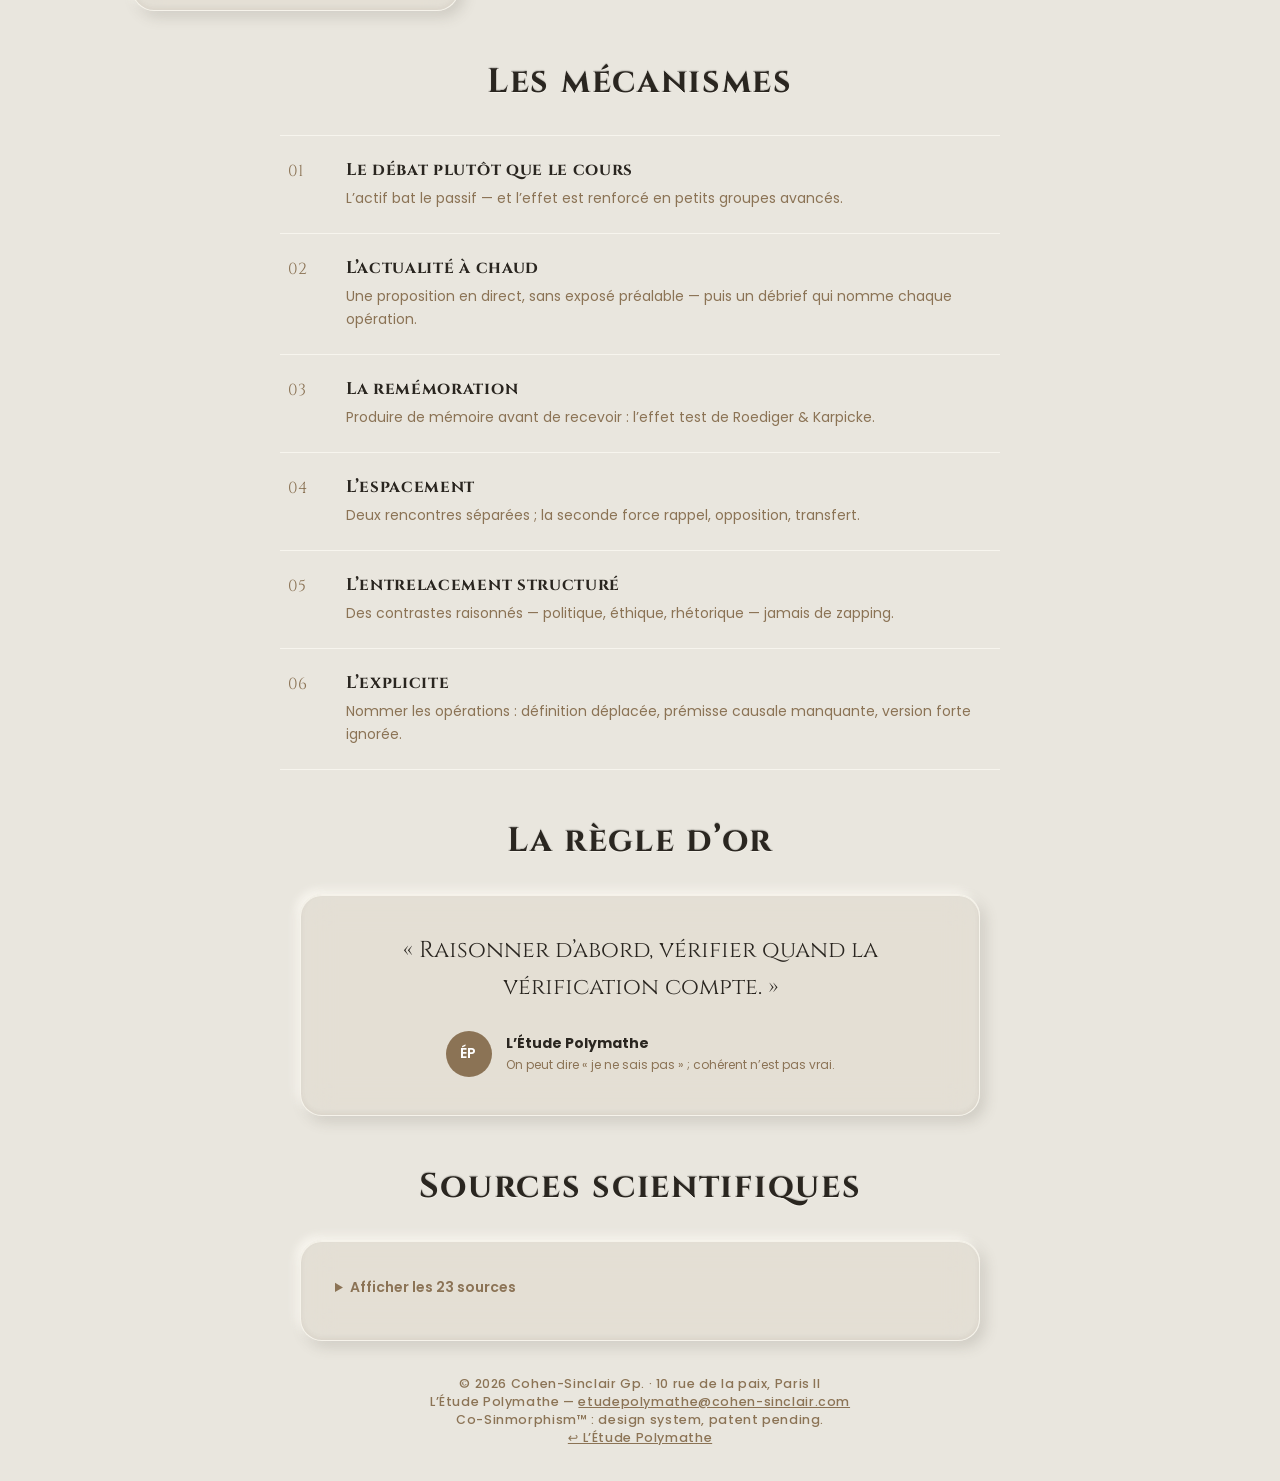
<file: recherche.html>
<!DOCTYPE html>
<html lang="fr" data-theme="light">
<head>
<meta charset="utf-8">
<meta name="viewport" content="width=device-width, initial-scale=1">
<link href="https://fonts.googleapis.com/css2?family=Poppins:wght@400;500;600;700&display=swap" rel="stylesheet">
<link href="https://fonts.googleapis.com/css2?family=Cinzel:wght@500;600;700&display=swap" rel="stylesheet">
<link href="css/styles.css" rel="stylesheet">
<title>La recherche — L’Étude Polymathe</title>
<meta name="description" content="Débat, remémoration active, pratique espacée : les résultats de la recherche qui fondent la méthode de L’Étude Polymathe.">
</head>
<body>
<canvas id="sky"></canvas>
<header id="nav">
  <div class="bar" id="barL"><svg class="bevel" aria-hidden="true"><path class="edge" d=""/><path class="arc" d=""/></svg><div class="brand"><img class="logo" src="aristotle-logo.png" alt=""><span id="brandName">L’Étude Polymathe</span></div></div>
  <div class="sun-gap" aria-hidden="true"></div>
  <div class="bar" id="barR"><svg class="bevel" aria-hidden="true"><path class="edge" d=""/><path class="arc" d=""/></svg><nav class="links"><a href="methode.html">La méthode</a><a href="recherche.html">La recherche</a><a href="etude.html#contact">Contact</a></nav></div>
</header>
<main id="content">
  <div class="hero-space"></div>
  <section class="band-wrap">
    <div class="cta-band doc">
      <span class="badge">Fondements scientifiques</span>
      <div class="mascot"><img class="back day" src="minerva-back-day.png" alt=""><img class="back night" src="minerva-back-night.png" alt=""><img class="art" src="minerva-art.png" alt="Minerve — la recherche"></div>
      <h1>La recherche</h1>
      <p>Débat, remémoration active, pratique espacée, raisonnement explicite : chaque choix de L’Étude suit les résultats les plus robustes de la recherche en apprentissage — jusqu’à la structure des séances, 90 minutes deux fois par semaine, identique au protocole de Sartania et al. (2022).</p>
    </div>
  </section>
  <section class="sec" id="resultats">
    <h2>Résultats clés</h2>
    <div class="stat-grid">
      <div class="stat-card"><b>+0,47 SD</b><span>Freeman et al. (2014) — 225 études : l’apprentissage actif bat le cours magistral.</span></div>
      <div class="stat-card"><b>+0,489 SD</b><span>Kozanitis &amp; Nenciovici (2023) — 104 études, 15 896 étudiants, sciences humaines.</span></div>
      <div class="stat-card"><b>341 effets</b><span>Abrami et al. (2015) — dialogue et problèmes authentiques : la pensée critique s’enseigne.</span></div>
      <div class="stat-card"><b>317 expériences</b><span>Cepeda et al. (2006) — la pratique distribuée bat la pratique massée.</span></div>
      <div class="stat-card"><b>+4,7–7,8 %</b><span>Tao &amp; Griffith (2020) — débats en direct sur l’actualité, débrief explicite.</span></div>
      <div class="stat-card"><b>n = 430</b><span>Krakowski et al. (2026) — 18 écoles : débat, croyances plus exactes, complotisme réduit.</span></div>
      <div class="stat-card"><b>Analyse</b><span>Schueler &amp; Larned (2025) — le débat policy renforce la lecture analytique (Boston).</span></div>
    </div>
  </section>
  <section class="sec" id="mecanismes">
    <h2>Les mécanismes</h2>
    <ol class="ledger">
      <li><div><h3>Le débat plutôt que le cours</h3><p>L’actif bat le passif — et l’effet est renforcé en petits groupes avancés.</p></div></li>
      <li><div><h3>L’actualité à chaud</h3><p>Une proposition en direct, sans exposé préalable — puis un débrief qui nomme chaque opération.</p></div></li>
      <li><div><h3>La remémoration</h3><p>Produire de mémoire avant de recevoir : l’effet test de Roediger &amp; Karpicke.</p></div></li>
      <li><div><h3>L’espacement</h3><p>Deux rencontres séparées ; la seconde force rappel, opposition, transfert.</p></div></li>
      <li><div><h3>L’entrelacement structuré</h3><p>Des contrastes raisonnés — politique, éthique, rhétorique — jamais de zapping.</p></div></li>
      <li><div><h3>L’explicite</h3><p>Nommer les opérations : définition déplacée, prémisse causale manquante, version forte ignorée.</p></div></li>
    </ol>
  </section>
  <section class="sec" id="regle">
    <h2>La règle d’or</h2>
    <div class="quote-card narrow">
      <blockquote>« Raisonner d’abord, vérifier quand la vérification compte. »</blockquote>
      <div class="who"><div class="avatar">ÉP</div><div><b>L’Étude Polymathe</b><span>On peut dire « je ne sais pas » ; cohérent n’est pas vrai.</span></div></div>
    </div>
  </section>
  <section class="sec" id="sources">
    <h2>Sources scientifiques</h2>
    <div class="contact-card narrow source-card">
      <details>
        <summary>Afficher les 23 sources</summary>
        <ol>
          <li>Roediger, H. L., & Karpicke, J. D. (2006). Test-Enhanced Learning. Psychological Science, 17(3).</li>
          <li>Roediger, H. L., & Karpicke, J. D. (2006). The Power of Testing Memory. Perspectives on Psychological Science, 1(3).</li>
          <li>Cepeda, N. J., Pashler, H., Vul, E., Wixted, J. T., & Rohrer, D. (2006). Distributed practice in verbal recall tasks. Psychological Bulletin, 132(3).</li>
          <li>Freeman, S., et al. (2014). Active learning increases student performance in science, engineering, and mathematics. PNAS, 111(23).</li>
          <li>Crouch, C. H., & Mazur, E. (2001). Peer Instruction: Ten years of experience and results. American Journal of Physics, 69(9).</li>
          <li>Abrami, P. C., et al. (2015). Strategies for Teaching Students to Think Critically: A Meta-Analysis. Review of Educational Research, 85(2).</li>
          <li>Kozanitis, A., & Nenciovici, L. (2023). Active learning versus traditional lecturing in humanities and social sciences: a meta-analysis. Higher Education, 86.</li>
          <li>Tao, Y., & Griffith, E. (2020). Critical Thinking Skills Training through Live Debates on Current Political Issues. PS: Political Science & Politics, 53(1).</li>
          <li>Chen, X., Wang, L., Zhai, X., & Li, Y. (2022). Argument Map-Supported Online Group Debate and Critical Thinking. Frontiers in Psychology, 13.</li>
          <li>Schueler, B. E., & Larned, K. E. (2025). Interscholastic Policy Debate Promotes Critical Thinking and College-Going. Educational Evaluation and Policy Analysis, 47(1).</li>
          <li>Krakowski, K., Clemm von Hohenberg, B., & Morisi, D. (2026). Does School Debating Reduce Vulnerability to Misinformation? The Journal of Politics, 88(3).</li>
          <li>Carvalho, P. F., & Goldstone, R. L. (2014). Effects of interleaved and blocked study. Frontiers in Psychology, 5.</li>
          <li>Wilson, K., & Korn, J. H. (2007). Attention during Lectures: Beyond Ten Minutes. Teaching of Psychology, 34(2).</li>
          <li>Bradbury, N. A. (2016). Attention span during lectures: 8 seconds, 10 minutes, or more? Advances in Physiology Education, 40(4).</li>
          <li>Folkard, S., & Monk, T. H. (1980). Circadian rhythms in human memory. British Journal of Psychology, 71(2).</li>
          <li>van der Heijden, K. B., et al. (2010). Time-of-day effects on cognition in preadolescents.</li>
          <li>Digdon, N., & Howell, K. (2008). Morningness, alertness and time of day.</li>
          <li>Bingham et al. (2022). Tracking student engagement with modalities of student–instructor contact.</li>
          <li>Mecheric et al. (2025). Active learning in two biology courses: a three-point perspective.</li>
          <li>Sartania et al. (2022). Increasing Collaborative Discussion in Case-Based Learning.</li>
          <li>Delavande, Del Bono, Holford & Williams (2026). Timetables, Attendance and Academic Achievement.</li>
          <li>Explaining undergraduate perceptions of course workload using LMS records (2023).</li>
          <li>Thompson, Yoon & Booth (2023). Dispersed assessment and student engagement.</li>
        </ol>
      </details>
    </div>
  </section>
<footer class="site-foot"><div>© 2026 Cohen-Sinclair Gp. · 10 rue de la paix, Paris II</div><div>L’Étude Polymathe — <a href="mailto:etudepolymathe@cohen-sinclair.com">etudepolymathe@cohen-sinclair.com</a></div><div>Co-Sinmorphism™ : design system, patent pending.</div><div><a href="etude.html">↩ L’Étude Polymathe</a></div></footer>
</main>
<button class="to-top" id="toTop" aria-label="Haut de page">↑</button>
<div id="errbox"></div>
<div id="fatal"></div>
<script src="js/main.js"></script>
</body>
</html>
</file>
<file: css/styles.css>
/* ============================================
   Co-Sinmorphism Design System - Common Styles
   ============================================ */

*{box-sizing:border-box;}

/* Theme Variables */
:root{
  --canvas:#e9e6de; --plateau:rgba(226,221,210,.78);
  --sh-dark:rgba(88,82,70,.18); --sh-light:rgba(255,253,246,.8);
  --glass-edge:rgba(255,253,246,.65);
  --bevel-lo:rgba(88,82,70,.08);
  --ink:#2a2620; --ink-soft:#8b7355;
  --logo-inv:0;
  --blue:#8b7355; --on-accent:#ffffff; --arc-light:rgba(255,255,255,.9);
}

html[data-theme="dark"]{
  --canvas:#2c201a; --plateau:rgba(226,221,210,.78);
  --sh-dark:rgba(88,82,70,.35); --sh-light:rgba(220,200,180,.12);
  --glass-edge:rgba(200,180,150,.15);
  --bevel-lo:rgba(88,82,70,.25);
  --ink:#e0d8c8; --ink-soft:#c8b8a0;
  --logo-inv:1;
  --blue:#8b7355; --on-accent:#2c201a; --arc-light:rgba(200,180,150,.20);
}

/* Base Elements */
html,body{margin:0;min-height:100%;overflow-x:hidden;background:var(--canvas);}
body{font-family:Poppins,ui-sans-serif,system-ui,"Segoe UI",Helvetica,Arial,sans-serif;
  background:var(--canvas);color:var(--ink);}

/* Sky Canvas */
#sky{position:fixed;inset:0;width:100%;height:100%;display:block;opacity:0;transition:opacity 1.6s ease;}
body.ready #sky{opacity:1;}

/* Navigation */
#nav{position:fixed;top:0;left:0;right:0;z-index:5;display:flex;align-items:center;justify-content:center;
  gap:0;padding:18px 26px 0;pointer-events:none;opacity:0;transition:opacity 1.2s ease .3s;}
body.ready #nav{opacity:1;}

.bar{flex:1 1 0;max-width:700px;height:66px;pointer-events:auto;position:relative;
  display:flex;align-items:center;background:var(--plateau);
  -webkit-backdrop-filter:blur(14px) saturate(1.3);backdrop-filter:blur(14px) saturate(1.3);
  overflow:hidden;
}
.bar::before{content:"";position:absolute;inset:0;pointer-events:none;}
#barL::before{box-shadow:inset 0 1px 0 var(--glass-edge), inset 0 -1px 0 var(--bevel-lo), inset -1px 0 0 var(--glass-edge), inset 1px 0 0 var(--bevel-lo);}
#barR::before{box-shadow:inset 0 1px 0 var(--glass-edge), inset 0 -1px 0 var(--bevel-lo), inset 1px 0 0 var(--glass-edge), inset -1px 0 0 var(--bevel-lo);}

.bevel{position:absolute;inset:0;width:100%;height:100%;pointer-events:none;overflow:visible;}
.bevel .edge{fill:none;stroke:var(--glass-edge);stroke-width:2;}
.bevel .arc{fill:none;stroke:var(--arc-light);stroke-width:3;}

#barL{justify-content:flex-start;padding-left:22px;
  filter:drop-shadow(-7px 10px 20px var(--sh-dark)) drop-shadow(4px -4px 10px var(--sh-light));}
#barR{justify-content:flex-end;padding-right:22px;
  filter:drop-shadow(7px 10px 20px var(--sh-dark)) drop-shadow(-4px -4px 10px var(--sh-light));}

.sun-gap{flex:0 0 auto;width:calc(var(--sunR,39.375px)*3);pointer-events:none;}

.brand{display:flex;align-items:center;gap:12px;min-width:0;}
.logo{height:36px;width:auto;display:block;filter:invert(var(--logo-inv,0));}
#brandName{font-family:Cinzel,'Times New Roman',Georgia,serif;font-weight:600;font-size:15px;
  letter-spacing:.18em;text-transform:uppercase;color:var(--ink);
  white-space:nowrap;overflow:hidden;text-overflow:ellipsis;}

/* Error Display */
#errbox{position:fixed;left:16px;bottom:16px;z-index:20;display:none;max-width:min(560px,90vw);
  background:rgba(20,0,0,.85);border:1px solid rgba(255,82,82,.5);border-radius:10px;
  padding:10px 12px;font:11px/1.5 ui-monospace,Menlo,Consolas,monospace;color:#ffb4b4;
  white-space:pre-wrap;word-break:break-word;}

#fatal{position:fixed;inset:0;display:none;align-items:center;justify-content:center;text-align:center;
  color:#fff;font-size:15px;line-height:1.7;padding:24px;z-index:10;background:rgba(0,0,0,.55);}

/* Content */
#content{position:relative;z-index:2;pointer-events:none;}
.hero-space{height:14vh;height:14svh;pointer-events:none;}

/* Band & CTA */
.band-wrap{padding:72px 22px 88px;display:flex;justify-content:center;pointer-events:auto;}
.cta-band{max-width:720px;width:100%;text-align:center;background:var(--plateau);
  border:1px solid var(--glass-edge);border-radius:28px;
  -webkit-backdrop-filter:blur(16px) saturate(1.25);backdrop-filter:blur(16px) saturate(1.25);
  box-shadow:5px 6px 14px var(--sh-dark),-4px -4px 10px var(--sh-light), inset 0 1px 0 var(--glass-edge), inset 0 -2px 5px var(--bevel-lo);
  padding:52px 44px;}

.badge{display:inline-block;font-family:Poppins,ui-sans-serif,system-ui,"Segoe UI",Helvetica,Arial,sans-serif;
  font-weight:600;font-size:11px;letter-spacing:.24em;text-transform:uppercase;color:var(--blue);
  border:1px solid var(--blue);border-radius:999px;padding:9px 16px 9px 18px;margin-bottom:28px;}

.cta-band h1{font-family:Cinzel,'Times New Roman',Georgia,serif;font-weight:700;
  font-size:clamp(30px,4.6vw,46px);letter-spacing:.05em;color:var(--ink);margin:0 0 18px;}

.cta-band p{font-size:16px;line-height:1.75;color:var(--ink);margin:0 auto;max-width:56ch;}

.cta-row{display:flex;gap:14px;justify-content:center;flex-wrap:wrap;margin:32px 0 28px;}

/* Buttons */
.btn-primary{display:inline-block;background:var(--blue);color:var(--on-accent);
  font-family:Poppins,ui-sans-serif,system-ui,"Segoe UI",Helvetica,Arial,sans-serif;
  font-weight:600;font-size:14px;letter-spacing:.05em;text-decoration:none;border-radius:999px;
  padding:16px 30px;box-shadow:0 8px 20px var(--sh-dark), inset 0 1px 0 rgba(255,255,255,.35), inset 0 -3px 6px rgba(0,0,0,.22);
  transition:transform .25s ease, filter .25s ease;}
.btn-primary:hover{transform:translateY(-1px);filter:brightness(1.07);}

.btn-secondary{display:inline-block;background:var(--plateau);color:var(--ink);
  font-family:Poppins,ui-sans-serif,system-ui,"Segoe UI",Helvetica,Arial,sans-serif;
  font-weight:600;font-size:14px;letter-spacing:.05em;text-decoration:none;border-radius:999px;
  padding:15px 29px;border:1px solid var(--glass-edge);
  -webkit-backdrop-filter:blur(12px);backdrop-filter:blur(12px);
  box-shadow:3px 4px 8px var(--sh-dark),-2px -2px 6px var(--sh-light), inset 0 1px 0 var(--glass-edge), inset 0 -2px 4px var(--bevel-lo);
  transition:transform .25s ease, filter .25s ease;}
.btn-secondary:hover{transform:translateY(-1px);filter:brightness(1.04);}

.cta-band .band-small{font-size:12.5px;color:var(--ink-soft);margin:10px auto 0;}
.cta-band .band-small a{color:inherit;}

/* Navigation Links */
.links{display:flex;align-items:center;gap:14px;}
.links a{font-family:Poppins,ui-sans-serif,system-ui,"Segoe UI",Helvetica,Arial,sans-serif;
  font-weight:500;font-size:13.5px;letter-spacing:.07em;color:var(--ink);
  text-decoration:none;white-space:nowrap;background:var(--plateau);
  border:1px solid var(--glass-edge);border-radius:999px;padding:9px 18px;
  box-shadow:3px 4px 8px var(--sh-dark),-2px -3px 6px var(--sh-light), inset 0 1px 0 var(--glass-edge), inset 0 -2px 5px var(--bevel-lo);
  transition:transform .18s ease,box-shadow .18s ease,color .25s ease;}
.links a:hover{color:var(--blue);transform:translateY(-1px);
  box-shadow:4px 6px 12px var(--sh-dark),-3px -4px 8px var(--sh-light), inset 0 1px 0 var(--glass-edge), inset 0 -2px 5px var(--bevel-lo);}
.links a:active{transform:translateY(0);
  box-shadow:inset 2px 3px 6px var(--sh-dark), inset -2px -2px 5px var(--sh-light);}

/* Mascot */
.mascot{position:relative;width:132px;margin:2px auto 20px;filter:drop-shadow(0 12px 14px var(--sh-dark));}
.mascot img{display:block;width:100%;height:auto;}
.mascot .back{position:absolute;top:0;left:0;z-index:0;transition:opacity .5s ease;}
.mascot .art{position:relative;z-index:1;}
.mascot .back.night{opacity:0;}
html[data-theme="dark"] .mascot .back.day{opacity:0;}
html[data-theme="dark"] .mascot .back.night{opacity:1;}
.mascot.wide{width:152px;}
.mascot.widefig{width:196px;}
.feature-card .mascot{width:104px;margin-bottom:12px;}
.price-card .mascot{width:76px;margin:2px auto 16px;}
.sec>.mascot{width:112px;margin-bottom:24px;}
.frieze{max-width:880px;margin:30px auto 0;padding:0 22px;}
.frieze .mascot{width:100%;margin:0;}

/* Text Shadows */
.cta-band h1,.sec h2{text-shadow:0 1px 0 rgba(255,252,244,.55),0 -1px 1px rgba(0,0,0,.20);}
html[data-theme="dark"] .cta-band h1,html[data-theme="dark"] .sec h2{text-shadow:0 -1px 0 rgba(255,255,255,.14),0 2px 3px rgba(0,0,0,.55);}

/* Site Footer */
.site-foot{text-align:center;pointer-events:auto;
  font-family:Poppins,ui-sans-serif,system-ui,"Segoe UI",Helvetica,Arial,sans-serif;
  font-weight:500;font-size:12.5px;letter-spacing:.05em;color:var(--ink-soft);padding:26px 20px 34px;}
.site-foot a{color:inherit;}

/* Sections */
html{scroll-behavior:smooth;}
.sec{max-width:1060px;margin:0 auto;padding:40px 22px 8px;scroll-margin-top:104px;pointer-events:auto;}
.sec h2{font-family:Cinzel,'Times New Roman',Georgia,serif;font-weight:700;
  font-size:clamp(24px,3.4vw,34px);letter-spacing:.05em;color:var(--ink);text-align:center;margin:0 0 30px;}
.hl{color:var(--blue);font-style:normal;}

/* Hero Stats */
.hero-stats{display:flex;gap:28px;justify-content:center;margin-top:34px;flex-wrap:wrap;}
.hero-stats>div{display:flex;flex-direction:column;gap:6px;min-width:120px;}
.hero-stats b{font-family:Cinzel,'Times New Roman',Georgia,serif;font-weight:700;font-size:30px;color:var(--ink);}
.hero-stats span{font-size:12px;color:var(--ink-soft);letter-spacing:.04em;}

/* Cards */
.price-grid,.feat-grid{display:grid;grid-template-columns:repeat(3,1fr);gap:18px;}
.price-card,.feature-card,.quote-card,.contact-card{background:var(--plateau);
  border:1px solid var(--glass-edge);border-radius:22px;
  -webkit-backdrop-filter:blur(16px) saturate(1.25);backdrop-filter:blur(16px) saturate(1.25);
  box-shadow:5px 6px 14px var(--sh-dark),-4px -4px 10px var(--sh-light), inset 0 1px 0 var(--glass-edge), inset 0 -2px 5px var(--bevel-lo);}

.price-card{padding:30px 26px;display:flex;flex-direction:column;}
.price-card.hot{border:1px solid var(--blue);}
.price-card .plan{font-family:Poppins,ui-sans-serif,system-ui,sans-serif;font-weight:600;font-size:12px;
  letter-spacing:.18em;text-transform:uppercase;color:var(--ink-soft);}
.price-card .amount{font-family:Cinzel,'Times New Roman',Georgia,serif;font-size:34px;color:var(--ink);margin:12px 0 4px;}
.price-card .amount small{font-family:Poppins,ui-sans-serif,system-ui,sans-serif;font-size:12px;color:var(--ink-soft);}
.price-card .bill-note{font-size:12.5px;color:var(--ink-soft);margin:0 0 18px;}
.price-card ul{list-style:none;margin:0 0 24px;padding:0;display:flex;flex-direction:column;gap:10px;flex:1;}
.price-card li{font-size:13.5px;line-height:1.6;color:var(--ink);padding-left:26px;position:relative;}
.price-card li::before{content:"\2713";position:absolute;left:2px;color:var(--blue);font-weight:700;}
.price-card .btn-primary,.price-card .btn-secondary{text-align:center;}
.price-card .pop{align-self:flex-start;margin-bottom:14px;}

.feature-card{padding:30px 26px;}
.feature-card h3{font-family:Cinzel,'Times New Roman',Georgia,serif;font-size:19px;letter-spacing:.04em;margin:0 0 10px;color:var(--ink);}
.feature-card p{font-size:14px;line-height:1.7;color:var(--ink-soft);margin:0;}

.narrow{max-width:680px;margin:0 auto;}

.quote-card{padding:38px 36px;text-align:center;}
.quote-card blockquote{font-family:Cinzel,'Times New Roman',Georgia,serif;
  font-size:clamp(18px,2.6vw,23px);line-height:1.6;color:var(--ink);margin:0 0 24px;}

.who{display:flex;gap:14px;align-items:center;justify-content:center;}
.avatar{width:46px;height:46px;border-radius:50%;background:var(--blue);color:var(--on-accent);
  display:flex;align-items:center;justify-content:center;font-family:Poppins,ui-sans-serif,system-ui,sans-serif;
  font-weight:600;font-size:14px;letter-spacing:.06em;flex:0 0 auto;}
.who>div{display:flex;flex-direction:column;gap:2px;text-align:left;}
.who b{font-size:14px;color:var(--ink);}
.who span{font-size:12px;color:var(--ink-soft);}

.contact-card{padding:36px 34px;}
.contact-card h3{font-family:Cinzel,'Times New Roman',Georgia,serif;font-size:21px;margin:0 0 8px;color:var(--ink);}
.contact-card .auth-sub{font-size:13.5px;color:var(--ink-soft);margin:0 0 10px;}

.info-row{display:flex;gap:14px;padding:13px 0;border-top:1px solid var(--glass-edge);}
.info-row>div{display:flex;flex-direction:column;gap:2px;}
.info-row b{font-size:14px;color:var(--ink);}
.info-row span{font-size:13px;color:var(--ink-soft);line-height:1.6;}

/* FAQ Accordion */
.faq-list{display:flex;flex-direction:column;gap:12px;}
.accordion-item{background:var(--plateau);border:1px solid var(--glass-edge);border-radius:18px;
  -webkit-backdrop-filter:blur(14px) saturate(1.3);backdrop-filter:blur(14px) saturate(1.3);
  box-shadow:3px 4px 8px var(--sh-dark),-2px -2px 6px var(--sh-light);overflow:hidden;}
.accordion-head{display:flex;justify-content:space-between;align-items:center;gap:16px;
  padding:18px 22px;cursor:pointer;font-weight:600;font-size:14.5px;color:var(--ink);}
.accordion-head::after{content:"+";font-size:20px;font-weight:400;color:var(--blue);transition:transform .3s ease;flex:0 0 auto;}
.accordion-item.open .accordion-head::after{transform:rotate(45deg);}
.accordion-body{max-height:0;overflow:hidden;transition:max-height .35s ease;}
.accordion-item.open .accordion-body{max-height:300px;}
.accordion-body p{font-size:14px;line-height:1.7;color:var(--ink-soft);margin:0;padding:0 22px 20px;}

/* To Top Button */
.to-top{position:fixed;right:22px;bottom:22px;z-index:6;width:48px;height:48px;border-radius:50%;
  background:var(--plateau);border:1px solid var(--glass-edge);cursor:pointer;
  -webkit-backdrop-filter:blur(12px);backdrop-filter:blur(12px);
  box-shadow:3px 4px 8px var(--sh-dark),-2px -2px 6px var(--sh-light), inset 0 1px 0 var(--glass-edge), inset 0 -2px 4px var(--bevel-lo);
  color:var(--ink);font-size:20px;line-height:1;display:flex;align-items:center;justify-content:center;
  opacity:0;visibility:hidden;transition:opacity .3s ease, visibility .3s ease;padding:0;}
.to-top.show{opacity:1;visibility:visible;}

/* Grids */
.duo-grid{display:grid;grid-template-columns:1fr 1fr;gap:18px;max-width:680px;margin:0 auto;}

.deep-card{background:var(--plateau);border:1px solid var(--glass-edge);border-radius:22px;
  -webkit-backdrop-filter:blur(16px) saturate(1.25);backdrop-filter:blur(16px) saturate(1.25);
  box-shadow:5px 6px 14px var(--sh-dark),-4px -4px 10px var(--sh-light), inset 0 1px 0 var(--glass-edge), inset 0 -2px 5px var(--bevel-lo);
  padding:30px 28px;text-decoration:none;display:block;transition:transform .25s ease;}
.deep-card:hover{transform:translateY(-2px);}
.deep-card h3{font-family:Cinzel,'Times New Roman',Georgia,serif;font-size:20px;letter-spacing:.04em;margin:0 0 10px;color:var(--ink);}
.deep-card p{font-size:14px;line-height:1.7;color:var(--ink-soft);margin:0 0 14px;}
.deep-card .more{font-family:Poppins,ui-sans-serif,system-ui,sans-serif;font-weight:600;font-size:13px;letter-spacing:.06em;color:var(--blue);}

/* Timeline */
.timeline{display:flex;gap:28px;max-width:720px;margin:26px auto 0;}
.timeline .feature-card{flex:1;position:relative;}
.timeline .feature-card::before{content:"";position:absolute;top:-27px;left:-14px;right:-14px;height:2px;opacity:.55;
  background:linear-gradient(90deg,transparent,var(--blue) 25%,var(--blue) 75%,transparent);}
.timeline .feature-card:first-child::before{left:50%;right:-14px;background:var(--blue);}
.timeline .feature-card:last-child::before{left:-14px;right:50%;background:var(--blue);}
.timeline .feature-card::after{content:"";position:absolute;top:-33px;left:50%;width:14px;height:14px;margin-left:-7px;
  border-radius:50%;background:var(--plateau);border:2px solid var(--blue);}

/* CTA Band Split */
.cta-band.split{display:flex;gap:44px;align-items:center;text-align:left;max-width:880px;}
.cta-band.split .split-text{flex:1;min-width:0;}
.cta-band.split .badge{margin-bottom:20px;}
.cta-band.split p{margin:0;}
.cta-band.split .mascot{width:190px;margin:0;flex:0 0 auto;}

/* Ledger */
.ledger{list-style:none;margin:0 auto;padding:0;max-width:720px;counter-reset:mech;}
.ledger li{counter-increment:mech;display:flex;gap:22px;align-items:flex-start;padding:22px 8px;border-bottom:1px solid var(--glass-edge);}
.ledger li:first-child{border-top:1px solid var(--glass-edge);}
.ledger li::before{content:"0" counter(mech);font-family:Cinzel,'Times New Roman',Georgia,serif;font-size:16px;color:var(--blue);min-width:36px;padding-top:2px;}
.ledger li>div{flex:1;min-width:0;}
.ledger h3{font-family:Cinzel,'Times New Roman',Georgia,serif;font-size:17px;letter-spacing:.04em;margin:0 0 6px;color:var(--ink);}
.ledger p{font-size:14px;line-height:1.7;color:var(--ink-soft);margin:0;}

/* Stats */
.stat-grid{display:grid;grid-template-columns:repeat(3,1fr);gap:18px;}
.stat-card{background:var(--plateau);border:1px solid var(--glass-edge);border-radius:22px;
  -webkit-backdrop-filter:blur(16px) saturate(1.25);backdrop-filter:blur(16px) saturate(1.25);
  box-shadow:5px 6px 14px var(--sh-dark),-4px -4px 10px var(--sh-light), inset 0 1px 0 var(--glass-edge), inset 0 -2px 5px var(--bevel-lo);
  text-align:center;padding:28px 20px;}
.stat-card b{display:block;font-family:Cinzel,'Times New Roman',Georgia,serif;font-size:31px;color:var(--blue);margin-bottom:10px;}
.stat-card span{font-size:13px;color:var(--ink-soft);line-height:1.65;}

/* Source Card */
.source-card details{font-size:13.5px;color:var(--ink-soft);}
.source-card summary{cursor:pointer;font-weight:600;font-size:14px;color:var(--blue);margin-bottom:6px;}
.source-card ol{margin:14px 0 0;padding-left:22px;display:flex;flex-direction:column;gap:8px;}
.source-card li{line-height:1.6;}

/* Avoid Card */
.price-card.avoid li::before{content:"\2717";color:var(--ink-soft);}

/* Responsive Design */
@media(max-width:860px){
  .price-grid,.feat-grid{grid-template-columns:1fr;}
  .sec{padding:32px 16px 4px;}
  .duo-grid{grid-template-columns:1fr;}
  .stat-grid{grid-template-columns:1fr;}
  .cta-band.split{flex-direction:column;text-align:center;gap:8px;}
  .cta-band.split .mascot{width:150px;}
  .cta-band.split p{margin:0 auto;}
  .timeline{flex-direction:column;}
  .timeline .feature-card::before,.timeline .feature-card::after{display:none;}
}

@media(max-width:640px){
  #nav{gap:0;padding:14px 14px 0;}
  .bar{height:56px;}
  .logo{height:32px;}
  .band-wrap{padding:56px 16px 72px;}
  .cta-band{padding:40px 24px;}
}

@media(max-width:1023px){
  #brandName{display:none;}
}

@media(max-width:839px){
  .links{display:none;}
}
</file>
<file: backup/css/styles.css>
/* ============================================
   Co-Sinmorphism Design System - Common Styles
   ============================================ */

*{box-sizing:border-box;}

/* Theme Variables */
:root{
  --canvas:#e9e6de; --plateau:rgba(226,221,210,.78);
  --sh-dark:rgba(88,82,70,.18); --sh-light:rgba(255,253,246,.8);
  --glass-edge:rgba(255,253,246,.65);
  --bevel-lo:rgba(88,82,70,.08);
  --ink:#2a2620; --ink-soft:#635a4e;
  --logo-inv:0;
  --blue:#365ea2; --on-accent:#ffffff; --arc-light:rgba(255,255,255,.9);
}

html[data-theme="dark"]{
  --canvas:#22242a; --plateau:rgba(26,28,34,.78);
  --sh-dark:rgba(0,0,0,.5); --sh-light:rgba(255,255,255,.05);
  --glass-edge:rgba(255,255,255,.10);
  --bevel-lo:rgba(0,0,0,.45);
  --ink:#edf0f6; --ink-soft:#9aa3b4;
  --logo-inv:1;
  --blue:#6ea3ec; --on-accent:#101216; --arc-light:rgba(255,255,255,.15);
}

/* Base Elements */
html,body{margin:0;min-height:100%;overflow-x:hidden;background:var(--canvas);}
body{font-family:Poppins,ui-sans-serif,system-ui,"Segoe UI",Helvetica,Arial,sans-serif;
  background:var(--canvas);color:var(--ink);}

/* Sky Canvas */
#sky{position:fixed;inset:0;width:100%;height:100%;display:block;opacity:0;transition:opacity 1.6s ease;}
body.ready #sky{opacity:1;}

/* Navigation */
#nav{position:fixed;top:0;left:0;right:0;z-index:5;display:flex;align-items:center;justify-content:center;
  gap:0;padding:18px 26px 0;pointer-events:none;opacity:0;transition:opacity 1.2s ease .3s;}
body.ready #nav{opacity:1;}

.bar{flex:1 1 0;max-width:700px;height:66px;pointer-events:auto;position:relative;
  display:flex;align-items:center;background:var(--plateau);border-radius:999px;
  -webkit-backdrop-filter:blur(14px) saturate(1.3);backdrop-filter:blur(14px) saturate(1.3);
}
.bar::before{content:"";position:absolute;inset:0;pointer-events:none;}
#barL::before{box-shadow:inset 0 1px 0 var(--glass-edge), inset 0 -1px 0 var(--bevel-lo), inset -1px 0 0 var(--glass-edge), inset 1px 0 0 var(--bevel-lo);}
#barR::before{box-shadow:inset 0 1px 0 var(--glass-edge), inset 0 -1px 0 var(--bevel-lo), inset 1px 0 0 var(--glass-edge), inset -1px 0 0 var(--bevel-lo);}

.bevel{position:absolute;inset:0;width:100%;height:100%;pointer-events:none;overflow:visible;}
.bevel .edge{fill:none;stroke:var(--glass-edge);stroke-width:2;}
.bevel .arc{fill:none;stroke:var(--arc-light);stroke-width:3;}

#barL{justify-content:flex-start;padding-left:22px;
  filter:drop-shadow(-7px 10px 20px var(--sh-dark)) drop-shadow(4px -4px 10px var(--sh-light));}
#barR{justify-content:flex-end;padding-right:22px;
  filter:drop-shadow(7px 10px 20px var(--sh-dark)) drop-shadow(-4px -4px 10px var(--sh-light));}

.sun-gap{flex:0 0 auto;width:calc(var(--sunR,39.375px)*3);pointer-events:none;}

.brand{display:flex;align-items:center;gap:12px;min-width:0;}
.logo{height:36px;width:auto;display:block;filter:invert(var(--logo-inv,0));}
#brandName{font-family:Cinzel,'Times New Roman',Georgia,serif;font-weight:600;font-size:15px;
  letter-spacing:.18em;text-transform:uppercase;color:var(--ink);
  white-space:nowrap;overflow:hidden;text-overflow:ellipsis;}

/* Error Display */
#errbox{position:fixed;left:16px;bottom:16px;z-index:20;display:none;max-width:min(560px,90vw);
  background:rgba(20,0,0,.85);border:1px solid rgba(255,82,82,.5);border-radius:10px;
  padding:10px 12px;font:11px/1.5 ui-monospace,Menlo,Consolas,monospace;color:#ffb4b4;
  white-space:pre-wrap;word-break:break-word;}

#fatal{position:fixed;inset:0;display:none;align-items:center;justify-content:center;text-align:center;
  color:#fff;font-size:15px;line-height:1.7;padding:24px;z-index:10;background:rgba(0,0,0,.55);}

/* Content */
#content{position:relative;z-index:2;pointer-events:none;}
.hero-space{height:14vh;height:14svh;pointer-events:none;}

/* Band & CTA */
.band-wrap{padding:72px 22px 88px;display:flex;justify-content:center;pointer-events:auto;}
.cta-band{max-width:720px;width:100%;text-align:center;background:var(--plateau);
  border:1px solid var(--glass-edge);border-radius:28px;
  -webkit-backdrop-filter:blur(16px) saturate(1.25);backdrop-filter:blur(16px) saturate(1.25);
  box-shadow:5px 6px 14px var(--sh-dark),-4px -4px 10px var(--sh-light), inset 0 1px 0 var(--glass-edge), inset 0 -2px 5px var(--bevel-lo);
  padding:52px 44px;}

.badge{display:inline-block;font-family:Poppins,ui-sans-serif,system-ui,"Segoe UI",Helvetica,Arial,sans-serif;
  font-weight:600;font-size:11px;letter-spacing:.24em;text-transform:uppercase;color:var(--blue);
  border:1px solid var(--blue);border-radius:999px;padding:9px 16px 9px 18px;margin-bottom:28px;}

.cta-band h1{font-family:Cinzel,'Times New Roman',Georgia,serif;font-weight:700;
  font-size:clamp(30px,4.6vw,46px);letter-spacing:.05em;color:var(--ink);margin:0 0 18px;}

.cta-band p{font-size:16px;line-height:1.75;color:var(--ink);margin:0 auto;max-width:56ch;}

.cta-row{display:flex;gap:14px;justify-content:center;flex-wrap:wrap;margin:32px 0 28px;}

/* Buttons */
.btn-primary{display:inline-block;background:var(--blue);color:var(--on-accent);
  font-family:Poppins,ui-sans-serif,system-ui,"Segoe UI",Helvetica,Arial,sans-serif;
  font-weight:600;font-size:14px;letter-spacing:.05em;text-decoration:none;border-radius:999px;
  padding:16px 30px;box-shadow:0 8px 20px var(--sh-dark), inset 0 1px 0 rgba(255,255,255,.35), inset 0 -3px 6px rgba(0,0,0,.22);
  transition:transform .25s ease, filter .25s ease;}
.btn-primary:hover{transform:translateY(-1px);filter:brightness(1.07);}

.btn-secondary{display:inline-block;background:var(--plateau);color:var(--ink);
  font-family:Poppins,ui-sans-serif,system-ui,"Segoe UI",Helvetica,Arial,sans-serif;
  font-weight:600;font-size:14px;letter-spacing:.05em;text-decoration:none;border-radius:999px;
  padding:15px 29px;border:1px solid var(--glass-edge);
  -webkit-backdrop-filter:blur(12px);backdrop-filter:blur(12px);
  box-shadow:3px 4px 8px var(--sh-dark),-2px -2px 6px var(--sh-light), inset 0 1px 0 var(--glass-edge), inset 0 -2px 4px var(--bevel-lo);
  transition:transform .25s ease, filter .25s ease;}
.btn-secondary:hover{transform:translateY(-1px);filter:brightness(1.04);}

.cta-band .band-small{font-size:12.5px;color:var(--ink-soft);margin:10px auto 0;}
.cta-band .band-small a{color:inherit;}

/* Navigation Links */
.links{display:flex;align-items:center;gap:14px;}
.links a{font-family:Poppins,ui-sans-serif,system-ui,"Segoe UI",Helvetica,Arial,sans-serif;
  font-weight:500;font-size:13.5px;letter-spacing:.07em;color:var(--ink);
  text-decoration:none;white-space:nowrap;background:var(--plateau);
  border:1px solid var(--glass-edge);border-radius:999px;padding:9px 18px;
  box-shadow:3px 4px 8px var(--sh-dark),-2px -3px 6px var(--sh-light), inset 0 1px 0 var(--glass-edge), inset 0 -2px 5px var(--bevel-lo);
  transition:transform .18s ease,box-shadow .18s ease,color .25s ease;}
.links a:hover{color:var(--blue);transform:translateY(-1px);
  box-shadow:4px 6px 12px var(--sh-dark),-3px -4px 8px var(--sh-light), inset 0 1px 0 var(--glass-edge), inset 0 -2px 5px var(--bevel-lo);}
.links a:active{transform:translateY(0);
  box-shadow:inset 2px 3px 6px var(--sh-dark), inset -2px -2px 5px var(--sh-light);}

/* Mascot */
.mascot{position:relative;width:132px;margin:2px auto 20px;filter:drop-shadow(0 12px 14px var(--sh-dark));}
.mascot img{display:block;width:100%;height:auto;}
.mascot .back{position:absolute;top:0;left:0;z-index:0;transition:opacity .5s ease;}
.mascot .art{position:relative;z-index:1;}
.mascot .back.night{opacity:0;}
html[data-theme="dark"] .mascot .back.day{opacity:0;}
html[data-theme="dark"] .mascot .back.night{opacity:1;}
.mascot.wide{width:152px;}
.mascot.widefig{width:196px;}
.feature-card .mascot{width:104px;margin-bottom:12px;}
.price-card .mascot{width:76px;margin:2px auto 16px;}
.sec>.mascot{width:112px;margin-bottom:24px;}
.frieze{max-width:880px;margin:30px auto 0;padding:0 22px;}
.frieze .mascot{width:100%;margin:0;}

/* Text Shadows */
.cta-band h1,.sec h2{text-shadow:0 1px 0 rgba(255,252,244,.55),0 -1px 1px rgba(0,0,0,.20);}
html[data-theme="dark"] .cta-band h1,html[data-theme="dark"] .sec h2{text-shadow:0 -1px 0 rgba(255,255,255,.14),0 2px 3px rgba(0,0,0,.55);}

/* Site Footer */
.site-foot{text-align:center;pointer-events:auto;
  font-family:Poppins,ui-sans-serif,system-ui,"Segoe UI",Helvetica,Arial,sans-serif;
  font-weight:500;font-size:12.5px;letter-spacing:.05em;color:var(--ink-soft);padding:26px 20px 34px;}
.site-foot a{color:inherit;}

/* Sections */
html{scroll-behavior:smooth;}
.sec{max-width:1060px;margin:0 auto;padding:40px 22px 8px;scroll-margin-top:104px;pointer-events:auto;}
.sec h2{font-family:Cinzel,'Times New Roman',Georgia,serif;font-weight:700;
  font-size:clamp(24px,3.4vw,34px);letter-spacing:.05em;color:var(--ink);text-align:center;margin:0 0 30px;}
.hl{color:var(--blue);font-style:normal;}

/* Hero Stats */
.hero-stats{display:flex;gap:28px;justify-content:center;margin-top:34px;flex-wrap:wrap;}
.hero-stats>div{display:flex;flex-direction:column;gap:6px;min-width:120px;}
.hero-stats b{font-family:Cinzel,'Times New Roman',Georgia,serif;font-weight:700;font-size:30px;color:var(--ink);}
.hero-stats span{font-size:12px;color:var(--ink-soft);letter-spacing:.04em;}

/* Cards */
.price-grid,.feat-grid{display:grid;grid-template-columns:repeat(3,1fr);gap:18px;}
.price-card,.feature-card,.quote-card,.contact-card{background:var(--plateau);
  border:1px solid var(--glass-edge);border-radius:22px;
  -webkit-backdrop-filter:blur(16px) saturate(1.25);backdrop-filter:blur(16px) saturate(1.25);
  box-shadow:5px 6px 14px var(--sh-dark),-4px -4px 10px var(--sh-light), inset 0 1px 0 var(--glass-edge), inset 0 -2px 5px var(--bevel-lo);}

.price-card{padding:30px 26px;display:flex;flex-direction:column;}
.price-card.hot{border:1px solid var(--blue);}
.price-card .plan{font-family:Poppins,ui-sans-serif,system-ui,sans-serif;font-weight:600;font-size:12px;
  letter-spacing:.18em;text-transform:uppercase;color:var(--ink-soft);}
.price-card .amount{font-family:Cinzel,'Times New Roman',Georgia,serif;font-size:34px;color:var(--ink);margin:12px 0 4px;}
.price-card .amount small{font-family:Poppins,ui-sans-serif,system-ui,sans-serif;font-size:12px;color:var(--ink-soft);}
.price-card .bill-note{font-size:12.5px;color:var(--ink-soft);margin:0 0 18px;}
.price-card ul{list-style:none;margin:0 0 24px;padding:0;display:flex;flex-direction:column;gap:10px;flex:1;}
.price-card li{font-size:13.5px;line-height:1.6;color:var(--ink);padding-left:26px;position:relative;}
.price-card li::before{content:"\2713";position:absolute;left:2px;color:var(--blue);font-weight:700;}
.price-card .btn-primary,.price-card .btn-secondary{text-align:center;}
.price-card .pop{align-self:flex-start;margin-bottom:14px;}

.feature-card{padding:30px 26px;}
.feature-card h3{font-family:Cinzel,'Times New Roman',Georgia,serif;font-size:19px;letter-spacing:.04em;margin:0 0 10px;color:var(--ink);}
.feature-card p{font-size:14px;line-height:1.7;color:var(--ink-soft);margin:0;}

.narrow{max-width:680px;margin:0 auto;}

.quote-card{padding:38px 36px;text-align:center;}
.quote-card blockquote{font-family:Cinzel,'Times New Roman',Georgia,serif;
  font-size:clamp(18px,2.6vw,23px);line-height:1.6;color:var(--ink);margin:0 0 24px;}

.who{display:flex;gap:14px;align-items:center;justify-content:center;}
.avatar{width:46px;height:46px;border-radius:50%;background:var(--blue);color:var(--on-accent);
  display:flex;align-items:center;justify-content:center;font-family:Poppins,ui-sans-serif,system-ui,sans-serif;
  font-weight:600;font-size:14px;letter-spacing:.06em;flex:0 0 auto;}
.who>div{display:flex;flex-direction:column;gap:2px;text-align:left;}
.who b{font-size:14px;color:var(--ink);}
.who span{font-size:12px;color:var(--ink-soft);}

.contact-card{padding:36px 34px;}
.contact-card h3{font-family:Cinzel,'Times New Roman',Georgia,serif;font-size:21px;margin:0 0 8px;color:var(--ink);}
.contact-card .auth-sub{font-size:13.5px;color:var(--ink-soft);margin:0 0 10px;}

.info-row{display:flex;gap:14px;padding:13px 0;border-top:1px solid var(--glass-edge);}
.info-row>div{display:flex;flex-direction:column;gap:2px;}
.info-row b{font-size:14px;color:var(--ink);}
.info-row span{font-size:13px;color:var(--ink-soft);line-height:1.6;}

/* FAQ Accordion */
.faq-list{display:flex;flex-direction:column;gap:12px;}
.accordion-item{background:var(--plateau);border:1px solid var(--glass-edge);border-radius:18px;
  -webkit-backdrop-filter:blur(14px) saturate(1.3);backdrop-filter:blur(14px) saturate(1.3);
  box-shadow:3px 4px 8px var(--sh-dark),-2px -2px 6px var(--sh-light);overflow:hidden;}
.accordion-head{display:flex;justify-content:space-between;align-items:center;gap:16px;
  padding:18px 22px;cursor:pointer;font-weight:600;font-size:14.5px;color:var(--ink);}
.accordion-head::after{content:"+";font-size:20px;font-weight:400;color:var(--blue);transition:transform .3s ease;flex:0 0 auto;}
.accordion-item.open .accordion-head::after{transform:rotate(45deg);}
.accordion-body{max-height:0;overflow:hidden;transition:max-height .35s ease;}
.accordion-item.open .accordion-body{max-height:300px;}
.accordion-body p{font-size:14px;line-height:1.7;color:var(--ink-soft);margin:0;padding:0 22px 20px;}

/* To Top Button */
.to-top{position:fixed;right:22px;bottom:22px;z-index:6;width:48px;height:48px;border-radius:50%;
  background:var(--plateau);border:1px solid var(--glass-edge);cursor:pointer;
  -webkit-backdrop-filter:blur(12px);backdrop-filter:blur(12px);
  box-shadow:3px 4px 8px var(--sh-dark),-2px -2px 6px var(--sh-light), inset 0 1px 0 var(--glass-edge), inset 0 -2px 4px var(--bevel-lo);
  color:var(--ink);font-size:20px;line-height:1;display:flex;align-items:center;justify-content:center;
  opacity:0;visibility:hidden;transition:opacity .3s ease, visibility .3s ease;padding:0;}
.to-top.show{opacity:1;visibility:visible;}

/* Grids */
.duo-grid{display:grid;grid-template-columns:1fr 1fr;gap:18px;max-width:680px;margin:0 auto;}

.deep-card{background:var(--plateau);border:1px solid var(--glass-edge);border-radius:22px;
  -webkit-backdrop-filter:blur(16px) saturate(1.25);backdrop-filter:blur(16px) saturate(1.25);
  box-shadow:5px 6px 14px var(--sh-dark),-4px -4px 10px var(--sh-light), inset 0 1px 0 var(--glass-edge), inset 0 -2px 5px var(--bevel-lo);
  padding:30px 28px;text-decoration:none;display:block;transition:transform .25s ease;}
.deep-card:hover{transform:translateY(-2px);}
.deep-card h3{font-family:Cinzel,'Times New Roman',Georgia,serif;font-size:20px;letter-spacing:.04em;margin:0 0 10px;color:var(--ink);}
.deep-card p{font-size:14px;line-height:1.7;color:var(--ink-soft);margin:0 0 14px;}
.deep-card .more{font-family:Poppins,ui-sans-serif,system-ui,sans-serif;font-weight:600;font-size:13px;letter-spacing:.06em;color:var(--blue);}

/* Timeline */
.timeline{display:flex;gap:28px;max-width:720px;margin:26px auto 0;}
.timeline .feature-card{flex:1;position:relative;}
.timeline .feature-card::before{content:"";position:absolute;top:-27px;left:-14px;right:-14px;height:2px;opacity:.55;
  background:linear-gradient(90deg,transparent,var(--blue) 25%,var(--blue) 75%,transparent);}
.timeline .feature-card:first-child::before{left:50%;right:-14px;background:var(--blue);}
.timeline .feature-card:last-child::before{left:-14px;right:50%;background:var(--blue);}
.timeline .feature-card::after{content:"";position:absolute;top:-33px;left:50%;width:14px;height:14px;margin-left:-7px;
  border-radius:50%;background:var(--plateau);border:2px solid var(--blue);}

/* CTA Band Split */
.cta-band.split{display:flex;gap:44px;align-items:center;text-align:left;max-width:880px;}
.cta-band.split .split-text{flex:1;min-width:0;}
.cta-band.split .badge{margin-bottom:20px;}
.cta-band.split p{margin:0;}
.cta-band.split .mascot{width:190px;margin:0;flex:0 0 auto;}

/* Ledger */
.ledger{list-style:none;margin:0 auto;padding:0;max-width:720px;counter-reset:mech;}
.ledger li{counter-increment:mech;display:flex;gap:22px;align-items:flex-start;padding:22px 8px;border-bottom:1px solid var(--glass-edge);}
.ledger li:first-child{border-top:1px solid var(--glass-edge);}
.ledger li::before{content:"0" counter(mech);font-family:Cinzel,'Times New Roman',Georgia,serif;font-size:16px;color:var(--blue);min-width:36px;padding-top:2px;}
.ledger li>div{flex:1;min-width:0;}
.ledger h3{font-family:Cinzel,'Times New Roman',Georgia,serif;font-size:17px;letter-spacing:.04em;margin:0 0 6px;color:var(--ink);}
.ledger p{font-size:14px;line-height:1.7;color:var(--ink-soft);margin:0;}

/* Stats */
.stat-grid{display:grid;grid-template-columns:repeat(3,1fr);gap:18px;}
.stat-card{background:var(--plateau);border:1px solid var(--glass-edge);border-radius:22px;
  -webkit-backdrop-filter:blur(16px) saturate(1.25);backdrop-filter:blur(16px) saturate(1.25);
  box-shadow:5px 6px 14px var(--sh-dark),-4px -4px 10px var(--sh-light), inset 0 1px 0 var(--glass-edge), inset 0 -2px 5px var(--bevel-lo);
  text-align:center;padding:28px 20px;}
.stat-card b{display:block;font-family:Cinzel,'Times New Roman',Georgia,serif;font-size:31px;color:var(--blue);margin-bottom:10px;}
.stat-card span{font-size:13px;color:var(--ink-soft);line-height:1.65;}

/* Source Card */
.source-card details{font-size:13.5px;color:var(--ink-soft);}
.source-card summary{cursor:pointer;font-weight:600;font-size:14px;color:var(--blue);margin-bottom:6px;}
.source-card ol{margin:14px 0 0;padding-left:22px;display:flex;flex-direction:column;gap:8px;}
.source-card li{line-height:1.6;}

/* Avoid Card */
.price-card.avoid li::before{content:"\2717";color:var(--ink-soft);}

/* Responsive Design */
@media(max-width:860px){
  .price-grid,.feat-grid{grid-template-columns:1fr;}
  .sec{padding:32px 16px 4px;}
  .duo-grid{grid-template-columns:1fr;}
  .stat-grid{grid-template-columns:1fr;}
  .cta-band.split{flex-direction:column;text-align:center;gap:8px;}
  .cta-band.split .mascot{width:150px;}
  .cta-band.split p{margin:0 auto;}
  .timeline{flex-direction:column;}
  .timeline .feature-card::before,.timeline .feature-card::after{display:none;}
}

@media(max-width:640px){
  #nav{gap:0;padding:14px 14px 0;}
  .bar{height:56px;}
  .logo{height:32px;}
  .band-wrap{padding:56px 16px 72px;}
  .cta-band{padding:40px 24px;}
}

@media(max-width:1023px){
  #brandName{display:none;}
}

@media(max-width:839px){
  .links{display:none;}
}
</file>
